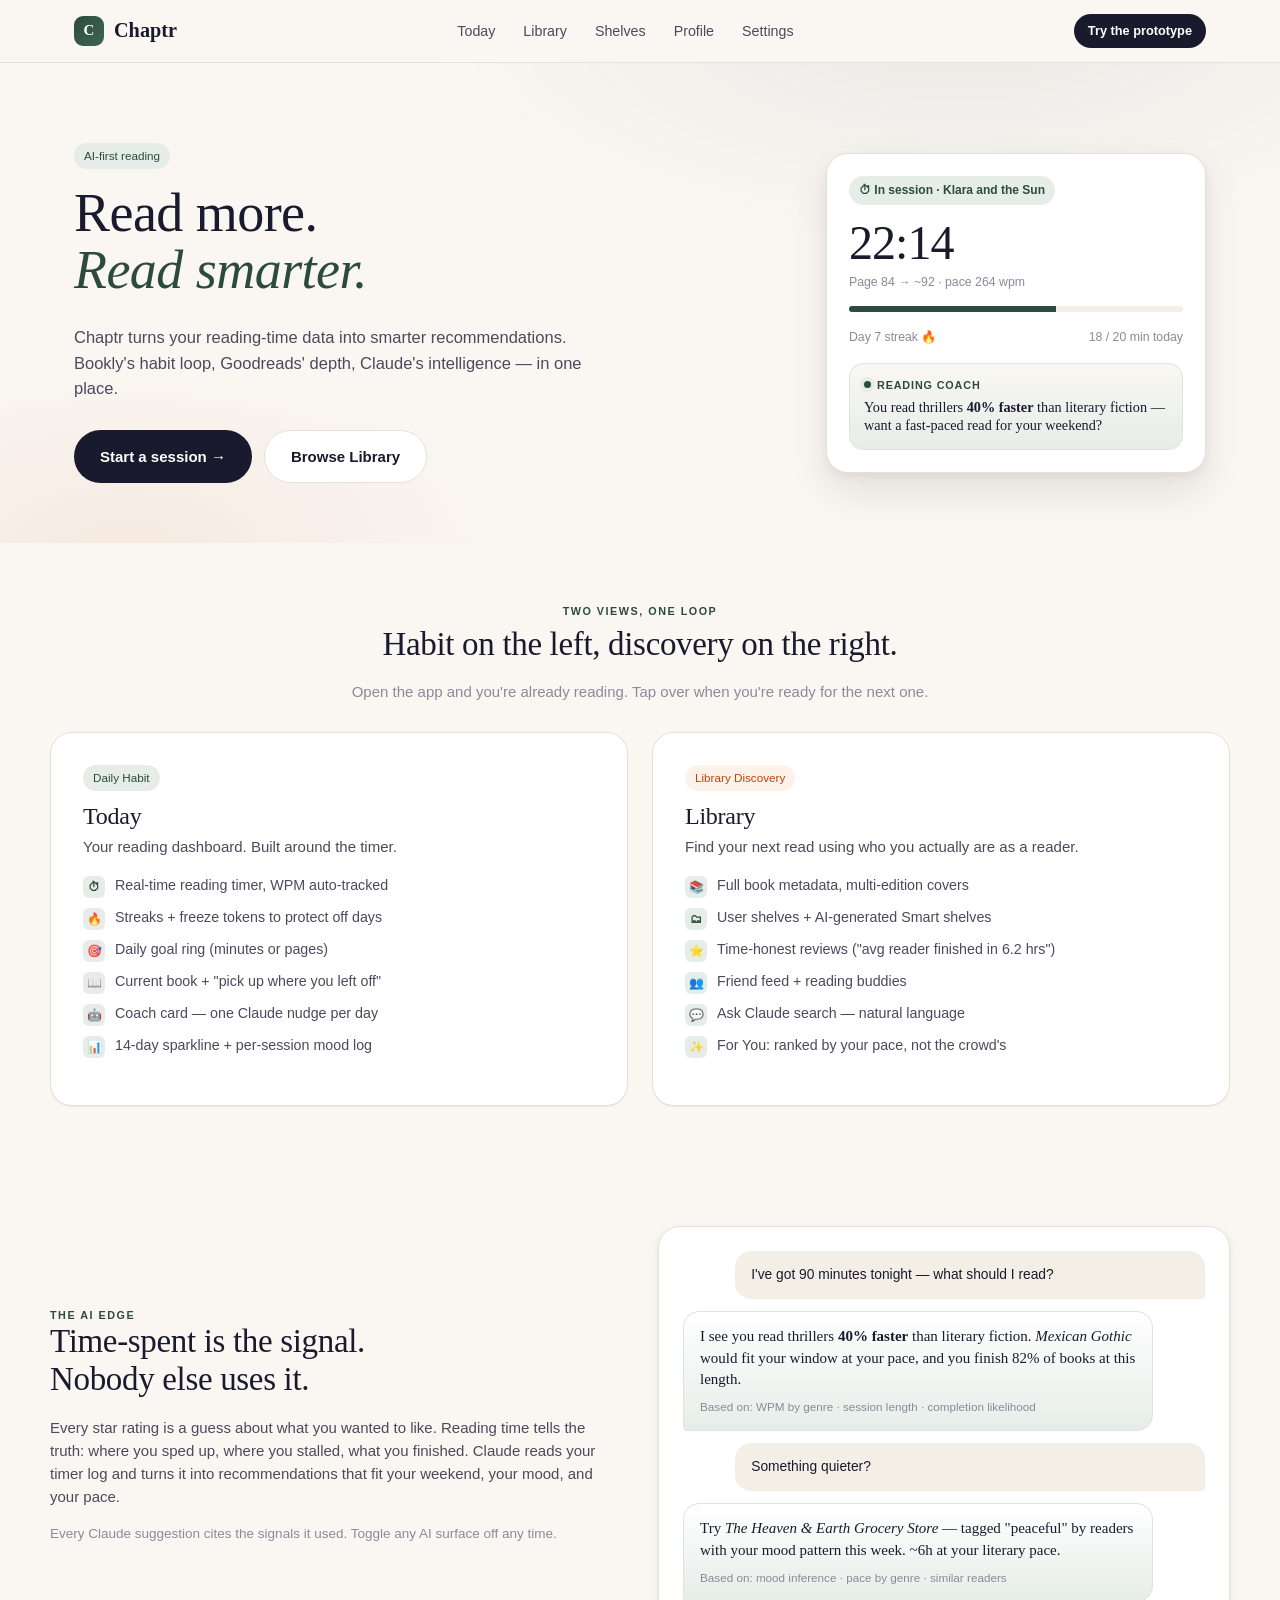
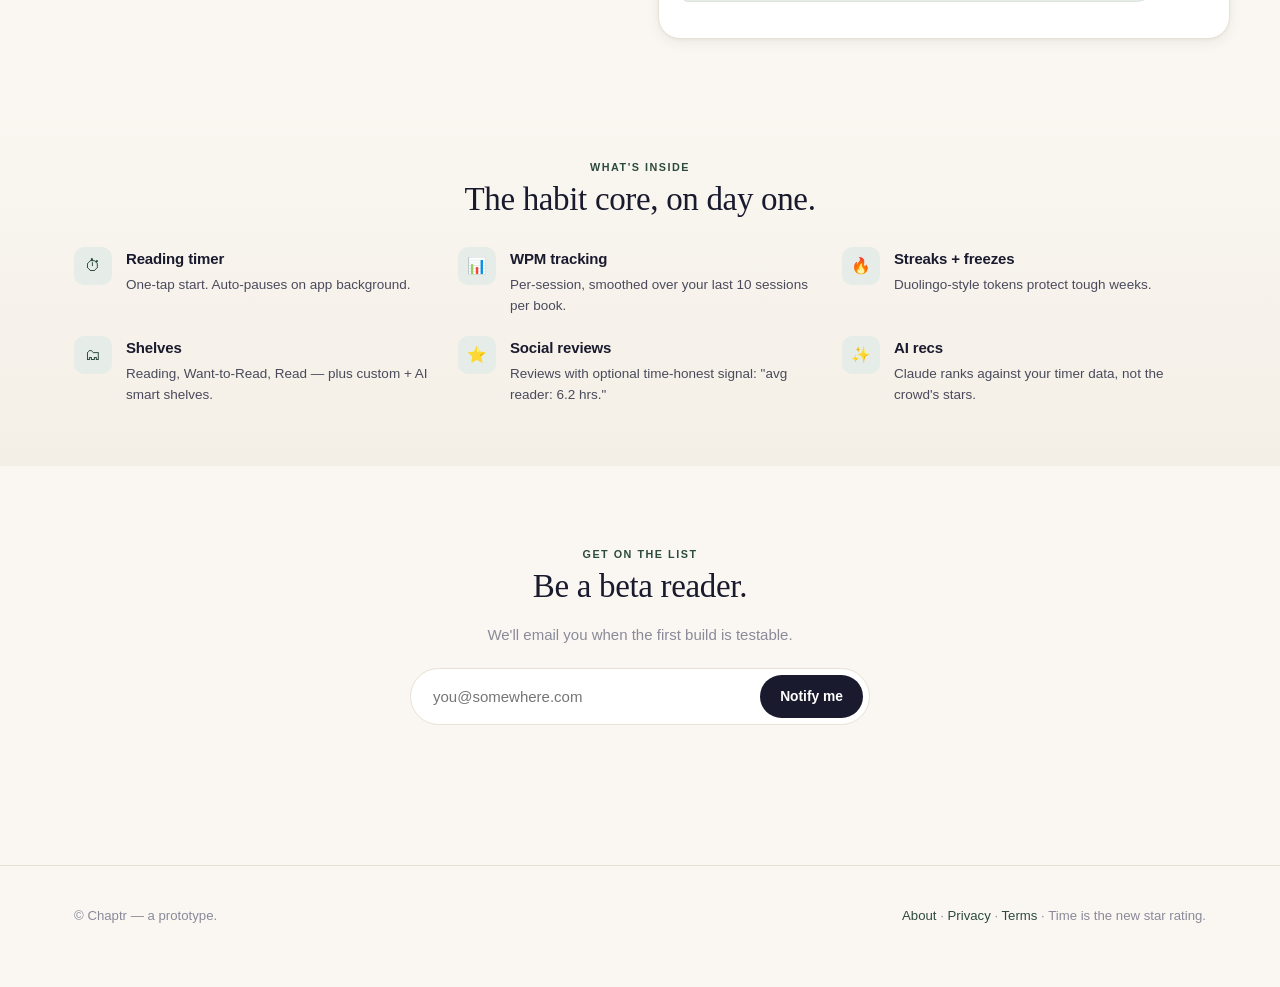
<file: index.html>
<!doctype html>
<html lang="en">
<head>
<meta charset="utf-8">
<meta name="viewport" content="width=device-width, initial-scale=1, viewport-fit=cover">
<meta name="theme-color" content="#FAF7F2">
<meta http-equiv="Content-Security-Policy" content="default-src 'self'; script-src 'self' 'unsafe-inline' https://*.clerk.accounts.dev https://clerk.accounts.dev https://static.cloudflareinsights.com; style-src 'self' 'unsafe-inline' https://fonts.googleapis.com; font-src 'self' https://fonts.gstatic.com; img-src 'self' data: blob: https://covers.openlibrary.org https://ia.openlibrary.org; connect-src 'self' https://chaptr-ask.isiah-williams.workers.dev https://*.clerk.accounts.dev https://clerk.accounts.dev https://openlibrary.org https://covers.openlibrary.org https://cloudflareinsights.com https://api.clerk.com; frame-src https://*.clerk.accounts.dev https://challenges.cloudflare.com https://appleid.apple.com https://accounts.google.com; object-src 'none'; base-uri 'self'; form-action 'self' https://*.clerk.accounts.dev https://appleid.apple.com https://accounts.google.com; upgrade-insecure-requests"><meta name="referrer" content="strict-origin-when-cross-origin"><meta http-equiv="X-Content-Type-Options" content="nosniff">
<link rel="manifest" href="manifest.json">
<link rel="icon" type="image/svg+xml" href="icon.svg">
<link rel="apple-touch-icon" href="icon.svg">
<meta name="apple-mobile-web-app-capable" content="yes">
<meta name="apple-mobile-web-app-status-bar-style" content="default">
<meta name="apple-mobile-web-app-title" content="Chaptr">
<meta name="mobile-web-app-capable" content="yes">
<title>Chaptr · Read more, read smarter.</title>
<meta name="description" content="An AI-first reading app — Goodreads' depth, Bookly's habit loop, Claude's intelligence.">
<link rel="preconnect" href="https://fonts.googleapis.com">
<link rel="preconnect" href="https://fonts.gstatic.com" crossorigin>
<link href="https://fonts.googleapis.com/css2?family=Fraunces:opsz,wght@9..144,400;9..144,500;9..144,600;9..144,700&family=Inter:wght@400;500;600;700&display=swap" rel="stylesheet">
<link rel="stylesheet" href="styles.css?v=8">
<style>
  .hero {
    padding: 80px 0 60px; position: relative;
    background:
      radial-gradient(900px 380px at 75% -10%, rgba(45,74,62,.08), transparent 60%),
      radial-gradient(700px 320px at 10% 100%, rgba(194,65,12,.07), transparent 60%);
  }
  .hero-grid { display: grid; grid-template-columns: 1.15fr 1fr; gap: 56px; align-items: center; }
  @media (max-width: 880px) { .hero-grid { grid-template-columns: 1fr; } }
  .hero h1 .accent { color: var(--primary); font-style: italic; }
  .hero .sub { font-size: 1.1rem; color: var(--ink-2); max-width: 540px; margin-bottom: 28px; }
  .hero .cta-row { display: flex; gap: 12px; flex-wrap: wrap; }

  .hero-mock {
    background: var(--surface); border-radius: var(--r-lg); padding: 22px;
    box-shadow: var(--shadow-lg); border: 1px solid var(--border);
    position: relative; max-width: 380px; margin-left: auto;
  }
  .hero-mock h3 { margin: 0 0 8px; font-size: 1.05rem; }
  .hero-mock .timer { font-family: var(--serif); font-size: 3.2rem; line-height: 1; letter-spacing: -.02em; }
  .hero-mock .meta { font-size: .82rem; color: var(--ink-3); margin: 6px 0 14px; }
  .hero-mock .bar { height: 6px; background: var(--surface-2); border-radius: var(--r-pill); margin-bottom: 16px; overflow: hidden; }
  .hero-mock .bar span { display: block; width: 62%; height: 100%; background: var(--primary); }
  .hero-mock .chip {
    display: inline-flex; align-items: center; gap: 6px;
    background: var(--primary-tint); color: var(--primary);
    padding: 5px 10px; border-radius: var(--r-pill); font-size: .8rem; font-weight: 600;
  }
  .hero-mock .coach-mini {
    margin-top: 16px; padding: 14px; background: linear-gradient(180deg, var(--bg), var(--primary-tint));
    border-radius: var(--r-md); border: 1px solid #DCE5DE;
    font-family: var(--serif); font-size: .95rem; line-height: 1.3;
  }
  .hero-mock .coach-mini .who { font-family: var(--sans); font-size: .72rem; color: var(--primary); font-weight: 600; letter-spacing: .08em; text-transform: uppercase; margin-bottom: 6px; display:flex; align-items:center; gap:6px; }
  .hero-mock .coach-mini .dot { width:7px; height:7px; border-radius:999px; background: var(--primary); box-shadow: 0 0 0 4px var(--primary-tint); }

  /* two-view */
  .two-view { padding: 60px 0; }
  .two-view-grid { display: grid; grid-template-columns: 1fr 1fr; gap: 24px; margin-top: 28px; }
  @media (max-width: 880px) { .two-view-grid { grid-template-columns: 1fr; } }
  .view-card { padding: 32px; border-radius: var(--r-lg); }
  .view-card h3 { font-size: 1.6rem; margin-bottom: 4px; }
  .view-card .lead { color: var(--ink-2); margin-bottom: 18px; }
  .view-card ul { padding: 0; list-style: none; display: grid; gap: 10px; }
  .view-card li {
    display: grid; grid-template-columns: 22px 1fr; gap: 10px;
    align-items: start; font-size: .95rem; color: var(--ink-2); line-height: 1.4;
  }
  .view-card .icon {
    width: 22px; height: 22px; border-radius: 6px;
    background: var(--primary-tint); color: var(--primary);
    display: grid; place-items: center; font-size: .8rem; font-weight: 700;
  }

  /* ai demo */
  .ai-demo { padding: 60px 0; }
  .demo-grid { display: grid; grid-template-columns: 1fr 1fr; gap: 36px; align-items: center; }
  @media (max-width: 880px) { .demo-grid { grid-template-columns: 1fr; } }
  .chat-mock {
    background: var(--surface); border: 1px solid var(--border); border-radius: var(--r-lg);
    padding: 24px; box-shadow: var(--shadow-md);
  }
  .chat-bubble {
    padding: 14px 16px; border-radius: 16px; margin-bottom: 12px;
    max-width: 90%; line-height: 1.45;
  }
  .chat-bubble.user { background: var(--surface-2); color: var(--ink); margin-left: auto; border-bottom-right-radius: 4px; font-size: .92rem; }
  .chat-bubble.claude { background: linear-gradient(180deg, #FFF, var(--primary-tint)); border: 1px solid #DCE5DE; border-bottom-left-radius: 4px; font-family: var(--serif); }
  .chat-bubble.claude .small { font-family: var(--sans); display: block; margin-top: 8px; font-size: .78rem; color: var(--ink-3); }

  /* features */
  .features { padding: 60px 0; background: linear-gradient(180deg, transparent, var(--surface-2)); }
  .feat-grid { display: grid; grid-template-columns: repeat(3, 1fr); gap: 20px; margin-top: 28px; }
  @media (max-width: 880px) { .feat-grid { grid-template-columns: 1fr 1fr; } }
  @media (max-width: 560px) { .feat-grid { grid-template-columns: 1fr; } }
  .feat { display: flex; gap: 14px; align-items: flex-start; }
  .feat .icon-circle {
    width: 38px; height: 38px; border-radius: 10px;
    background: var(--primary-tint); color: var(--primary);
    display: grid; place-items: center; font-size: 1.05rem; flex-shrink: 0;
  }
  .feat h4 { font-family: var(--sans); font-size: 1rem; font-weight: 600; margin: 0 0 4px; }
  .feat p { font-size: .9rem; color: var(--ink-2); margin: 0; }

  /* cta */
  .end-cta { padding: 80px 0 60px; text-align: center; }
  .signup {
    display: flex; gap: 8px; max-width: 460px; margin: 22px auto 0;
    background: var(--surface); border: 1px solid var(--border); border-radius: var(--r-pill);
    padding: 6px;
  }
  .signup input { flex: 1; padding: 10px 16px; border: 0; background: transparent; font: inherit; color: var(--ink); }
  .signup input:focus { outline: 0; }
</style>
</head>
<body>

<nav class="nav">
  <div class="container nav-inner">
    <a class="brand" href="index.html">
      <span class="brand-mark">C</span> Chaptr
    </a>
    <div class="nav-links">
      <a href="today.html">Today</a>
      <a href="library.html">Library</a>
      <a href="shelves.html">Shelves</a>
      <a href="profile.html">Profile</a>
      <a href="settings.html">Settings</a>
    </div>
    <div class="nav-cta">
      <a href="today.html" class="btn btn-primary btn-sm">Try the prototype</a>
    </div>
  </div>
</nav>

<header class="hero">
  <div class="container hero-grid">
    <div>
      <span class="pill pill-primary">AI-first reading</span>
      <h1 style="margin-top:16px;">Read more.<br><span class="accent">Read smarter.</span></h1>
      <p class="sub">Chaptr turns your reading-time data into smarter recommendations. Bookly's habit loop, Goodreads' depth, Claude's intelligence — in one place.</p>
      <div class="cta-row">
        <a href="today.html" class="btn btn-primary btn-lg">Start a session →</a>
        <a href="library.html" class="btn btn-outline btn-lg">Browse Library</a>
      </div>
    </div>
    <div class="hero-mock">
      <span class="chip">⏱ In session · Klara and the Sun</span>
      <div class="timer" style="margin-top:14px;">22:14</div>
      <div class="meta">Page 84 → ~92 · pace 264 wpm</div>
      <div class="bar"><span></span></div>
      <div class="row between" style="font-size:.82rem; color:var(--ink-3);">
        <span>Day 7 streak 🔥</span><span>18 / 20 min today</span>
      </div>
      <div class="coach-mini">
        <div class="who"><span class="dot"></span> Reading Coach</div>
        You read thrillers <strong>40% faster</strong> than literary fiction — want a fast-paced read for your weekend?
      </div>
    </div>
  </div>
</header>

<section class="two-view container">
  <div style="text-align:center; max-width:640px; margin:0 auto;">
    <div class="eyebrow">Two views, one loop</div>
    <h2 style="margin-top:6px;">Habit on the left, discovery on the right.</h2>
    <p class="muted">Open the app and you're already reading. Tap over when you're ready for the next one.</p>
  </div>
  <div class="two-view-grid">
    <div class="card view-card">
      <span class="pill pill-primary">Daily Habit</span>
      <h3 style="margin-top:10px;">Today</h3>
      <p class="lead">Your reading dashboard. Built around the timer.</p>
      <ul>
        <li><span class="icon">⏱</span> Real-time reading timer, WPM auto-tracked</li>
        <li><span class="icon">🔥</span> Streaks + freeze tokens to protect off days</li>
        <li><span class="icon">🎯</span> Daily goal ring (minutes or pages)</li>
        <li><span class="icon">📖</span> Current book + "pick up where you left off"</li>
        <li><span class="icon">🤖</span> Coach card — one Claude nudge per day</li>
        <li><span class="icon">📊</span> 14-day sparkline + per-session mood log</li>
      </ul>
    </div>
    <div class="card view-card">
      <span class="pill pill-accent">Library Discovery</span>
      <h3 style="margin-top:10px;">Library</h3>
      <p class="lead">Find your next read using who you actually are as a reader.</p>
      <ul>
        <li><span class="icon">📚</span> Full book metadata, multi-edition covers</li>
        <li><span class="icon">🗂</span> User shelves + AI-generated Smart shelves</li>
        <li><span class="icon">⭐</span> Time-honest reviews ("avg reader finished in 6.2 hrs")</li>
        <li><span class="icon">👥</span> Friend feed + reading buddies</li>
        <li><span class="icon">💬</span> Ask Claude search — natural language</li>
        <li><span class="icon">✨</span> For You: ranked by your pace, not the crowd's</li>
      </ul>
    </div>
  </div>
</section>

<section class="ai-demo container">
  <div class="demo-grid">
    <div>
      <div class="eyebrow">The AI edge</div>
      <h2>Time-spent is the signal.<br>Nobody else uses it.</h2>
      <p>Every star rating is a guess about what you wanted to like. Reading time tells the truth: where you sped up, where you stalled, what you finished. Claude reads your timer log and turns it into recommendations that fit your weekend, your mood, and your pace.</p>
      <p class="muted" style="font-size:.9rem;">Every Claude suggestion cites the signals it used. Toggle any AI surface off any time.</p>
    </div>
    <div class="chat-mock">
      <div class="chat-bubble user">I've got 90 minutes tonight — what should I read?</div>
      <div class="chat-bubble claude">
        I see you read thrillers <strong>40% faster</strong> than literary fiction. <em>Mexican Gothic</em> would fit your window at your pace, and you finish 82% of books at this length.
        <span class="small">Based on: WPM by genre · session length · completion likelihood</span>
      </div>
      <div class="chat-bubble user">Something quieter?</div>
      <div class="chat-bubble claude">
        Try <em>The Heaven & Earth Grocery Store</em> — tagged "peaceful" by readers with your mood pattern this week. ~6h at your literary pace.
        <span class="small">Based on: mood inference · pace by genre · similar readers</span>
      </div>
    </div>
  </div>
</section>

<section class="features" id="features">
  <div class="container">
    <div style="text-align:center; max-width:640px; margin:0 auto;">
      <div class="eyebrow">What's inside</div>
      <h2 style="margin-top:6px;">The habit core, on day one.</h2>
    </div>
    <div class="feat-grid">
      <div class="feat"><div class="icon-circle">⏱</div><div><h4>Reading timer</h4><p>One-tap start. Auto-pauses on app background.</p></div></div>
      <div class="feat"><div class="icon-circle">📊</div><div><h4>WPM tracking</h4><p>Per-session, smoothed over your last 10 sessions per book.</p></div></div>
      <div class="feat"><div class="icon-circle">🔥</div><div><h4>Streaks + freezes</h4><p>Duolingo-style tokens protect tough weeks.</p></div></div>
      <div class="feat"><div class="icon-circle">🗂</div><div><h4>Shelves</h4><p>Reading, Want-to-Read, Read — plus custom + AI smart shelves.</p></div></div>
      <div class="feat"><div class="icon-circle">⭐</div><div><h4>Social reviews</h4><p>Reviews with optional time-honest signal: "avg reader: 6.2 hrs."</p></div></div>
      <div class="feat"><div class="icon-circle">✨</div><div><h4>AI recs</h4><p>Claude ranks against your timer data, not the crowd's stars.</p></div></div>
    </div>
  </div>
</section>

<section class="end-cta container">
  <div class="eyebrow">Get on the list</div>
  <h2 style="margin-top:6px;">Be a beta reader.</h2>
  <p class="muted">We'll email you when the first build is testable.</p>
  <form class="signup" onsubmit="event.preventDefault(); this.querySelector('button').textContent='Thanks 🙌'; this.querySelector('input').value='';">
    <input type="email" placeholder="you@somewhere.com" required>
    <button class="btn btn-primary" type="submit">Notify me</button>
  </form>
</section>

<footer class="footer">
  <div class="container row">
    <span>© Chaptr — a prototype.</span>
    <span class="muted"><a href="about.html">About</a> · <a href="privacy.html">Privacy</a> · <a href="terms.html">Terms</a> · Time is the new star rating.</span>
  </div>
</footer>

<script src="app.js?v=51"></script>
<!-- Cloudflare Web Analytics (privacy-friendly, no cookies) -->
<script defer src="https://static.cloudflareinsights.com/beacon.min.js" data-cf-beacon='{"token": "a58f9965e72a49edbb8fab97534f1751"}'></script>
</body>
</html>
</file>
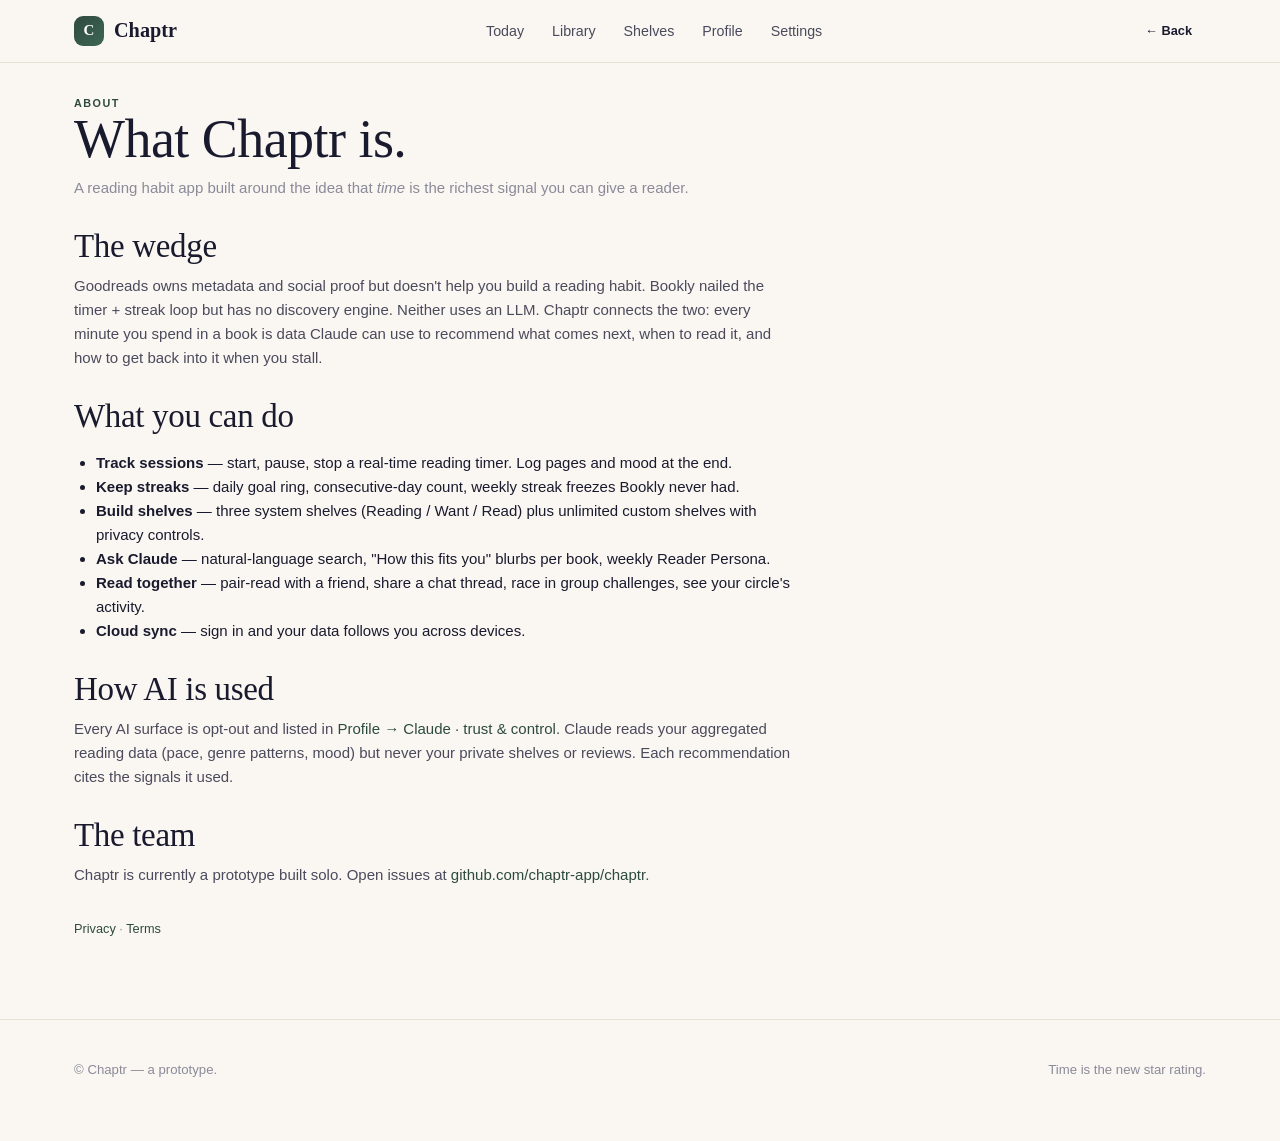
<file: about.html>
<!doctype html>
<html lang="en">
<head>
<meta charset="utf-8">
<meta name="viewport" content="width=device-width, initial-scale=1, viewport-fit=cover">
<meta name="theme-color" content="#FAF7F2">
<meta http-equiv="Content-Security-Policy" content="default-src 'self'; script-src 'self' 'unsafe-inline' https://*.clerk.accounts.dev https://clerk.accounts.dev https://static.cloudflareinsights.com; style-src 'self' 'unsafe-inline' https://fonts.googleapis.com; font-src 'self' https://fonts.gstatic.com; img-src 'self' data: blob: https://covers.openlibrary.org https://ia.openlibrary.org; connect-src 'self' https://chaptr-ask.isiah-williams.workers.dev https://*.clerk.accounts.dev https://clerk.accounts.dev https://openlibrary.org https://covers.openlibrary.org https://cloudflareinsights.com https://api.clerk.com; frame-src https://*.clerk.accounts.dev https://challenges.cloudflare.com https://appleid.apple.com https://accounts.google.com; object-src 'none'; base-uri 'self'; form-action 'self' https://*.clerk.accounts.dev https://appleid.apple.com https://accounts.google.com; upgrade-insecure-requests"><meta name="referrer" content="strict-origin-when-cross-origin"><meta http-equiv="X-Content-Type-Options" content="nosniff">
<link rel="manifest" href="manifest.json">
<link rel="icon" type="image/svg+xml" href="icon.svg">
<link rel="apple-touch-icon" href="icon.svg">
<meta name="apple-mobile-web-app-capable" content="yes">
<meta name="apple-mobile-web-app-status-bar-style" content="default">
<meta name="apple-mobile-web-app-title" content="Chaptr">
<title>About · Chaptr</title>
<link rel="preconnect" href="https://fonts.googleapis.com">
<link rel="preconnect" href="https://fonts.gstatic.com" crossorigin>
<link href="https://fonts.googleapis.com/css2?family=Fraunces:opsz,wght@9..144,400;9..144,500;9..144,600&family=Inter:wght@400;500;600;700&display=swap" rel="stylesheet">
<link rel="stylesheet" href="styles.css?v=8">
<style>
  .doc { max-width: 720px; margin: 32px 0 80px; }
  .doc h1 { margin: 0 0 8px; }
  .doc .lead { color: var(--ink-3); margin-bottom: 24px; }
  .doc h2 { margin: 28px 0 8px; }
  .doc p { line-height: 1.6; }
  .doc ul { line-height: 1.6; padding-left: 22px; }
</style>
</head>
<body>

<nav class="nav">
  <div class="container nav-inner">
    <a class="brand" href="index.html"><span class="brand-mark">C</span> Chaptr</a>
    <div class="nav-links">
      <a href="today.html">Today</a>
      <a href="library.html">Library</a>
      <a href="shelves.html">Shelves</a>
      <a href="profile.html">Profile</a>
      <a href="settings.html">Settings</a>
    </div>
    <div class="nav-cta"><a href="today.html" class="btn btn-ghost btn-sm hide-sm">← Back</a></div>
  </div>
</nav>

<main class="container">
  <section class="doc">
    <div class="eyebrow">About</div>
    <h1>What Chaptr is.</h1>
    <p class="lead">A reading habit app built around the idea that <em>time</em> is the richest signal you can give a reader.</p>

    <h2>The wedge</h2>
    <p>Goodreads owns metadata and social proof but doesn't help you build a reading habit. Bookly nailed the timer + streak loop but has no discovery engine. Neither uses an LLM. Chaptr connects the two: every minute you spend in a book is data Claude can use to recommend what comes next, when to read it, and how to get back into it when you stall.</p>

    <h2>What you can do</h2>
    <ul>
      <li><strong>Track sessions</strong> — start, pause, stop a real-time reading timer. Log pages and mood at the end.</li>
      <li><strong>Keep streaks</strong> — daily goal ring, consecutive-day count, weekly streak freezes Bookly never had.</li>
      <li><strong>Build shelves</strong> — three system shelves (Reading / Want / Read) plus unlimited custom shelves with privacy controls.</li>
      <li><strong>Ask Claude</strong> — natural-language search, "How this fits you" blurbs per book, weekly Reader Persona.</li>
      <li><strong>Read together</strong> — pair-read with a friend, share a chat thread, race in group challenges, see your circle's activity.</li>
      <li><strong>Cloud sync</strong> — sign in and your data follows you across devices.</li>
    </ul>

    <h2>How AI is used</h2>
    <p>Every AI surface is opt-out and listed in <a href="profile.html">Profile → Claude · trust & control</a>. Claude reads your aggregated reading data (pace, genre patterns, mood) but never your private shelves or reviews. Each recommendation cites the signals it used.</p>

    <h2>The team</h2>
    <p>Chaptr is currently a prototype built solo. Open issues at <a href="https://github.com/chaptr-app/chaptr">github.com/chaptr-app/chaptr</a>.</p>

    <p class="muted" style="margin-top:32px; font-size:.85rem;">
      <a href="privacy.html">Privacy</a> · <a href="terms.html">Terms</a>
    </p>
  </section>
</main>

<footer class="footer">
  <div class="container row">
    <span>© Chaptr — a prototype.</span>
    <span class="muted">Time is the new star rating.</span>
  </div>
</footer>

<script src="app.js?v=51"></script>
<!-- Cloudflare Web Analytics (privacy-friendly, no cookies) -->
<script defer src="https://static.cloudflareinsights.com/beacon.min.js" data-cf-beacon='{"token": "a58f9965e72a49edbb8fab97534f1751"}'></script>
</body>
</html>
</file>
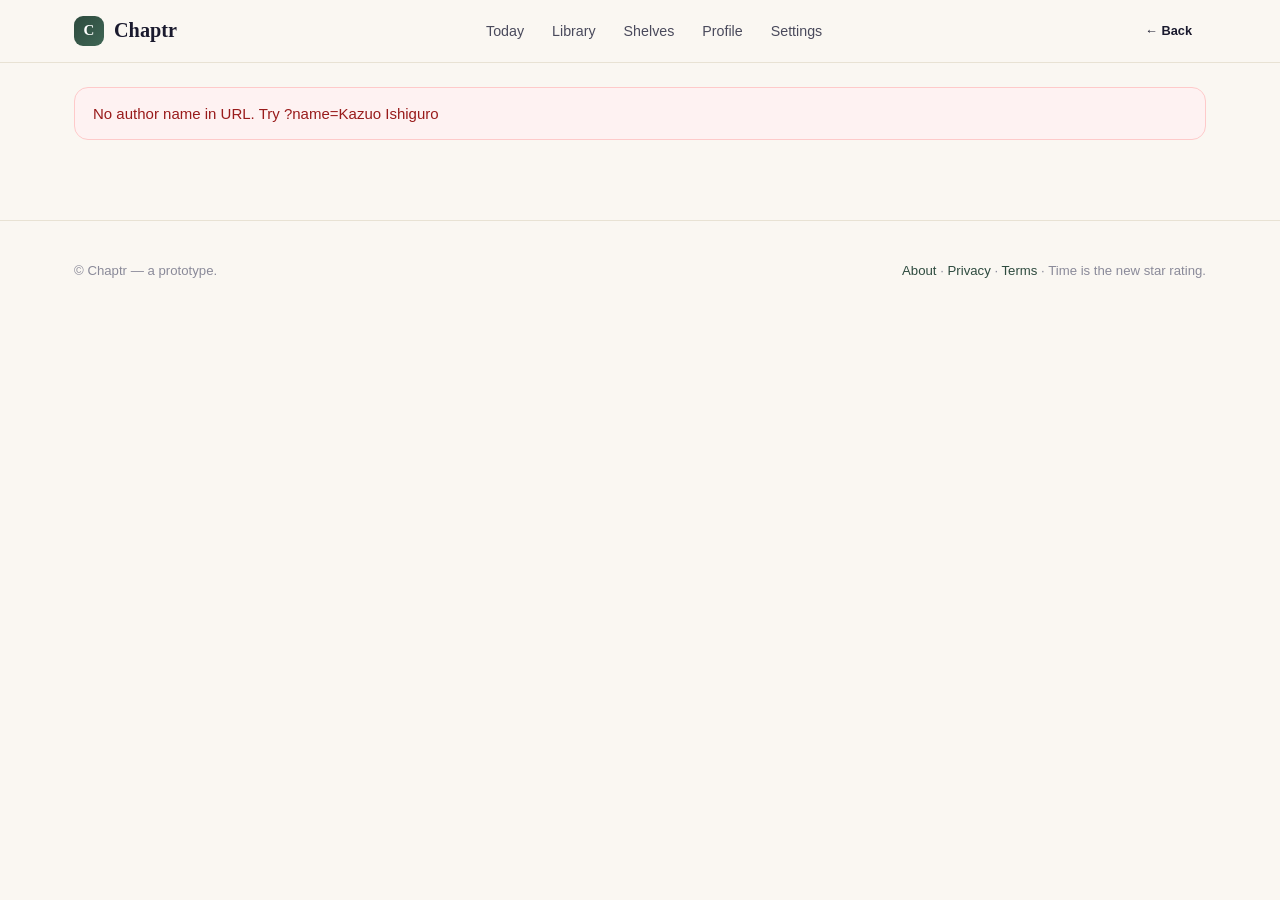
<file: author.html>
<!doctype html>
<html lang="en">
<head>
<meta charset="utf-8">
<meta name="viewport" content="width=device-width, initial-scale=1, viewport-fit=cover">
<meta name="theme-color" content="#FAF7F2">
<meta http-equiv="Content-Security-Policy" content="default-src 'self'; script-src 'self' 'unsafe-inline' https://*.clerk.accounts.dev https://clerk.accounts.dev https://static.cloudflareinsights.com; style-src 'self' 'unsafe-inline' https://fonts.googleapis.com; font-src 'self' https://fonts.gstatic.com; img-src 'self' data: blob: https://covers.openlibrary.org https://ia.openlibrary.org; connect-src 'self' https://chaptr-ask.isiah-williams.workers.dev https://*.clerk.accounts.dev https://clerk.accounts.dev https://openlibrary.org https://covers.openlibrary.org https://cloudflareinsights.com https://api.clerk.com; frame-src https://*.clerk.accounts.dev https://challenges.cloudflare.com https://appleid.apple.com https://accounts.google.com; object-src 'none'; base-uri 'self'; form-action 'self' https://*.clerk.accounts.dev https://appleid.apple.com https://accounts.google.com; upgrade-insecure-requests"><meta name="referrer" content="strict-origin-when-cross-origin"><meta http-equiv="X-Content-Type-Options" content="nosniff">
<link rel="manifest" href="manifest.json">
<link rel="icon" type="image/svg+xml" href="icon.svg">
<link rel="apple-touch-icon" href="icon.svg">
<meta name="apple-mobile-web-app-capable" content="yes">
<meta name="apple-mobile-web-app-status-bar-style" content="default">
<meta name="apple-mobile-web-app-title" content="Chaptr">
<meta name="mobile-web-app-capable" content="yes">
<title>Author · Chaptr</title>
<link rel="preconnect" href="https://fonts.googleapis.com">
<link rel="preconnect" href="https://fonts.gstatic.com" crossorigin>
<link href="https://fonts.googleapis.com/css2?family=Fraunces:opsz,wght@9..144,400;9..144,500;9..144,600&family=Inter:wght@400;500;600;700&display=swap" rel="stylesheet">
<link rel="stylesheet" href="styles.css?v=8">
<style>
  .a-head { display: grid; grid-template-columns: 140px 1fr; gap: 24px; align-items: start; margin-top: 32px; }
  @media (max-width: 720px) { .a-head { grid-template-columns: 96px 1fr; gap: 16px; } }
  .a-photo {
    width: 140px; height: 140px; border-radius: 999px;
    background-size: cover !important; background-position: center !important;
    box-shadow: var(--shadow-lg); flex-shrink: 0;
    display: grid; place-items: center;
    color: #FFF; font-family: var(--serif); font-size: 3rem; font-weight: 600;
  }
  @media (max-width: 720px) { .a-photo { width: 96px; height: 96px; font-size: 2rem; } }
  .a-name h1 { margin: 0 0 6px; font-size: clamp(1.8rem, 4vw, 2.6rem); }
  .a-name .meta { color: var(--ink-3); font-size: .92rem; }
  .a-bio { margin-top: 16px; color: var(--ink-2); font-size: .95rem; line-height: 1.5; max-width: 720px; }
  .a-bio.collapsed { max-height: 6em; overflow: hidden; mask-image: linear-gradient(180deg, #000 60%, transparent); -webkit-mask-image: linear-gradient(180deg, #000 60%, transparent); }
  .a-bio + .more-btn { background: none; border: 0; color: var(--primary); cursor: pointer; padding: 4px 0; font-size: .85rem; margin-top: 4px; }

  .a-section { margin-top: 32px; }
  .a-section h2 { margin: 0 0 12px; }

  .works-grid {
    display: grid; grid-template-columns: repeat(auto-fill, minmax(150px, 1fr)); gap: 16px; margin-top: 14px;
  }
  .work-card {
    background: var(--surface); border: 1px solid var(--border); border-radius: var(--r-md);
    padding: 12px; display: flex; flex-direction: column; gap: 8px; cursor: pointer;
    text-decoration: none; color: inherit;
    transition: transform .15s, box-shadow .15s;
  }
  .work-card:hover { transform: translateY(-2px); box-shadow: var(--shadow-md); color: inherit; }
  .work-card .cv {
    aspect-ratio: 2/3; border-radius: 4px; box-shadow: var(--shadow-sm);
    background-size: cover !important; background-position: center !important;
  }
  .work-card .t { font-family: var(--serif); font-size: .92rem; line-height: 1.2; }
  .work-card .y { font-size: .76rem; color: var(--ink-3); }

  .empty-state { padding: 30px 16px; text-align: center; color: var(--ink-3); border: 1px dashed var(--border); border-radius: var(--r-md); }
  .err-banner { background: #FEF2F2; color: #991B1B; border: 1px solid #FECACA; padding: 14px 18px; border-radius: var(--r-md); margin: 24px 0; }
</style>
</head>
<body>

<nav class="nav">
  <div class="container nav-inner">
    <a class="brand" href="index.html"><span class="brand-mark">C</span> Chaptr</a>
    <div class="nav-links">
      <a href="today.html">Today</a>
      <a href="library.html">Library</a>
      <a href="shelves.html">Shelves</a>
      <a href="profile.html">Profile</a>
      <a href="settings.html">Settings</a>
    </div>
    <div class="nav-cta">
      <a href="library.html" class="btn btn-ghost btn-sm hide-sm">← Back</a>
    </div>
  </div>
</nav>

<main class="container">
  <div id="authorMain" style="display:none;">
    <section class="a-head">
      <div class="a-photo" id="aPhoto">–</div>
      <div class="a-name">
        <h1 id="aName">Author</h1>
        <div class="meta" id="aMeta"></div>
        <div id="aBioWrap" style="display:none;">
          <div class="a-bio collapsed" id="aBio"></div>
          <button class="more-btn" id="aMoreBtn">Read more</button>
        </div>
      </div>
    </section>
    <section class="a-section">
      <div class="eyebrow">Works · OpenLibrary</div>
      <h2>By this author.</h2>
      <div id="aWorks"></div>
    </section>
  </div>
  <div id="authorError" class="err-banner" style="display:none;"></div>
</main>

<footer class="footer">
  <div class="container row">
    <span>© Chaptr — a prototype.</span>
    <span class="muted"><a href="about.html">About</a> · <a href="privacy.html">Privacy</a> · <a href="terms.html">Terms</a> · Time is the new star rating.</span>
  </div>
</footer>

<script src="app.js?v=51"></script>
<script>
  const { hashHue } = window.Chaptr;
  const params = new URLSearchParams(location.search);
  const name = (params.get('name') || '').trim();

  function showError(msg) {
    document.getElementById('authorError').style.display = '';
    document.getElementById('authorError').textContent = msg;
  }
  function escapeHtml(s) { return String(s || '').replace(/[&<>"']/g, c => ({'&':'&amp;','<':'&lt;','>':'&gt;','"':'&quot;',"'":'&#39;'}[c])); }
  function initialsOf(n) {
    const parts = (n || 'R').trim().split(/\s+/);
    if (parts.length >= 2) return (parts[0][0] + parts[parts.length - 1][0]).toUpperCase();
    return n.slice(0, 2).toUpperCase();
  }

  async function bootstrap() {
    if (!name) { showError('No author name in URL. Try ?name=Kazuo Ishiguro'); return; }
    document.title = name + ' · Chaptr';
    document.getElementById('authorMain').style.display = '';
    document.getElementById('aName').textContent = name;
    const photo = document.getElementById('aPhoto');
    const hue = hashHue(name);
    photo.style.background = `linear-gradient(135deg, hsl(${hue},45%,40%), hsl(${(hue+40)%360},55%,55%))`;
    photo.textContent = initialsOf(name);

    // 1. Search OpenLibrary for the author
    try {
      const resp = await fetch('https://openlibrary.org/search/authors.json?q=' + encodeURIComponent(name) + '&limit=5');
      const data = await resp.json();
      const matches = data.docs || [];
      const top = matches[0];
      if (!top) {
        document.getElementById('aMeta').textContent = 'No OpenLibrary match found.';
        renderEmptyWorks();
        return;
      }
      const olid = top.key; // e.g. OL12345A
      document.getElementById('aMeta').textContent =
        (top.birth_date ? `b. ${top.birth_date}` : '') +
        (top.death_date ? ` · d. ${top.death_date}` : '') +
        (top.work_count ? ` · ${top.work_count} works on OpenLibrary` : '');

      // 2. Fetch author detail (for bio + photo)
      try {
        const aResp = await fetch(`https://openlibrary.org/authors/${olid}.json`);
        const aData = await aResp.json();
        const bio = typeof aData.bio === 'string' ? aData.bio : aData.bio?.value;
        if (bio) {
          document.getElementById('aBioWrap').style.display = '';
          document.getElementById('aBio').textContent = bio;
        }
        if (aData.photos && aData.photos[0] && aData.photos[0] > 0) {
          photo.style.background = `center/cover no-repeat url("https://covers.openlibrary.org/a/id/${aData.photos[0]}-L.jpg")`;
          photo.textContent = '';
        }
      } catch {}

      // 3. Fetch their works
      const wResp = await fetch(`https://openlibrary.org/authors/${olid}/works.json?limit=24`);
      const wData = await wResp.json();
      const works = (wData.entries || []).filter(w => w.title);
      renderWorks(works);
    } catch (e) {
      showError('Could not reach OpenLibrary: ' + e.message);
    }
  }

  function renderEmptyWorks() {
    document.getElementById('aWorks').innerHTML = '<div class="empty-state">No works to show.</div>';
  }
  function renderWorks(works) {
    const wrap = document.getElementById('aWorks');
    if (!works.length) { renderEmptyWorks(); return; }
    wrap.innerHTML = `<div class="works-grid">${works.map((w, i) => {
      const coverId = w.covers && w.covers[0];
      const coverUrl = coverId ? `https://covers.openlibrary.org/b/id/${coverId}-M.jpg` : null;
      const yr = w.first_publish_date || '';
      const href = `book.html?title=${encodeURIComponent(w.title)}&author=${encodeURIComponent(name)}`;
      const bg = coverUrl
        ? `center/cover no-repeat url("${coverUrl}")`
        : `linear-gradient(135deg, hsl(${hashHue(w.title)},45%,35%), hsl(${(hashHue(w.title)+40)%360},55%,55%))`;
      return `<a class="work-card" href="${href}">
        <div class="cv" style="background:${bg};"></div>
        <div class="t">${escapeHtml(w.title)}</div>
        <div class="y">${escapeHtml(yr)}</div>
      </a>`;
    }).join('')}</div>`;
  }

  document.getElementById('aMoreBtn').addEventListener('click', () => {
    const bio = document.getElementById('aBio');
    const btn = document.getElementById('aMoreBtn');
    if (bio.classList.contains('collapsed')) { bio.classList.remove('collapsed'); btn.textContent = 'Show less'; }
    else { bio.classList.add('collapsed'); btn.textContent = 'Read more'; }
  });

  bootstrap();
</script>
<!-- Cloudflare Web Analytics (privacy-friendly, no cookies) -->
<script defer src="https://static.cloudflareinsights.com/beacon.min.js" data-cf-beacon='{"token": "a58f9965e72a49edbb8fab97534f1751"}'></script>
</body>
</html>
</file>
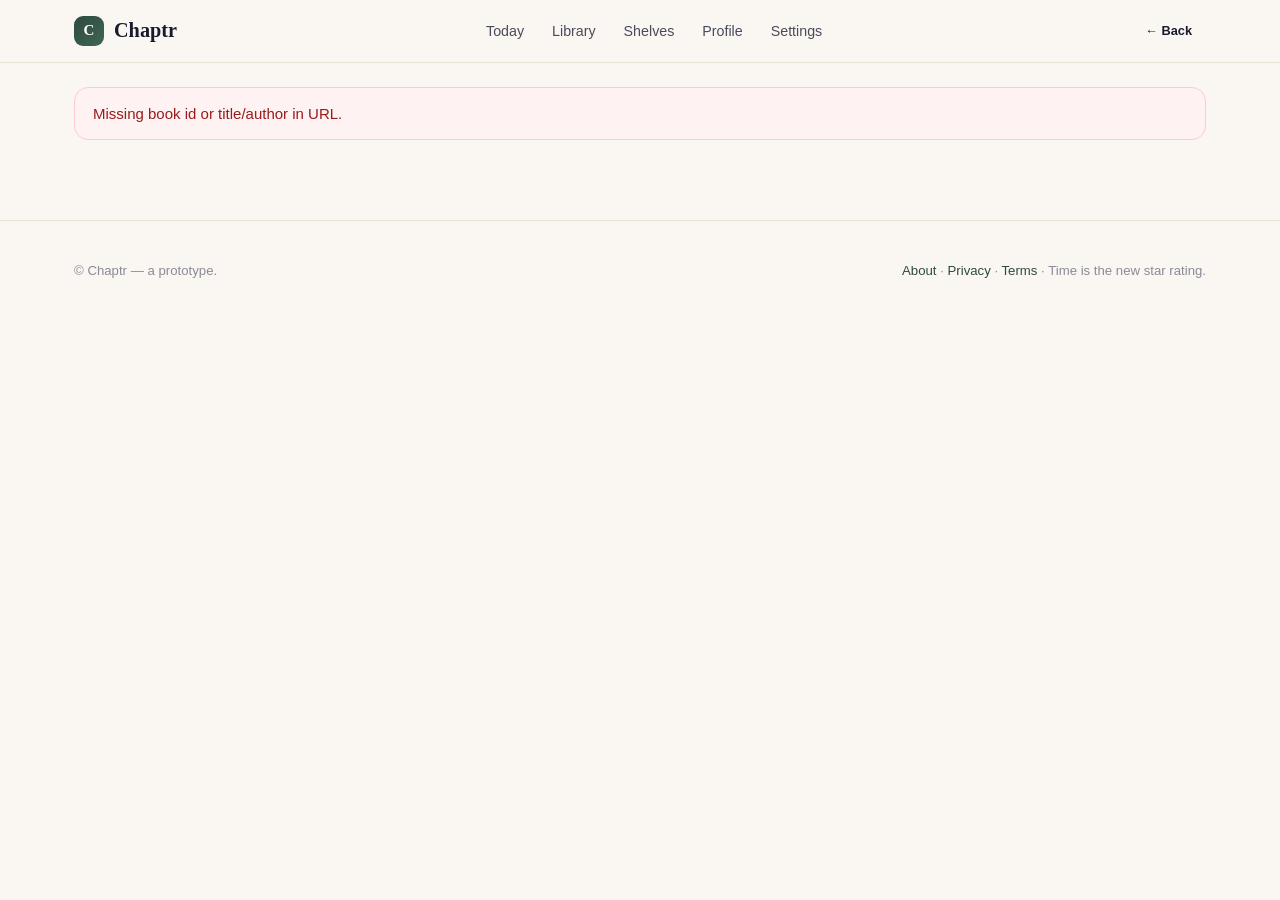
<file: book.html>
<!doctype html>
<html lang="en">
<head>
<meta charset="utf-8">
<meta name="viewport" content="width=device-width, initial-scale=1, viewport-fit=cover">
<meta name="theme-color" content="#FAF7F2">
<meta http-equiv="Content-Security-Policy" content="default-src 'self'; script-src 'self' 'unsafe-inline' https://*.clerk.accounts.dev https://clerk.accounts.dev https://static.cloudflareinsights.com; style-src 'self' 'unsafe-inline' https://fonts.googleapis.com; font-src 'self' https://fonts.gstatic.com; img-src 'self' data: blob: https://covers.openlibrary.org https://ia.openlibrary.org; connect-src 'self' https://chaptr-ask.isiah-williams.workers.dev https://*.clerk.accounts.dev https://clerk.accounts.dev https://openlibrary.org https://covers.openlibrary.org https://cloudflareinsights.com https://api.clerk.com; frame-src https://*.clerk.accounts.dev https://challenges.cloudflare.com https://appleid.apple.com https://accounts.google.com; object-src 'none'; base-uri 'self'; form-action 'self' https://*.clerk.accounts.dev https://appleid.apple.com https://accounts.google.com; upgrade-insecure-requests"><meta name="referrer" content="strict-origin-when-cross-origin"><meta http-equiv="X-Content-Type-Options" content="nosniff">
<link rel="manifest" href="manifest.json">
<link rel="icon" type="image/svg+xml" href="icon.svg">
<link rel="apple-touch-icon" href="icon.svg">
<meta name="apple-mobile-web-app-capable" content="yes">
<meta name="apple-mobile-web-app-status-bar-style" content="default">
<meta name="apple-mobile-web-app-title" content="Chaptr">
<meta name="mobile-web-app-capable" content="yes">
<title>Book · Chaptr</title>
<link rel="preconnect" href="https://fonts.googleapis.com">
<link rel="preconnect" href="https://fonts.gstatic.com" crossorigin>
<link href="https://fonts.googleapis.com/css2?family=Fraunces:opsz,wght@9..144,400;9..144,500;9..144,600&family=Inter:wght@400;500;600;700&display=swap" rel="stylesheet">
<link rel="stylesheet" href="styles.css?v=8">
<style>
  .b-hero { display: grid; grid-template-columns: 200px 1fr; gap: 28px; margin-top: 32px; align-items: start; }
  @media (max-width: 720px) { .b-hero { grid-template-columns: 130px 1fr; gap: 18px; } }
  .b-cover-lg { aspect-ratio: 2/3; border-radius: 8px; box-shadow: var(--shadow-lg); background-size: cover !important; background-position: center !important; }
  .b-meta h1 { margin: 0 0 6px; font-size: clamp(1.8rem, 4vw, 2.6rem); line-height: 1.1; }
  .b-meta .author { margin: 0; color: var(--ink-2); font-size: 1.05rem; }
  .b-meta .author a { color: var(--primary); text-decoration: none; }
  .b-meta .author a:hover { text-decoration: underline; }
  .b-meta .specs { margin-top: 8px; color: var(--ink-3); font-size: .9rem; }
  .b-actions { display: flex; gap: 8px; margin-top: 18px; flex-wrap: wrap; }
  .b-format-row { display: flex; align-items: center; flex-wrap: wrap; gap: 6px; }
  .b-format-picker { display: inline-flex; gap: 4px; flex-wrap: wrap; }
  .b-format-pill {
    padding: 5px 12px; border: 1px solid var(--border); border-radius: var(--r-pill);
    background: var(--surface); color: var(--ink-3); font: inherit; font-size: .82rem;
    cursor: pointer; -webkit-tap-highlight-color: transparent;
    transition: all .12s;
  }
  .b-format-pill:hover { border-color: var(--primary); color: var(--primary); }
  .b-format-pill.active { background: var(--primary); border-color: var(--primary); color: #FFF; }

  .b-stats { display: flex; gap: 14px; margin-top: 20px; flex-wrap: wrap; }
  .b-stat { padding: 10px 14px; background: var(--surface); border: 1px solid var(--border); border-radius: var(--r-md); }
  .b-stat .v { font-family: var(--serif); font-size: 1.3rem; }
  .b-stat .l { font-size: .72rem; letter-spacing: .08em; text-transform: uppercase; color: var(--ink-3); }

  .b-fit { margin-top: 24px; padding: 16px 20px; background: var(--primary-tint); border-radius: var(--r-md); border: 1px solid #DCE5DE; }
  .b-fit .label { font-size: .72rem; letter-spacing: .08em; text-transform: uppercase; color: var(--primary); font-weight: 600; }
  .b-fit p { margin: 4px 0 0; font-family: var(--serif); font-size: 1rem; line-height: 1.4; color: var(--ink); }

  .b-section { margin-top: 32px; }
  .b-section h2 { margin: 0 0 12px; }

  .recap-out {
    margin-top: 12px; padding: 14px 18px;
    background: var(--surface-2); border-radius: var(--r-md);
    font-family: var(--serif); font-size: 1rem; line-height: 1.45;
    white-space: pre-line; min-height: 80px;
  }

  .reviews-list { display: flex; flex-direction: column; gap: 10px; margin-top: 12px; }
  .rv-item {
    display: grid; grid-template-columns: 32px 1fr; gap: 12px;
    padding: 12px 14px; background: var(--surface); border: 1px solid var(--border); border-radius: var(--r-md);
  }
  .rv-item .av { width: 32px; height: 32px; border-radius: 999px; display: grid; place-items: center; color: #FFF; font-family: var(--serif); font-size: .8rem; font-weight: 600; }
  .rv-item .who { font-weight: 500; font-size: .9rem; }
  .rv-item .stars { color: var(--accent); margin-top: 2px; font-size: .9rem; }
  .rv-item .qt { color: var(--ink-2); font-style: italic; font-size: .9rem; margin-top: 4px; }
  .rv-item .when { color: var(--ink-3); font-size: .75rem; margin-top: 4px; }

  .empty-state { padding: 24px; text-align: center; color: var(--ink-3); border: 1px dashed var(--border); border-radius: var(--r-md); }
  .err-banner { background: #FEF2F2; color: #991B1B; border: 1px solid #FECACA; padding: 14px 18px; border-radius: var(--r-md); margin: 24px 0; }
</style>
</head>
<body>

<nav class="nav">
  <div class="container nav-inner">
    <a class="brand" href="index.html"><span class="brand-mark">C</span> Chaptr</a>
    <div class="nav-links">
      <a href="today.html">Today</a>
      <a href="library.html">Library</a>
      <a href="shelves.html">Shelves</a>
      <a href="profile.html">Profile</a>
      <a href="settings.html">Settings</a>
    </div>
    <div class="nav-cta">
      <a href="library.html" class="btn btn-ghost btn-sm hide-sm">← Back</a>
    </div>
  </div>
</nav>

<main class="container">
  <div id="bookMain" style="display:none;">
    <section class="b-hero">
      <div class="b-cover-lg" id="bCover"></div>
      <div class="b-meta">
        <h1 id="bTitle">Book</h1>
        <p class="author">by <a id="bAuthorLink" href="#">Author</a></p>
        <div class="specs" id="bSpecs">Genre · 320p</div>
        <div class="b-actions">
          <button class="btn btn-primary btn-sm" id="bBtnReading">📖 Reading</button>
          <button class="btn btn-outline btn-sm" id="bBtnWant">+ Want to read</button>
          <button class="btn btn-outline btn-sm" id="bBtnRead">✓ Read</button>
        </div>
        <div class="b-format-row" style="margin-top:14px; flex-direction:column; align-items:flex-start; gap:6px;">
          <span class="b-format-label" style="font-size:.72rem; letter-spacing:.08em; text-transform:uppercase; color:var(--ink-3); font-weight:600;">Ways I own this — tap any that apply</span>
          <span class="b-format-picker" id="bFormatPicker"></span>
        </div>
        <div class="b-stats" id="bStats"></div>
      </div>
    </section>

    <div class="b-fit" id="bFit" style="display:none;">
      <span class="label">How this fits you</span>
      <p id="bFitText"></p>
    </div>

    <section class="b-section" id="bRecapSection" style="display:none;">
      <h2>What just happened?</h2>
      <p class="muted" id="bRecapHint">You're at p.<span id="bRecapPage">0</span>. Tap below for a quick refresh on what you most likely just read.</p>
      <button class="btn btn-outline btn-sm" id="bRecapBtn" style="margin-top:8px;">✨ Refresh my memory</button>
      <div class="recap-out" id="bRecapOut" style="display:none;"></div>
    </section>

    <section class="b-section" id="bBuySection" style="display:none;">
      <h2>Buy this book</h2>
      <div id="bBuyButtons" style="display:flex; gap:8px; flex-wrap:wrap; margin-top:8px;"></div>
    </section>

    <section class="b-section">
      <h2>Reviews</h2>
      <div id="bReviews"></div>
    </section>
  </div>

  <div id="bookError" class="err-banner" style="display:none;"></div>
</main>

<footer class="footer">
  <div class="container row">
    <span>© Chaptr — a prototype.</span>
    <span class="muted"><a href="about.html">About</a> · <a href="privacy.html">Privacy</a> · <a href="terms.html">Terms</a> · Time is the new star rating.</span>
  </div>
</footer>

<script src="app.js?v=51"></script>
<script>
  const { findBook, OL, Auth, Sync, Coach, ReviewsBackend, hashHue,
          getShelves, moveToShelf, getBookProgress, Affiliate,
          BOOK_FORMATS, getBookFormats, toggleBookFormat, bookFormatMeta } = window.Chaptr;

  const params = new URLSearchParams(location.search);
  // Accept ?id=b1, or ?title=...&author=... for ad-hoc books from search results
  const bookId = params.get('id');
  const titleParam = params.get('title');
  const authorParam = params.get('author');

  function showError(msg) {
    document.getElementById('bookError').style.display = '';
    document.getElementById('bookError').textContent = msg;
  }
  function escapeHtml(s) { return String(s || '').replace(/[&<>"']/g, c => ({'&':'&amp;','<':'&lt;','>':'&gt;','"':'&quot;',"'":'&#39;'}[c])); }
  function starString(rating) {
    if (!rating) return '';
    const full = Math.floor(rating);
    const half = (rating - full) >= 0.5;
    return '★'.repeat(full) + (half ? '½' : '') + '☆'.repeat(5 - full - (half ? 1 : 0));
  }
  function fmtAgo(iso) {
    if (!iso) return '';
    const ms = Date.now() - new Date(iso).getTime();
    if (ms < 3600000) return `${Math.round(ms / 60000)}m ago`;
    if (ms < 86400000) return `${Math.round(ms / 3600000)}h ago`;
    return `${Math.round(ms / 86400000)}d ago`;
  }

  function renderShelfButtons(currentBook) {
    const id = currentBook.id;
    const s = getShelves();
    const onShelf = ['reading', 'wantToRead', 'read'].find(k => s[k].includes(id));
    const setActive = (which) => {
      ['bBtnReading', 'bBtnWant', 'bBtnRead'].forEach(b => {
        const el = document.getElementById(b);
        el.classList.remove('btn-primary'); el.classList.add('btn-outline');
      });
      if (which === 'reading') document.getElementById('bBtnReading').classList.add('btn-primary');
      if (which === 'wantToRead') document.getElementById('bBtnWant').classList.add('btn-primary');
      if (which === 'read') document.getElementById('bBtnRead').classList.add('btn-primary');
    };
    setActive(onShelf);
    document.getElementById('bBtnReading').addEventListener('click', () => { moveToShelf(id, 'reading'); setActive('reading'); });
    document.getElementById('bBtnWant').addEventListener('click',    () => { moveToShelf(id, 'wantToRead'); setActive('wantToRead'); });
    document.getElementById('bBtnRead').addEventListener('click',    () => { moveToShelf(id, 'read'); setActive('read'); });
  }

  async function bootstrap() {
    let book;
    if (bookId) {
      book = findBook(bookId);
    } else if (titleParam && authorParam) {
      book = {
        id: 'adhoc_' + btoa(titleParam + '|' + authorParam).replace(/[^A-Za-z0-9]/g, '').slice(0, 24),
        title: titleParam, author: authorParam,
        genre: params.get('genre') || 'Literary',
        pages: parseInt(params.get('pages'), 10) || 320,
        hue: hashHue(titleParam + authorParam),
      };
    } else {
      showError('Missing book id or title/author in URL.');
      return;
    }
    if (!book) { showError('Book not found.'); return; }
    document.getElementById('bookMain').style.display = '';
    document.title = book.title + ' · Chaptr';

    document.getElementById('bTitle').textContent = book.title;
    const link = document.getElementById('bAuthorLink');
    link.textContent = book.author;
    link.href = 'author.html?name=' + encodeURIComponent(book.author);
    document.getElementById('bSpecs').textContent = `${book.genre} · ${book.pages}p`;
    OL.applyCover(document.getElementById('bCover'), book, 'L');

    renderShelfButtons(book);

    // Lazy stats + fit + reviews
    loadStats(book);
    loadFit(book);
    loadReviews(book);
    setupRecap(book);
    renderBuy(book);
    renderFormatPicker(book);
  }

  function renderFormatPicker(book) {
    const wrap = document.getElementById('bFormatPicker');
    const owned = new Set(getBookFormats(book.id));
    wrap.innerHTML = BOOK_FORMATS.map(f =>
      `<button class="b-format-pill ${owned.has(f.id) ? 'active' : ''}" data-fmt="${f.id}" aria-pressed="${owned.has(f.id)}">${f.emoji} ${f.short}</button>`
    ).join('');
    wrap.querySelectorAll('[data-fmt]').forEach(btn => {
      btn.addEventListener('click', () => {
        toggleBookFormat(book.id, btn.dataset.fmt);
        renderFormatPicker(book); // repaint active state
      });
    });
  }

  function renderBuy(book) {
    const urls = Affiliate.urls(book);
    if (!urls.length) return; // section stays hidden when no vendors configured
    document.getElementById('bBuySection').style.display = '';
    document.getElementById('bBuyButtons').innerHTML = urls.map(u =>
      `<a href="${u.href}" target="_blank" rel="noopener noreferrer" class="btn btn-outline">
         ${u.emoji} ${u.label}
       </a>`
    ).join('');
  }

  async function loadStats(book) {
    const wrap = document.getElementById('bStats');
    const stats = await ReviewsBackend.stats(book.id);
    const timing = await ReviewsBackend.timing(book.id);
    const parts = [];
    if (stats?.count) {
      parts.push(`<div class="b-stat"><div class="v"><span style="color:var(--accent);">${'★'.repeat(Math.round(stats.avgRating || 0))}</span> ${stats.avgRating}</div><div class="l">${stats.count} reader${stats.count === 1 ? '' : 's'}</div></div>`);
    }
    if (timing?.count) {
      parts.push(`<div class="b-stat"><div class="v">${timing.avgHours}h</div><div class="l">avg finish (${timing.count})</div></div>`);
    }
    if (book.pages) {
      const wpm = (window.Chaptr.Store.get('chaptr.wpm', 250) || 250);
      const myHours = Math.round(book.pages * 275 / wpm / 60 * 10) / 10;
      parts.push(`<div class="b-stat"><div class="v">~${myHours}h</div><div class="l">at your pace</div></div>`);
    }
    wrap.innerHTML = parts.join('');
  }

  async function loadFit(book) {
    if (!Auth.configured()) return;
    try { await Auth.load(); } catch {}
    if (!Auth.signedIn()) return;
    const r = await Coach.bookFit(book);
    if (r?.text) {
      document.getElementById('bFit').style.display = '';
      document.getElementById('bFitText').textContent = r.text;
    }
  }

  async function loadReviews(book) {
    const wrap = document.getElementById('bReviews');
    const reviews = await ReviewsBackend.publicReviews(book.id, 10);
    if (!reviews.length) {
      wrap.innerHTML = '<div class="empty-state">No public reviews yet. Yours could be the first.</div>';
      return;
    }
    wrap.innerHTML = `<div class="reviews-list">${reviews.map(r => {
      const hue = hashHue(r.user_id || 'r');
      const init = (r.user_id || 'R').slice(-2).toUpperCase();
      const bg = `linear-gradient(135deg, hsl(${hue},45%,40%), hsl(${(hue+40)%360},55%,55%))`;
      return `<div class="rv-item">
        <div class="av" style="background:${bg};">${init}</div>
        <div>
          <div class="who">Reader</div>
          ${r.rating ? `<div class="stars">${starString(r.rating)}</div>` : ''}
          ${r.text ? `<div class="qt">"${escapeHtml(r.text)}"</div>` : ''}
          <div class="when">${fmtAgo(r.updated_at)}</div>
        </div>
      </div>`;
    }).join('')}</div>`;
  }

  function setupRecap(book) {
    // Only show recap if the user has progress on this book
    const currentPage = getBookProgress(book.id);
    if (!currentPage || currentPage <= 0) return;
    document.getElementById('bRecapSection').style.display = '';
    document.getElementById('bRecapPage').textContent = currentPage;
    document.getElementById('bRecapBtn').addEventListener('click', async () => {
      const btn = document.getElementById('bRecapBtn');
      const out = document.getElementById('bRecapOut');
      btn.disabled = true; btn.textContent = 'Claude is thinking…';
      out.style.display = '';
      out.textContent = '';
      const r = await Coach.chapterRecap({
        title: book.title, author: book.author, currentPage, totalPages: book.pages,
      });
      btn.disabled = false; btn.textContent = '✨ Refresh my memory';
      if (r?.text) { out.textContent = r.text; }
      else { out.textContent = 'Could not get a recap: ' + (r?.error || 'unknown'); }
    });
  }

  bootstrap().catch(e => showError('Failed: ' + e.message));
</script>
<!-- Cloudflare Web Analytics (privacy-friendly, no cookies) -->
<script defer src="https://static.cloudflareinsights.com/beacon.min.js" data-cf-beacon='{"token": "a58f9965e72a49edbb8fab97534f1751"}'></script>
</body>
</html>
</file>
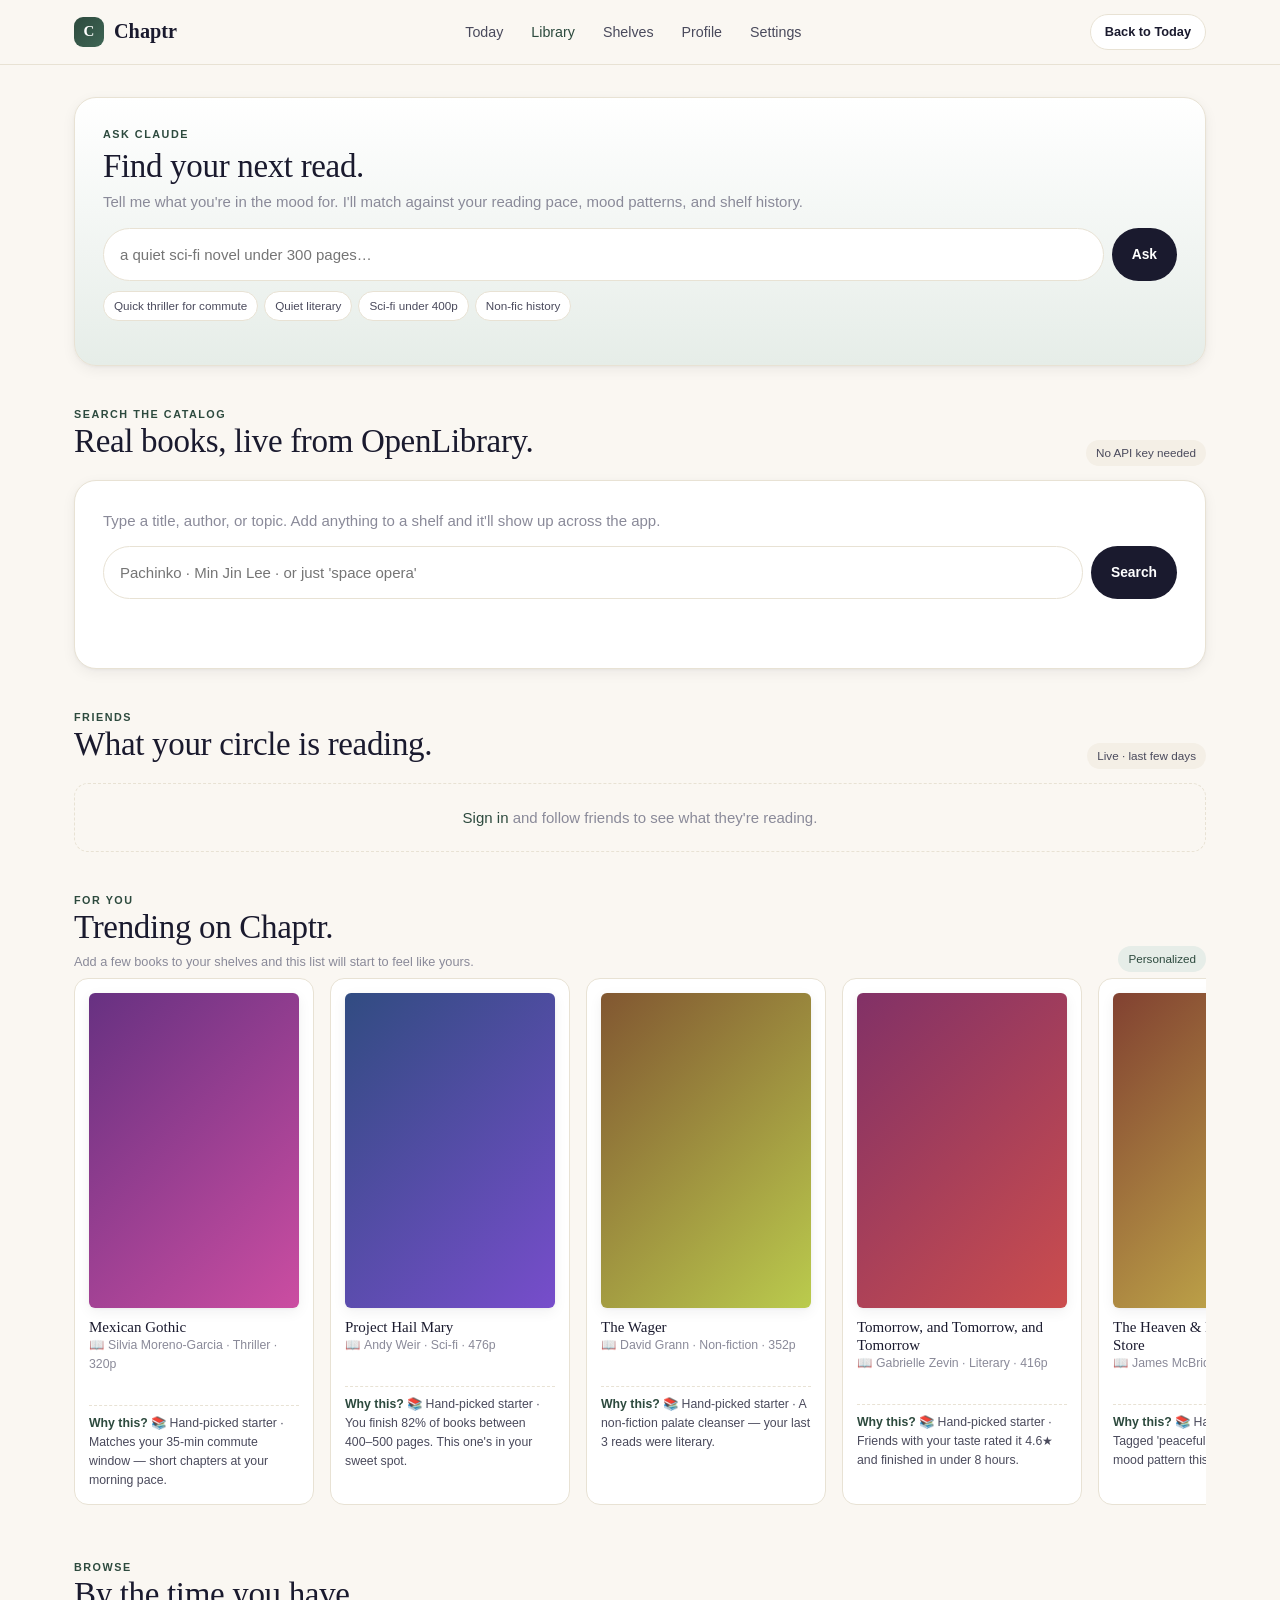
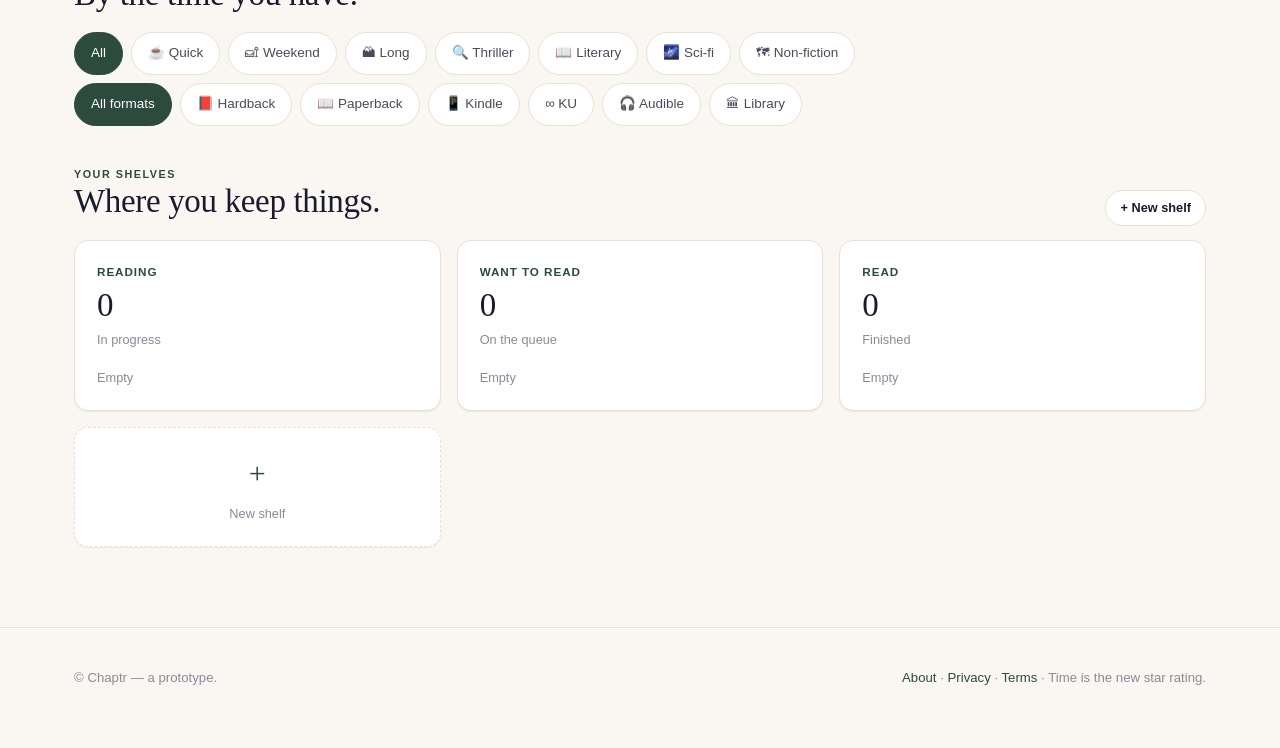
<file: library.html>
<!doctype html>
<html lang="en">
<head>
<meta charset="utf-8">
<meta name="viewport" content="width=device-width, initial-scale=1, viewport-fit=cover">
<meta name="theme-color" content="#FAF7F2">
<meta http-equiv="Content-Security-Policy" content="default-src 'self'; script-src 'self' 'unsafe-inline' https://*.clerk.accounts.dev https://clerk.accounts.dev https://static.cloudflareinsights.com; style-src 'self' 'unsafe-inline' https://fonts.googleapis.com; font-src 'self' https://fonts.gstatic.com; img-src 'self' data: blob: https://covers.openlibrary.org https://ia.openlibrary.org; connect-src 'self' https://chaptr-ask.isiah-williams.workers.dev https://*.clerk.accounts.dev https://clerk.accounts.dev https://openlibrary.org https://covers.openlibrary.org https://cloudflareinsights.com https://api.clerk.com; frame-src https://*.clerk.accounts.dev https://challenges.cloudflare.com https://appleid.apple.com https://accounts.google.com; object-src 'none'; base-uri 'self'; form-action 'self' https://*.clerk.accounts.dev https://appleid.apple.com https://accounts.google.com; upgrade-insecure-requests"><meta name="referrer" content="strict-origin-when-cross-origin"><meta http-equiv="X-Content-Type-Options" content="nosniff">
<link rel="manifest" href="manifest.json">
<link rel="icon" type="image/svg+xml" href="icon.svg">
<link rel="apple-touch-icon" href="icon.svg">
<meta name="apple-mobile-web-app-capable" content="yes">
<meta name="apple-mobile-web-app-status-bar-style" content="default">
<meta name="apple-mobile-web-app-title" content="Chaptr">
<meta name="mobile-web-app-capable" content="yes">
<title>Library · Chaptr</title>
<link rel="preconnect" href="https://fonts.googleapis.com">
<link rel="preconnect" href="https://fonts.gstatic.com" crossorigin>
<link href="https://fonts.googleapis.com/css2?family=Fraunces:opsz,wght@9..144,400;9..144,500;9..144,600&family=Inter:wght@400;500;600;700&display=swap" rel="stylesheet">
<link rel="stylesheet" href="styles.css?v=8">
<style>
  .lib-hero { margin-top: 32px; }

  .ask-card { background: linear-gradient(180deg, #FFF, var(--primary-tint)); }
  .ask-input-row { display: flex; gap: 8px; margin-top: 14px; }
  .ask-input { flex: 1; padding: 14px 16px; border-radius: var(--r-pill); border: 1px solid var(--border); background: var(--surface); font: inherit; color: var(--ink); }
  .ask-input:focus { outline: 0; border-color: var(--primary); box-shadow: 0 0 0 4px var(--primary-tint); }
  .ask-chips { display: flex; flex-wrap: wrap; gap: 6px; margin-top: 10px; }
  .ask-chip { font-size: .78rem; padding: 5px 10px; background: var(--surface); border: 1px solid var(--border); border-radius: var(--r-pill); color: var(--ink-2); cursor: pointer; }
  .ask-chip:hover { border-color: var(--primary); color: var(--primary); }

  .stat-card .num { font-family: var(--serif); font-size: 2.2rem; line-height: 1; color: var(--ink); }
  .stat-card .lbl { font-size: .8rem; color: var(--ink-3); letter-spacing: .04em; }
  .stat-grid { display: grid; grid-template-columns: repeat(3, 1fr); gap: 12px; margin-top: 14px; }

  .section-head { margin-top: 40px; display: flex; justify-content: space-between; align-items: end; gap: 16px; flex-wrap: wrap; }
  .section-head h2 { margin-bottom: .15em; }

  /* for you carousel */
  .foryou {
    display: flex; gap: 16px; overflow-x: auto; padding: 6px 2px 14px;
    scroll-snap-type: x mandatory; scrollbar-width: thin;
  }
  .foryou::-webkit-scrollbar { height: 8px; }
  .rec-card {
    flex: 0 0 240px; scroll-snap-align: start;
    background: var(--surface); border: 1px solid var(--border); border-radius: var(--r-md);
    padding: 14px; display: flex; flex-direction: column; gap: 10px;
    transition: transform .15s ease, box-shadow .15s ease;
  }
  .rec-card:hover { transform: translateY(-2px); box-shadow: var(--shadow-md); }
  .rec-card .cover-lg { aspect-ratio: 2/3; border-radius: 6px; box-shadow: var(--shadow-md); }
  .rec-card .title { font-family: var(--serif); font-size: 1rem; line-height: 1.2; }
  .rec-card .author { font-size: .82rem; color: var(--ink-3); }
  .rec-card .why { font-size: .82rem; color: var(--ink-2); border-top: 1px dashed var(--border); padding-top: 8px; margin-top: 4px; }
  .rec-card .why .label { color: var(--primary); font-weight: 600; }

  /* browse chips */
  .chips { display: flex; flex-wrap: wrap; gap: 8px; margin-top: 14px; }
  .browse-chip {
    padding: 10px 16px; border-radius: var(--r-pill);
    background: var(--surface); border: 1px solid var(--border);
    cursor: pointer; font-size: .9rem; color: var(--ink-2);
    transition: all .15s ease;
  }
  .browse-chip:hover { border-color: var(--primary); color: var(--primary); background: var(--primary-tint); }
  .browse-chip.active { border-color: var(--primary); color: #FFF; background: var(--primary); }

  /* shelves */
  .shelf-grid { display: grid; grid-template-columns: repeat(3, 1fr); gap: 16px; margin-top: 14px; }
  @media (max-width: 720px) { .shelf-grid { grid-template-columns: 1fr; } }
  .shelf-card { padding: 22px; display: flex; flex-direction: column; gap: 8px; cursor: pointer; transition: border-color .15s; }
  .shelf-card:hover { border-color: var(--primary); }
  .shelf-card .label { font-size: .78rem; letter-spacing: .08em; text-transform: uppercase; color: var(--primary); font-weight: 600; }
  .shelf-card .count { font-family: var(--serif); font-size: 2.2rem; line-height: 1; }
  .shelf-card .preview { display: flex; margin-top: 10px; }
  .shelf-card .preview .mini {
    width: 28px; height: 40px; border-radius: 3px; box-shadow: var(--shadow-sm);
    margin-left: -6px; border: 2px solid var(--surface);
  }
  .shelf-card .preview .mini:first-child { margin-left: 0; }

  /* results panel */
  .ask-results { margin-top: 16px; }
  .ask-results .pill { margin-bottom: 10px; }
  .results-list { display: grid; gap: 10px; }
  .result-row {
    display: grid; grid-template-columns: 40px 1fr auto; gap: 14px; align-items: center;
    padding: 12px; background: var(--surface); border: 1px solid var(--border); border-radius: var(--r-md);
  }
  .result-row .cover-tiny { width: 40px; height: 58px; border-radius: 4px; }
  .result-row .t { font-family: var(--serif); }
  .result-row .a { font-size: .82rem; color: var(--ink-3); }

  /* OpenLibrary search */
  .search-card { background: var(--surface); }
  .search-card .ask-input-row { margin-top: 14px; }
  .search-status { margin-top: 12px; font-size: .85rem; color: var(--ink-3); min-height: 1.2em; display: flex; justify-content: space-between; align-items: center; gap: 8px; }
  .search-view-toggle { display: inline-flex; gap: 0; border: 1px solid var(--border); border-radius: var(--r-pill); overflow: hidden; }
  .search-view-toggle button {
    padding: 6px 12px; background: transparent; color: var(--ink-3); font: inherit;
    font-size: .78rem; cursor: pointer; border: 0; -webkit-tap-highlight-color: transparent;
  }
  .search-view-toggle button.active { background: var(--primary-tint); color: var(--primary); }
  /* Grid view: smaller, denser cards (was minmax(200px) → now 150px) */
  .search-results { margin-top: 14px; display: grid; grid-template-columns: repeat(auto-fill, minmax(150px, 1fr)); gap: 12px; }
  .search-results .rec-card { padding: 10px; gap: 8px; background: var(--surface); }
  .search-results .rec-card .cover-lg { aspect-ratio: 2/3; }
  .search-results .rec-card .title { font-size: .9rem; line-height: 1.15; }
  .search-results .rec-card .author { font-size: .75rem; }
  /* List view: full-width rows, tiny cover on the left */
  .search-results.list-view { grid-template-columns: 1fr; gap: 6px; }
  .search-results.list-view .rec-card {
    flex-direction: row; align-items: center; padding: 10px;
  }
  .search-results.list-view .rec-card .cover-lg {
    width: 40px; height: 60px; aspect-ratio: auto; flex-shrink: 0;
  }
  .search-results.list-view .rec-card > div:nth-child(2) { flex: 1; min-width: 0; }
  .search-results.list-view .rec-card .why { padding-top: 0; border: 0; margin: 0; flex-shrink: 0; }
  .search-card .added { color: var(--success); font-weight: 600; font-size: .82rem; }

  /* image-backed covers should fill the box, gradient still appears as bg fallback */
  .rec-card .cover-lg, .shelf-card .mini, .cover-sm, .cover, .cover-tiny {
    background-size: cover !important; background-position: center !important;
  }

  /* friend feed */
  .feed { display: grid; gap: 12px; margin-top: 14px; }
  .feed-item {
    display: grid; grid-template-columns: 40px 48px 1fr auto; gap: 14px; align-items: start;
    padding: 14px; background: var(--surface); border: 1px solid var(--border); border-radius: var(--r-md);
  }
  @media (max-width: 560px) { .feed-item { grid-template-columns: 36px 44px 1fr; row-gap: 6px; }
    .feed-item .when { grid-column: 1 / -1; padding-left: 94px; } }
  .avatar-sm {
    width: 40px; height: 40px; border-radius: 999px;
    display: grid; place-items: center; color: #FFF; font-family: var(--serif);
    font-size: .95rem; font-weight: 600; letter-spacing: .02em;
  }
  .feed-item .feed-cover { width: 48px; height: 70px; border-radius: 4px; box-shadow: var(--shadow-sm); }
  .feed-item .who { font-weight: 600; color: var(--ink); }
  .feed-item .verb { color: var(--ink-3); }
  .feed-item .what { font-family: var(--serif); color: var(--ink); margin-left: 2px; }
  .feed-item .stars { color: var(--accent); font-size: .92rem; margin-left: 6px; }
  .feed-item .note { color: var(--ink-2); font-style: italic; font-size: .88rem; margin-top: 4px; }
  .feed-item .when { color: var(--ink-3); font-size: .78rem; white-space: nowrap; }
  .feed-item.you { background: linear-gradient(180deg, var(--primary-tint), var(--surface)); border-color: #DCE5DE; }
</style>
</head>
<body>

<nav class="nav">
  <div class="container nav-inner">
    <a class="brand" href="index.html">
      <span class="brand-mark">C</span> Chaptr
    </a>
    <div class="nav-links">
      <a href="today.html">Today</a>
      <a href="library.html" class="active">Library</a>
      <a href="shelves.html">Shelves</a>
      <a href="profile.html">Profile</a>
      <a href="settings.html">Settings</a>
    </div>
    <div class="nav-cta">
      <a href="today.html" class="btn btn-outline btn-sm hide-sm">Back to Today</a>
    </div>
  </div>
</nav>

<main class="container">

  <section class="lib-hero">
    <div class="card card-lg ask-card">
      <div class="eyebrow">Ask Claude</div>
      <h2 style="margin:6px 0 4px;">Find your next read.</h2>
      <p class="muted" style="margin:0;">Tell me what you're in the mood for. I'll match against your reading pace, mood patterns, and shelf history.</p>
      <div class="ask-input-row">
        <input class="ask-input" id="askInput" placeholder="a quiet sci-fi novel under 300 pages…">
        <button class="btn btn-primary" id="askBtn">Ask</button>
      </div>
      <div class="ask-chips">
        <button class="ask-chip" data-q="a quick thriller for my commute">Quick thriller for commute</button>
        <button class="ask-chip" data-q="a quiet literary novel">Quiet literary</button>
        <button class="ask-chip" data-q="sci-fi under 400 pages">Sci-fi under 400p</button>
        <button class="ask-chip" data-q="non-fiction history">Non-fic history</button>
      </div>
      <div class="ask-results" id="askResults"></div>
    </div>
  </section>

  <section class="section-head">
    <div>
      <div class="eyebrow">Search the catalog</div>
      <h2>Real books, live from OpenLibrary.</h2>
    </div>
    <span class="pill">No API key needed</span>
  </section>
  <div class="card card-lg search-card" style="margin-top:14px;">
    <p class="muted" style="margin:0 0 0;">Type a title, author, or topic. Add anything to a shelf and it'll show up across the app.</p>
    <div class="ask-input-row">
      <input class="ask-input" id="searchInput" placeholder="Pachinko · Min Jin Lee · or just 'space opera'">
      <button class="btn btn-primary" id="searchBtn">Search</button>
    </div>
    <div class="search-status">
      <span id="searchStatus"></span>
      <div class="search-view-toggle" id="searchViewToggle" style="display:none;">
        <button data-view="grid" class="active" aria-label="Grid view">▦ Grid</button>
        <button data-view="list" aria-label="List view">≡ List</button>
      </div>
    </div>
    <div class="search-results" id="searchResults"></div>
  </div>

  <section class="section-head">
    <div>
      <div class="eyebrow">Trending</div>
      <h2>What everyone's rating right now.</h2>
    </div>
    <span class="pill">Past 30 days · public reviews</span>
  </section>
  <div class="foryou" id="trendingFeed" style="min-height: 0;"></div>

  <section class="section-head">
    <div>
      <div class="eyebrow">Friends</div>
      <h2>What your circle is reading.</h2>
    </div>
    <span class="pill">Live · last few days</span>
  </section>
  <div class="feed" id="friendFeed"></div>

  <section class="section-head">
    <div>
      <div class="eyebrow">For you</div>
      <h2 id="forYouHeading">Picked from your reading history.</h2>
      <p class="muted" id="forYouSubtitle" style="font-size:.85rem; margin:4px 0 0;"></p>
    </div>
    <span class="pill pill-primary">Personalized</span>
  </section>
  <div class="foryou" id="forYouFeed"></div>

  <section class="section-head">
    <div>
      <div class="eyebrow">Browse</div>
      <h2>By the time you have.</h2>
    </div>
  </section>
  <div class="chips" id="browseChips">
    <button class="browse-chip" data-filter="all">All</button>
    <button class="browse-chip" data-filter="commute">☕ Quick</button>
    <button class="browse-chip" data-filter="weekend">🛋 Weekend</button>
    <button class="browse-chip" data-filter="marathon">🏔 Long</button>
    <button class="browse-chip" data-filter="thriller">🔍 Thriller</button>
    <button class="browse-chip" data-filter="literary">📖 Literary</button>
    <button class="browse-chip" data-filter="scifi">🌌 Sci-fi</button>
    <button class="browse-chip" data-filter="nonfic">🗺 Non-fiction</button>
  </div>
  <div class="chips" id="formatChips" style="margin-top:8px;">
    <button class="browse-chip" data-fmt-filter="all">All formats</button>
    <button class="browse-chip" data-fmt-filter="hardback">📕 Hardback</button>
    <button class="browse-chip" data-fmt-filter="paperback">📖 Paperback</button>
    <button class="browse-chip" data-fmt-filter="kindle">📱 Kindle</button>
    <button class="browse-chip" data-fmt-filter="ku">∞ KU</button>
    <button class="browse-chip" data-fmt-filter="audible">🎧 Audible</button>
    <button class="browse-chip" data-fmt-filter="library">🏛 Library</button>
  </div>

  <section class="section-head">
    <div>
      <div class="eyebrow">Your shelves</div>
      <h2>Where you keep things.</h2>
    </div>
    <button class="btn btn-outline btn-sm">+ New shelf</button>
  </section>
  <div class="shelf-grid" id="shelfGrid"></div>

</main>

<footer class="footer">
  <div class="container row">
    <span>© Chaptr — a prototype.</span>
    <span class="muted"><a href="about.html">About</a> · <a href="privacy.html">Privacy</a> · <a href="terms.html">Terms</a> · Time is the new star rating.</span>
  </div>
</footer>

<script src="app.js?v=51"></script>
<script>
  const { CATALOG, COVER_GRADIENTS, hashHue, findBook, FOR_YOU, askClaude,
          getShelves, setShelves, moveToShelf, addCustomBook, getCustomBooks,
          getReviews, FRIENDS, FRIEND_ACTIVITY, friendByName, relativeTime,
          listCustomShelves, getAISettings, ReviewsBackend,
          Social, Auth, Stats, Coach, Affiliate, renderSpoilers,
          BOOK_FORMATS, getBookFormat, getBookFormats, hasBookFormat, bookFormatMeta,
          Store, K, OL } = window.Chaptr;

  // Personal WPM with a fallback. Used for "length in hours for you" math.
  function myWpm() { return Store.get('chaptr.wpm', 250) || 250; }
  function bookHoursForMe(b) { return (b.pages * 275) / myWpm() / 60; }

  // Quietly hide AI surfaces the user has switched off in Profile.
  function applyAIGates() {
    const s = getAISettings();
    const askCard = document.querySelector('.ask-card');
    if (askCard) askCard.style.display = s.askClaude ? '' : 'none';

    const findSectionHead = (eyebrowText) => {
      return Array.from(document.querySelectorAll('.section-head .eyebrow'))
        .find(el => el.textContent.trim().toLowerCase() === eyebrowText)?.closest('.section-head');
    };
    const forYouHead = findSectionHead('for you');
    if (forYouHead) {
      forYouHead.style.display = s.forYou ? '' : 'none';
      document.getElementById('forYouFeed').style.display = s.forYou ? '' : 'none';
    }
    const friendsHead = findSectionHead('friends');
    if (friendsHead) {
      friendsHead.style.display = s.friendFeed ? '' : 'none';
      document.getElementById('friendFeed').style.display = s.friendFeed ? '' : 'none';
    }
  }

  function starString(rating) {
    if (!rating) return '';
    const full = Math.floor(rating);
    const half = (rating - full) >= 0.5;
    return '★'.repeat(full) + (half ? '½' : '') + '☆'.repeat(5 - full - (half ? 1 : 0));
  }

  // Worker URL stored in localStorage so you can set it from Profile without editing code.
  // Format: https://chaptr-ask.<your-subdomain>.workers.dev
  function getWorkerUrl() { return Store.get('chaptr.workerUrl', '') || ''; }

  // ---------- For You — personalized per user ----------
  // Read the user's history, shelves, and reviews to compute a personal
  // signal set, then re-rank the catalog with a tailored "why" string
  // for the top reason each book matches.
  function buildReaderProfile() {
    const hist = Store.get(K.history, []);
    const shelves = getShelves();
    const reviews = (typeof getReviews === 'function') ? getReviews() : {};
    const readIds = new Set([...(shelves.read || [])]);
    const onShelfIds = new Set([...(shelves.read || []), ...(shelves.reading || []), ...(shelves.wantToRead || [])]);

    // genre weights from session minutes (recent sessions weigh more)
    const genreMins = {};
    const authorMins = {};
    const now = Date.now();
    hist.forEach(e => {
      const b = findBook(e.bookId);
      if (!b) return;
      const ageDays = Math.max(1, (now - new Date(e.date + 'T00:00:00').getTime()) / 86400000);
      const weight = (e.minutes || 0) * Math.exp(-ageDays / 60); // half-life ≈ 6 weeks
      genreMins[b.genre] = (genreMins[b.genre] || 0) + weight;
      authorMins[b.author] = (authorMins[b.author] || 0) + weight;
    });
    const topGenres = Object.entries(genreMins).sort((a, b) => b[1] - a[1]).map(([g]) => g);
    const topAuthors = Object.entries(authorMins).sort((a, b) => b[1] - a[1]).map(([a]) => a);

    // loved authors: rated >= 4 on any book by them
    const lovedAuthors = new Set();
    Object.entries(reviews).forEach(([bookId, r]) => {
      if (r && r.rating >= 4) {
        const b = findBook(bookId);
        if (b) lovedAuthors.add(b.author);
      }
    });

    // average finished length
    const finishedBooks = [...readIds].map(findBook).filter(Boolean);
    const avgPages = finishedBooks.length
      ? Math.round(finishedBooks.reduce((a, b) => a + b.pages, 0) / finishedBooks.length)
      : null;

    // average session length (minutes)
    const sessionMins = hist.map(e => e.minutes || 0).filter(n => n > 0);
    const avgSession = sessionMins.length
      ? Math.round(sessionMins.reduce((a, n) => a + n, 0) / sessionMins.length)
      : null;

    const totalSessions = hist.length;

    return { topGenres, topAuthors, lovedAuthors, avgPages, avgSession, onShelfIds, readIds, totalSessions, reviews };
  }

  function scoreAndExplain(book, prof) {
    if (prof.onShelfIds.has(book.id)) return null; // hide books already on a shelf
    const hoursForMe = bookHoursForMe(book);
    let score = 0;
    let why = '';

    // Favorite author (highest priority)
    if (prof.lovedAuthors.has(book.author)) {
      score += 70;
      const r = Object.entries(prof.reviews).find(([id, rv]) => {
        const b = findBook(id); return b && b.author === book.author && rv && rv.rating >= 4;
      });
      const stars = r ? '★'.repeat(r[1].rating) : '★★★★';
      why = why || `More from ${book.author}, who you rated ${stars}`;
    } else if (prof.topAuthors.includes(book.author)) {
      score += 35;
      why = why || `You've spent time with ${book.author} before`;
    }

    // Genre match
    const gIdx = prof.topGenres.indexOf(book.genre);
    if (gIdx === 0) { score += 50; why = why || `Your top genre lately — ${book.genre.toLowerCase()}`; }
    else if (gIdx === 1) { score += 30; why = why || `Pairs with your recent ${book.genre.toLowerCase()} reads`; }
    else if (gIdx >= 2)  { score += 12; why = why || `${book.genre} — you've sampled this lately`; }

    // Length fit
    if (prof.avgPages) {
      const diff = Math.abs(book.pages - prof.avgPages) / prof.avgPages;
      if (diff < 0.25) { score += 20; why = why || `About your usual finish length (${book.pages}p)`; }
      else if (book.pages < prof.avgPages * 0.7) { score += 8; why = why || `Shorter than your usual — ${book.pages}p`; }
    }

    // Session-fit (quick reads)
    if (prof.avgSession && hoursForMe * 60 / 8 < prof.avgSession * 1.2) {
      score += 6;
      why = why || `About 8 sessions at your usual ${prof.avgSession}-min pace`;
    }

    // Cold-start fallback
    if (!why) {
      if (prof.totalSessions === 0) {
        why = `A popular pick to get you started — ${book.genre.toLowerCase()}, ~${Math.round(hoursForMe)}h at avg pace`;
      } else {
        why = `~${Math.round(hoursForMe)}h at your pace · ${book.genre.toLowerCase()}`;
      }
    }

    return { score, why };
  }

  function buildPersonalizedRecs() {
    const prof = buildReaderProfile();
    const recs = [];
    for (const b of CATALOG) {
      const res = scoreAndExplain(b, prof);
      if (!res) continue;
      recs.push({ bookId: b.id, why: res.why, _score: res.score });
    }
    recs.sort((a, b) => b._score - a._score);
    return recs;
  }

  // Cold-start (brand-new user with no sessions and no shelved books): show
  // trending books from the Worker, falling back to the curated FOR_YOU list
  // when sync isn't reachable. Returns the same { bookId, why } shape that
  // renderForYou expects so the rest of the pipeline doesn't have to care.
  async function buildColdStartRecs() {
    let trending = [];
    try { trending = await Stats.trending(12); } catch { trending = []; }

    const out = [];
    const seen = new Set();
    for (const t of trending) {
      if (!t || !t.bookId || seen.has(t.bookId)) continue;
      const b = findBook(t.bookId);
      if (!b) continue;
      seen.add(t.bookId);
      const stars = t.avgRating ? `${'★'.repeat(Math.round(t.avgRating))} ${t.avgRating}` : '';
      out.push({
        bookId: t.bookId,
        why: stars ? `🔥 Trending on Chaptr · ${stars}` : `🔥 Trending on Chaptr right now`,
      });
    }
    // Fallback / fill: curated FOR_YOU picks
    for (const r of FOR_YOU) {
      if (seen.has(r.bookId)) continue;
      seen.add(r.bookId);
      out.push({ bookId: r.bookId, why: `📚 Hand-picked starter · ${r.why}` });
    }
    return out;
  }

  let ALL_RECS = buildPersonalizedRecs();
  let coldStartRecs = null;  // lazy-filled on first render when needed
  let activeFilter = 'all';
  let activeFormat = 'all';

  function matchesFilter(book, filter) {
    const hoursForMe = bookHoursForMe(book);
    switch (filter) {
      case 'all':       return true;
      case 'commute':   return hoursForMe < 4;
      case 'weekend':   return hoursForMe >= 4 && hoursForMe <= 12;
      case 'marathon':  return hoursForMe > 20;
      case 'short':     return book.pages < 380;
      case 'long':      return book.pages > 500;
      case 'thriller':  return book.genre === 'Thriller';
      case 'literary':  return book.genre === 'Literary';
      case 'scifi':     return book.genre === 'Sci-fi';
      case 'nonfic':    return book.genre === 'Non-fiction';
      default:          return true;
    }
  }

  function isColdStart(prof) {
    return prof.totalSessions === 0 && prof.onShelfIds.size === 0;
  }

  async function renderForYou() {
    // Recompute personalization on each render — cheap, and keeps recs fresh
    // after a new session lands or a book moves shelves.
    const prof = buildReaderProfile();
    const cold = isColdStart(prof);

    if (cold) {
      // Cold-start: replace recs with trending picks; lazy-load once.
      if (!coldStartRecs) coldStartRecs = await buildColdStartRecs();
      ALL_RECS = coldStartRecs;
    } else {
      ALL_RECS = buildPersonalizedRecs();
    }

    // Heading + subtitle reflect mode
    const heading = document.getElementById('forYouHeading');
    const subtitle = document.getElementById('forYouSubtitle');
    if (cold) {
      if (heading) heading.textContent = 'Trending on Chaptr.';
      if (subtitle) subtitle.textContent = `Add a few books to your shelves and this list will start to feel like yours.`;
    } else {
      if (heading) heading.textContent = 'Picked from your reading history.';
      if (subtitle) {
        const g = prof.topGenres[0];
        const tail = prof.avgPages ? ` · avg finish ~${prof.avgPages}p` : '';
        subtitle.textContent = `Based on ${prof.totalSessions} session${prof.totalSessions === 1 ? '' : 's'}${g ? ' · top genre ' + g.toLowerCase() : ''}${tail}.`;
      }
    }

    const el = document.getElementById('forYouFeed');
    const recs = ALL_RECS.filter(rec => {
      const b = findBook(rec.bookId);
      if (!matchesFilter(b, activeFilter)) return false;
      if (activeFormat !== 'all' && !hasBookFormat(b.id, activeFormat)) return false;
      return true;
    });
    if (!recs.length) {
      el.innerHTML = `<div class="muted" style="padding:20px 6px;">No books match that filter yet. Try a different chip.</div>`;
      return;
    }
    el.innerHTML = recs.map((rec, i) => {
      const b = findBook(rec.bookId);
      const href = 'book.html?id=' + encodeURIComponent(b.id);
      const buyUrls = Affiliate.urls(b);
      const buyLink = buyUrls.length ? `<a href="${buyUrls[0].href}" target="_blank" rel="noopener noreferrer" style="color:var(--accent); font-size:.78rem; text-decoration:none; margin-left:6px;">🛒 Buy</a>` : '';
      const fmt = bookFormatMeta(getBookFormat(b.id));
      const fmtChip = `<span title="${fmt.label}" style="margin-right:4px;">${fmt.emoji}</span>`;
      return `<div class="rec-card">
        <a href="${href}" style="line-height:0; text-decoration:none;"><div class="cover-lg" data-cover-idx="${i}"></div></a>
        <div>
          <div class="title"><a href="${href}" style="color:inherit; text-decoration:none;">${b.title}</a></div>
          <div class="author">${fmtChip}${b.author} · ${b.genre} · ${b.pages}p ${buyLink}</div>
          <div class="community" data-com-idx="${i}" style="font-size:.78rem; color:var(--ink-3); margin-top:4px; min-height:1.1em;"></div>
          <div class="public-snippet" data-snippet-idx="${i}" style="display:none; font-size:.8rem; color:var(--ink-2); font-style:italic; margin-top:6px; padding-top:6px; border-top:1px dashed var(--border);"></div>
        </div>
        <div class="why"><span class="label">Why this?</span> ${rec.why}</div>
        <div class="why" data-fit-idx="${i}" style="display:none; background:var(--primary-tint); border-color:#DCE5DE;"><span class="label">How this fits you</span> <span class="fit-text"></span></div>
      </div>`;
    }).join('');
    recs.forEach((rec, i) => {
      const node = el.querySelector(`[data-cover-idx="${i}"]`);
      OL.applyCover(node, findBook(rec.bookId), 'M');
    });
    // Community ratings + timing + public review snippet + Claude "How this fits you"
    // — all lazy loaded. Silent on failure.
    recs.forEach(async (rec, i) => {
      const node = el.querySelector(`[data-com-idx="${i}"]`);
      const parts = [];
      try {
        const stats = await ReviewsBackend.stats(rec.bookId);
        if (stats && stats.count) {
          const stars = '★'.repeat(Math.round(stats.avgRating || 0));
          parts.push(`<span style="color:var(--accent);">${stars}</span> ${stats.avgRating} · ${stats.count} reader${stats.count === 1 ? '' : 's'}`);
        }
        const timing = await ReviewsBackend.timing(rec.bookId);
        if (timing && timing.count) {
          parts.push(`⏱ avg finish ${timing.avgHours}h (${timing.count})`);
        }
        if (node && parts.length) node.innerHTML = parts.join(' · ');
        if (stats && stats.count) {
          const snippets = await ReviewsBackend.publicReviews(rec.bookId, 1);
          if (snippets.length && snippets[0].text) {
            const snipNode = el.querySelector(`[data-snippet-idx="${i}"]`);
            if (snipNode) {
              snipNode.style.display = '';
              snipNode.innerHTML = `"${renderSpoilers(snippets[0].text.slice(0, 160))}"`;
            }
          }
        }
      } catch {}
    });
    // V3 "How this fits you" — only when signed in. Stagger to avoid hammering the worker.
    if (Auth.signedIn() && getAISettings().forYou) {
      recs.forEach((rec, i) => {
        setTimeout(async () => {
          const b = findBook(rec.bookId);
          const r = await Coach.bookFit(b);
          if (r?.text) {
            const node = el.querySelector(`[data-fit-idx="${i}"]`);
            if (node) {
              node.style.display = '';
              node.querySelector('.fit-text').textContent = r.text;
            }
          }
        }, i * 250); // 250ms stagger between requests
      });
    }
  }

  function wireBrowseChips() {
    const chips = document.querySelectorAll('#browseChips .browse-chip');
    chips.forEach(c => {
      if (c.dataset.filter === activeFilter) c.classList.add('active');
      c.addEventListener('click', () => {
        activeFilter = c.dataset.filter;
        chips.forEach(x => x.classList.toggle('active', x.dataset.filter === activeFilter));
        renderForYou();
        document.getElementById('forYouFeed').scrollIntoView({ behavior: 'smooth', block: 'center' });
      });
    });
    // Format chips (Phase 2): independent axis from the genre/length filters.
    const fmtChips = document.querySelectorAll('#formatChips .browse-chip');
    fmtChips.forEach(c => {
      if (c.dataset.fmtFilter === activeFormat) c.classList.add('active');
      c.addEventListener('click', () => {
        activeFormat = c.dataset.fmtFilter;
        fmtChips.forEach(x => x.classList.toggle('active', x.dataset.fmtFilter === activeFormat));
        renderForYou();
      });
    });
  }

  // ---------- shelves (system + custom) ----------
  function renderShelves() {
    const s = getShelves();
    const sys = [
      { key: 'reading',    name: 'Reading',     desc: 'In progress', books: s.reading },
      { key: 'wantToRead', name: 'Want to read', desc: 'On the queue', books: s.wantToRead },
      { key: 'read',       name: 'Read',        desc: 'Finished',     books: s.read },
    ];
    const customs = listCustomShelves().map(c => ({
      key: c.id, name: c.name, desc: 'Custom shelf', books: c.books,
    }));
    const all = [...sys, ...customs];
    const el = document.getElementById('shelfGrid');
    const cards = all.map((l, li) => {
      const ids = l.books.slice(0, 4);
      const previews = ids.map((id, ix) => `<div class="mini" data-shelf="${li}" data-ix="${ix}"></div>`).join('');
      return `<div class="shelf-card card" onclick="location.href='shelves.html'">
        <div class="label">${l.name}</div>
        <div class="count">${l.books.length}</div>
        <div class="muted" style="font-size:.85rem;">${l.desc}</div>
        <div class="preview">${previews || '<span class="muted" style="font-size:.85rem;">Empty</span>'}</div>
      </div>`;
    }).join('');
    const newCard = `<div class="shelf-card card" style="cursor:pointer; border-style:dashed; align-items:center; justify-content:center; text-align:center;" onclick="location.href='shelves.html'">
      <div style="font-family:var(--serif); font-size:2rem; color:var(--primary);">+</div>
      <div class="muted" style="font-size:.85rem;">New shelf</div>
    </div>`;
    el.innerHTML = cards + newCard;
    all.forEach((l, li) => {
      const ids = l.books.slice(0, 4);
      ids.forEach((id, ix) => {
        const node = el.querySelector(`[data-shelf="${li}"][data-ix="${ix}"]`);
        if (node) OL.applyCover(node, findBook(id), 'S');
      });
    });
  }

  // ---------- Ask Claude ----------
  function buildReaderDna() {
    const hist = Store.get(K.history, []);
    const wpm = Store.get(K.wpm, 258);
    const total = hist.reduce((a, e) => a + (e.minutes || 0), 0);
    const avgSession = hist.length ? Math.round(total / hist.length) : 0;
    const genres = {};
    for (const e of hist) {
      const b = findBook(e.bookId);
      genres[b.genre] = (genres[b.genre] || 0) + (e.minutes || 0);
    }
    const topGenre = Object.entries(genres).sort((a, b) => b[1] - a[1])[0]?.[0] || 'unknown';
    const moods = hist.map(e => e.mood).filter(Boolean);
    const mood = moods.length
      ? moods.sort((a, b) => moods.filter(m => m === a).length - moods.filter(m => m === b).length).pop()
      : 'unknown';
    const shelves = getShelves();
    const shelfCount = shelves.reading.length + shelves.wantToRead.length + shelves.read.length;
    return { wpm, avgSession, topGenre, mood, shelfCount };
  }

  function renderAskResults(books, label) {
    const resEl = document.getElementById('askResults');
    resEl.innerHTML = `
      <div class="pill pill-primary">${escapeHtml(label)}</div>
      <div class="results-list">
        ${books.map((b, i) => `
          <div class="result-row">
            <div class="cover-tiny" data-ask-cover="${i}"></div>
            <div>
              <div class="t">${escapeHtml(b.title)}</div>
              <div class="a">${escapeHtml(b.author)} · ${b.genre} · ${b.pages}p</div>
              ${b.why ? `<div class="a" style="margin-top:3px;font-style:italic;">${escapeHtml(b.why)}</div>` : ''}
            </div>
            <button class="btn btn-outline btn-sm" data-add-ask="${i}">+ Shelf</button>
          </div>`).join('')}
      </div>`;
    books.forEach((b, i) => {
      const node = resEl.querySelector(`[data-ask-cover="${i}"]`);
      OL.applyCover(node, { ...b, hue: hashHue(b.title + b.author) }, 'S');
    });
    resEl.querySelectorAll('[data-add-ask]').forEach(btn => {
      btn.addEventListener('click', () => {
        const idx = parseInt(btn.dataset.addAsk, 10);
        const b = books[idx];
        const id = 'claude_' + Date.now() + '_' + idx;
        addCustomBook({ ...b, id, hue: hashHue(b.title + b.author) });
        moveToShelf(id, 'wantToRead');
        btn.textContent = '✓ On shelf';
        btn.disabled = true;
        renderShelves();
      });
    });
  }

  async function runAsk(q) {
    if (!q || !q.trim()) return;
    const resEl = document.getElementById('askResults');
    const workerUrl = getWorkerUrl();

    if (workerUrl) {
      resEl.innerHTML = `<div class="pill">Claude is thinking…</div>`;
      try {
        const dna = buildReaderDna();
        const resp = await fetch(workerUrl, {
          method: 'POST',
          headers: { 'Content-Type': 'application/json' },
          body: JSON.stringify({ query: q, readerDna: dna }),
        });
        const data = await resp.json();
        if (!resp.ok || !data.books) throw new Error(data.error || 'Bad response');
        renderAskResults(data.books, 'Recommended by Claude · live · based on your reader DNA');
        return;
      } catch (e) {
        console.warn('[Chaptr] Worker call failed, using preview mode:', e);
        // silent fallback — preview mode renders below
      }
    }

    // mock fallback
    const { picks, rationale } = askClaude(q);
    const mockBooks = picks.map(b => ({ ...b, why: null }));
    renderAskResults(mockBooks, `Preview mode · Based on: ${rationale}`);
  }

  document.getElementById('askBtn').addEventListener('click', () => {
    runAsk(document.getElementById('askInput').value);
  });
  document.getElementById('askInput').addEventListener('keydown', (e) => {
    if (e.key === 'Enter') runAsk(e.target.value);
  });
  document.querySelectorAll('.ask-chip').forEach(c => {
    c.addEventListener('click', () => {
      document.getElementById('askInput').value = c.dataset.q;
      runAsk(c.dataset.q);
    });
  });

  // ---------- DNA from history ----------
  // ---------- OpenLibrary search ----------
  let searchInFlight = null;
  async function runSearch(query) {
    const q = (query || '').trim();
    const statusEl = document.getElementById('searchStatus');
    const resEl = document.getElementById('searchResults');
    const toggle = document.getElementById('searchViewToggle');
    if (!q) { statusEl.textContent = ''; resEl.innerHTML = ''; toggle.style.display = 'none'; return; }
    statusEl.textContent = 'Searching OpenLibrary…';
    resEl.innerHTML = '';
    toggle.style.display = 'none';
    const token = (searchInFlight = Symbol());
    try {
      const results = await OL.search(q);
      if (token !== searchInFlight) return;
      toggle.style.display = results.length ? '' : 'none';
      if (!results.length) { statusEl.textContent = 'No matches. Try a different query.'; return; }
      statusEl.textContent = `Showing ${results.length} results.`;
      const onShelf = (id) => {
        const s = getShelves();
        return ['reading','wantToRead','read'].some(k => s[k].includes(id));
      };
      resEl.innerHTML = results.map((b, i) => `
        <div class="rec-card">
          <div class="cover-lg" data-sr-cover="${i}"></div>
          <div>
            <div class="title">${escapeHtml(b.title)}</div>
            <div class="author">${escapeHtml(b.author)} · ${b.genre} · ${b.pages}p${b.year ? ' · ' + b.year : ''}</div>
          </div>
          <div class="why">
            ${onShelf(b.id)
              ? `<span class="added">✓ Already on a shelf</span>`
              : `<button class="btn btn-outline btn-sm" data-add="${i}">+ Want to read</button>`}
          </div>
        </div>`).join('');
      results.forEach((b, i) => {
        const node = resEl.querySelector(`[data-sr-cover="${i}"]`);
        OL.applyCover(node, b, 'M');
      });
      resEl.querySelectorAll('[data-add]').forEach(btn => {
        btn.addEventListener('click', () => {
          const idx = parseInt(btn.dataset.add, 10);
          const b = results[idx];
          addCustomBook(b);
          moveToShelf(b.id, 'wantToRead');
          btn.outerHTML = `<span class="added">✓ Added</span>`;
          renderShelves();
        });
      });
    } catch (e) {
      if (token !== searchInFlight) return;
      statusEl.innerHTML = escapeHtml(e.message) + ' <button class="btn btn-outline btn-sm" id="retryBtn">Retry</button>';
      document.getElementById('retryBtn')?.addEventListener('click', () => runSearch(query));
    }
  }
  function escapeHtml(s) {
    return String(s).replace(/[&<>"']/g, c => ({'&':'&amp;','<':'&lt;','>':'&gt;','"':'&quot;',"'":'&#39;'}[c]));
  }
  document.getElementById('searchBtn').addEventListener('click', () => {
    runSearch(document.getElementById('searchInput').value);
  });
  document.getElementById('searchInput').addEventListener('keydown', (e) => {
    if (e.key === 'Enter') runSearch(e.target.value);
  });

  // ---------- trending (Phase 3D) ----------
  async function renderTrending() {
    const el = document.getElementById('trendingFeed');
    const books = await Stats.trending(8);
    const headSection = el.previousElementSibling; // the section-head
    if (!books.length) {
      // Hide section entirely when there's no public-review activity.
      el.style.display = 'none';
      if (headSection) headSection.style.display = 'none';
      return;
    }
    el.style.display = '';
    if (headSection) headSection.style.display = '';
    el.innerHTML = books.map((t, i) => {
      const b = findBook(t.bookId);
      const stars = t.avgRating ? '★'.repeat(Math.round(t.avgRating)) : '';
      return `<div class="rec-card">
        <div class="cover-lg" data-trending-cover="${i}"></div>
        <div>
          <div class="title">${b.title}</div>
          <div class="author">${b.author} · ${b.genre} · ${b.pages}p</div>
        </div>
        <div class="why">
          <span style="color:var(--accent);">${stars}</span>
          ${t.avgRating ? t.avgRating + ' · ' : ''}${t.activity} review${t.activity === 1 ? '' : 's'} this month
        </div>
      </div>`;
    }).join('');
    books.forEach((t, i) => {
      const node = el.querySelector(`[data-trending-cover="${i}"]`);
      OL.applyCover(node, findBook(t.bookId), 'M');
    });
  }

  // ---------- friend feed ----------
  async function renderFeed() {
    const el = document.getElementById('friendFeed');
    // Build the "Your reviews" rows first — works regardless of auth state.
    const myReviews = Object.entries(getReviews())
      .filter(([, r]) => r && (r.rating || r.text))
      .map(([bookId, r]) => {
        const hoursAgo = Math.max(0, (Date.now() - new Date(r.date).getTime()) / 3600000);
        return { friend: 'You', verb: 'reviewed', bookId, rating: r.rating, note: r.text, hoursAgo, isYou: true };
      });

    // Try the real /feed when signed in. Anything from there outranks the mock activity.
    let realActivity = [];
    if (Auth.signedIn() && Sync.enabled()) {
      try {
        const data = await Social.getFeed();
        realActivity = (data.items || []).map(it => ({
          friend: it.user?.displayName || it.user?.username || 'Reader',
          username: it.user?.username,
          verb: it.verb,
          bookId: it.bookId,
          rating: it.rating,
          note: it.text,
          hoursAgo: Math.max(0, (Date.now() - new Date(it.updatedAt).getTime()) / 3600000),
          hue: it.user?.avatarHue ?? 160,
          isReal: true,
        }));
      } catch {}
    }

    // Only fall back to the mock FRIEND_ACTIVITY when the user already has
    // their own reviews to anchor the feed. A brand-new user gets a clean
    // empty state instead of a wall of fake friends reading fake books.
    let items;
    if (realActivity.length > 0) {
      items = [...myReviews, ...realActivity].sort((a, b) => a.hoursAgo - b.hoursAgo).slice(0, 12);
    } else if (myReviews.length > 0) {
      items = [...myReviews, ...FRIEND_ACTIVITY].sort((a, b) => a.hoursAgo - b.hoursAgo).slice(0, 8);
    } else {
      items = [];
    }

    if (!items.length) {
      el.innerHTML = `<div class="muted" style="padding:22px 14px; text-align:center; border:1px dashed var(--border); border-radius:var(--r-md);">
        ${Auth.signedIn()
          ? `Follow a few readers from <a href="profile.html">Profile</a> and their reviews land here.`
          : `<a href="profile.html">Sign in</a> and follow friends to see what they're reading.`}
      </div>`;
      return;
    }

    el.innerHTML = items.map((it, i) => {
      const b = findBook(it.bookId);
      let f, link = null;
      if (it.isYou) f = { name: 'You', initials: 'Y', hue: 160 };
      else if (it.isReal) {
        f = { name: it.friend, initials: (it.friend[0] || 'R').toUpperCase(), hue: it.hue ?? 160 };
        if (it.username) link = `user.html?u=${encodeURIComponent(it.username)}`;
      } else f = friendByName(it.friend);
      const avatarBg = `linear-gradient(135deg, hsl(${f.hue},45%,40%), hsl(${(f.hue+40)%360},55%,55%))`;
      const noteHtml = it.note ? `<div class="note">"${renderSpoilers(it.note)}"</div>` : '';
      // Escape every server-supplied string. displayName, verb, and initials all
      // originate in untrusted user input and could carry markup otherwise.
      const safeName = escapeHtml(f.name);
      const safeInit = escapeHtml(f.initials);
      const safeVerb = escapeHtml(it.verb);
      const safeLink = link ? escapeHtml(link) : null;
      const whoHtml = safeLink
        ? `<a class="who" href="${safeLink}" style="color:var(--ink); text-decoration:none;">${safeName}</a>`
        : `<span class="who">${safeName}</span>`;
      return `<div class="feed-item ${it.isYou ? 'you' : ''}">
        ${safeLink ? `<a href="${safeLink}" style="line-height:0;"><div class="avatar-sm" style="background:${avatarBg};">${safeInit}</div></a>`
               : `<div class="avatar-sm" style="background:${avatarBg};">${safeInit}</div>`}
        <div class="feed-cover" data-feed-cover="${i}"></div>
        <div>
          ${whoHtml}
          <span class="verb">${safeVerb}</span>
          <span class="what">${bookFormatMeta(getBookFormat(it.bookId)).emoji} ${escapeHtml(b.title)}</span>
          ${it.rating ? `<span class="stars">${starString(it.rating)}</span>` : ''}
          ${noteHtml}
        </div>
        <div class="when">${relativeTime(it.hoursAgo)}</div>
      </div>`;
    }).join('');
    items.forEach((it, i) => {
      const node = el.querySelector(`[data-feed-cover="${i}"]`);
      OL.applyCover(node, findBook(it.bookId), 'S');
    });
  }

  // Search view toggle (grid vs list)
  document.querySelectorAll('#searchViewToggle button').forEach(b => {
    b.addEventListener('click', () => {
      const view = b.dataset.view;
      document.querySelectorAll('#searchViewToggle button').forEach(x =>
        x.classList.toggle('active', x.dataset.view === view));
      document.getElementById('searchResults').classList.toggle('list-view', view === 'list');
    });
  });

  // init
  renderTrending();
  renderFeed();
  renderForYou();
  wireBrowseChips();
  renderShelves();
  applyAIGates();
</script>
<!-- Cloudflare Web Analytics (privacy-friendly, no cookies) -->
<script defer src="https://static.cloudflareinsights.com/beacon.min.js" data-cf-beacon='{"token": "a58f9965e72a49edbb8fab97534f1751"}'></script>
</body>
</html>
</file>
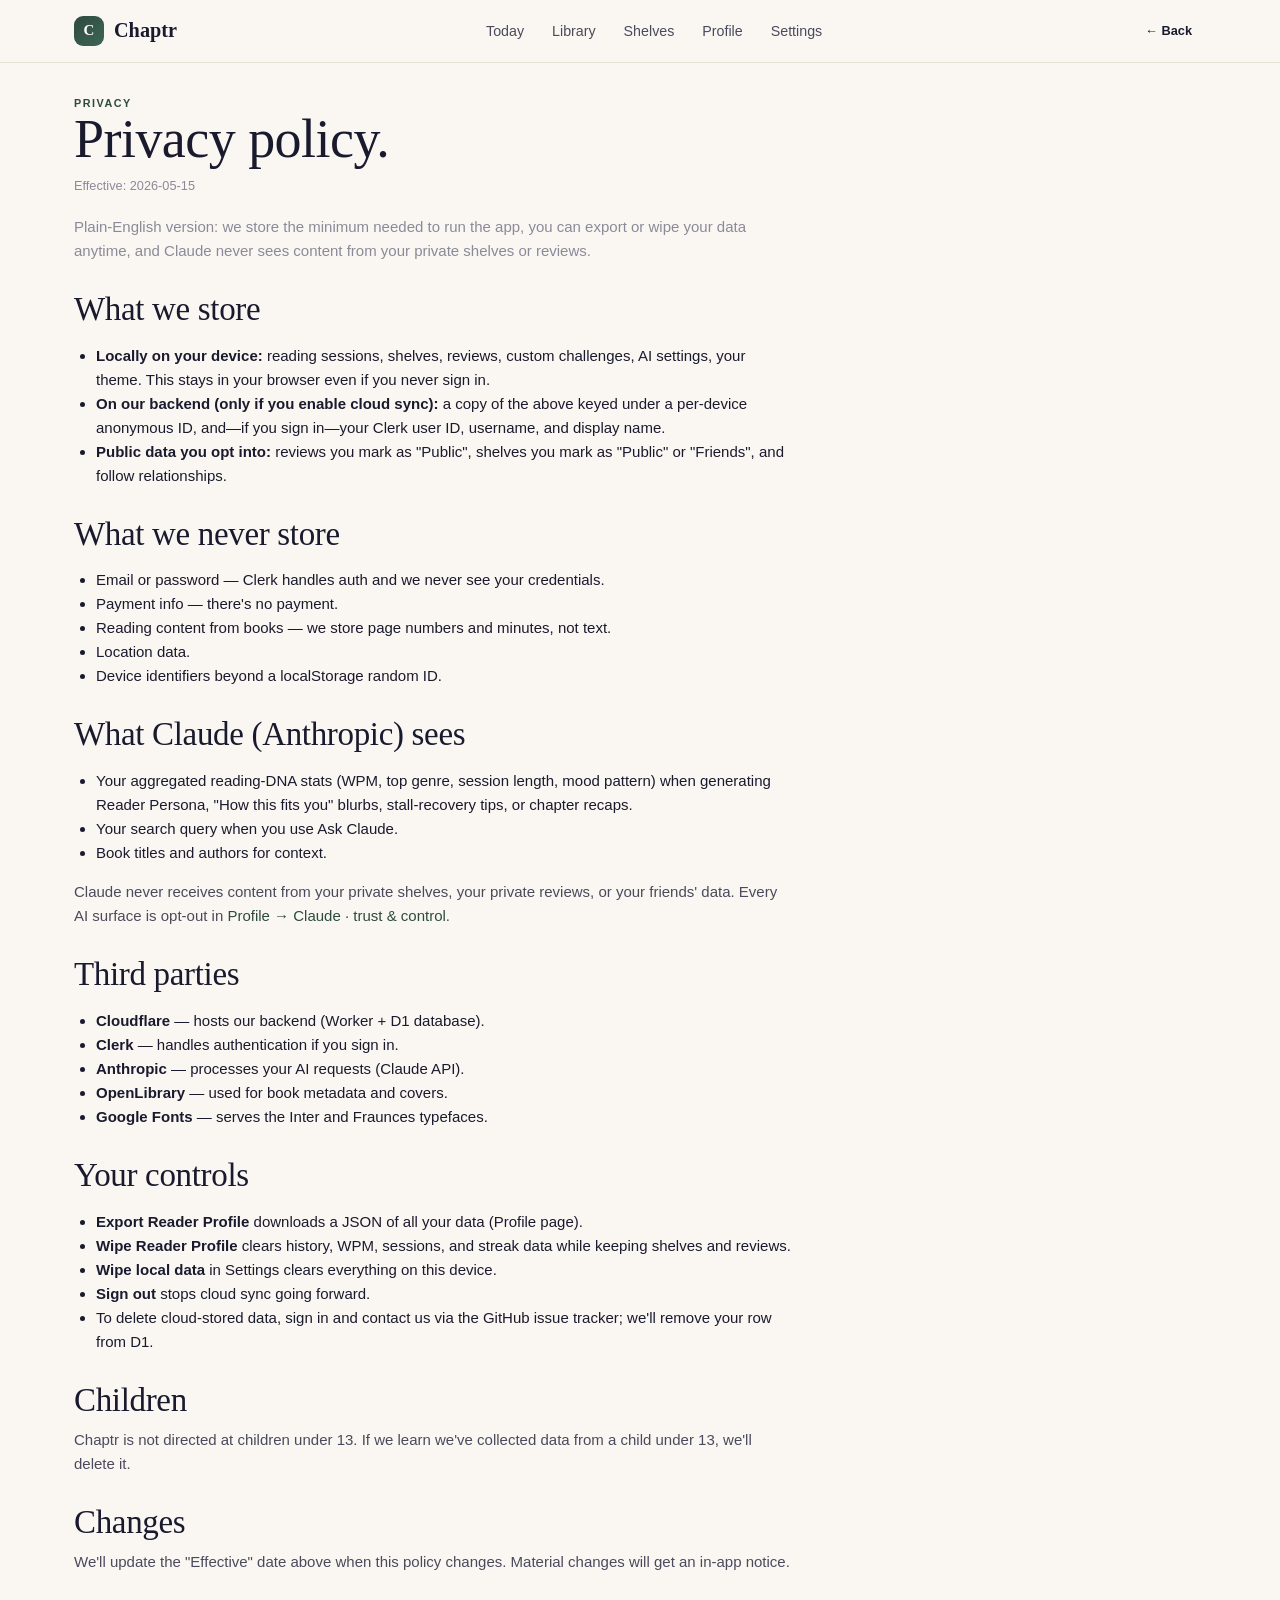
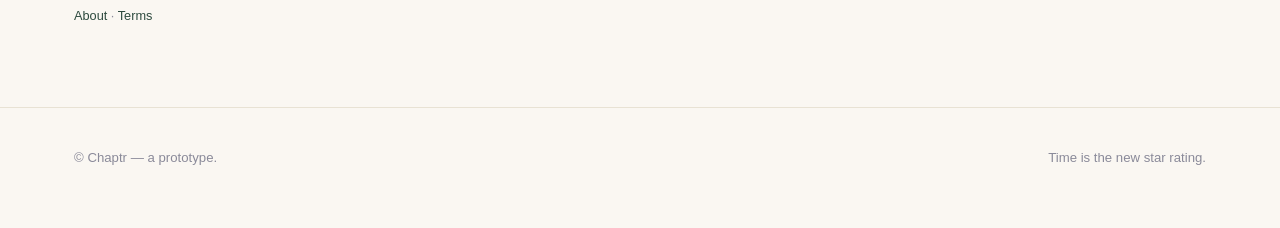
<file: privacy.html>
<!doctype html>
<html lang="en">
<head>
<meta charset="utf-8">
<meta name="viewport" content="width=device-width, initial-scale=1, viewport-fit=cover">
<meta name="theme-color" content="#FAF7F2">
<meta http-equiv="Content-Security-Policy" content="default-src 'self'; script-src 'self' 'unsafe-inline' https://*.clerk.accounts.dev https://clerk.accounts.dev https://static.cloudflareinsights.com; style-src 'self' 'unsafe-inline' https://fonts.googleapis.com; font-src 'self' https://fonts.gstatic.com; img-src 'self' data: blob: https://covers.openlibrary.org https://ia.openlibrary.org; connect-src 'self' https://chaptr-ask.isiah-williams.workers.dev https://*.clerk.accounts.dev https://clerk.accounts.dev https://openlibrary.org https://covers.openlibrary.org https://cloudflareinsights.com https://api.clerk.com; frame-src https://*.clerk.accounts.dev https://challenges.cloudflare.com https://appleid.apple.com https://accounts.google.com; object-src 'none'; base-uri 'self'; form-action 'self' https://*.clerk.accounts.dev https://appleid.apple.com https://accounts.google.com; upgrade-insecure-requests"><meta name="referrer" content="strict-origin-when-cross-origin"><meta http-equiv="X-Content-Type-Options" content="nosniff">
<link rel="manifest" href="manifest.json">
<link rel="icon" type="image/svg+xml" href="icon.svg">
<link rel="apple-touch-icon" href="icon.svg">
<meta name="apple-mobile-web-app-capable" content="yes">
<meta name="apple-mobile-web-app-status-bar-style" content="default">
<meta name="apple-mobile-web-app-title" content="Chaptr">
<title>Privacy · Chaptr</title>
<link rel="preconnect" href="https://fonts.googleapis.com">
<link rel="preconnect" href="https://fonts.gstatic.com" crossorigin>
<link href="https://fonts.googleapis.com/css2?family=Fraunces:opsz,wght@9..144,400;9..144,500;9..144,600&family=Inter:wght@400;500;600;700&display=swap" rel="stylesheet">
<link rel="stylesheet" href="styles.css?v=8">
<style>
  .doc { max-width: 720px; margin: 32px 0 80px; }
  .doc h1 { margin: 0 0 8px; }
  .doc .lead { color: var(--ink-3); margin-bottom: 24px; }
  .doc h2 { margin: 28px 0 8px; }
  .doc p { line-height: 1.6; }
  .doc ul { line-height: 1.6; padding-left: 22px; }
  .doc .effective { color: var(--ink-3); font-size: .85rem; margin-bottom: 18px; }
</style>
</head>
<body>

<nav class="nav">
  <div class="container nav-inner">
    <a class="brand" href="index.html"><span class="brand-mark">C</span> Chaptr</a>
    <div class="nav-links">
      <a href="today.html">Today</a>
      <a href="library.html">Library</a>
      <a href="shelves.html">Shelves</a>
      <a href="profile.html">Profile</a>
      <a href="settings.html">Settings</a>
    </div>
    <div class="nav-cta"><a href="today.html" class="btn btn-ghost btn-sm hide-sm">← Back</a></div>
  </div>
</nav>

<main class="container">
  <section class="doc">
    <div class="eyebrow">Privacy</div>
    <h1>Privacy policy.</h1>
    <p class="effective">Effective: 2026-05-15</p>
    <p class="lead">Plain-English version: we store the minimum needed to run the app, you can export or wipe your data anytime, and Claude never sees content from your private shelves or reviews.</p>

    <h2>What we store</h2>
    <ul>
      <li><strong>Locally on your device:</strong> reading sessions, shelves, reviews, custom challenges, AI settings, your theme. This stays in your browser even if you never sign in.</li>
      <li><strong>On our backend (only if you enable cloud sync):</strong> a copy of the above keyed under a per-device anonymous ID, and—if you sign in—your Clerk user ID, username, and display name.</li>
      <li><strong>Public data you opt into:</strong> reviews you mark as "Public", shelves you mark as "Public" or "Friends", and follow relationships.</li>
    </ul>

    <h2>What we never store</h2>
    <ul>
      <li>Email or password — Clerk handles auth and we never see your credentials.</li>
      <li>Payment info — there's no payment.</li>
      <li>Reading content from books — we store page numbers and minutes, not text.</li>
      <li>Location data.</li>
      <li>Device identifiers beyond a localStorage random ID.</li>
    </ul>

    <h2>What Claude (Anthropic) sees</h2>
    <ul>
      <li>Your aggregated reading-DNA stats (WPM, top genre, session length, mood pattern) when generating Reader Persona, "How this fits you" blurbs, stall-recovery tips, or chapter recaps.</li>
      <li>Your search query when you use Ask Claude.</li>
      <li>Book titles and authors for context.</li>
    </ul>
    <p>Claude never receives content from your private shelves, your private reviews, or your friends' data. Every AI surface is opt-out in <a href="profile.html">Profile → Claude · trust & control</a>.</p>

    <h2>Third parties</h2>
    <ul>
      <li><strong>Cloudflare</strong> — hosts our backend (Worker + D1 database).</li>
      <li><strong>Clerk</strong> — handles authentication if you sign in.</li>
      <li><strong>Anthropic</strong> — processes your AI requests (Claude API).</li>
      <li><strong>OpenLibrary</strong> — used for book metadata and covers.</li>
      <li><strong>Google Fonts</strong> — serves the Inter and Fraunces typefaces.</li>
    </ul>

    <h2>Your controls</h2>
    <ul>
      <li><strong>Export Reader Profile</strong> downloads a JSON of all your data (Profile page).</li>
      <li><strong>Wipe Reader Profile</strong> clears history, WPM, sessions, and streak data while keeping shelves and reviews.</li>
      <li><strong>Wipe local data</strong> in Settings clears everything on this device.</li>
      <li><strong>Sign out</strong> stops cloud sync going forward.</li>
      <li>To delete cloud-stored data, sign in and contact us via the GitHub issue tracker; we'll remove your row from D1.</li>
    </ul>

    <h2>Children</h2>
    <p>Chaptr is not directed at children under 13. If we learn we've collected data from a child under 13, we'll delete it.</p>

    <h2>Changes</h2>
    <p>We'll update the "Effective" date above when this policy changes. Material changes will get an in-app notice.</p>

    <p class="muted" style="margin-top:32px; font-size:.85rem;">
      <a href="about.html">About</a> · <a href="terms.html">Terms</a>
    </p>
  </section>
</main>

<footer class="footer">
  <div class="container row">
    <span>© Chaptr — a prototype.</span>
    <span class="muted">Time is the new star rating.</span>
  </div>
</footer>

<script src="app.js?v=51"></script>
<!-- Cloudflare Web Analytics (privacy-friendly, no cookies) -->
<script defer src="https://static.cloudflareinsights.com/beacon.min.js" data-cf-beacon='{"token": "a58f9965e72a49edbb8fab97534f1751"}'></script>
</body>
</html>
</file>
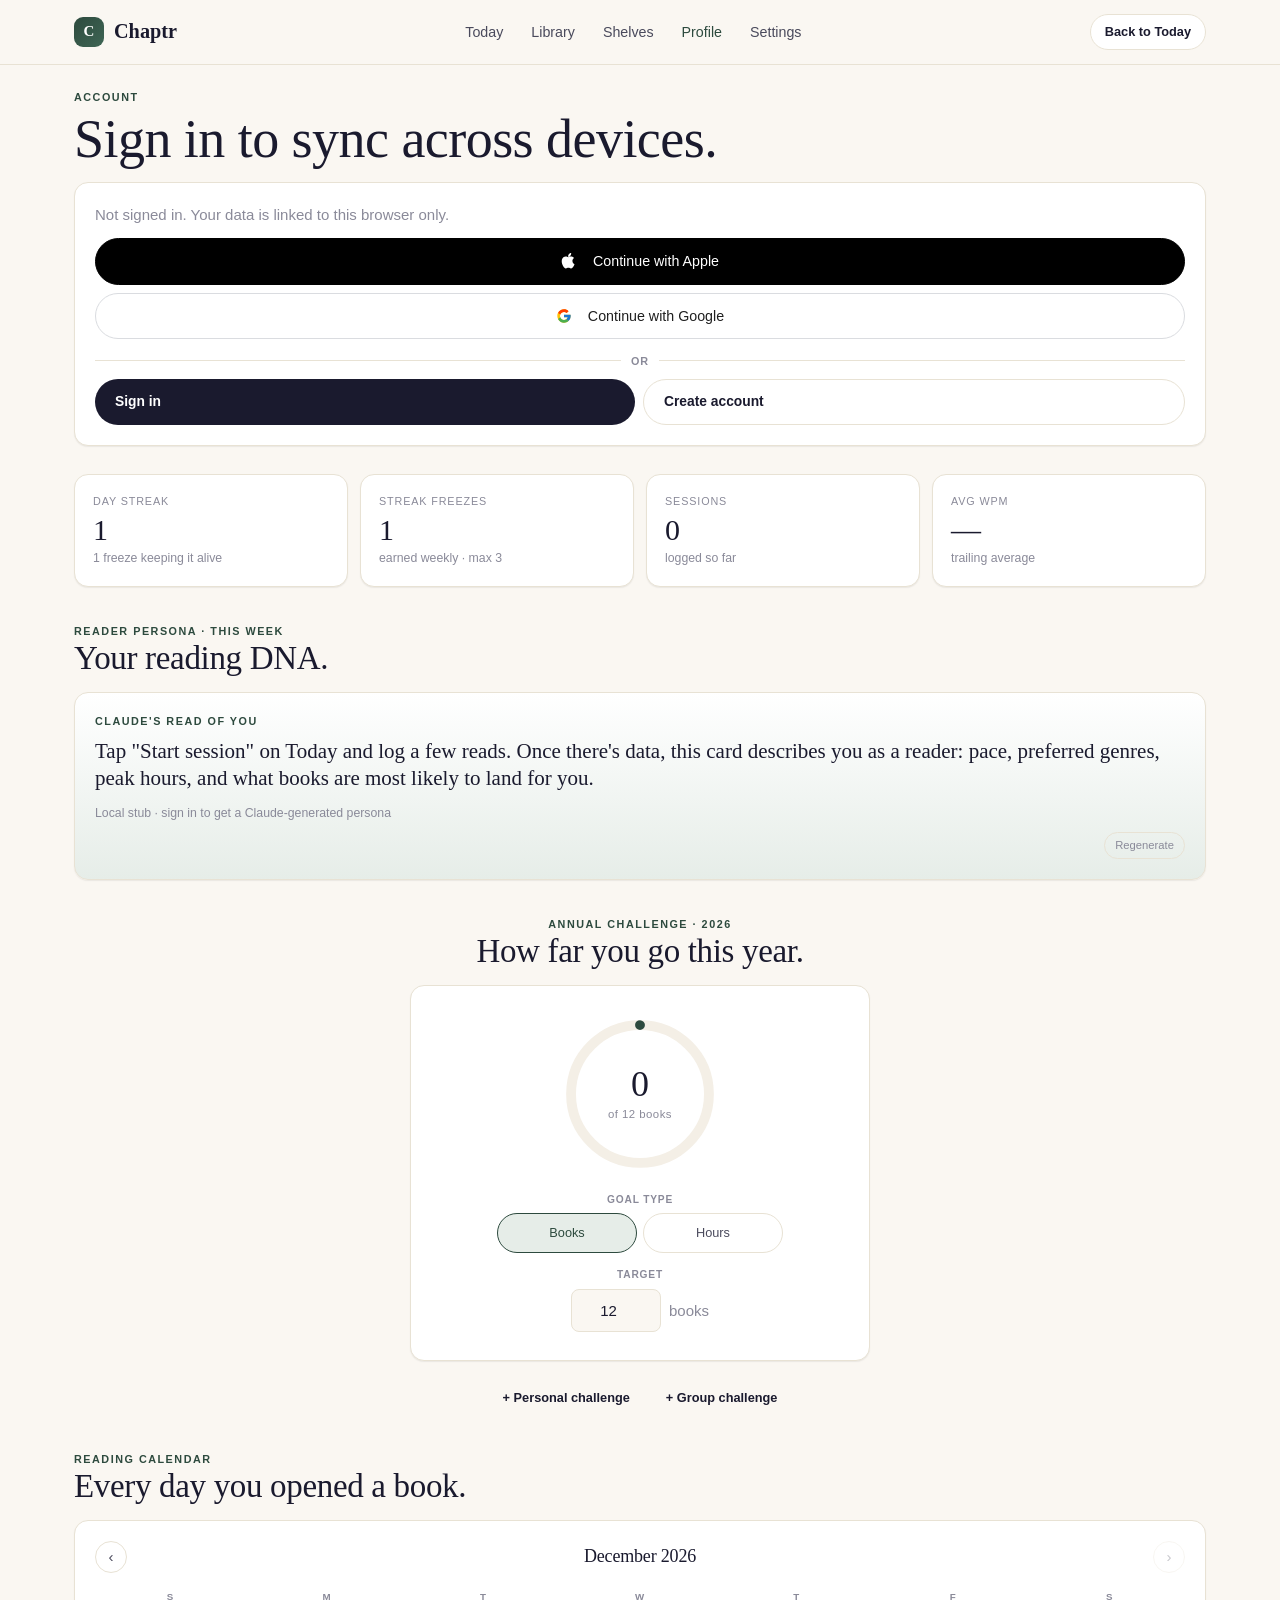
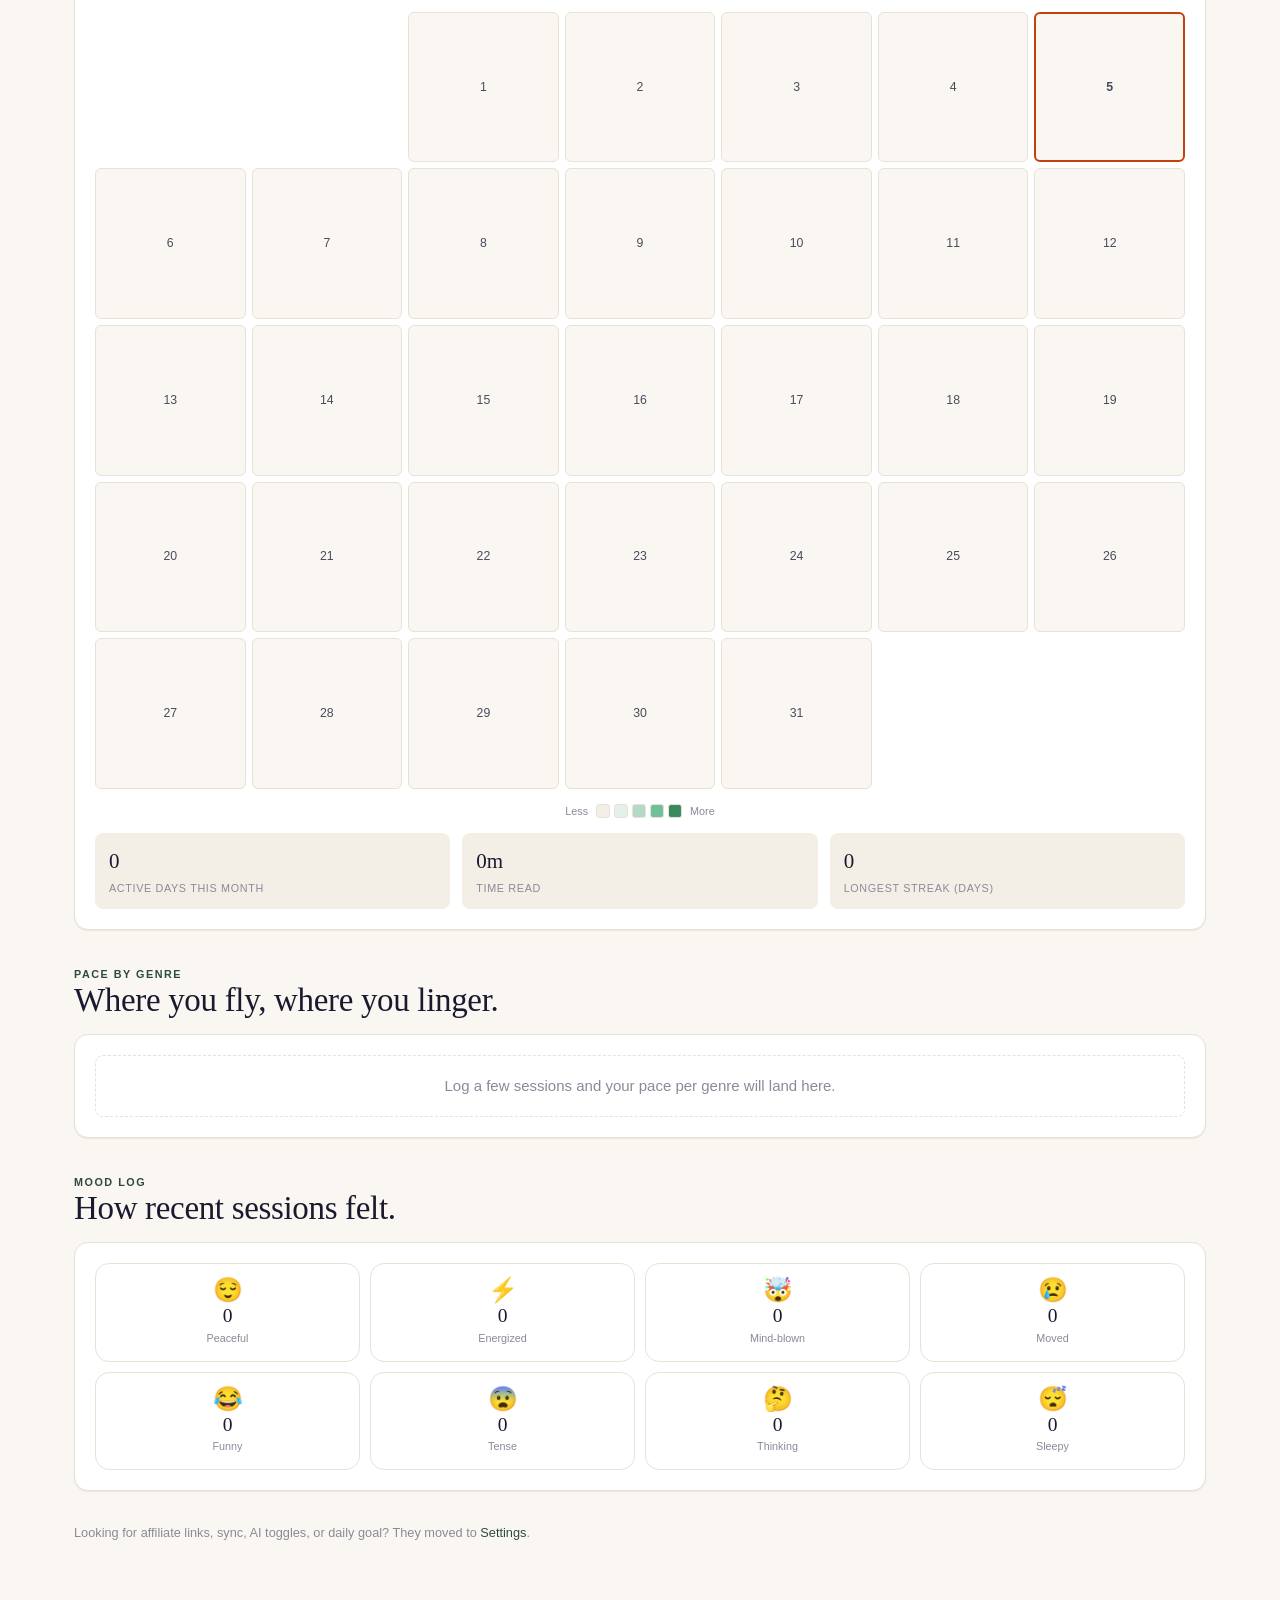
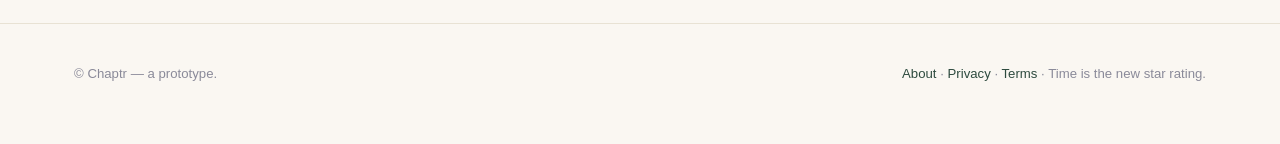
<file: profile.html>
<!doctype html>
<html lang="en">
<head>
<meta charset="utf-8">
<meta name="viewport" content="width=device-width, initial-scale=1, viewport-fit=cover">
<meta name="theme-color" content="#FAF7F2">
<meta http-equiv="Content-Security-Policy" content="default-src 'self'; script-src 'self' 'unsafe-inline' https://*.clerk.accounts.dev https://clerk.accounts.dev https://static.cloudflareinsights.com; style-src 'self' 'unsafe-inline' https://fonts.googleapis.com; font-src 'self' https://fonts.gstatic.com; img-src 'self' data: blob: https://covers.openlibrary.org https://ia.openlibrary.org; connect-src 'self' https://chaptr-ask.isiah-williams.workers.dev https://*.clerk.accounts.dev https://clerk.accounts.dev https://openlibrary.org https://covers.openlibrary.org https://cloudflareinsights.com https://api.clerk.com; frame-src https://*.clerk.accounts.dev https://challenges.cloudflare.com https://appleid.apple.com https://accounts.google.com; object-src 'none'; base-uri 'self'; form-action 'self' https://*.clerk.accounts.dev https://appleid.apple.com https://accounts.google.com; upgrade-insecure-requests"><meta name="referrer" content="strict-origin-when-cross-origin"><meta http-equiv="X-Content-Type-Options" content="nosniff">
<link rel="manifest" href="manifest.json">
<link rel="icon" type="image/svg+xml" href="icon.svg">
<link rel="apple-touch-icon" href="icon.svg">
<meta name="apple-mobile-web-app-capable" content="yes">
<meta name="apple-mobile-web-app-status-bar-style" content="default">
<meta name="apple-mobile-web-app-title" content="Chaptr">
<meta name="mobile-web-app-capable" content="yes">
<title>Profile · Chaptr</title>
<link rel="preconnect" href="https://fonts.googleapis.com">
<link rel="preconnect" href="https://fonts.gstatic.com" crossorigin>
<link href="https://fonts.googleapis.com/css2?family=Fraunces:opsz,wght@9..144,400;9..144,500;9..144,600&family=Inter:wght@400;500;600;700&display=swap" rel="stylesheet">
<link rel="stylesheet" href="styles.css?v=8">
<style>
  .profile-head { display: grid; grid-template-columns: 96px 1fr auto; gap: 20px; align-items: center; margin-top: 32px; }
  @media (max-width: 720px) { .profile-head { grid-template-columns: 64px 1fr; } .profile-head .actions { grid-column: 1 / -1; } }
  .avatar {
    width: 96px; height: 96px; border-radius: 999px;
    background: linear-gradient(135deg, var(--primary), var(--primary-2));
    color: #FFF; font-family: var(--serif); font-size: 2.4rem;
    display: grid; place-items: center;
  }
  @media (max-width: 720px) { .avatar { width: 64px; height: 64px; font-size: 1.6rem; } }
  .profile-name h1 { margin: 0 0 4px; }
  .profile-name .muted { font-size: .9rem; }

  .stats-row { display: grid; grid-template-columns: repeat(4, 1fr); gap: 12px; margin-top: 28px; }
  @media (max-width: 720px) { .stats-row { grid-template-columns: repeat(2, 1fr); } }
  .stat-tile { padding: 18px; text-align: left; }
  .stat-tile .label { font-size: .72rem; letter-spacing: .08em; text-transform: uppercase; color: var(--ink-3); }
  .stat-tile .value { font-family: var(--serif); font-size: 2rem; line-height: 1; margin-top: 6px; color: var(--ink); }
  .stat-tile .sub { font-size: .82rem; color: var(--ink-3); margin-top: 4px; }

  .section { margin-top: 36px; }
  .section h2 { margin-bottom: 4px; }

  /* clean monthly reading calendar with prev/next navigation */
  .cal-nav {
    display: flex; justify-content: space-between; align-items: center;
    margin-bottom: 14px; gap: 12px;
  }
  .cal-nav h3 {
    margin: 0; font-family: var(--serif); font-size: 1.2rem; color: var(--ink);
    text-align: center; flex: 1;
  }
  .cal-nav-btn {
    width: 32px; height: 32px; border-radius: 999px; border: 1px solid var(--border);
    background: var(--surface); color: var(--ink-2); cursor: pointer; font-size: 1rem;
    display: grid; place-items: center; transition: all .12s;
  }
  .cal-nav-btn:hover { border-color: var(--primary); color: var(--primary); }
  .cal-nav-btn:disabled { opacity: .3; cursor: not-allowed; }
  .cal-dow-row {
    display: grid; grid-template-columns: repeat(7, 1fr); gap: 6px; margin-bottom: 6px;
  }
  .cal-dow-row .dow {
    font-size: .65rem; letter-spacing: .08em; text-transform: uppercase;
    color: var(--ink-3); font-weight: 600; text-align: center; padding: 2px 0;
  }
  .cal-grid {
    display: grid; grid-template-columns: repeat(7, 1fr); gap: 6px;
  }
  .cal-day-cell {
    aspect-ratio: 1; border-radius: 6px; position: relative;
    border: 1px solid var(--border); background: var(--bg);
    display: flex; align-items: center; justify-content: center;
    font-size: .82rem; color: var(--ink-2);
    font-variant-numeric: tabular-nums;
  }
  .cal-day-cell.outside { background: transparent; border-color: transparent; color: var(--surface-2); }
  .cal-day-cell.today { border-color: var(--accent); border-width: 2px; font-weight: 600; }
  .cal-day-cell.lvl-1 { background: hsl(150, 30%, 92%); }
  .cal-day-cell.lvl-2 { background: hsl(150, 32%, 78%); }
  .cal-day-cell.lvl-3 { background: hsl(150, 38%, 60%); color: #FFF; }
  .cal-day-cell.lvl-4 { background: hsl(150, 42%, 38%); color: #FFF; }
  .cal-day-cell.lvl-3.today, .cal-day-cell.lvl-4.today { border-color: var(--accent); }
  .cal-legend {
    display: flex; align-items: center; gap: 8px; justify-content: center;
    margin-top: 14px; color: var(--ink-3); font-size: .72rem;
  }
  .cal-legend .swatches { display: flex; gap: 4px; }
  .cal-legend .sw { width: 14px; height: 14px; border-radius: 3px; border: 1px solid var(--border); }
  .cal-stats {
    display: grid; grid-template-columns: repeat(3, 1fr); gap: 12px; margin-top: 14px;
  }
  @media (max-width: 720px) { .cal-stats { grid-template-columns: 1fr; } }
  .cal-stats .cs {
    padding: 12px 14px; background: var(--surface-2); border-radius: var(--r-sm);
    display: flex; flex-direction: column; gap: 2px;
  }
  .cal-stats .cs .v { font-family: var(--serif); font-size: 1.4rem; color: var(--ink); }
  .cal-stats .cs .l { font-size: .72rem; color: var(--ink-3); letter-spacing: .06em; text-transform: uppercase; }

  .genre-bar { display: grid; grid-template-columns: 110px 1fr 60px; gap: 12px; align-items: center; padding: 10px 0; border-top: 1px solid var(--border); font-size: .92rem; }
  .genre-bar:first-of-type { border-top: 0; }
  .genre-bar .name { color: var(--ink); }
  .genre-bar .track { height: 8px; background: var(--surface-2); border-radius: var(--r-pill); overflow: hidden; }
  .genre-bar .fill { height: 100%; background: var(--primary); }
  .genre-bar .num { text-align: right; color: var(--ink-3); font-variant-numeric: tabular-nums; }

  .mood-grid { display: grid; grid-template-columns: repeat(4, 1fr); gap: 10px; }
  @media (max-width: 540px) { .mood-grid { grid-template-columns: repeat(2, 1fr); } }
  .mood-cell {
    padding: 14px 8px; text-align: center;
    background: var(--surface); border: 1px solid var(--border); border-radius: var(--r-md);
  }
  .mood-cell .em { font-size: 1.6rem; line-height: 1; }
  .mood-cell .ct { font-family: var(--serif); font-size: 1.3rem; margin-top: 4px; line-height: 1; }
  .mood-cell .lb { font-size: .72rem; color: var(--ink-3); margin-top: 4px; }

  .persona-card { background: linear-gradient(180deg, #FFF, var(--primary-tint)); }
  .persona-card .quote { font-family: var(--serif); font-size: 1.4rem; line-height: 1.3; color: var(--ink); margin: 8px 0 12px; }
  .persona-card .signals { font-size: .82rem; color: var(--ink-3); }

  /* annual challenge — centered, restrained, professional */
  .yc-card { max-width: 460px; margin: 14px auto 0; padding: 28px 24px; text-align: center; }
  .yc-row {
    display: flex; flex-direction: column; align-items: center; gap: 18px;
  }
  .yc-ring { position: relative; width: 160px; height: 160px; }
  @media (max-width: 720px) { .yc-ring { width: 140px; height: 140px; } }
  .yc-ring svg { transform: rotate(-90deg); width: 100%; height: 100%; }
  .yc-bg { fill: none; stroke: var(--surface-2); stroke-width: 8; }
  .yc-fg { fill: none; stroke: var(--primary); stroke-width: 8; stroke-linecap: round; transition: stroke-dashoffset .6s ease; }
  .yc-center {
    position: absolute; inset: 0;
    display: flex; flex-direction: column;
    align-items: center; justify-content: center;
    text-align: center; line-height: 1;
  }
  .yc-cur {
    font-family: var(--serif); font-size: 2.4rem; line-height: 1;
    color: var(--ink); font-variant-numeric: tabular-nums; display: block;
  }
  .yc-target {
    font-size: .76rem; letter-spacing: .04em; color: var(--ink-3);
    margin-top: 6px; line-height: 1.1; display: block;
  }
  .yc-controls {
    display: flex; flex-direction: column; gap: 14px; align-items: center;
    width: 100%; max-width: 340px;
  }
  .yc-controls .field-block { width: 100%; }
  .yc-controls label {
    display: block; font-size: .68rem; color: var(--ink-3); font-weight: 600;
    letter-spacing: .08em; text-transform: uppercase; margin-bottom: 6px; text-align: center;
  }
  .yc-type-toggle { display: flex; gap: 6px; justify-content: center; }
  .yc-type-toggle button {
    flex: 1; max-width: 140px;
    padding: 9px 14px; border: 1px solid var(--border); border-radius: var(--r-pill);
    background: var(--surface); color: var(--ink-2); font: inherit; font-size: .85rem; cursor: pointer;
  }
  .yc-type-toggle button.active { border-color: var(--primary); background: var(--primary-tint); color: var(--primary); }
  .yc-target-input { display: flex; align-items: center; gap: 8px; justify-content: center; }
  .yc-target-input input {
    width: 90px; padding: 9px 12px; border: 1px solid var(--border); border-radius: var(--r-sm);
    font: inherit; text-align: center; background: var(--bg); color: var(--ink);
    font-variant-numeric: tabular-nums;
  }

  /* custom challenges */
  .cc-grid { display: grid; grid-template-columns: repeat(auto-fill, minmax(240px, 1fr)); gap: 14px; margin-top: 14px; }
  .cc-card { padding: 16px; display: flex; flex-direction: column; gap: 6px; }
  .cc-card .nm { font-family: var(--serif); font-size: 1.05rem; }
  .cc-card .stats { display: flex; justify-content: space-between; align-items: baseline; }
  .cc-card .num { font-family: var(--serif); font-size: 1.6rem; }
  .cc-card .target { font-size: .82rem; color: var(--ink-3); }
  .cc-card .bar { height: 6px; background: var(--surface-2); border-radius: var(--r-pill); overflow: hidden; margin-top: 4px; }
  .cc-card .fill { height: 100%; background: var(--primary); transition: width .4s ease; }
  .cc-card .meta { font-size: .78rem; color: var(--ink-3); display: flex; justify-content: space-between; }
  .cc-card .del { background: none; border: 0; color: var(--ink-3); font-size: .78rem; cursor: pointer; padding: 2px 0; align-self: flex-start; }
  .cc-card .del:hover { color: var(--danger); }
  .cc-empty { padding: 24px; border: 1px dashed var(--border); border-radius: var(--r-md); text-align: center; color: var(--ink-3); margin-top: 14px; }

  /* persona Claude blurb */
  .persona-meta { display: flex; justify-content: space-between; align-items: center; margin-top: 8px; font-size: .75rem; color: var(--ink-3); }
  .persona-meta .refresh-btn { background: none; border: 1px solid var(--border); color: var(--ink-3); padding: 4px 10px; border-radius: var(--r-pill); cursor: pointer; font-size: .75rem; }
  .persona-meta .refresh-btn:hover { color: var(--primary); border-color: var(--primary); }

  /* group challenges */
  .fc-card { padding: 16px; margin-top: 12px; }
  .fc-card .fc-head { display: flex; justify-content: space-between; align-items: baseline; gap: 12px; flex-wrap: wrap; }
  .fc-card .fc-name { font-family: var(--serif); font-size: 1.1rem; }
  .fc-card .fc-meta { color: var(--ink-3); font-size: .82rem; }
  .fc-card .fc-board { margin-top: 12px; display: flex; flex-direction: column; gap: 6px; }
  .fc-row { display: grid; grid-template-columns: 24px 32px 1fr auto; gap: 10px; align-items: center; padding: 6px 4px; }
  .fc-row .rk { font-family: var(--serif); color: var(--ink-3); font-size: .85rem; text-align: center; }
  .fc-row .av { width: 32px; height: 32px; border-radius: 999px; display: grid; place-items: center; color:#FFF; font-family: var(--serif); font-size: .8rem; font-weight: 600; }
  .fc-row .who { font-weight: 500; }
  .fc-row .who .invited { color: var(--ink-3); font-weight: 400; font-size: .78rem; margin-left: 4px; }
  .fc-row .who.me { color: var(--primary); }
  .fc-row .pg { font-family: var(--serif); font-variant-numeric: tabular-nums; }
  .fc-card .fc-actions { display: flex; gap: 6px; margin-top: 10px; flex-wrap: wrap; }
  .fc-empty { padding: 18px; border: 1px dashed var(--border); border-radius: var(--r-md); text-align: center; color: var(--ink-3); margin-top: 12px; }

  /* generic dialog reuse */
  .v3-dlg { position: fixed; inset: 0; background: rgba(20,20,30,.45); display: none; align-items: center; justify-content: center; z-index: 200; padding: 16px; }
  .v3-dlg.open { display: flex; }
  .v3-dlg-card { background: var(--surface); border-radius: var(--r-lg); padding: 24px; max-width: 460px; width: 100%; box-shadow: var(--shadow-lg); max-height: 80vh; overflow-y: auto; }
  .v3-field { display: flex; flex-direction: column; gap: 6px; margin: 12px 0; }
  .v3-field label { font-size: .72rem; letter-spacing: .08em; text-transform: uppercase; color: var(--ink-3); font-weight: 600; }
  .v3-field input { padding: 10px 12px; border: 1px solid var(--border); border-radius: var(--r-sm); font: inherit; background: var(--bg); color: var(--ink); }
  .v3-field input:focus { outline: 0; border-color: var(--primary); background: var(--surface); }

  /* AI settings toggle row */
  .ai-row {
    display: flex; justify-content: space-between; align-items: center; gap: 16px;
    padding: 14px 0; border-top: 1px solid var(--border);
  }
  .ai-row:first-of-type { border-top: 0; }
  .ai-row .ai-meta .name { font-weight: 500; color: var(--ink); }
  .ai-row .ai-meta .desc { color: var(--ink-3); font-size: .82rem; }
  .switch {
    width: 44px; height: 26px; border-radius: 999px; background: var(--border);
    position: relative; cursor: pointer; flex-shrink: 0; transition: background .15s;
  }
  .switch::after {
    content: ''; position: absolute; top: 3px; left: 3px;
    width: 20px; height: 20px; border-radius: 999px; background: #FFF;
    box-shadow: 0 1px 3px rgba(0,0,0,.2); transition: transform .15s;
  }
  .switch.on { background: var(--primary); }
  .switch.on::after { transform: translateX(18px); }

  .settings-row { display: flex; justify-content: space-between; align-items: center; padding: 14px 0; border-top: 1px solid var(--border); }
  .settings-row:first-of-type { border-top: 0; }
  .settings-row .label { font-weight: 500; }
  .settings-row .desc { color: var(--ink-3); font-size: .85rem; }
  .settings-row input[type="number"] {
    width: 80px; padding: 8px 12px; border: 1px solid var(--border);
    border-radius: var(--r-sm); font: inherit; text-align: right;
  }
  .danger { color: var(--danger); }

  /* Apple-branded sign-in button — official guidance is black bg, white text */
  .btn-apple {
    display: inline-flex; align-items: center; justify-content: center;
    padding: 11px 18px; border-radius: var(--r-pill);
    background: #000; color: #FFF !important; border: 1px solid #000;
    font: inherit; font-weight: 500; font-size: .95rem;
    cursor: pointer; -webkit-tap-highlight-color: transparent;
    transition: opacity .12s;
  }
  .btn-apple:hover { opacity: .85; }
  .btn-apple:disabled { opacity: .5; cursor: not-allowed; }

  /* Google-branded sign-in button — official guidance is white bg, dark text,
     1px neutral border, and the four-color G mark. */
  .btn-google {
    display: inline-flex; align-items: center; justify-content: center;
    padding: 11px 18px; border-radius: var(--r-pill);
    background: #FFF; color: #1F1F1F !important; border: 1px solid #DADCE0;
    font: inherit; font-weight: 500; font-size: .95rem;
    cursor: pointer; -webkit-tap-highlight-color: transparent;
    transition: background .12s, border-color .12s, box-shadow .12s;
  }
  .btn-google:hover { background: #F8F9FA; box-shadow: 0 1px 3px rgba(60,64,67,.15); }
  .btn-google:disabled { opacity: .5; cursor: not-allowed; }

  .auth-divider {
    display: flex; align-items: center; gap: 10px;
    margin: 4px 0; color: var(--ink-3); font-size: .72rem;
    letter-spacing: .08em; text-transform: uppercase; font-weight: 600;
  }
  .auth-divider::before, .auth-divider::after {
    content: ''; flex: 1; height: 1px; background: var(--border);
  }
</style>
</head>
<body>

<nav class="nav">
  <div class="container nav-inner">
    <a class="brand" href="index.html">
      <span class="brand-mark">C</span> Chaptr
    </a>
    <div class="nav-links">
      <a href="today.html">Today</a>
      <a href="library.html">Library</a>
      <a href="shelves.html">Shelves</a>
      <a href="profile.html" class="active">Profile</a>
      <a href="settings.html">Settings</a>
    </div>
    <div class="nav-cta">
      <a href="today.html" class="btn btn-outline btn-sm hide-sm">Back to Today</a>
    </div>
  </div>
</nav>

<main class="container">

  <section class="section" style="margin-top:24px;">
    <div class="eyebrow">Account</div>
    <h1 id="accountHeading" style="margin:6px 0 0;">Sign in to sync across devices.</h1>
    <div class="card" style="margin-top:14px;" id="accountCard">
      <div id="accountSignedOut" style="display:none;">
        <p class="muted" style="margin:0 0 12px;">Not signed in. Your data is linked to this browser only.</p>
        <button class="btn btn-apple" id="authAppleBtn" style="width:100%; margin-bottom:8px;" aria-label="Continue with Apple">
          <svg xmlns="http://www.w3.org/2000/svg" width="16" height="16" viewBox="0 0 24 24" fill="currentColor" aria-hidden="true" style="vertical-align:-3px; margin-right:8px;">
            <path d="M17.05 12.04c-.03-2.95 2.41-4.37 2.52-4.43-1.37-2-3.51-2.27-4.27-2.3-1.82-.18-3.55 1.07-4.47 1.07-.94 0-2.36-1.05-3.88-1.02-2 .03-3.85 1.16-4.88 2.95-2.08 3.61-.53 8.95 1.5 11.87.99 1.43 2.17 3.03 3.71 2.97 1.49-.06 2.05-.96 3.86-.96 1.8 0 2.31.96 3.88.93 1.6-.03 2.62-1.45 3.6-2.89 1.13-1.66 1.6-3.27 1.62-3.36-.04-.02-3.11-1.19-3.14-4.72zM14.03 3.94c.82-1 1.37-2.39 1.22-3.78-1.18.05-2.62.79-3.46 1.78-.76.88-1.42 2.29-1.24 3.65 1.32.1 2.66-.67 3.48-1.65z"/>
          </svg>
          Continue with Apple
        </button>
        <button class="btn btn-google" id="authGoogleBtn" style="width:100%; margin-bottom:10px;" aria-label="Continue with Google">
          <svg xmlns="http://www.w3.org/2000/svg" width="16" height="16" viewBox="0 0 48 48" aria-hidden="true" style="vertical-align:-3px; margin-right:8px;">
            <path fill="#FFC107" d="M43.611 20.083H42V20H24v8h11.303c-1.649 4.657-6.08 8-11.303 8-6.627 0-12-5.373-12-12s5.373-12 12-12c3.059 0 5.842 1.154 7.961 3.039l5.657-5.657C34.046 6.053 29.268 4 24 4 12.955 4 4 12.955 4 24s8.955 20 20 20 20-8.955 20-20c0-1.341-.138-2.65-.389-3.917z"/>
            <path fill="#FF3D00" d="M6.306 14.691l6.571 4.819C14.655 15.108 18.961 12 24 12c3.059 0 5.842 1.154 7.961 3.039l5.657-5.657C34.046 6.053 29.268 4 24 4 16.318 4 9.656 8.337 6.306 14.691z"/>
            <path fill="#4CAF50" d="M24 44c5.166 0 9.86-1.977 13.409-5.192l-6.19-5.238C29.211 35.091 26.715 36 24 36c-5.202 0-9.619-3.317-11.283-7.946l-6.522 5.025C9.505 39.556 16.227 44 24 44z"/>
            <path fill="#1976D2" d="M43.611 20.083H42V20H24v8h11.303c-.792 2.237-2.231 4.166-4.087 5.571.001-.001.002-.001.003-.002l6.19 5.238C36.971 39.205 44 34 44 24c0-1.341-.138-2.65-.389-3.917z"/>
          </svg>
          Continue with Google
        </button>
        <div class="auth-divider" aria-hidden="true"><span>or</span></div>
        <div style="display:flex; gap:8px; flex-wrap:wrap; margin-top:10px;">
          <button class="btn btn-primary" id="authSignInBtn" style="flex:1;">Sign in</button>
          <button class="btn btn-outline" id="authSignUpBtn" style="flex:1;">Create account</button>
        </div>
      </div>
      <div id="accountSignedIn" style="display:none;">
        <div style="display:flex; align-items:center; gap:14px; flex-wrap:wrap;">
          <div class="avatar" id="authAvatar" style="width:48px; height:48px; font-size:1.2rem;">–</div>
          <div style="flex:1; min-width:200px;">
            <div style="font-weight:600;" id="authUserName">Reader</div>
            <div class="muted" style="font-size:.85rem;" id="authUserEmail"></div>
          </div>
          <button class="btn btn-outline btn-sm" id="authSignOutBtn">Sign out</button>
        </div>
        <div style="margin-top:16px; padding-top:14px; border-top:1px dashed var(--border);">
          <div id="usernameEditor" style="display:flex; gap:14px; align-items:center; flex-wrap:wrap;">
            <div style="flex:1; min-width:220px;">
              <label style="font-size:.72rem; letter-spacing:.08em; text-transform:uppercase; color:var(--ink-3); font-weight:600;">Username</label>
              <div style="display:flex; gap:6px; margin-top:6px;">
                <span style="display:inline-flex; align-items:center; color:var(--ink-3); font-family:monospace;">@</span>
                <input type="text" id="usernameInput" placeholder="your_handle"
                  style="flex:1; padding:8px 12px; border:1px solid var(--border); border-radius:var(--r-sm); font:inherit; font-family:monospace; background:var(--bg); color:var(--ink);">
                <button class="btn btn-primary btn-sm" id="saveUsernameBtn">Save</button>
              </div>
              <div class="muted" id="usernameHint" style="font-size:.78rem; margin-top:6px;">3–24 chars, letters/numbers/_- only. Friends find you with this.</div>
            </div>
          </div>
          <div style="display:flex; gap:18px; align-items:center; margin-top:14px;">
            <div><span style="font-family:var(--serif); font-size:1.4rem;" id="followerCount">0</span> <span class="muted" style="font-size:.85rem;">followers</span></div>
            <div><span style="font-family:var(--serif); font-size:1.4rem;" id="followingCount">0</span> <span class="muted" style="font-size:.85rem;">following</span></div>
            <button class="btn btn-outline btn-sm" id="findFriendsBtn" style="margin-left:auto;">Find friends</button>
          </div>
        </div>
      </div>
      <div id="authError" style="display:none; margin-top:12px; padding:10px 12px; background:#FEF2F2; color:var(--danger); border-radius:var(--r-sm); font-size:.85rem;"></div>
    </div>
  </section>

  <div class="stats-row">
    <div class="card stat-tile"><div class="label">Day streak</div><div class="value" id="psStreak">0</div><div class="sub" id="psStreakSub">consecutive days ≥10 min</div></div>
    <div class="card stat-tile"><div class="label">Streak freezes</div><div class="value" id="psFreezes">0</div><div class="sub">earned weekly · max 3</div></div>
    <div class="card stat-tile"><div class="label">Sessions</div><div class="value" id="psSessions">0</div><div class="sub">logged so far</div></div>
    <div class="card stat-tile"><div class="label">Avg WPM</div><div class="value" id="psWpm">—</div><div class="sub">trailing average</div></div>
  </div>

  <section class="section">
    <div class="eyebrow">Reader Persona · this week</div>
    <h2>Your reading DNA.</h2>
    <div class="card persona-card" style="margin-top:14px;">
      <div class="eyebrow">Claude's read of you</div>
      <p class="quote" id="personaText">Tap "Start session" on Today and log a few reads. Once there's data, this card describes you as a reader: pace, preferred genres, peak hours, and what books are most likely to land for you.</p>
      <div class="signals" id="personaSignals">Based on: WPM by genre · session-time distribution · mood tags</div>
    </div>
  </section>

  <section class="section" style="text-align:center;">
    <div class="eyebrow">Annual challenge · <span id="ycYear"></span></div>
    <h2>How far you go this year.</h2>
    <div class="card yc-card">
      <div class="yc-row">
        <div class="yc-ring">
          <svg viewBox="0 0 130 130">
            <circle class="yc-bg" cx="65" cy="65" r="56"></circle>
            <circle class="yc-fg" cx="65" cy="65" r="56" stroke-dasharray="351.86" stroke-dashoffset="351.86" id="ycFg"></circle>
          </svg>
          <div class="yc-center">
            <div class="yc-cur" id="ycCur">0</div>
            <div class="yc-target" id="ycTargetLabel">of 12 books</div>
          </div>
        </div>
        <div class="yc-controls">
          <div class="field-block">
            <label>Goal type</label>
            <div class="yc-type-toggle" id="ycTypeToggle">
              <button data-yc-type="books">Books</button>
              <button data-yc-type="hours">Hours</button>
            </div>
          </div>
          <div class="field-block">
            <label>Target</label>
            <div class="yc-target-input">
              <input type="number" id="ycTarget" min="1" value="12">
              <span class="muted" id="ycTargetUnit">books</span>
            </div>
          </div>
        </div>
      </div>
    </div>
  </section>

  <section class="section" id="customChallengesSection" style="display:none;">
    <div class="eyebrow">Custom challenges</div>
    <h2>Set your own targets.</h2>
    <div id="ccGrid"></div>
    <div style="margin-top:12px;">
      <button class="btn btn-outline btn-sm" id="newChallengeBtn">+ New challenge</button>
    </div>
  </section>

  <section class="section" id="groupChallengesSection" style="display:none;">
    <div class="eyebrow">Group challenges</div>
    <h2>Race a friend, run a book club.</h2>
    <div id="fcList"></div>
    <div style="margin-top:12px;">
      <button class="btn btn-outline btn-sm" id="newFcBtn">+ New group challenge</button>
    </div>
  </section>

  <div id="addChallengesRow" style="margin-top:20px; display:flex; gap:8px; flex-wrap:wrap; justify-content:center;">
    <button class="btn btn-ghost btn-sm" id="addCustomChallengeBtn">+ Personal challenge</button>
    <button class="btn btn-ghost btn-sm" id="addGroupChallengeBtn">+ Group challenge</button>
  </div>

  <section class="section">
    <div class="eyebrow">Reading calendar</div>
    <h2>Every day you opened a book.</h2>
    <div class="card" style="margin-top:14px;">
      <div class="cal-nav">
        <button class="cal-nav-btn" id="calPrevBtn" aria-label="Previous month">‹</button>
        <h3 id="calMonthTitle">Month</h3>
        <button class="cal-nav-btn" id="calNextBtn" aria-label="Next month">›</button>
      </div>
      <div class="cal-dow-row" id="calDowRow"></div>
      <div class="cal-grid" id="calGrid"></div>
      <div class="cal-legend">
        <span>Less</span>
        <div class="swatches" id="calSwatches"></div>
        <span>More</span>
      </div>
      <div class="cal-stats">
        <div class="cs"><div class="v" id="calActiveDays">0</div><div class="l">Active days this month</div></div>
        <div class="cs"><div class="v" id="calTotalHours">0h</div><div class="l">Time read</div></div>
        <div class="cs"><div class="v" id="calLongestRun">0</div><div class="l">Longest streak (days)</div></div>
      </div>
    </div>
  </section>

  <section class="section">
    <div class="eyebrow">Pace by genre</div>
    <h2>Where you fly, where you linger.</h2>
    <div class="card" style="margin-top:14px;">
      <div id="genreBars"></div>
    </div>
  </section>

  <section class="section">
    <div class="eyebrow">Mood log</div>
    <h2>How recent sessions felt.</h2>
    <div class="card" style="margin-top:14px;">
      <div class="mood-grid" id="moodGrid"></div>
    </div>
  </section>

  <p class="muted" style="margin-top:32px; font-size:.85rem;">Looking for affiliate links, sync, AI toggles, or daily goal? They moved to <a href="settings.html">Settings</a>.</p>

</main>

<div class="v3-dlg" id="newFcDlg">
  <div class="v3-dlg-card" role="dialog" aria-modal="true">
    <div class="eyebrow">New group challenge</div>
    <h3 style="margin:4px 0 12px;">Get a few friends in.</h3>
    <div class="v3-field">
      <label>Name</label>
      <input type="text" id="fcName" placeholder='e.g. "Q1 book club"'>
    </div>
    <div class="v3-field">
      <label>Type</label>
      <div class="yc-type-toggle" id="fcTypeToggle">
        <button data-fc-type="books">Books finished</button>
        <button data-fc-type="hours">Hours read</button>
      </div>
    </div>
    <div class="v3-field">
      <label>Target</label>
      <input type="number" id="fcTarget" min="1" value="5">
    </div>
    <div class="v3-field">
      <label>Deadline (optional)</label>
      <input type="date" id="fcDeadline">
    </div>
    <div class="v3-field">
      <label>Invite (search by username)</label>
      <input type="text" id="fcInviteSearch" placeholder="@friend">
      <div id="fcInviteResults" style="display:flex; flex-direction:column; gap:6px; margin-top:8px;"></div>
      <div id="fcInvitedChips" style="display:flex; flex-wrap:wrap; gap:6px; margin-top:6px;"></div>
    </div>
    <div id="fcError" style="display:none; padding:10px 12px; background:#FEF2F2; color:var(--danger); border-radius:var(--r-sm); font-size:.85rem;"></div>
    <div style="display:flex; justify-content:flex-end; gap:8px; margin-top:14px;">
      <button class="btn btn-ghost btn-sm" id="fcCancel">Cancel</button>
      <button class="btn btn-primary btn-sm" id="fcSave">Create + invite</button>
    </div>
  </div>
</div>

<div class="v3-dlg" id="newChallengeDlg">
  <div class="v3-dlg-card" role="dialog" aria-modal="true">
    <div class="eyebrow">New challenge</div>
    <h3 style="margin:4px 0 12px;">What are you going for?</h3>
    <div class="v3-field">
      <label>Name</label>
      <input type="text" id="ccName" placeholder='e.g. "5 books in translation"'>
    </div>
    <div class="v3-field">
      <label>Type</label>
      <div class="yc-type-toggle" id="ccTypeToggle">
        <button data-cc-type="books">Books finished</button>
        <button data-cc-type="hours">Hours read</button>
      </div>
    </div>
    <div class="v3-field">
      <label>Target</label>
      <input type="number" id="ccTarget" min="1" value="5">
    </div>
    <div class="v3-field">
      <label>Deadline (optional)</label>
      <input type="date" id="ccDeadline">
    </div>
    <div id="ccError" style="display:none; padding:10px 12px; background:#FEF2F2; color:var(--danger); border-radius:var(--r-sm); font-size:.85rem;"></div>
    <div style="display:flex; justify-content:flex-end; gap:8px; margin-top:14px;">
      <button class="btn btn-ghost btn-sm" id="ccCancel">Cancel</button>
      <button class="btn btn-primary btn-sm" id="ccSave">Create</button>
    </div>
  </div>
</div>

<div id="friendsDlg" style="display:none; position:fixed; inset:0; background:rgba(20,20,30,.45); z-index:200; align-items:center; justify-content:center; padding:16px;">
  <div style="background:var(--surface); border-radius:var(--r-lg); padding:24px; max-width:480px; width:100%; box-shadow:var(--shadow-lg); max-height:80vh; overflow-y:auto;">
    <div class="eyebrow">Find friends</div>
    <h3 style="margin:4px 0 12px;">Search by username or name</h3>
    <input type="text" id="friendsSearchInput" placeholder="bob, sarah, etc."
      style="width:100%; padding:10px 14px; border:1px solid var(--border); border-radius:var(--r-sm); font:inherit; background:var(--bg); color:var(--ink);">
    <div id="friendsResults" style="margin-top:14px; display:flex; flex-direction:column; gap:8px; min-height:60px;"></div>
    <div style="display:flex; justify-content:flex-end; margin-top:14px;">
      <button class="btn btn-ghost btn-sm" id="closeFriendsDlg">Close</button>
    </div>
  </div>
</div>

<footer class="footer">
  <div class="container row">
    <span>© Chaptr — a prototype.</span>
    <span class="muted"><a href="about.html">About</a> · <a href="privacy.html">Privacy</a> · <a href="terms.html">Terms</a> · Time is the new star rating.</span>
  </div>
</footer>

<script src="app.js?v=51"></script>
<script>
  const { CATALOG, findBook, getStreak, getLast14Days, getYearActivity, activityLevel,
          getStreakWithFreezes, getStreakFreezeCount, buildReaderPersona,
          getYearChallenge, setYearChallenge, getYearChallengeProgress,
          getAISettings,
          Sync, Auth, Social, Coach, FriendChallenges,
          getCustomChallenges, createCustomChallenge, deleteCustomChallenge, computeChallengeProgress,
          Store, K } = window.Chaptr;

  const LEVEL_COLORS = ['#F4EFE6', 'hsl(150,30%,92%)', 'hsl(150,32%,78%)', 'hsl(150,38%,60%)', 'hsl(150,42%,38%)'];
  const DOW_INITIALS = ['S', 'M', 'T', 'W', 'T', 'F', 'S'];
  // Calendar view state — which month the user is browsing.
  let calCursor = (() => { const d = new Date(); return { year: d.getFullYear(), month: d.getMonth() }; })();

  // --- top stats ---
  function renderStats() {
    const hist = Store.get(K.history, []);
    const { streak, freezesUsed, freezesAvailable } = getStreakWithFreezes(10);
    document.getElementById('psStreak').textContent = streak;
    document.getElementById('psStreakSub').textContent =
      freezesUsed > 0 ? `${freezesUsed} freeze${freezesUsed === 1 ? '' : 's'} keeping it alive` : 'consecutive days ≥10 min';
    document.getElementById('psFreezes').textContent = freezesAvailable;
    document.getElementById('psSessions').textContent = hist.length;
    const wpms = hist.map(e => e.wpm).filter(Boolean);
    if (wpms.length) {
      const avg = Math.round(wpms.reduce((a, n) => a + n, 0) / wpms.length);
      document.getElementById('psWpm').textContent = avg;
    }
  }

  // --- persona blurb ---
  function renderPersona() {
    const p = buildReaderPersona();
    if (!p) return;
    const peakLabel = p.peakHour
      ? { morning: 'morning', afternoon: 'afternoon', evening: 'evening', late: 'late-night' }[p.peakHour]
      : null;
    const parts = [];
    parts.push(peakLabel
      ? `A ${peakLabel} ${p.topGenre ? p.topGenre.toLowerCase() : 'mixed-genre'} reader`
      : `A ${p.topGenre ? p.topGenre.toLowerCase() : 'mixed-genre'} reader`);
    parts.push(`${p.lenWord} sessions averaging ${p.avgSession}m`);
    if (p.wpm) parts.push(`pace ${p.wpm} WPM`);
    if (p.moodLabel) parts.push(`mostly ${p.moodLabel}`);
    const sentence1 = parts.join(' · ') + '.';
    const sentence2 = `${p.sessions} session${p.sessions === 1 ? '' : 's'} logged so far.`;
    document.getElementById('personaText').textContent = sentence1 + ' ' + sentence2;

    const sigs = [];
    if (p.topGenre) sigs.push('genre × WPM');
    if (p.peakHour) sigs.push('time-of-day');
    if (p.moodLabel) sigs.push('mood tags');
    sigs.push('session length distribution');
    document.getElementById('personaSignals').textContent = 'Based on: ' + sigs.join(' · ');
  }

  // --- pace by genre ---
  function renderGenreBars() {
    const hist = Store.get(K.history, []);
    const byGenre = {};
    for (const e of hist) {
      if (!e.wpm) continue;
      const b = findBook(e.bookId);
      if (!b) continue;
      const g = b.genre;
      if (!byGenre[g]) byGenre[g] = { sum: 0, n: 0 };
      byGenre[g].sum += e.wpm; byGenre[g].n += 1;
    }
    const el = document.getElementById('genreBars');
    const entries = Object.entries(byGenre).map(([g, v]) => [g, Math.round(v.sum / v.n)]);
    if (!entries.length) {
      el.innerHTML = `<div class="muted" style="padding:18px 8px; text-align:center; border:1px dashed var(--border); border-radius:var(--r-sm);">Log a few sessions and your pace per genre will land here.</div>`;
      return;
    }
    entries.sort((a, b) => b[1] - a[1]);
    const max = Math.max(...entries.map(e => e[1]));
    el.innerHTML = entries.map(([g, wpm]) => `
      <div class="genre-bar">
        <div class="name">${g}</div>
        <div class="track"><div class="fill" style="width:${(wpm/max)*100}%"></div></div>
        <div class="num">${wpm} wpm</div>
      </div>`).join('');
  }

  // --- mood counts ---
  const MOOD_OPTIONS = [
    { em: '😌', lb: 'Peaceful' },
    { em: '⚡', lb: 'Energized' },
    { em: '🤯', lb: 'Mind-blown' },
    { em: '😢', lb: 'Moved' },
    { em: '😂', lb: 'Funny' },
    { em: '😨', lb: 'Tense' },
    { em: '🤔', lb: 'Thinking' },
    { em: '😴', lb: 'Sleepy' },
  ];
  function renderMoods() {
    const hist = Store.get(K.history, []);
    const counts = Object.fromEntries(MOOD_OPTIONS.map(m => [m.em, 0]));
    for (const e of hist) if (e.mood && counts[e.mood] !== undefined) counts[e.mood] += 1;
    document.getElementById('moodGrid').innerHTML = MOOD_OPTIONS.map(m =>
      `<div class="mood-cell"><div class="em">${m.em}</div><div class="ct">${counts[m.em]}</div><div class="lb">${m.lb}</div></div>`
    ).join('');
  }

  // --- reading calendar — single-month grid with prev/next navigation ---
  function renderCalendar() {
    const { year, month } = calCursor;
    const monthName = new Date(year, month, 1).toLocaleDateString(undefined, { month: 'long', year: 'numeric' });
    document.getElementById('calMonthTitle').textContent = monthName;

    // Build minute map from history for fast lookup
    const hist = Store.get(K.history, []);
    const minsByDate = {};
    for (const e of hist) minsByDate[e.date] = (minsByDate[e.date] || 0) + (e.minutes || 0);

    // Day-of-week header row
    document.getElementById('calDowRow').innerHTML =
      DOW_INITIALS.map(d => `<div class="dow">${d}</div>`).join('');

    // Build the month grid (Sun-start, padded with outside cells before day 1)
    const firstDow = new Date(year, month, 1).getDay();
    const lastDay = new Date(year, month + 1, 0).getDate();
    const todayKey = new Date().toISOString().slice(0, 10);

    const cells = [];
    for (let i = 0; i < firstDow; i++) cells.push(`<div class="cal-day-cell outside"></div>`);
    for (let d = 1; d <= lastDay; d++) {
      const dateKey = `${year}-${String(month + 1).padStart(2, '0')}-${String(d).padStart(2, '0')}`;
      const mins = minsByDate[dateKey] || 0;
      const level = activityLevel(mins);
      const cls = ['cal-day-cell', `lvl-${level}`, dateKey === todayKey ? 'today' : ''].filter(Boolean).join(' ');
      const tip = mins > 0 ? `${monthName.split(' ')[0]} ${d} · ${mins}m read` : `${monthName.split(' ')[0]} ${d} · no reading`;
      cells.push(`<div class="${cls}" title="${tip}">${d}</div>`);
    }
    document.getElementById('calGrid').innerHTML = cells.join('');

    // Legend swatches
    document.getElementById('calSwatches').innerHTML =
      LEVEL_COLORS.map(c => `<span class="sw" style="background:${c};"></span>`).join('');

    // Next button disabled if we're on the current month or beyond
    const now = new Date();
    const onCurrent = (year === now.getFullYear() && month === now.getMonth());
    document.getElementById('calNextBtn').disabled = onCurrent;

    // Stats for the visible month
    let activeDays = 0, totalMs = 0;
    for (let d = 1; d <= lastDay; d++) {
      const dateKey = `${year}-${String(month + 1).padStart(2, '0')}-${String(d).padStart(2, '0')}`;
      const mins = minsByDate[dateKey] || 0;
      if (mins > 0) activeDays++;
      totalMs += mins * 60000;
    }
    const totalH = Math.floor(totalMs / 3600000);
    const totalM = Math.round((totalMs % 3600000) / 60000);
    document.getElementById('calActiveDays').textContent = activeDays;
    document.getElementById('calTotalHours').textContent = totalH > 0 ? `${totalH}h ${totalM}m` : `${totalM}m`;

    // Longest reading streak across the user's full history (not just this month).
    const days = getYearActivity();
    let longest = 0, run = 0;
    for (const dayEntry of days) {
      if (dayEntry.minutes > 0) { run++; if (run > longest) longest = run; }
      else run = 0;
    }
    document.getElementById('calLongestRun').textContent = longest;
  }

  function wireCalendarNav() {
    document.getElementById('calPrevBtn').addEventListener('click', () => {
      calCursor.month -= 1;
      if (calCursor.month < 0) { calCursor.month = 11; calCursor.year -= 1; }
      renderCalendar();
    });
    document.getElementById('calNextBtn').addEventListener('click', () => {
      const now = new Date();
      if (calCursor.year === now.getFullYear() && calCursor.month === now.getMonth()) return;
      calCursor.month += 1;
      if (calCursor.month > 11) { calCursor.month = 0; calCursor.year += 1; }
      renderCalendar();
    });
  }

  // --- account (V2 Phase 1B — Clerk) ---
  function initials(name, email) {
    const src = (name || email || 'R').trim();
    const parts = src.split(/\s+/);
    if (parts.length >= 2) return (parts[0][0] + parts[parts.length - 1][0]).toUpperCase();
    return src.slice(0, 2).toUpperCase();
  }
  function renderAuth() {
    const signedIn = Auth.signedIn();
    const u = Auth.user();
    document.getElementById('accountSignedOut').style.display = signedIn ? 'none' : '';
    document.getElementById('accountSignedIn').style.display  = signedIn ? '' : 'none';
    if (signedIn && u) {
      const name = u.fullName || u.firstName || u.username || '';
      const email = u.primaryEmailAddress?.emailAddress || u.emailAddresses?.[0]?.emailAddress || '';
      document.getElementById('authUserName').textContent = name || email || 'Reader';
      document.getElementById('authUserEmail').textContent = email;
      document.getElementById('authAvatar').textContent = initials(name, email);
      // Refresh the navbar avatar letter / persona section if present
      const avatarEl = document.querySelector('.avatar');
      if (avatarEl && avatarEl.id !== 'authAvatar') avatarEl.textContent = initials(name, email).slice(0, 1);
      const readerName = document.getElementById('readerName');
      if (readerName) readerName.textContent = name || email.split('@')[0] || 'Reader';
      // Phase 2B: hydrate the social fields once we know we're signed in.
      renderSocial();
    }
  }

  async function renderSocial() {
    if (!Auth.signedIn() || !Sync.enabled()) return;
    const profile = await Social.getMyProfile();
    const username = profile?.username || '';
    document.getElementById('usernameInput').value = username;

    const heading = document.getElementById('accountHeading');
    const editor = document.getElementById('usernameEditor');
    const u = Auth.user();
    const name = u?.fullName || u?.firstName || u?.username
      || u?.primaryEmailAddress?.emailAddress?.split('@')[0] || 'Reader';

    if (username) {
      // Username locked in — collapse the editor + put 'Name | @handle' in the heading.
      // The @handle is clickable, which re-shows the editor for changes.
      heading.innerHTML = `${escapeHtmlPlain(name)} <span style="color:var(--ink-3); font-weight:400;"> | </span><a href="#" id="changeUsernameLink" style="color:var(--primary); text-decoration:none;">@${escapeHtmlPlain(username)}</a>`;
      editor.style.display = 'none';
      document.getElementById('changeUsernameLink').addEventListener('click', (e) => {
        e.preventDefault();
        editor.style.display = '';
        document.getElementById('usernameInput').focus();
      });
    } else {
      heading.textContent = name + ' — pick a username';
      editor.style.display = '';
    }

    const follows = await Social.getMyFollows();
    document.getElementById('followerCount').textContent = follows.followers?.length || 0;
    document.getElementById('followingCount').textContent = follows.following?.length || 0;
  }
  function wireAuth() {
    document.getElementById('authAppleBtn').addEventListener('click', async () => {
      const btn = document.getElementById('authAppleBtn');
      btn.disabled = true;
      try { await Auth.signInWithOAuth('oauth_apple'); }
      catch (e) {
        const err = document.getElementById('authError');
        err.style.display = '';
        err.textContent = 'Apple sign-in failed: ' + (e.message || 'unknown') +
          ' (make sure Sign in with Apple is enabled in the Clerk dashboard).';
        btn.disabled = false;
      }
    });
    document.getElementById('authGoogleBtn').addEventListener('click', async () => {
      const btn = document.getElementById('authGoogleBtn');
      btn.disabled = true;
      try { await Auth.signInWithOAuth('oauth_google'); }
      catch (e) {
        const err = document.getElementById('authError');
        err.style.display = '';
        err.textContent = 'Google sign-in failed: ' + (e.message || 'unknown') +
          ' (make sure Sign in with Google is enabled in the Clerk dashboard).';
        btn.disabled = false;
      }
    });
    document.getElementById('authSignInBtn').addEventListener('click', async () => {
      try { await Auth.openSignIn(); }
      catch (e) {
        const err = document.getElementById('authError');
        err.style.display = ''; err.textContent = 'Sign-in failed: ' + e.message;
      }
    });
    document.getElementById('authSignUpBtn').addEventListener('click', async () => {
      try { await Auth.openSignUp(); }
      catch (e) {
        const err = document.getElementById('authError');
        err.style.display = ''; err.textContent = 'Sign-up failed: ' + e.message;
      }
    });
    document.getElementById('authSignOutBtn').addEventListener('click', async () => {
      await Auth.signOut();
      // Reset the heading to the not-signed-in default.
      document.getElementById('accountHeading').textContent = 'Sign in to sync across devices.';
      renderAuth();
    });
    Auth.on(() => {
      renderAuth();
      if (getAISettings().readerPersona) renderPersonaClaude();
      renderFriendChallenges();
    });

    // Phase 2B — username save
    document.getElementById('saveUsernameBtn').addEventListener('click', async () => {
      const input = document.getElementById('usernameInput');
      const hint = document.getElementById('usernameHint');
      const v = input.value.trim().toLowerCase();
      hint.style.color = '';
      if (!/^[A-Za-z0-9_-]{3,24}$/.test(v)) {
        hint.style.color = 'var(--danger)';
        hint.textContent = '3–24 chars, letters / numbers / _ -';
        return;
      }
      try {
        await Social.updateMyProfile({ username: v });
        hint.style.color = 'var(--success)';
        hint.textContent = `✓ Saved. Friends can find you as @${v}.`;
        // Refresh the heading + collapse the editor.
        Social.invalidateProfile();
        await renderSocial();
      } catch (e) {
        hint.style.color = 'var(--danger)';
        hint.textContent = e.message;
      }
    });

    // Phase 2B — Find friends modal
    const dlg = document.getElementById('friendsDlg');
    function openFriendsDlg() {
      dlg.style.display = 'flex';
      document.getElementById('friendsSearchInput').value = '';
      document.getElementById('friendsResults').innerHTML =
        '<div class="muted" style="font-size:.88rem; text-align:center;">Type a username or name to search.</div>';
      setTimeout(() => document.getElementById('friendsSearchInput').focus(), 50);
    }
    function closeFriendsDlg() { dlg.style.display = 'none'; renderSocial(); }
    document.getElementById('findFriendsBtn').addEventListener('click', openFriendsDlg);
    document.getElementById('closeFriendsDlg').addEventListener('click', closeFriendsDlg);
    dlg.addEventListener('click', (e) => { if (e.target === dlg) closeFriendsDlg(); });

    let searchTimer = null;
    document.getElementById('friendsSearchInput').addEventListener('input', (e) => {
      clearTimeout(searchTimer);
      const q = e.target.value;
      searchTimer = setTimeout(async () => {
        const results = await Social.search(q);
        const out = document.getElementById('friendsResults');
        if (!results.length) {
          out.innerHTML = '<div class="muted" style="font-size:.88rem; text-align:center;">No matches.</div>';
          return;
        }
        out.innerHTML = results.map((u, i) => {
          const name = u.displayName || u.username || 'Reader';
          const hue = u.avatarHue ?? 160;
          const init = (name[0] || 'R').toUpperCase();
          return `<div style="display:flex; align-items:center; gap:12px; padding:10px; border:1px solid var(--border); border-radius:var(--r-sm);">
            <div class="avatar" style="width:36px; height:36px; font-size:.9rem; background:linear-gradient(135deg, hsl(${hue},45%,40%), hsl(${(hue+40)%360},55%,55%));">${init}</div>
            <div style="flex:1; min-width:0;">
              <div style="font-weight:600;">${name}</div>
              <div class="muted" style="font-size:.78rem;">@${u.username || '—'}</div>
            </div>
            <button class="btn btn-${u.youFollow ? 'outline' : 'primary'} btn-sm" data-follow="${u.username}" data-following="${u.youFollow ? '1' : '0'}">${u.youFollow ? 'Following' : 'Follow'}</button>
          </div>`;
        }).join('');
        out.querySelectorAll('[data-follow]').forEach(btn => {
          btn.addEventListener('click', async () => {
            const username = btn.dataset.follow;
            const isFollowing = btn.dataset.following === '1';
            btn.disabled = true;
            try {
              if (isFollowing) { await Social.unfollow(username); btn.dataset.following = '0'; btn.className = 'btn btn-primary btn-sm'; btn.textContent = 'Follow'; }
              else { await Social.follow(username); btn.dataset.following = '1'; btn.className = 'btn btn-outline btn-sm'; btn.textContent = 'Following'; }
              Social.invalidateFeed();
            } catch (e) { btn.textContent = 'Error: ' + e.message; }
            finally { btn.disabled = false; }
          });
        });
      }, 250);
    });
  }

  // --- challenge add-row visibility ---
  // The bottom "+ Personal / + Group" row only appears when at least one
  // of the two challenge sections is hidden. Once a user has both kinds going,
  // creation lives inside each section's own "+ New" button.
  function updateAddRow() {
    const row = document.getElementById('addChallengesRow');
    const personalBtn = document.getElementById('addCustomChallengeBtn');
    const groupBtn = document.getElementById('addGroupChallengeBtn');
    if (!row) return;
    const ccHidden = document.getElementById('customChallengesSection').style.display === 'none';
    const fcHidden = document.getElementById('groupChallengesSection').style.display === 'none';
    personalBtn.style.display = ccHidden ? '' : 'none';
    groupBtn.style.display = fcHidden ? '' : 'none';
    row.style.display = (ccHidden || fcHidden) ? 'flex' : 'none';
  }

  // --- custom challenges (V3) ---
  function fmtChallengeProgress(ch, p) {
    if (ch.type === 'hours') return `${p.current}h of ${ch.target}h`;
    return `${p.current} of ${ch.target} books`;
  }
  function renderChallenges() {
    const grid = document.getElementById('ccGrid');
    const list = getCustomChallenges();
    const section = document.getElementById('customChallengesSection');
    // Hide the entire section when there's nothing yet — the inline +Personal
    // challenge button at the bottom of Profile handles creation. Section
    // re-appears once the first challenge exists.
    if (!list.length) { section.style.display = 'none'; updateAddRow(); return; }
    section.style.display = '';
    updateAddRow();
    grid.innerHTML = `<div class="cc-grid">` + list.map(ch => {
      const p = computeChallengeProgress(ch);
      const pct = Math.round(p.pct * 100);
      const dl = ch.deadline ? `Due ${new Date(ch.deadline).toLocaleDateString(undefined, { month:'short', day:'numeric', year:'numeric' })}` : 'No deadline';
      return `<div class="card cc-card">
        <div class="nm">${escapeHtmlPlain(ch.name)}</div>
        <div class="stats">
          <span class="num">${pct}%</span>
          <span class="target">${fmtChallengeProgress(ch, p)}</span>
        </div>
        <div class="bar"><div class="fill" style="width:${pct}%"></div></div>
        <div class="meta"><span>${dl}</span><span>${ch.type === 'hours' ? '⏱' : '📚'}</span></div>
        <button class="del" data-del-cc="${ch.id}">Delete</button>
      </div>`;
    }).join('') + `</div>`;
    grid.querySelectorAll('[data-del-cc]').forEach(btn => btn.addEventListener('click', () => {
      if (!confirm('Delete this challenge?')) return;
      deleteCustomChallenge(btn.dataset.delCc);
      renderChallenges();
    }));
  }
  function escapeHtmlPlain(s) {
    return String(s || '').replace(/[&<>"']/g, c => ({'&':'&amp;','<':'&lt;','>':'&gt;','"':'&quot;',"'":'&#39;'}[c]));
  }

  function wireNewChallenge() {
    const dlg = document.getElementById('newChallengeDlg');
    let ccType = 'books';
    function paint() {
      document.querySelectorAll('#ccTypeToggle button').forEach(b => b.classList.toggle('active', b.dataset.ccType === ccType));
    }
    document.querySelectorAll('#ccTypeToggle button').forEach(btn => btn.addEventListener('click', () => { ccType = btn.dataset.ccType; paint(); }));
    function open() {
      document.getElementById('ccName').value = '';
      document.getElementById('ccTarget').value = ccType === 'hours' ? '20' : '5';
      document.getElementById('ccDeadline').value = '';
      document.getElementById('ccError').style.display = 'none';
      ccType = 'books'; paint();
      dlg.classList.add('open');
      setTimeout(() => document.getElementById('ccName').focus(), 50);
    }
    function close() { dlg.classList.remove('open'); }
    document.getElementById('newChallengeBtn').addEventListener('click', open);
    document.getElementById('ccCancel').addEventListener('click', close);
    dlg.addEventListener('click', (e) => { if (e.target === dlg) close(); });
    document.getElementById('ccSave').addEventListener('click', () => {
      const err = document.getElementById('ccError');
      err.style.display = 'none';
      const name = document.getElementById('ccName').value.trim();
      const target = parseInt(document.getElementById('ccTarget').value, 10);
      const deadline = document.getElementById('ccDeadline').value || null;
      if (!name) { err.style.display = ''; err.textContent = 'Give it a name.'; return; }
      if (!target || target < 1) { err.style.display = ''; err.textContent = 'Target must be at least 1.'; return; }
      const created = createCustomChallenge({ name, type: ccType, target, deadline });
      if (!created) { err.style.display = ''; err.textContent = 'Could not create.'; return; }
      close();
      renderChallenges();
    });
  }

  // --- Reader Persona (Claude-generated, V3) ---
  async function renderPersonaClaude() {
    const textEl = document.getElementById('personaText');
    const sigEl = document.getElementById('personaSignals');
    const wrap = textEl?.parentElement;
    if (!wrap) return;
    // Inject a meta footer with the refresh button if not already present.
    let meta = wrap.querySelector('.persona-meta');
    if (!meta) {
      meta = document.createElement('div');
      meta.className = 'persona-meta';
      meta.innerHTML = `<span id="personaTs"></span><button class="refresh-btn" id="personaRefreshBtn">Regenerate</button>`;
      wrap.appendChild(meta);
      document.getElementById('personaRefreshBtn').addEventListener('click', () => loadPersona({ force: true }));
    }
    await loadPersona({ force: false });
  }

  async function loadPersona({ force }) {
    const textEl = document.getElementById('personaText');
    const sigEl = document.getElementById('personaSignals');
    const tsEl = document.getElementById('personaTs');

    // Race fix: if Clerk is configured but hasn't loaded yet, wait. Otherwise the
    // first render after page load sees signed-in=false and shows the local stub.
    if (Auth.configured() && !Auth.signedIn()) {
      try { await Auth.load(); } catch {}
    }

    if (!Auth.signedIn() || !Sync.enabled()) {
      // Not signed in / no worker — fall back to the existing local renderPersona stub
      try { renderPersona(); } catch {}
      if (sigEl) sigEl.textContent = 'Local stub · sign in to get a Claude-generated persona';
      if (tsEl) tsEl.textContent = '';
      return;
    }
    if (sigEl) sigEl.textContent = 'Generated by Claude · refreshes weekly';
    if (force && textEl) textEl.textContent = 'Claude is reading your DNA…';
    const result = await Coach.fetchPersona({ force });
    if (!result) { if (textEl) textEl.textContent = 'No persona available yet.'; return; }
    if (result.error) {
      if (textEl) textEl.textContent = result.error;
      return;
    }
    if (textEl) textEl.textContent = result.text;
    if (tsEl && result.generatedAt) {
      const d = new Date(result.generatedAt);
      tsEl.textContent = 'Generated ' + d.toLocaleString();
    }
  }

  // --- group challenges (V3) ---
  function fcInitials(p) {
    const n = (p.displayName || p.username || 'R').trim();
    return n.slice(0, 2).toUpperCase();
  }
  function fcAvatarBg(p) {
    const hue = p.avatarHue ?? (typeof Chaptr !== 'undefined' ? Chaptr : window.Chaptr).hashHue(p.username || 'r');
    return `linear-gradient(135deg, hsl(${hue},45%,40%), hsl(${(hue+40)%360},55%,55%))`;
  }
  function fmtFcVal(type, v) { return type === 'hours' ? `${v}h` : v; }

  async function renderFriendChallenges() {
    const wrap = document.getElementById('fcList');
    const section = document.getElementById('groupChallengesSection');
    if (!Auth.signedIn() || !Sync.enabled()) {
      section.style.display = 'none';
      updateAddRow();
      return;
    }
    const data = await FriendChallenges.list();
    const items = data.items || [];
    if (!items.length) {
      section.style.display = 'none';
      updateAddRow();
      return;
    }
    section.style.display = '';
    updateAddRow();
    wrap.innerHTML = items.map((it, i) => `
      <div class="card fc-card" id="fc-card-${it.id}">
        <div class="fc-head">
          <div>
            <div class="fc-name">${escapeHtmlPlain(it.name)}</div>
            <div class="fc-meta">${it.type === 'hours' ? 'Hours' : 'Books'} · target ${it.target}${it.deadline ? ' · due ' + new Date(it.deadline).toLocaleDateString(undefined, { month:'short', day:'numeric' }) : ''}${it.youAreOwner ? ' · you started this' : ' · started by ' + (it.owner.displayName || '@' + it.owner.username)}</div>
          </div>
          ${it.myStatus === 'invited' ? `
            <div class="fc-actions">
              <button class="btn btn-primary btn-sm" data-fc-join="${it.id}">Join</button>
              <button class="btn btn-ghost btn-sm" data-fc-decline="${it.id}">Decline</button>
            </div>` : `
            <button class="btn btn-ghost btn-sm" data-fc-expand="${it.id}">View leaderboard</button>`}
        </div>
        <div class="fc-board" data-fc-board="${it.id}" style="display:${it.myStatus === 'joined' ? 'flex' : 'none'};"></div>
      </div>
    `).join('');
    // Wire actions
    wrap.querySelectorAll('[data-fc-join]').forEach(btn => btn.addEventListener('click', async () => {
      btn.disabled = true;
      try { await FriendChallenges.join(btn.dataset.fcJoin); await renderFriendChallenges(); }
      catch (e) { alert(e.message); btn.disabled = false; }
    }));
    wrap.querySelectorAll('[data-fc-decline]').forEach(btn => btn.addEventListener('click', async () => {
      btn.disabled = true;
      try { await FriendChallenges.decline(btn.dataset.fcDecline); await renderFriendChallenges(); }
      catch (e) { alert(e.message); btn.disabled = false; }
    }));
    wrap.querySelectorAll('[data-fc-expand]').forEach(btn => btn.addEventListener('click', async () => {
      const id = btn.dataset.fcExpand;
      const board = wrap.querySelector(`[data-fc-board="${id}"]`);
      if (!board) return;
      board.style.display = board.style.display === 'none' ? 'flex' : 'none';
      if (board.style.display !== 'none') await loadLeaderboard(id, board);
    }));
    // Auto-load leaderboards for joined items
    for (const it of items) {
      if (it.myStatus === 'joined') {
        const board = wrap.querySelector(`[data-fc-board="${it.id}"]`);
        if (board) loadLeaderboard(it.id, board);
      }
    }
  }

  async function loadLeaderboard(id, boardEl) {
    boardEl.innerHTML = '<div class="muted" style="padding:6px; font-size:.85rem;">Loading…</div>';
    try {
      const data = await FriendChallenges.get(id);
      const myUid = Sync.status().effectiveUserId;
      // Sort: joined members first (by progress desc), then invited.
      const joined = data.members.filter(m => m.status === 'joined');
      const invited = data.members.filter(m => m.status === 'invited');
      const rows = [...joined, ...invited];
      boardEl.innerHTML = rows.map((m, i) => {
        const pct = m.progress.target > 0 ? Math.min(100, Math.round((m.progress.current / m.progress.target) * 100)) : 0;
        const isMe = m.profile.id === myUid;
        const name = m.profile.displayName || m.profile.username || 'Reader';
        const rank = m.status === 'joined' ? `${i + 1}` : '–';
        return `<div class="fc-row">
          <div class="rk">${rank}</div>
          <div class="av" style="background:${fcAvatarBg(m.profile)};">${fcInitials(m.profile)}</div>
          <div class="who ${isMe ? 'me' : ''}">${escapeHtmlPlain(name)}${m.status === 'invited' ? '<span class="invited">(invited)</span>' : ''}</div>
          <div class="pg">${m.status === 'joined' ? `${fmtFcVal(data.challenge.type, m.progress.current)} <span class="muted" style="font-size:.78rem;">/ ${data.challenge.target} · ${pct}%</span>` : ''}</div>
        </div>`;
      }).join('');
    } catch (e) {
      boardEl.innerHTML = `<div class="muted" style="padding:6px; font-size:.85rem;">${e.message}</div>`;
    }
  }

  function wireNewFc() {
    const dlg = document.getElementById('newFcDlg');
    let fcType = 'books';
    let invitedSet = new Set();
    function paint() {
      document.querySelectorAll('#fcTypeToggle button').forEach(b => b.classList.toggle('active', b.dataset.fcType === fcType));
    }
    function paintChips() {
      const wrap = document.getElementById('fcInvitedChips');
      wrap.innerHTML = [...invitedSet].map(u => `<span style="padding:4px 10px; background:var(--primary-tint); color:var(--primary); border-radius:var(--r-pill); font-size:.78rem;">@${escapeHtmlPlain(u)} <button data-uninvite="${u}" style="background:none; border:0; color:inherit; cursor:pointer;">×</button></span>`).join('');
      wrap.querySelectorAll('[data-uninvite]').forEach(btn => btn.addEventListener('click', () => {
        invitedSet.delete(btn.dataset.uninvite); paintChips();
      }));
    }
    document.querySelectorAll('#fcTypeToggle button').forEach(btn => btn.addEventListener('click', () => { fcType = btn.dataset.fcType; paint(); }));
    function open() {
      document.getElementById('fcName').value = '';
      document.getElementById('fcTarget').value = '5';
      document.getElementById('fcDeadline').value = '';
      document.getElementById('fcInviteSearch').value = '';
      document.getElementById('fcInviteResults').innerHTML = '';
      invitedSet = new Set();
      paintChips();
      document.getElementById('fcError').style.display = 'none';
      fcType = 'books'; paint();
      dlg.classList.add('open');
      setTimeout(() => document.getElementById('fcName').focus(), 50);
    }
    function close() { dlg.classList.remove('open'); }
    document.getElementById('newFcBtn').addEventListener('click', open);
    document.getElementById('fcCancel').addEventListener('click', close);
    dlg.addEventListener('click', (e) => { if (e.target === dlg) close(); });

    let searchTimer = null;
    document.getElementById('fcInviteSearch').addEventListener('input', (e) => {
      clearTimeout(searchTimer);
      const q = e.target.value;
      searchTimer = setTimeout(async () => {
        const out = document.getElementById('fcInviteResults');
        if (q.trim().length < 2) { out.innerHTML = ''; return; }
        const results = await Social.search(q);
        if (!results.length) { out.innerHTML = '<div class="muted" style="font-size:.82rem;">No matches.</div>'; return; }
        out.innerHTML = results.slice(0, 6).map(u => `<div style="display:flex; align-items:center; gap:10px; padding:6px; border:1px solid var(--border); border-radius:var(--r-sm);">
          <div style="flex:1;"><strong>${escapeHtmlPlain(u.displayName || u.username)}</strong> <span class="muted">@${escapeHtmlPlain(u.username)}</span></div>
          <button class="btn btn-outline btn-sm" data-fc-add="${u.username}">+ Invite</button>
        </div>`).join('');
        out.querySelectorAll('[data-fc-add]').forEach(btn => btn.addEventListener('click', () => {
          invitedSet.add(btn.dataset.fcAdd); paintChips();
        }));
      }, 250);
    });

    document.getElementById('fcSave').addEventListener('click', async () => {
      const err = document.getElementById('fcError');
      err.style.display = 'none';
      const name = document.getElementById('fcName').value.trim();
      const target = parseInt(document.getElementById('fcTarget').value, 10);
      const deadline = document.getElementById('fcDeadline').value || null;
      if (!name) { err.style.display = ''; err.textContent = 'Give it a name.'; return; }
      if (!target || target < 1) { err.style.display = ''; err.textContent = 'Target must be at least 1.'; return; }
      try {
        await FriendChallenges.create({ name, type: fcType, target, deadline, invitees: [...invitedSet] });
        close();
        renderFriendChallenges();
      } catch (e) {
        err.style.display = ''; err.textContent = e.message;
      }
    });
  }

  // --- annual challenge ---
  const YC_CIRC = 2 * Math.PI * 56;
  function renderChallenge() {
    const p = getYearChallengeProgress();
    document.getElementById('ycYear').textContent = p.year;
    document.getElementById('ycCur').textContent = p.type === 'hours' ? `${p.current}h` : p.current;
    document.getElementById('ycTargetLabel').textContent = `of ${p.target} ${p.type === 'hours' ? 'hours' : 'books'}`;
    document.getElementById('ycFg').setAttribute('stroke-dashoffset', YC_CIRC * (1 - p.pct));
    document.getElementById('ycTarget').value = p.target;
    document.getElementById('ycTargetUnit').textContent = p.type === 'hours' ? 'hours' : 'books';
    document.querySelectorAll('#ycTypeToggle button').forEach(b =>
      b.classList.toggle('active', b.dataset.ycType === p.type));
  }
  function wireChallenge() {
    document.querySelectorAll('#ycTypeToggle button').forEach(btn => {
      btn.addEventListener('click', () => {
        setYearChallenge({ type: btn.dataset.ycType });
        renderChallenge();
      });
    });
    const targetInput = document.getElementById('ycTarget');
    targetInput.addEventListener('change', () => {
      setYearChallenge({ target: parseInt(targetInput.value, 10) || 1 });
      renderChallenge();
    });
  }

  renderStats();
  renderAuth();
  wireAuth();
  renderChallenge();
  wireChallenge();
  // Add-row proxy buttons for empty-state challenge creation.
  document.getElementById('addCustomChallengeBtn')?.addEventListener('click', () => {
    document.getElementById('customChallengesSection').style.display = '';
    updateAddRow();
    document.getElementById('newChallengeBtn').click();
  });
  document.getElementById('addGroupChallengeBtn')?.addEventListener('click', () => {
    if (!Auth.signedIn()) { alert('Sign in (above) to start a group challenge.'); return; }
    document.getElementById('groupChallengesSection').style.display = '';
    updateAddRow();
    document.getElementById('newFcBtn').click();
  });
  renderChallenges();
  wireNewChallenge();
  renderFriendChallenges();
  wireNewFc();
  if (getAISettings().readerPersona) renderPersonaClaude();
  else { document.getElementById('personaText').textContent = 'Reader Persona is off.'; document.getElementById('personaSignals').textContent = ''; }
  renderCalendar();
  wireCalendarNav();
  renderGenreBars();
  renderMoods();
  renderAISettings();
  wireExportWipe();
  wireSettings();
</script>
<!-- Cloudflare Web Analytics (privacy-friendly, no cookies) -->
<script defer src="https://static.cloudflareinsights.com/beacon.min.js" data-cf-beacon='{"token": "a58f9965e72a49edbb8fab97534f1751"}'></script>
</body>
</html>
</file>
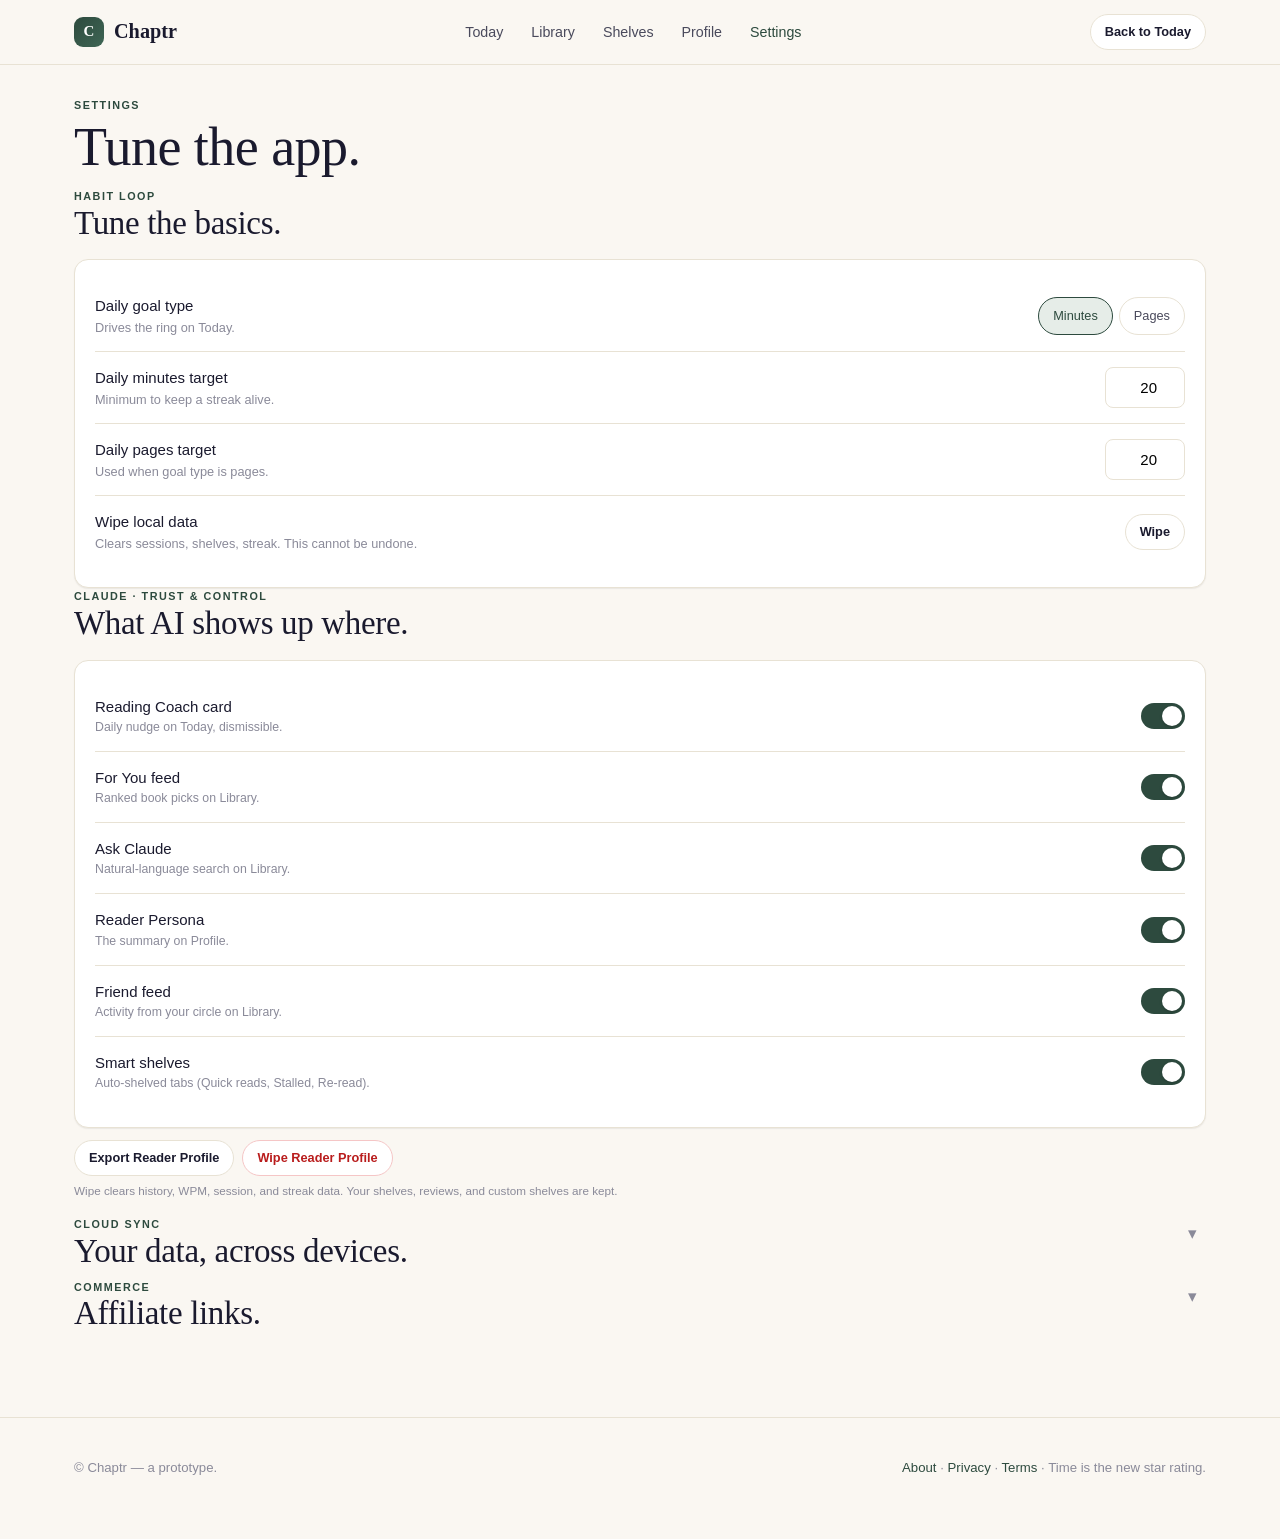
<file: settings.html>
<!doctype html>
<html lang="en">
<head>
<meta charset="utf-8">
<meta name="viewport" content="width=device-width, initial-scale=1, viewport-fit=cover">
<meta name="theme-color" content="#FAF7F2">
<meta http-equiv="Content-Security-Policy" content="default-src 'self'; script-src 'self' 'unsafe-inline' https://*.clerk.accounts.dev https://clerk.accounts.dev https://static.cloudflareinsights.com; style-src 'self' 'unsafe-inline' https://fonts.googleapis.com; font-src 'self' https://fonts.gstatic.com; img-src 'self' data: blob: https://covers.openlibrary.org https://ia.openlibrary.org; connect-src 'self' https://chaptr-ask.isiah-williams.workers.dev https://*.clerk.accounts.dev https://clerk.accounts.dev https://openlibrary.org https://covers.openlibrary.org https://cloudflareinsights.com https://api.clerk.com; frame-src https://*.clerk.accounts.dev https://challenges.cloudflare.com https://appleid.apple.com https://accounts.google.com; object-src 'none'; base-uri 'self'; form-action 'self' https://*.clerk.accounts.dev https://appleid.apple.com https://accounts.google.com; upgrade-insecure-requests"><meta name="referrer" content="strict-origin-when-cross-origin"><meta http-equiv="X-Content-Type-Options" content="nosniff">
<link rel="manifest" href="manifest.json">
<link rel="icon" type="image/svg+xml" href="icon.svg">
<link rel="apple-touch-icon" href="icon.svg">
<meta name="apple-mobile-web-app-capable" content="yes">
<meta name="apple-mobile-web-app-status-bar-style" content="default">
<meta name="apple-mobile-web-app-title" content="Chaptr">
<meta name="mobile-web-app-capable" content="yes">
<title>Settings · Chaptr</title>
<link rel="preconnect" href="https://fonts.googleapis.com">
<link rel="preconnect" href="https://fonts.gstatic.com" crossorigin>
<link href="https://fonts.googleapis.com/css2?family=Fraunces:opsz,wght@9..144,400;9..144,500;9..144,600&family=Inter:wght@400;500;600;700&display=swap" rel="stylesheet">
<link rel="stylesheet" href="styles.css?v=8">
<style>
  .settings-head { margin-top: 32px; margin-bottom: 12px; }
  .settings-head h1 { margin: 6px 0 0; }
  .settings-row { display: flex; justify-content: space-between; align-items: center; padding: 14px 0; border-top: 1px solid var(--border); gap: 16px; }
  .settings-row:first-of-type { border-top: 0; }
  .settings-row .label { font-weight: 500; }
  .settings-row .desc { color: var(--ink-3); font-size: .85rem; }
  .settings-row input[type="number"] {
    width: 80px; padding: 8px 12px; border: 1px solid var(--border);
    border-radius: var(--r-sm); font: inherit; text-align: right;
  }
  .danger { color: var(--danger); }

  /* AI toggle row */
  .ai-row {
    display: flex; justify-content: space-between; align-items: center; gap: 16px;
    padding: 14px 0; border-top: 1px solid var(--border);
  }
  .ai-row:first-of-type { border-top: 0; }
  .ai-row .ai-meta .name { font-weight: 500; color: var(--ink); }
  .ai-row .ai-meta .desc { color: var(--ink-3); font-size: .82rem; }
  .switch {
    width: 44px; height: 26px; border-radius: 999px; background: var(--border);
    position: relative; cursor: pointer; flex-shrink: 0; transition: background .15s;
  }
  .switch::after {
    content: ''; position: absolute; top: 3px; left: 3px;
    width: 20px; height: 20px; border-radius: 999px; background: #FFF;
    box-shadow: 0 1px 3px rgba(0,0,0,.2); transition: transform .15s;
  }
  .switch.on { background: var(--primary); }
  .switch.on::after { transform: translateX(18px); }

  .yc-type-toggle { display: flex; gap: 6px; }
  .yc-type-toggle button {
    flex: 1; padding: 8px 14px; border: 1px solid var(--border); border-radius: var(--r-pill);
    background: var(--surface); color: var(--ink-2); font: inherit; font-size: .85rem; cursor: pointer;
  }
  .yc-type-toggle button.active { border-color: var(--primary); background: var(--primary-tint); color: var(--primary); }
</style>
</head>
<body>

<nav class="nav">
  <div class="container nav-inner">
    <a class="brand" href="index.html"><span class="brand-mark">C</span> Chaptr</a>
    <div class="nav-links">
      <a href="today.html">Today</a>
      <a href="library.html">Library</a>
      <a href="shelves.html">Shelves</a>
      <a href="profile.html">Profile</a>
      <a href="settings.html" class="active">Settings</a>
    </div>
    <div class="nav-cta"><a href="today.html" class="btn btn-outline btn-sm hide-sm">Back to Today</a></div>
  </div>
</nav>

<main class="container">

  <section class="settings-head">
    <div class="eyebrow">Settings</div>
    <h1>Tune the app.</h1>
  </section>

  <section class="section">
    <div class="eyebrow">Habit loop</div>
    <h2>Tune the basics.</h2>
    <div class="card" style="margin-top:14px;">
      <div class="settings-row">
        <div>
          <div class="label">Daily goal type</div>
          <div class="desc">Drives the ring on Today.</div>
        </div>
        <div class="yc-type-toggle" id="goalTypeToggle" style="max-width:220px;">
          <button data-goal-type="minutes">Minutes</button>
          <button data-goal-type="pages">Pages</button>
        </div>
      </div>
      <div class="settings-row">
        <div>
          <div class="label">Daily minutes target</div>
          <div class="desc">Minimum to keep a streak alive.</div>
        </div>
        <input type="number" id="goalInput" min="5" max="240" step="5" value="20">
      </div>
      <div class="settings-row">
        <div>
          <div class="label">Daily pages target</div>
          <div class="desc">Used when goal type is pages.</div>
        </div>
        <input type="number" id="pagesGoalInput" min="1" max="500" step="1" value="20">
      </div>
      <div class="settings-row">
        <div>
          <div class="label">Wipe local data</div>
          <div class="desc danger">Clears sessions, shelves, streak. This cannot be undone.</div>
        </div>
        <button class="btn btn-outline btn-sm" id="wipeBtn">Wipe</button>
      </div>
    </div>
  </section>

  <section class="section">
    <div class="eyebrow">Claude · trust & control</div>
    <h2>What AI shows up where.</h2>
    <div class="card" style="margin-top:14px;" id="aiSettingsCard"></div>
    <div style="display:flex; gap:8px; margin-top:12px; flex-wrap:wrap;">
      <button class="btn btn-outline btn-sm" id="exportProfileBtn">Export Reader Profile</button>
      <button class="btn btn-outline btn-sm" id="wipeProfileBtn" style="color:var(--danger); border-color:#F5C6C6;">Wipe Reader Profile</button>
    </div>
    <p class="muted" style="font-size:.78rem; margin-top:6px;">Wipe clears history, WPM, session, and streak data. Your shelves, reviews, and custom shelves are kept.</p>
  </section>

  <section class="section collapsible">
    <details>
      <summary>
        <div>
          <div class="eyebrow">Cloud sync</div>
          <h2>Your data, across devices.</h2>
        </div>
        <span class="chev">▾</span>
      </summary>
      <div class="card" style="margin-top:14px;">
        <div class="settings-row" style="border-top:0;">
          <div>
            <div class="label">Status</div>
            <div class="desc" id="syncStatus">Checking…</div>
          </div>
          <span class="pill" id="syncBadge">—</span>
        </div>
        <div class="settings-row">
          <div>
            <div class="label">Device ID</div>
            <div class="desc"><code id="syncDeviceId" style="font-size:.75rem;">—</code></div>
          </div>
          <button class="btn btn-outline btn-sm" id="syncCopyId">Copy</button>
        </div>
        <div class="settings-row">
          <div>
            <div class="label">Last sync</div>
            <div class="desc" id="syncWhen">—</div>
          </div>
          <div style="display:flex; gap:6px;">
            <button class="btn btn-outline btn-sm" id="syncPullBtn">Pull</button>
            <button class="btn btn-primary btn-sm" id="syncPushBtn">Push now</button>
          </div>
        </div>
      </div>
    </details>
  </section>

  <section class="section collapsible">
    <details>
      <summary>
        <div>
          <div class="eyebrow">Commerce</div>
          <h2>Affiliate links.</h2>
        </div>
        <span class="chev">▾</span>
      </summary>
      <div class="card" id="affCard" style="margin-top:14px;"></div>
    </details>
  </section>

</main>

<footer class="footer">
  <div class="container row">
    <span>© Chaptr — a prototype.</span>
    <span class="muted"><a href="about.html">About</a> · <a href="privacy.html">Privacy</a> · <a href="terms.html">Terms</a> · Time is the new star rating.</span>
  </div>
</footer>

<script src="app.js?v=51"></script>
<script>
  const { Sync, Auth, Affiliate, getAISettings, setAISetting,
          exportReaderProfile, wipeReaderProfile,
          getGoalType, setGoalType, getDailyGoalPages, setDailyGoalPages,
          getDeviceId, Store, K } = window.Chaptr;

  // --- affiliate ---
  function renderAffiliate() {
    const ids = Affiliate.ids();
    const wrap = document.getElementById('affCard');
    wrap.innerHTML = Affiliate.VENDORS.map(v => `
      <div class="settings-row">
        <div style="flex:1; margin-right:14px;">
          <div class="label">${v.emoji} ${v.name} <span class="muted" style="font-weight:400; font-size:.78rem;">· ${v.cut}</span></div>
          <div class="desc">${v.desc}</div>
          <input type="text" data-aff-input="${v.id}" placeholder="affiliate id/tag"
            value="${(ids[v.id] || '').replace(/"/g, '&quot;')}"
            style="margin-top:8px; width:100%; padding:8px 12px; border:1px solid var(--border); border-radius:var(--r-sm); font:inherit; font-family:monospace; background:var(--bg); color:var(--ink); font-size:.85rem;">
        </div>
        <button class="btn btn-outline btn-sm" data-aff-save="${v.id}">Save</button>
      </div>
    `).join('');
    wrap.querySelectorAll('[data-aff-save]').forEach(btn => {
      btn.addEventListener('click', () => {
        const vendor = btn.dataset.affSave;
        const input = wrap.querySelector(`[data-aff-input="${vendor}"]`);
        Affiliate.setId(vendor, input.value);
        btn.textContent = '✓ Saved';
        setTimeout(() => { btn.textContent = 'Save'; }, 1500);
      });
    });
  }

  // --- cloud sync ---
  function fmtAgo(iso) {
    if (!iso) return 'never';
    const ms = Date.now() - new Date(iso).getTime();
    if (ms < 60000) return 'just now';
    if (ms < 3600000) return `${Math.round(ms/60000)}m ago`;
    if (ms < 86400000) return `${Math.round(ms/3600000)}h ago`;
    return `${Math.round(ms/86400000)}d ago`;
  }
  function renderSyncStatus() {
    const s = Sync.status();
    document.getElementById('syncDeviceId').textContent = s.signedIn
      ? `${s.effectiveUserId}  (signed in)`
      : `${s.deviceId}  (anonymous)`;
    document.getElementById('syncWhen').textContent =
      (s.lastSyncAt ? fmtAgo(s.lastSyncAt) : 'never') + (s.lastSyncResult && s.lastSyncResult !== 'ok' ? ' · ' + s.lastSyncResult : '');
    const badge = document.getElementById('syncBadge');
    const statusEl = document.getElementById('syncStatus');
    if (!s.enabled) {
      badge.textContent = 'Off';
      statusEl.textContent = 'Cloud sync is unavailable right now.';
    } else if (s.lastSyncResult && s.lastSyncResult.startsWith('error')) {
      badge.textContent = 'Error';
      statusEl.textContent = 'Last sync attempt failed — we\'ll keep retrying.';
    } else {
      badge.textContent = s.signedIn ? 'On · signed in' : 'On · anonymous';
      statusEl.textContent = 'Auto-syncs after every change. Pull on app boot.';
    }
  }
  function wireSync() {
    Sync.on(renderSyncStatus);
    document.getElementById('syncCopyId').addEventListener('click', () => {
      navigator.clipboard?.writeText(getDeviceId());
    });
    document.getElementById('syncPushBtn').addEventListener('click', async () => {
      const btn = document.getElementById('syncPushBtn');
      btn.disabled = true; btn.textContent = 'Pushing…';
      await Sync.pushNow();
      btn.disabled = false; btn.textContent = 'Push now';
      renderSyncStatus();
    });
    document.getElementById('syncPullBtn').addEventListener('click', async () => {
      const btn = document.getElementById('syncPullBtn');
      btn.disabled = true; btn.textContent = 'Pulling…';
      const res = await Sync.pull();
      btn.disabled = false; btn.textContent = 'Pull';
      renderSyncStatus();
      if (res.ok && res.hydrated) location.reload();
    });
  }

  // --- AI settings ---
  const AI_LABELS = [
    { key: 'coachCard',    name: 'Reading Coach card',    desc: 'Daily nudge on Today, dismissible.' },
    { key: 'forYou',       name: 'For You feed',          desc: 'Ranked book picks on Library.' },
    { key: 'askClaude',    name: 'Ask Claude',            desc: 'Natural-language search on Library.' },
    { key: 'readerPersona',name: 'Reader Persona',        desc: 'The summary on Profile.' },
    { key: 'friendFeed',   name: 'Friend feed',           desc: 'Activity from your circle on Library.' },
    { key: 'smartShelves', name: 'Smart shelves',         desc: 'Auto-shelved tabs (Quick reads, Stalled, Re-read).' },
  ];
  function renderAISettings() {
    const s = getAISettings();
    const wrap = document.getElementById('aiSettingsCard');
    wrap.innerHTML = AI_LABELS.map(l => `
      <div class="ai-row">
        <div class="ai-meta">
          <div class="name">${l.name}</div>
          <div class="desc">${l.desc}</div>
        </div>
        <div class="switch ${s[l.key] ? 'on' : ''}" role="switch" aria-checked="${s[l.key]}" data-ai="${l.key}"></div>
      </div>
    `).join('');
    wrap.querySelectorAll('[data-ai]').forEach(sw => {
      sw.addEventListener('click', () => {
        const k = sw.dataset.ai;
        const cur = getAISettings()[k];
        setAISetting(k, !cur);
        sw.classList.toggle('on', !cur);
        sw.setAttribute('aria-checked', String(!cur));
      });
    });
  }
  function wireExportWipe() {
    document.getElementById('exportProfileBtn').addEventListener('click', () => {
      const data = exportReaderProfile();
      const blob = new Blob([JSON.stringify(data, null, 2)], { type: 'application/json' });
      const a = document.createElement('a');
      a.href = URL.createObjectURL(blob);
      a.download = `chaptr-reader-profile-${new Date().toISOString().slice(0,10)}.json`;
      a.click();
      setTimeout(() => URL.revokeObjectURL(a.href), 1000);
    });
    document.getElementById('wipeProfileBtn').addEventListener('click', () => {
      if (!confirm('Wipe history, WPM, session and streak data? Shelves and reviews are kept.')) return;
      wipeReaderProfile();
      location.reload();
    });
  }

  // --- habit loop ---
  function wireHabitSettings() {
    const goalInput = document.getElementById('goalInput');
    goalInput.value = Store.get(K.dailyGoalMin, 20);
    goalInput.addEventListener('change', () => {
      const v = Math.max(5, Math.min(240, parseInt(goalInput.value, 10) || 20));
      goalInput.value = v;
      Store.set(K.dailyGoalMin, v);
    });
    const pagesInput = document.getElementById('pagesGoalInput');
    pagesInput.value = getDailyGoalPages();
    pagesInput.addEventListener('change', () => {
      setDailyGoalPages(parseInt(pagesInput.value, 10) || 20);
      pagesInput.value = getDailyGoalPages();
    });
    function refreshGoalType() {
      const t = getGoalType();
      document.querySelectorAll('#goalTypeToggle button').forEach(b =>
        b.classList.toggle('active', b.dataset.goalType === t));
    }
    document.querySelectorAll('#goalTypeToggle button').forEach(btn => {
      btn.addEventListener('click', () => { setGoalType(btn.dataset.goalType); refreshGoalType(); });
    });
    refreshGoalType();
    document.getElementById('wipeBtn').addEventListener('click', () => {
      if (!confirm('Wipe all local Chaptr data? Sessions, shelves, streak — all gone.')) return;
      [K.session, K.history, K.shelves, K.currentBook, K.dailyGoalMin, K.wpm].forEach(k => Store.remove(k));
      location.reload();
    });
  }

  // init
  renderAffiliate();
  renderSyncStatus();
  wireSync();
  renderAISettings();
  wireExportWipe();
  wireHabitSettings();
</script>
<!-- Cloudflare Web Analytics (privacy-friendly, no cookies) -->
<script defer src="https://static.cloudflareinsights.com/beacon.min.js" data-cf-beacon='{"token": "a58f9965e72a49edbb8fab97534f1751"}'></script>
</body>
</html>
</file>
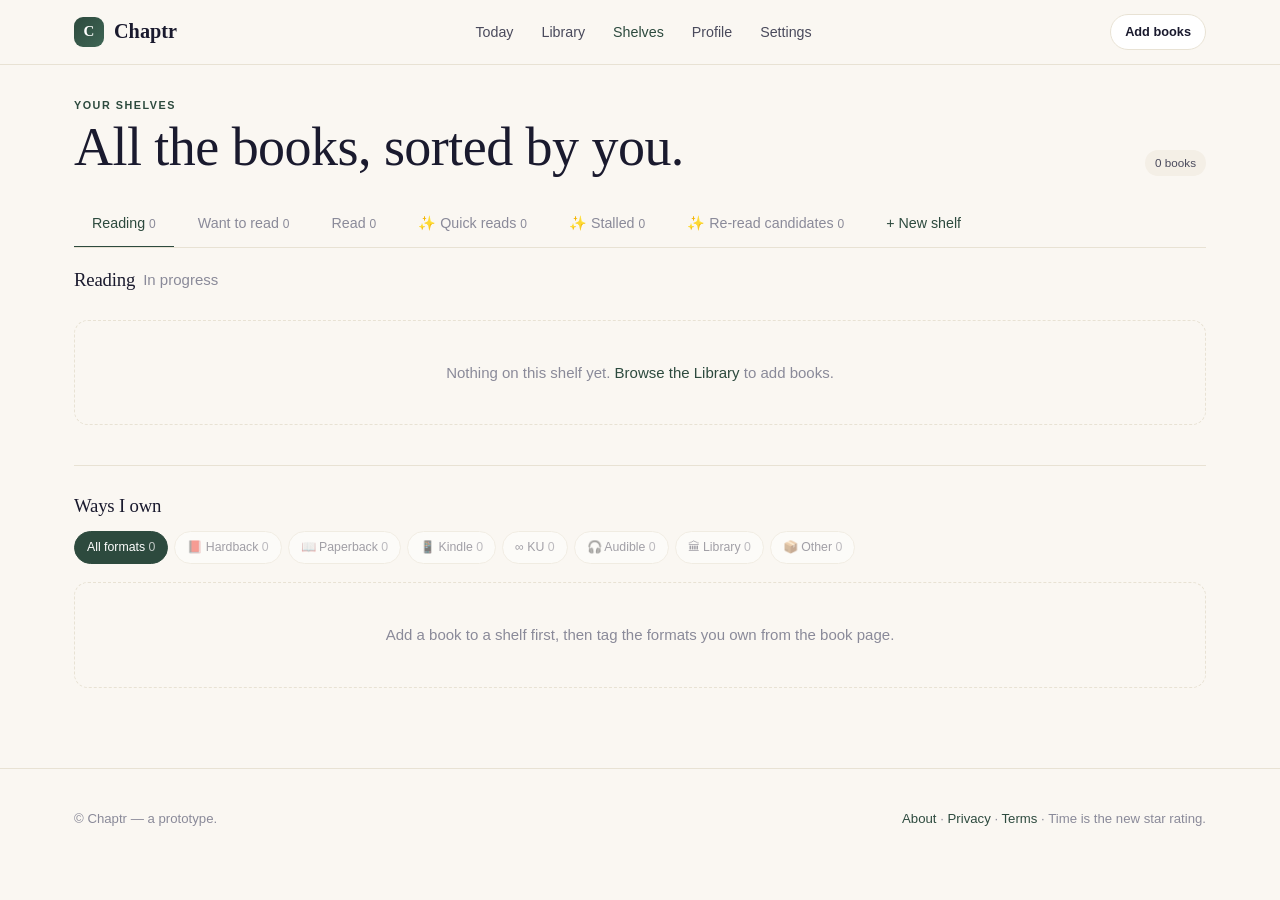
<file: shelves.html>
<!doctype html>
<html lang="en">
<head>
<meta charset="utf-8">
<meta name="viewport" content="width=device-width, initial-scale=1, viewport-fit=cover">
<meta name="theme-color" content="#FAF7F2">
<meta http-equiv="Content-Security-Policy" content="default-src 'self'; script-src 'self' 'unsafe-inline' https://*.clerk.accounts.dev https://clerk.accounts.dev https://static.cloudflareinsights.com; style-src 'self' 'unsafe-inline' https://fonts.googleapis.com; font-src 'self' https://fonts.gstatic.com; img-src 'self' data: blob: https://covers.openlibrary.org https://ia.openlibrary.org; connect-src 'self' https://chaptr-ask.isiah-williams.workers.dev https://*.clerk.accounts.dev https://clerk.accounts.dev https://openlibrary.org https://covers.openlibrary.org https://cloudflareinsights.com https://api.clerk.com; frame-src https://*.clerk.accounts.dev https://challenges.cloudflare.com https://appleid.apple.com https://accounts.google.com; object-src 'none'; base-uri 'self'; form-action 'self' https://*.clerk.accounts.dev https://appleid.apple.com https://accounts.google.com; upgrade-insecure-requests"><meta name="referrer" content="strict-origin-when-cross-origin"><meta http-equiv="X-Content-Type-Options" content="nosniff">
<link rel="manifest" href="manifest.json">
<link rel="icon" type="image/svg+xml" href="icon.svg">
<link rel="apple-touch-icon" href="icon.svg">
<meta name="apple-mobile-web-app-capable" content="yes">
<meta name="apple-mobile-web-app-status-bar-style" content="default">
<meta name="apple-mobile-web-app-title" content="Chaptr">
<meta name="mobile-web-app-capable" content="yes">
<title>Shelves · Chaptr</title>
<link rel="preconnect" href="https://fonts.googleapis.com">
<link rel="preconnect" href="https://fonts.gstatic.com" crossorigin>
<link href="https://fonts.googleapis.com/css2?family=Fraunces:opsz,wght@9..144,400;9..144,500;9..144,600&family=Inter:wght@400;500;600;700&display=swap" rel="stylesheet">
<link rel="stylesheet" href="styles.css?v=8">
<style>
  .shelves-head { margin-top: 32px; display: flex; justify-content: space-between; align-items: end; gap: 16px; flex-wrap: wrap; }

  .tabs {
    display: flex; gap: 6px; margin-top: 24px; border-bottom: 1px solid var(--border);
    overflow-x: auto; scrollbar-width: thin;
    -webkit-overflow-scrolling: touch;
  }
  .tabs::-webkit-scrollbar { height: 4px; }
  .tab {
    padding: 12px 18px; background: transparent; border: 0;
    color: var(--ink-3); font-weight: 500; font-size: .95rem;
    cursor: pointer; border-bottom: 2px solid transparent; margin-bottom: -1px;
    white-space: nowrap; flex-shrink: 0;
  }
  .tab:hover { color: var(--ink); }
  .tab.active { color: var(--primary); border-bottom-color: var(--primary); }
  .tab .ct { color: var(--ink-3); font-size: .8rem; margin-left: 4px; }
  .tab-new { color: var(--primary); }
  .tab-new:hover { color: var(--primary-2); }

  .shelf-header {
    display: flex; justify-content: space-between; align-items: center;
    margin-top: 20px; gap: 12px; flex-wrap: wrap;
  }
  .shelf-header .name-row { display: flex; align-items: center; gap: 8px; }
  .shelf-header h3 { margin: 0; }
  .shelf-header .icon-btn {
    padding: 6px 10px; font-size: .85rem; border: 1px solid var(--border);
    border-radius: var(--r-pill); background: var(--surface); color: var(--ink-2); cursor: pointer;
  }
  .shelf-header .icon-btn:hover { border-color: var(--primary); color: var(--primary); }
  .shelf-header .icon-btn.danger:hover { border-color: var(--danger); color: var(--danger); }

  .tag-btn { padding: 6px 10px; font-size: .78rem; border: 1px solid var(--border);
    border-radius: var(--r-pill); background: var(--surface); color: var(--ink-2); cursor: pointer; }
  .tag-btn:hover { border-color: var(--primary); color: var(--primary); }
  .tag-btn.has-tags { border-color: var(--primary); color: var(--primary); background: var(--primary-tint); }

  .shelf-checks { display: flex; flex-direction: column; gap: 4px; margin: 14px 0 6px; max-height: 240px; overflow-y: auto; }
  .shelf-check {
    display: flex; align-items: center; gap: 10px; padding: 10px 12px;
    border: 1px solid var(--border); border-radius: var(--r-sm); cursor: pointer;
    user-select: none;
  }
  .shelf-check:hover { border-color: var(--primary); }
  .shelf-check.on { background: var(--primary-tint); border-color: var(--primary); }
  .shelf-check input { accent-color: var(--primary); }
  .shelf-check .name { flex: 1; }
  .shelf-check .meta { font-size: .78rem; color: var(--ink-3); }
  .new-shelf-row { display: flex; gap: 6px; margin-top: 8px; }
  .new-shelf-input {
    flex: 1; padding: 10px 12px; border: 1px solid var(--border);
    border-radius: var(--r-sm); font: inherit; background: var(--bg); color: var(--ink);
  }
  .new-shelf-input:focus { outline: 0; border-color: var(--primary); background: var(--surface); }
  .empty-tag { padding: 14px; text-align: center; color: var(--ink-3); font-size: .9rem;
    border: 1px dashed var(--border); border-radius: var(--r-sm); }

  /* shared compact toggle (used by the review-visibility picker) */
  .yc-type-toggle { display: flex; gap: 6px; }
  .yc-type-toggle button {
    flex: 1; padding: 9px 12px; border: 1px solid var(--border); border-radius: var(--r-pill);
    background: var(--surface); color: var(--ink-2); font: inherit; font-size: .82rem; cursor: pointer;
  }
  .yc-type-toggle button.active { border-color: var(--primary); background: var(--primary-tint); color: var(--primary); }

  .shelf-section { margin-top: 28px; }
  .book-grid {
    display: grid; grid-template-columns: repeat(auto-fill, minmax(220px, 1fr)); gap: 16px;
  }
  .shelf-row {
    display: grid; grid-template-columns: 56px 1fr auto; gap: 14px; align-items: center;
    padding: 14px; background: var(--surface); border: 1px solid var(--border);
    border-radius: var(--r-md);
  }
  .shelf-row .cover-md { width: 56px; height: 80px; border-radius: 5px; box-shadow: var(--shadow-sm); }
  .shelf-row .title { font-family: var(--serif); font-size: 1.05rem; }
  .shelf-row .meta  { color: var(--ink-3); font-size: .85rem; margin-top: 2px; }
  .shelf-row .row-actions { display: flex; gap: 6px; flex-wrap: wrap; }
  .move-btn {
    padding: 6px 10px; font-size: .78rem; border: 1px solid var(--border);
    border-radius: var(--r-pill); background: var(--surface); color: var(--ink-2); cursor: pointer;
  }
  .move-btn:hover { border-color: var(--primary); color: var(--primary); }
  .move-btn.current { background: var(--primary-tint); color: var(--primary); border-color: var(--primary); cursor: default; }

  .empty {
    padding: 40px 16px; text-align: center; color: var(--ink-3);
    border: 1px dashed var(--border); border-radius: var(--r-md);
  }

  /* inline review under each row */
  .review-strip {
    grid-column: 2 / 4;
    margin-top: 6px;
    padding: 10px 12px;
    background: var(--primary-tint);
    border-radius: var(--r-sm);
    font-size: .88rem;
    display: flex; gap: 10px; align-items: flex-start; flex-wrap: wrap;
  }
  .review-strip .stars { color: var(--accent); font-size: 1rem; line-height: 1; }
  .review-strip .qt { color: var(--ink-2); font-style: italic; flex: 1; min-width: 200px; }
  .review-strip .when { color: var(--ink-3); font-size: .75rem; }
  .review-btn { padding: 6px 10px; font-size: .78rem; border: 1px solid var(--border);
    border-radius: var(--r-pill); background: var(--surface); color: var(--ink-2); cursor: pointer; }
  .review-btn:hover { border-color: var(--accent); color: var(--accent); }

  /* review modal — reuse today.html's dialog vibe */
  .dlg-back { position: fixed; inset: 0; background: rgba(20,20,30,.45); display: none; align-items: center; justify-content: center; z-index: 100; padding: 16px; }
  .dlg-back.open { display: flex; }
  .dlg-card { background: var(--surface); border-radius: var(--r-lg); padding: 28px; max-width: 480px; width: 100%; box-shadow: var(--shadow-lg); }
  .dlg-card h3 { margin: 0 0 4px; }
  /* Half-star picker. Each star is two stacked layers (gray base + gold fill
     clipped by width). Two absolutely-positioned half-width click zones make
     left/right tappable for .5 / full ratings, like Letterboxd. */
  .star-row {
    display: flex; gap: 6px; font-size: 2rem;
    user-select: none; margin: 14px 0 2px;
    line-height: 1;
  }
  .star {
    position: relative; display: inline-block; width: 1em; height: 1em;
    cursor: pointer;
  }
  .star .base, .star .fill {
    position: absolute; top: 0; left: 0; line-height: 1;
    pointer-events: none;
  }
  .star .base { color: var(--surface-2); }
  .star .fill {
    color: var(--accent);
    overflow: hidden; white-space: nowrap; width: 0%;
    transition: width .12s;
  }
  .star .half-left,
  .star .half-right {
    position: absolute; top: -4px; bottom: -4px; width: 50%;
    cursor: pointer; z-index: 2;
    -webkit-tap-highlight-color: transparent;
  }
  .star .half-left  { left: 0; }
  .star .half-right { right: 0; }
  /* Hover preview using :has — paint the current star left/full on hover */
  .star:has(.half-left:hover)  .fill { width: 50%  !important; opacity: .55; }
  .star:has(.half-right:hover) .fill { width: 100% !important; opacity: .55; }
  .star-hint {
    font-size: .72rem; color: var(--ink-3); margin-top: 4px;
  }
  .review-text { width: 100%; min-height: 90px; padding: 12px 14px; border: 1px solid var(--border);
    border-radius: var(--r-sm); font: inherit; background: var(--bg); color: var(--ink); resize: vertical; }
  .review-text:focus { outline: 0; border-color: var(--primary); background: var(--surface); }
  .dlg-actions { display: flex; justify-content: space-between; align-items: center; margin-top: 16px; gap: 8px; }
  .dlg-actions .right { display: flex; gap: 8px; }
  .row-actions { align-self: start; }

  /* Ways I own — dedicated section that groups your collection by format. */
  .ways-section {
    margin-top: 40px; padding-top: 28px; border-top: 1px solid var(--border);
  }
  .ways-row { display: flex; align-items: center; gap: 10px; flex-wrap: nowrap; overflow: hidden; }
  .ways-chips {
    display: flex; gap: 6px; overflow-x: auto; -webkit-overflow-scrolling: touch;
    scrollbar-width: thin; padding-bottom: 4px; flex: 1;
  }
  .ways-chips::-webkit-scrollbar { height: 4px; }
  .ways-chip {
    padding: 6px 12px; border: 1px solid var(--border); border-radius: var(--r-pill);
    background: var(--surface); color: var(--ink-2); font: inherit; font-size: .82rem;
    cursor: pointer; white-space: nowrap; flex-shrink: 0;
  }
  .ways-chip:hover { border-color: var(--primary); color: var(--primary); }
  .ways-chip.active { background: var(--primary); border-color: var(--primary); color: #FFF; }
  .ways-chip[data-empty="1"] { opacity: .5; }

  .shelf-chip {
    display: inline-block; padding: 4px 10px; font-size: .72rem;
    background: var(--surface-2); color: var(--ink-3); border-radius: var(--r-pill);
    align-self: center;
  }

  /* multi-format icons in row meta */
  .fmt-icons { letter-spacing: 1px; }

  /* tag dialog — format pills (the new default) */
  .tag-format-row { display: flex; flex-wrap: wrap; gap: 6px; }
  .tag-format-pill {
    padding: 8px 14px; border: 1px solid var(--border); border-radius: var(--r-pill);
    background: var(--surface); color: var(--ink-3); font: inherit; font-size: .85rem;
    cursor: pointer; -webkit-tap-highlight-color: transparent; transition: all .12s;
  }
  .tag-format-pill:hover { border-color: var(--primary); color: var(--primary); }
  .tag-format-pill.active { background: var(--primary); border-color: var(--primary); color: #FFF; }
  .tag-shelves-details summary::-webkit-details-marker { display: none; }
  .tag-shelves-details summary { list-style: none; }
  .tag-shelves-details summary::before { content: '▸ '; color: var(--ink-3); }
  .tag-shelves-details[open] summary::before { content: '▾ '; }
</style>
</head>
<body>

<nav class="nav">
  <div class="container nav-inner">
    <a class="brand" href="index.html">
      <span class="brand-mark">C</span> Chaptr
    </a>
    <div class="nav-links">
      <a href="today.html">Today</a>
      <a href="library.html">Library</a>
      <a href="shelves.html" class="active">Shelves</a>
      <a href="profile.html">Profile</a>
      <a href="settings.html">Settings</a>
    </div>
    <div class="nav-cta">
      <a href="library.html" class="btn btn-outline btn-sm hide-sm">Add books</a>
    </div>
  </div>
</nav>

<main class="container">

  <section class="shelves-head">
    <div>
      <div class="eyebrow">Your shelves</div>
      <h1 style="margin:6px 0 0;">All the books, sorted by you.</h1>
    </div>
    <span class="pill" id="totalCount">0 books</span>
  </section>

  <div class="tabs" id="tabs"></div>

  <div class="shelf-header" id="shelfHeader">
    <div class="name-row">
      <h3 id="shelfName">Reading</h3>
      <span class="muted" id="shelfDesc"></span>
    </div>
    <div id="shelfActions"></div>
  </div>

  <section class="shelf-section">
    <div id="shelfList"></div>
  </section>

  <!-- Ways I own — independent section that cuts across every shelf
       and groups your collection by physical/digital format. -->
  <section class="shelf-section ways-section" id="waysSection">
    <div class="shelf-header" style="margin-top:0;">
      <div class="name-row">
        <h3 style="margin:0;">Ways I own</h3>
        <span class="muted" id="waysSubtitle"></span>
      </div>
    </div>
    <div class="ways-row" style="margin-top:14px;">
      <div class="ways-chips" id="waysChips"></div>
    </div>
    <div id="waysList" style="margin-top:14px;"></div>
  </section>

</main>

<div class="dlg-back" id="tagDlg">
  <div class="dlg-card" role="dialog" aria-modal="true">
    <div class="eyebrow">Tag this book</div>
    <h3 id="tagBookTitle" style="margin:0 0 4px;">Book</h3>
    <div class="muted" id="tagBookAuthor" style="font-size:.9rem;"></div>

    <div style="margin-top:18px;">
      <label style="font-size:.72rem; letter-spacing:.08em; text-transform:uppercase; color:var(--ink-3); font-weight:600;">Ways I own this</label>
      <div class="tag-format-row" id="tagFormatRow" style="margin-top:8px;"></div>
    </div>

    <details class="tag-shelves-details" style="margin-top:18px;">
      <summary style="cursor:pointer; font-size:.72rem; letter-spacing:.08em; text-transform:uppercase; color:var(--ink-3); font-weight:600; padding:4px 0;">
        Custom shelves <span class="muted" style="text-transform:none; letter-spacing:0; font-weight:400;">— optional</span>
      </summary>
      <div class="shelf-checks" id="shelfChecks" style="margin-top:10px;"></div>
      <div class="new-shelf-row">
        <input class="new-shelf-input" id="newShelfInput" placeholder="+ Create new shelf (e.g. 'Fall 2026')">
        <button class="btn btn-outline btn-sm" id="newShelfBtn">Add</button>
      </div>
    </details>

    <div class="dlg-actions">
      <div></div>
      <div class="right">
        <button class="btn btn-primary" id="tagDone">Done</button>
      </div>
    </div>
  </div>
</div>

<div class="dlg-back" id="editShelfDlg">
  <div class="dlg-card" role="dialog" aria-modal="true">
    <div class="eyebrow">Edit shelf</div>
    <h3 style="margin:0 0 12px;" id="editShelfTitle">Shelf</h3>
    <input class="new-shelf-input" id="editShelfName" placeholder="Shelf name">
    <div style="margin-top:14px;">
      <label style="font-size:.72rem; letter-spacing:.08em; text-transform:uppercase; color:var(--ink-3); font-weight:600;">Visibility</label>
      <div class="yc-type-toggle" id="editShelfVisibility" style="margin-top:6px;">
        <button data-vis="private">🔒 Private</button>
        <button data-vis="friends">👥 Friends</button>
        <button data-vis="public">🌍 Public</button>
      </div>
      <div class="muted" id="editShelfVisHint" style="font-size:.78rem; margin-top:6px;">Private shelves never leave this device.</div>
    </div>
    <div id="editShelfMembers" style="margin-top:18px; display:none;">
      <label style="font-size:.72rem; letter-spacing:.08em; text-transform:uppercase; color:var(--ink-3); font-weight:600;">Editors</label>
      <div id="editShelfMembersList" style="display:flex; flex-direction:column; gap:6px; margin-top:8px;"></div>
      <div style="display:flex; gap:6px; margin-top:8px;">
        <input type="text" id="editShelfInviteInput" placeholder="@username"
          style="flex:1; padding:8px 12px; border:1px solid var(--border); border-radius:var(--r-sm); font:inherit; background:var(--bg); color:var(--ink); font-family:monospace; font-size:.85rem;">
        <button class="btn btn-outline btn-sm" id="editShelfInviteBtn">Invite</button>
      </div>
      <div class="muted" id="editShelfMembersHint" style="font-size:.75rem; margin-top:6px;">Editors can add or remove books on this shelf.</div>
    </div>
    <div class="dlg-actions">
      <button class="btn btn-ghost btn-sm danger" id="deleteShelfBtn" style="color:var(--danger);">Delete shelf</button>
      <div class="right">
        <button class="btn btn-ghost" id="editShelfCancel">Cancel</button>
        <button class="btn btn-primary" id="editShelfSave">Save</button>
      </div>
    </div>
  </div>
</div>

<div class="dlg-back" id="stallDlg">
  <div class="dlg-card" role="dialog" aria-modal="true">
    <div class="eyebrow">✨ Re-entry tips</div>
    <h3 id="stallBookTitle" style="margin:4px 0 4px;">Book</h3>
    <div class="muted" id="stallBookAuthor" style="font-size:.9rem;"></div>
    <div id="stallBody" style="margin-top:14px; font-family:var(--serif); font-size:1rem; line-height:1.5; color:var(--ink); white-space:pre-line; min-height:120px;">
      Claude is reading your shelf…
    </div>
    <div class="dlg-actions">
      <div></div>
      <div class="right">
        <button class="btn btn-primary" id="stallClose">Close</button>
      </div>
    </div>
  </div>
</div>

<div class="dlg-back" id="reviewDlg">
  <div class="dlg-card" role="dialog" aria-modal="true">
    <div class="eyebrow">Your review</div>
    <h3 id="reviewBookTitle">Book</h3>
    <div class="muted" id="reviewBookAuthor" style="font-size:.9rem;"></div>
    <div class="star-row" id="starRow">
      <span class="star" data-star="1">
        <span class="base">★</span><span class="fill">★</span>
        <span class="half-left" data-rating="0.5" aria-label="Half star"></span>
        <span class="half-right" data-rating="1" aria-label="1 star"></span>
      </span>
      <span class="star" data-star="2">
        <span class="base">★</span><span class="fill">★</span>
        <span class="half-left" data-rating="1.5" aria-label="1.5 stars"></span>
        <span class="half-right" data-rating="2" aria-label="2 stars"></span>
      </span>
      <span class="star" data-star="3">
        <span class="base">★</span><span class="fill">★</span>
        <span class="half-left" data-rating="2.5" aria-label="2.5 stars"></span>
        <span class="half-right" data-rating="3" aria-label="3 stars"></span>
      </span>
      <span class="star" data-star="4">
        <span class="base">★</span><span class="fill">★</span>
        <span class="half-left" data-rating="3.5" aria-label="3.5 stars"></span>
        <span class="half-right" data-rating="4" aria-label="4 stars"></span>
      </span>
      <span class="star" data-star="5">
        <span class="base">★</span><span class="fill">★</span>
        <span class="half-left" data-rating="4.5" aria-label="4.5 stars"></span>
        <span class="half-right" data-rating="5" aria-label="5 stars"></span>
      </span>
    </div>
    <div class="star-hint">Tip: tap the <strong>left half</strong> of a star for a ½ rating.</div>
    <div class="muted" id="ratingLabel" style="font-size:.82rem; margin:6px 0 10px;">Tap a star to rate</div>
    <textarea class="review-text" id="reviewText" placeholder="A line or two — what hit, what didn't?"></textarea>
    <div class="muted" style="font-size:.75rem; margin-top:4px;">Wrap reveals in <code>||double pipes||</code> to mark them as spoilers.</div>
    <div style="margin-top:12px;">
      <label style="font-size:.72rem; letter-spacing:.08em; text-transform:uppercase; color:var(--ink-3); font-weight:600;">Who can see this</label>
      <div class="yc-type-toggle" id="reviewVisibility" style="margin-top:6px;">
        <button data-vis="private">🔒 Private</button>
        <button data-vis="friends">👥 Friends</button>
        <button data-vis="public">🌍 Public</button>
      </div>
      <div class="muted" style="font-size:.78rem; margin-top:6px;" id="reviewVisHint">Only you. Default.</div>
    </div>
    <div class="dlg-actions">
      <button class="btn btn-ghost btn-sm" id="reviewDelete" style="visibility:hidden;">Delete</button>
      <div class="right">
        <button class="btn btn-ghost" id="reviewCancel">Cancel</button>
        <button class="btn btn-primary" id="reviewSave">Save review</button>
      </div>
    </div>
  </div>
</div>

<footer class="footer">
  <div class="container row">
    <span>© Chaptr — a prototype.</span>
    <span class="muted"><a href="about.html">About</a> · <a href="privacy.html">Privacy</a> · <a href="terms.html">Terms</a> · Time is the new star rating.</span>
  </div>
</footer>

<script src="app.js?v=51"></script>
<script>
  const { CATALOG, COVER_GRADIENTS, findBook, getShelves, moveToShelf,
          getReview, setReview, fmtDay, attachSwipe, OL,
          listCustomShelves, getCustomShelf, createCustomShelf, renameCustomShelf,
          deleteCustomShelf, setCustomShelfVisibility,
          addToCustomShelf, removeFromCustomShelf,
          customShelvesContaining,
          getSmartShelves, getSmartShelfById, isSmartShelfId,
          getBookProgress, Coach, ShelvesBackend, syncSharedShelves, Auth, Sync,
          renderSpoilers,
          getBookFormat, getBookFormats, hasBookFormat, toggleBookFormat, bookFormatMeta, BOOK_FORMATS } = window.Chaptr;

  function starString(rating) {
    if (!rating) return '';
    const full = Math.floor(rating);
    const half = (rating - full) >= 0.5;
    return '★'.repeat(full) + (half ? '½' : '') + '☆'.repeat(5 - full - (half ? 1 : 0));
  }
  function escapeHtml(s) {
    return String(s || '').replace(/[&<>"']/g, c => ({'&':'&amp;','<':'&lt;','>':'&gt;','"':'&quot;',"'":'&#39;'}[c]));
  }

  /* image-backed covers should fill the box */
  document.head.insertAdjacentHTML('beforeend',
    `<style>.shelf-row .cover-md { background-size: cover !important; background-position: center !important; }</style>`);

  // activeShelf is either a system key ('reading'|'wantToRead'|'read') or a custom shelf id ('s_...')
  let activeShelf = 'reading';
  // activeFormat filters the shelf list by "Ways I Own" — 'all' or a format id.
  let activeFormat = 'all';
  const SYSTEM_SHELVES = [
    { key: 'reading',    name: 'Reading',     desc: 'In progress' },
    { key: 'wantToRead', name: 'Want to read', desc: 'On the queue' },
    { key: 'read',       name: 'Read',        desc: 'Finished' },
  ];
  const systemKeys = SYSTEM_SHELVES.map(s => s.key);
  const shelfLabels = Object.fromEntries(SYSTEM_SHELVES.map(s => [s.key, s.name]));

  function isSystemShelf(key) { return systemKeys.includes(key); }
  function getActiveShelfMeta() {
    if (isSystemShelf(activeShelf)) return SYSTEM_SHELVES.find(s => s.key === activeShelf);
    if (isSmartShelfId(activeShelf)) {
      const sm = getSmartShelfById(activeShelf);
      return sm ? { key: activeShelf, name: sm.name, desc: sm.desc, smart: true } : SYSTEM_SHELVES[0];
    }
    const cs = getCustomShelf(activeShelf);
    return cs ? { key: activeShelf, name: cs.name, desc: 'Custom shelf', custom: true } : SYSTEM_SHELVES[0];
  }
  function getActiveShelfIds() {
    if (isSystemShelf(activeShelf)) return getShelves()[activeShelf] || [];
    if (isSmartShelfId(activeShelf)) {
      const sm = getSmartShelfById(activeShelf);
      return sm ? sm.books : [];
    }
    const cs = getCustomShelf(activeShelf);
    return cs ? cs.books : [];
  }

  function renderTabs() {
    const s = getShelves();
    const tabs = document.getElementById('tabs');
    const customs = listCustomShelves();
    const totalSystem = s.reading.length + s.wantToRead.length + s.read.length;
    const totalCustomBooks = new Set();
    customs.forEach(c => c.books.forEach(b => totalCustomBooks.add(b)));
    document.getElementById('totalCount').textContent =
      `${totalSystem} book${totalSystem === 1 ? '' : 's'}${customs.length ? ` · ${customs.length} custom shelf${customs.length === 1 ? '' : 'es'}` : ''}`;

    const sysHtml = SYSTEM_SHELVES.map(meta => {
      const ct = s[meta.key].length;
      const active = activeShelf === meta.key ? 'active' : '';
      return `<button class="tab ${active}" data-shelf="${meta.key}">${meta.name}<span class="ct">${ct}</span></button>`;
    }).join('');
    const customHtml = customs.map(c => {
      const active = activeShelf === c.id ? 'active' : '';
      return `<button class="tab ${active}" data-shelf="${c.id}">${escapeHtml(c.name)}<span class="ct">${c.books.length}</span></button>`;
    }).join('');
    const aiOn = (window.Chaptr.getAISettings ? window.Chaptr.getAISettings().smartShelves : true);
    const smartHtml = aiOn ? getSmartShelves().map(sm => {
      const active = activeShelf === sm.id ? 'active' : '';
      return `<button class="tab ${active}" data-shelf="${sm.id}" title="${escapeHtml(sm.desc)}">✨ ${escapeHtml(sm.name)}<span class="ct">${sm.books.length}</span></button>`;
    }).join('') : '';
    const newHtml = `<button class="tab tab-new" data-shelf="__new__" aria-label="New shelf">+ New shelf</button>`;
    tabs.innerHTML = sysHtml + customHtml + smartHtml + newHtml;
    tabs.querySelectorAll('.tab').forEach(t => {
      t.addEventListener('click', () => {
        const target = t.dataset.shelf;
        if (target === '__new__') { promptNewShelf(); return; }
        activeShelf = target;
        renderAll();
      });
    });
  }

  function renderHeader() {
    const meta = getActiveShelfMeta();
    document.getElementById('shelfName').textContent = meta.name;
    let desc = meta.desc;
    if (meta.custom) {
      const sh = getCustomShelf(activeShelf);
      const vis = sh?.visibility || 'private';
      const visIcon = vis === 'public' ? '🌍 Public' : vis === 'friends' ? '👥 Friends' : '🔒 Private';
      const sharedBit = sh?.shared ? ` · 👥 Shared (${sh.myRole})` : '';
      desc = meta.desc + ' · ' + visIcon + sharedBit;
    }
    document.getElementById('shelfDesc').textContent = desc;
    const actions = document.getElementById('shelfActions');
    if (meta.custom) {
      actions.innerHTML = `<button class="icon-btn" id="editShelfOpen">Edit shelf</button>`;
      document.getElementById('editShelfOpen').addEventListener('click', () => openEditShelf(activeShelf));
    } else {
      actions.innerHTML = '';
    }
  }

  function renderShelf() {
    const ids = getActiveShelfIds();
    const meta = getActiveShelfMeta();
    const el = document.getElementById('shelfList');
    if (!ids.length) {
      const emptyText = meta.smart
        ? `No matches yet — this shelf auto-fills as you read.`
        : `Nothing on this shelf yet. <a href="library.html">Browse the Library</a> to add books.`;
      el.innerHTML = `<div class="empty">${emptyText}</div>`;
      return;
    }
    el.innerHTML = ids.map((id, i) => {
      const b = findBook(id);
      let actionButtons;
      if (meta.smart) {
        // smart shelf: read-only, no destructive actions on this view
        actionButtons = '';
      } else if (meta.custom) {
        // custom shelf: just a "Remove from this shelf" action
        actionButtons = `<button class="move-btn" data-remove-custom="${id}">Remove</button>`;
      } else {
        // system shelf: move between the 3 system shelves
        actionButtons = ['reading', 'wantToRead', 'read'].map(target => {
          const cls = target === activeShelf ? 'move-btn current' : 'move-btn';
          const dis = target === activeShelf ? 'disabled' : '';
          return `<button class="${cls}" data-book="${id}" data-target="${target}" ${dis}>${shelfLabels[target]}</button>`;
        }).join('') + `<button class="move-btn" data-remove-system="${id}" title="Remove from your shelves">Remove</button>`;
      }
      const tagged = customShelvesContaining(id);
      const tagBtn = `<button class="tag-btn ${tagged.length ? 'has-tags' : ''}" data-tag="${id}">${tagged.length ? `Tags · ${tagged.length}` : '+ Tag'}</button>`;
      const reviewBtn = `<button class="review-btn" data-review="${id}">${getReview(id) ? 'Edit review' : '+ Review'}</button>`;
      // Phase V3 — Stall recovery: only on the Stalled smart shelf
      const stallBtn = (meta.smart && activeShelf === '__smart_stalled')
        ? `<button class="review-btn" data-stall="${id}" style="border-color:var(--accent); color:var(--accent);">✨ Get re-entry tips</button>`
        : '';

      const rv = getReview(id);
      const reviewStrip = rv ? `<div class="review-strip">
        ${rv.rating ? `<span class="stars">${starString(rv.rating)}</span>` : ''}
        ${rv.text ? `<span class="qt">"${renderSpoilers(rv.text)}"</span>` : ''}
        <span class="when">${fmtDay(rv.date.slice(0,10))}</span>
      </div>` : '';

      const ownedFmts = getBookFormats(id);
      const fmtIcons = ownedFmts.length
        ? `<span class="fmt-icons" title="${ownedFmts.map(f => bookFormatMeta(f).label).join(' · ')}">${ownedFmts.map(f => bookFormatMeta(f).emoji).join('')}</span> `
        : '';
      return `<div class="shelf-row">
        <div class="cover-md" data-shelf-cover="${i}"></div>
        <div>
          <div class="title">${escapeHtml(b.title)}</div>
          <div class="meta">${fmtIcons}${escapeHtml(b.author)} · ${b.genre} · ${b.pages}p</div>
        </div>
        <div class="row-actions">${actionButtons}${tagBtn}${reviewBtn}${stallBtn}</div>
        ${reviewStrip}
      </div>`;
    }).join('');
    ids.forEach((id, i) => {
      const node = el.querySelector(`[data-shelf-cover="${i}"]`);
      OL.applyCover(node, findBook(id), 'M');
    });
    // wire system move buttons
    el.querySelectorAll('.move-btn[data-book]').forEach(btn => {
      if (btn.classList.contains('current')) return;
      btn.addEventListener('click', () => {
        moveToShelf(btn.dataset.book, btn.dataset.target);
        renderAll();
      });
    });
    // wire remove-from-custom buttons
    el.querySelectorAll('[data-remove-custom]').forEach(btn => {
      btn.addEventListener('click', () => {
        removeFromCustomShelf(activeShelf, btn.dataset.removeCustom);
        renderAll();
      });
    });
    // Remove from system shelf (or kick the book out entirely with confirmation)
    el.querySelectorAll('[data-remove-system]').forEach(btn => {
      btn.addEventListener('click', () => {
        const id = btn.dataset.removeSystem;
        const b = findBook(id);
        if (!confirm(`Remove "${b.title}" from your shelves?`)) return;
        moveToShelf(id, null);
        renderAll();
      });
    });
    // wire tag buttons
    el.querySelectorAll('[data-tag]').forEach(btn => {
      btn.addEventListener('click', () => openTagDlg(btn.dataset.tag));
    });
    // wire review buttons
    el.querySelectorAll('[data-review]').forEach(btn => {
      btn.addEventListener('click', () => openReviewDlg(btn.dataset.review));
    });
    // wire stall-recovery buttons (V3)
    el.querySelectorAll('[data-stall]').forEach(btn => {
      btn.addEventListener('click', () => openStallDlg(btn.dataset.stall));
    });
  }

  // ---------- stall recovery (V3) ----------
  const stallDlg = document.getElementById('stallDlg');
  document.getElementById('stallClose').addEventListener('click', () => stallDlg.classList.remove('open'));
  stallDlg.addEventListener('click', (e) => { if (e.target === stallDlg) stallDlg.classList.remove('open'); });

  async function openStallDlg(bookId) {
    const b = findBook(bookId);
    document.getElementById('stallBookTitle').textContent = b.title;
    document.getElementById('stallBookAuthor').textContent = b.author;
    const body = document.getElementById('stallBody');
    body.textContent = 'Claude is reading your shelf…';
    stallDlg.classList.add('open');
    // Compute days away from history
    const hist = (typeof Chaptr !== 'undefined' ? Chaptr : window.Chaptr).Store.get('chaptr.history', []);
    const sessionsForBook = hist.filter(e => e.bookId === bookId);
    let daysAway = 'unknown';
    if (sessionsForBook.length) {
      const lastDate = sessionsForBook.map(e => e.date).sort().pop();
      daysAway = Math.floor((Date.now() - new Date(lastDate + 'T00:00:00').getTime()) / 86400000);
    }
    const result = await Coach.stallRecovery({
      title: b.title, author: b.author,
      currentPage: getBookProgress(bookId),
      totalPages: b.pages,
      daysAway,
    });
    if (result.error) {
      body.style.fontFamily = 'var(--sans)';
      body.style.color = 'var(--ink-3)';
      body.textContent = 'Could not get tips: ' + result.error + '\n\nMake sure you\'re signed in and the Worker URL is set in Profile.';
    } else {
      body.style.fontFamily = 'var(--serif)';
      body.style.color = 'var(--ink)';
      body.textContent = result.text;
    }
  }

  // Build the universe of books in the user's collection: every system shelf
  // + every custom shelf. This is the data the "Ways I own" section cuts across.
  function allCollectionIds() {
    const s = getShelves();
    const ids = new Set([...(s.reading || []), ...(s.wantToRead || []), ...(s.read || [])]);
    listCustomShelves().forEach(c => c.books.forEach(b => ids.add(b)));
    return [...ids];
  }

  function renderWaysChips() {
    const wrap = document.getElementById('waysChips');
    const ids = allCollectionIds();
    const counts = Object.fromEntries(BOOK_FORMATS.map(f => [f.id, 0]));
    ids.forEach(id => getBookFormats(id).forEach(f => { counts[f] = (counts[f] || 0) + 1; }));
    const taggedCount = ids.filter(id => getBookFormats(id).length > 0).length;
    const chips = [{ id: 'all', label: 'All formats', emoji: '', count: taggedCount }]
      .concat(BOOK_FORMATS.map(f => ({ id: f.id, label: f.short, emoji: f.emoji, count: counts[f.id] })));
    wrap.innerHTML = chips.map(c =>
      `<button class="ways-chip ${c.id === activeFormat ? 'active' : ''}" data-fmt="${c.id}" ${c.id !== 'all' && c.count === 0 ? 'data-empty="1"' : ''}>${c.emoji ? c.emoji + ' ' : ''}${c.label} <span style="opacity:.7;">${c.count}</span></button>`
    ).join('');
    wrap.querySelectorAll('[data-fmt]').forEach(btn => {
      btn.addEventListener('click', () => {
        activeFormat = btn.dataset.fmt;
        renderWaysChips();
        renderWaysList();
      });
    });
  }

  function renderWaysList() {
    const ids = allCollectionIds();
    const matching = (activeFormat === 'all')
      ? ids.filter(id => getBookFormats(id).length > 0)
      : ids.filter(id => hasBookFormat(id, activeFormat));
    const wrap = document.getElementById('waysList');
    const subtitle = document.getElementById('waysSubtitle');

    if (!ids.length) {
      subtitle.textContent = '';
      wrap.innerHTML = `<div class="empty">Add a book to a shelf first, then tag the formats you own from the book page.</div>`;
      return;
    }

    if (!matching.length) {
      subtitle.textContent = activeFormat === 'all'
        ? `0 of ${ids.length} books tagged with a format yet`
        : `0 ${bookFormatMeta(activeFormat).label} copies`;
      wrap.innerHTML = `<div class="empty">${
        activeFormat === 'all'
          ? `Tap a book on a shelf, then tag the formats you own — Hardback, Kindle, Audible, etc.`
          : `You haven't tagged any books as ${bookFormatMeta(activeFormat).label} yet.`
      }</div>`;
      return;
    }

    subtitle.textContent = activeFormat === 'all'
      ? `${matching.length} book${matching.length === 1 ? '' : 's'} tagged`
      : `${matching.length} ${bookFormatMeta(activeFormat).label} cop${matching.length === 1 ? 'y' : 'ies'}`;

    wrap.innerHTML = matching.map((id, i) => {
      const b = findBook(id);
      const ownedFmts = getBookFormats(id);
      const fmtIcons = `<span class="fmt-icons" title="${ownedFmts.map(f => bookFormatMeta(f).label).join(' · ')}">${ownedFmts.map(f => bookFormatMeta(f).emoji).join('')}</span>`;
      const onShelf = ['reading', 'wantToRead', 'read'].find(k => getShelves()[k].includes(id));
      const shelfChip = onShelf ? `<span class="shelf-chip">${shelfLabels[onShelf]}</span>` : '';
      return `<div class="shelf-row">
        <div class="cover-md" data-ways-cover="${i}"></div>
        <div>
          <div class="title">${escapeHtml(b.title)}</div>
          <div class="meta">${fmtIcons} ${escapeHtml(b.author)} · ${b.genre} · ${b.pages}p</div>
        </div>
        <div class="row-actions">${shelfChip}<a href="book.html?id=${id}" class="move-btn">Edit formats</a></div>
      </div>`;
    }).join('');
    matching.forEach((id, i) => {
      const node = wrap.querySelector(`[data-ways-cover="${i}"]`);
      if (node) OL.applyCover(node, findBook(id), 'M');
    });
  }

  function renderAll() {
    renderTabs(); renderHeader(); renderShelf();
    renderWaysChips(); renderWaysList();
  }

  // ---------- review modal ----------
  const reviewDlg = document.getElementById('reviewDlg');
  let reviewBookId = null;
  let reviewRating = 0;
  let reviewVisibility = 'private';
  const VIS_HINTS = {
    private: 'Only you. Default.',
    friends: 'You and your friends. (Friends graph arrives in Phase 2B.)',
    public:  'Everyone. Counts toward the book\'s community rating.',
  };
  function paintVisibility() {
    document.querySelectorAll('#reviewVisibility button').forEach(b =>
      b.classList.toggle('active', b.dataset.vis === reviewVisibility));
    document.getElementById('reviewVisHint').textContent = VIS_HINTS[reviewVisibility];
  }
  document.querySelectorAll('#reviewVisibility button').forEach(btn => {
    btn.addEventListener('click', () => { reviewVisibility = btn.dataset.vis; paintVisibility(); });
  });
  const ratingLabels = {
    0:   'Tap a star to rate',
    0.5: '½ ★ — Barely there',
    1:   '★ — Hated it',
    1.5: '★½ — Eh',
    2:   '★★ — Meh',
    2.5: '★★½ — Mixed',
    3:   '★★★ — It was OK',
    3.5: '★★★½ — Pretty good',
    4:   '★★★★ — Really liked it',
    4.5: '★★★★½ — Loved it',
    5:   '★★★★★ — A new favorite',
  };

  function paintStars() {
    // Each star's .fill is clipped by width: 100% (full), 50% (half), or 0% (off)
    document.querySelectorAll('#starRow .star').forEach(s => {
      const n = parseInt(s.dataset.star, 10);
      const fillAmount = Math.max(0, Math.min(1, reviewRating - (n - 1))); // 0..1
      const fillEl = s.querySelector('.fill');
      if (fillEl) {
        fillEl.style.width = (fillAmount * 100) + '%';
        fillEl.style.opacity = '1';
      }
    });
    document.getElementById('ratingLabel').textContent =
      ratingLabels[reviewRating] || 'Tap a star to rate';
  }

  function openReviewDlg(bookId) {
    reviewBookId = bookId;
    const b = findBook(bookId);
    const existing = getReview(bookId);
    reviewRating = existing?.rating || 0;
    reviewVisibility = existing?.visibility || 'private';
    document.getElementById('reviewBookTitle').textContent = b.title;
    document.getElementById('reviewBookAuthor').textContent = b.author;
    document.getElementById('reviewText').value = existing?.text || '';
    document.getElementById('reviewDelete').style.visibility = existing ? 'visible' : 'hidden';
    paintStars();
    paintVisibility();
    reviewDlg.classList.add('open');
    setTimeout(() => document.getElementById('reviewText').focus(), 50);
  }
  function closeReviewDlg() { reviewDlg.classList.remove('open'); reviewBookId = null; }

  // Wire the half-zones. Tap left half = N - 0.5, right half = N.
  // Tapping the same zone again clears the rating back to 0.
  document.querySelectorAll('#starRow .half-left, #starRow .half-right').forEach(zone => {
    zone.addEventListener('click', (e) => {
      e.stopPropagation();
      const r = parseFloat(zone.dataset.rating);
      reviewRating = (reviewRating === r) ? 0 : r;
      paintStars();
    });
  });
  document.getElementById('reviewCancel').addEventListener('click', closeReviewDlg);
  reviewDlg.addEventListener('click', (e) => { if (e.target === reviewDlg) closeReviewDlg(); });
  document.getElementById('reviewSave').addEventListener('click', () => {
    if (!reviewBookId) return;
    const text = document.getElementById('reviewText').value.trim();
    setReview(reviewBookId, {
      rating: reviewRating || null,
      text: text || null,
      visibility: reviewVisibility,
    });
    closeReviewDlg();
    renderShelf();
  });
  document.getElementById('reviewDelete').addEventListener('click', () => {
    if (!reviewBookId) return;
    setReview(reviewBookId, null);
    closeReviewDlg();
    renderShelf();
  });

  // ---------- tag dialog (add/remove book from custom shelves + create new) ----------
  const tagDlg = document.getElementById('tagDlg');
  let tagBookId = null;
  function openTagDlg(bookId) {
    tagBookId = bookId;
    const b = findBook(bookId);
    document.getElementById('tagBookTitle').textContent = b.title;
    document.getElementById('tagBookAuthor').textContent = b.author;
    document.getElementById('newShelfInput').value = '';
    paintTagFormats();
    paintTagChecks();
    tagDlg.classList.add('open');
  }
  function paintTagFormats() {
    const wrap = document.getElementById('tagFormatRow');
    const owned = new Set(getBookFormats(tagBookId));
    wrap.innerHTML = BOOK_FORMATS.map(f =>
      `<button type="button" class="tag-format-pill ${owned.has(f.id) ? 'active' : ''}" data-fmt="${f.id}" aria-pressed="${owned.has(f.id)}">${f.emoji} ${f.short}</button>`
    ).join('');
    wrap.querySelectorAll('[data-fmt]').forEach(btn => {
      btn.addEventListener('click', () => {
        toggleBookFormat(tagBookId, btn.dataset.fmt);
        paintTagFormats();
      });
    });
  }
  function paintTagChecks() {
    const wrap = document.getElementById('shelfChecks');
    const shelves = listCustomShelves();
    if (!shelves.length) {
      wrap.innerHTML = `<div class="empty-tag">No custom shelves yet — create one below.</div>`;
      return;
    }
    wrap.innerHTML = shelves.map(s => {
      const on = s.books.includes(tagBookId);
      return `<label class="shelf-check ${on ? 'on' : ''}" data-id="${s.id}">
        <input type="checkbox" ${on ? 'checked' : ''}>
        <span class="name">${escapeHtml(s.name)}</span>
        <span class="meta">${s.books.length} book${s.books.length === 1 ? '' : 's'}</span>
      </label>`;
    }).join('');
    wrap.querySelectorAll('.shelf-check').forEach(label => {
      label.addEventListener('click', (e) => {
        // Let the native click toggle, then sync state. Stop double-fire from the inner input.
        if (e.target.tagName !== 'INPUT') e.preventDefault();
        const id = label.dataset.id;
        const input = label.querySelector('input');
        const turningOn = !input.checked;
        if (e.target.tagName !== 'INPUT') input.checked = turningOn;
        if (input.checked) addToCustomShelf(id, tagBookId);
        else removeFromCustomShelf(id, tagBookId);
        label.classList.toggle('on', input.checked);
        // refresh count in the meta column
        const updated = getCustomShelf(id);
        label.querySelector('.meta').textContent = `${updated.books.length} book${updated.books.length === 1 ? '' : 's'}`;
      });
    });
  }
  document.getElementById('newShelfBtn').addEventListener('click', () => {
    const input = document.getElementById('newShelfInput');
    const created = createCustomShelf(input.value);
    if (created && tagBookId) addToCustomShelf(created.id, tagBookId);
    input.value = '';
    paintTagChecks();
  });
  document.getElementById('newShelfInput').addEventListener('keydown', (e) => {
    if (e.key === 'Enter') { e.preventDefault(); document.getElementById('newShelfBtn').click(); }
  });
  document.getElementById('tagDone').addEventListener('click', () => {
    tagDlg.classList.remove('open');
    tagBookId = null;
    renderAll();
  });
  tagDlg.addEventListener('click', (e) => {
    if (e.target === tagDlg) { tagDlg.classList.remove('open'); tagBookId = null; renderAll(); }
  });

  // ---------- new shelf prompt (from the + New tab) ----------
  function promptNewShelf() {
    const name = prompt('Name your new shelf (e.g. "Fall 2026" or "Therapy Books"):');
    const created = createCustomShelf(name);
    if (created) { activeShelf = created.id; renderAll(); }
  }

  // ---------- edit shelf dialog (rename + delete) ----------
  const editDlg = document.getElementById('editShelfDlg');
  let editShelfId = null;
  const SHELF_VIS_HINTS = {
    private: "Only you. Never uploaded.",
    friends: "You and people you follow (or who follow you).",
    public:  "Anyone with the link — appears on your profile.",
  };
  let editShelfVis = 'private';
  function paintEditShelfVis() {
    document.querySelectorAll('#editShelfVisibility button').forEach(b =>
      b.classList.toggle('active', b.dataset.vis === editShelfVis));
    document.getElementById('editShelfVisHint').textContent = SHELF_VIS_HINTS[editShelfVis];
  }
  document.querySelectorAll('#editShelfVisibility button').forEach(btn => {
    btn.addEventListener('click', () => { editShelfVis = btn.dataset.vis; paintEditShelfVis(); });
  });

  async function openEditShelf(id) {
    editShelfId = id;
    const sh = getCustomShelf(id);
    if (!sh) return;
    editShelfVis = sh.visibility || 'private';
    document.getElementById('editShelfTitle').textContent = sh.name;
    document.getElementById('editShelfName').value = sh.name;
    paintEditShelfVis();
    editDlg.classList.add('open');
    setTimeout(() => document.getElementById('editShelfName').focus(), 50);

    // Members section: only fetch when shelf is non-private + signed in
    const memberWrap = document.getElementById('editShelfMembers');
    if (sh.shared && sh.myRole !== 'owner') {
      // I'm an editor on someone else's shelf — show owner + a Leave button
      memberWrap.style.display = '';
      const ownerName = sh.owner?.displayName || sh.owner?.username || 'someone';
      document.getElementById('editShelfMembersList').innerHTML = `<div style="padding:8px; background:var(--surface-2); border-radius:var(--r-sm); font-size:.85rem;">Shared by <strong>${escapeHtml(ownerName)}</strong>. You can edit but can't manage editors.</div>`;
      document.getElementById('editShelfInviteInput').style.display = 'none';
      document.getElementById('editShelfInviteBtn').style.display = 'none';
      return;
    }
    if (!Auth.signedIn() || !Sync.enabled() || editShelfVis === 'private') {
      memberWrap.style.display = 'none';
      return;
    }
    memberWrap.style.display = '';
    document.getElementById('editShelfInviteInput').style.display = '';
    document.getElementById('editShelfInviteBtn').style.display = '';
    await refreshMembersList(id);
  }

  async function refreshMembersList(shelfId) {
    const list = document.getElementById('editShelfMembersList');
    list.innerHTML = '<div class="muted" style="font-size:.85rem;">Loading editors…</div>';
    const data = await ShelvesBackend.members(shelfId);
    if (!data) { list.innerHTML = '<div class="muted" style="font-size:.85rem;">Could not load editors.</div>'; return; }
    if (!data.editors?.length) { list.innerHTML = '<div class="muted" style="font-size:.85rem;">No editors yet. Invite by username below.</div>'; return; }
    list.innerHTML = data.editors.map(e => {
      const name = e.displayName || e.username || 'Reader';
      return `<div style="display:flex; align-items:center; justify-content:space-between; padding:6px 10px; background:var(--surface-2); border-radius:var(--r-sm); font-size:.85rem;">
        <span><strong>${escapeHtml(name)}</strong> <span class="muted">@${escapeHtml(e.username || '—')}</span></span>
        <button class="btn btn-ghost btn-sm" data-rm-editor="${e.username}" style="color:var(--danger);">Remove</button>
      </div>`;
    }).join('');
    list.querySelectorAll('[data-rm-editor]').forEach(btn => btn.addEventListener('click', async () => {
      btn.disabled = true;
      try { await ShelvesBackend.removeMember(shelfId, btn.dataset.rmEditor); await refreshMembersList(shelfId); }
      catch (e) { alert(e.message); btn.disabled = false; }
    }));
  }

  document.getElementById('editShelfInviteBtn').addEventListener('click', async () => {
    if (!editShelfId) return;
    const input = document.getElementById('editShelfInviteInput');
    const u = input.value.trim().replace(/^@/, '').toLowerCase();
    if (!u) return;
    const btn = document.getElementById('editShelfInviteBtn');
    btn.disabled = true; btn.textContent = 'Inviting…';
    try {
      await ShelvesBackend.addMember(editShelfId, u);
      input.value = '';
      await refreshMembersList(editShelfId);
    } catch (e) { alert(e.message); }
    finally { btn.disabled = false; btn.textContent = 'Invite'; }
  });
  document.getElementById('editShelfCancel').addEventListener('click', () => editDlg.classList.remove('open'));
  editDlg.addEventListener('click', (e) => { if (e.target === editDlg) editDlg.classList.remove('open'); });
  document.getElementById('editShelfSave').addEventListener('click', () => {
    if (!editShelfId) return;
    const newName = document.getElementById('editShelfName').value.trim();
    // Visibility change goes FIRST so a public→private switch can DELETE the
    // backend row before any later rename triggers a stale upsert that would
    // race in and re-create it (private shelves never dual-write).
    setCustomShelfVisibility(editShelfId, editShelfVis);
    if (newName) renameCustomShelf(editShelfId, newName);
    editDlg.classList.remove('open');
    renderAll();
  });
  document.getElementById('deleteShelfBtn').addEventListener('click', () => {
    if (!editShelfId) return;
    const sh = getCustomShelf(editShelfId);
    if (!confirm(`Delete "${sh?.name || 'this shelf'}"? Books on it won't be deleted — they just lose this tag.`)) return;
    deleteCustomShelf(editShelfId);
    activeShelf = 'reading';
    editDlg.classList.remove('open');
    renderAll();
  });

  // ---------- swipe between tabs (mobile) ----------
  function shelfOrder() {
    return [
      ...systemKeys,
      ...listCustomShelves().map(c => c.id),
      ...getSmartShelves().map(s => s.id),
    ];
  }
  function switchShelf(direction) {
    const order = shelfOrder();
    const idx = order.indexOf(activeShelf);
    if (idx < 0) return;
    const next = idx + direction;
    if (next < 0 || next >= order.length) return;
    activeShelf = order[next];
    renderAll();
  }
  attachSwipe(document.querySelector('main'), {
    onLeft:  () => switchShelf(+1),
    onRight: () => switchShelf(-1),
  });

  renderAll();

  // V3 — pull in any shelves I've been invited to edit, then re-render.
  (async () => {
    if (Auth?.configured?.()) { try { await Auth.load(); } catch {} }
    if (Auth?.signedIn?.() && Sync?.enabled?.()) {
      try { await syncSharedShelves(); renderAll(); } catch {}
    }
  })();
</script>
<!-- Cloudflare Web Analytics (privacy-friendly, no cookies) -->
<script defer src="https://static.cloudflareinsights.com/beacon.min.js" data-cf-beacon='{"token": "a58f9965e72a49edbb8fab97534f1751"}'></script>
</body>
</html>
</file>
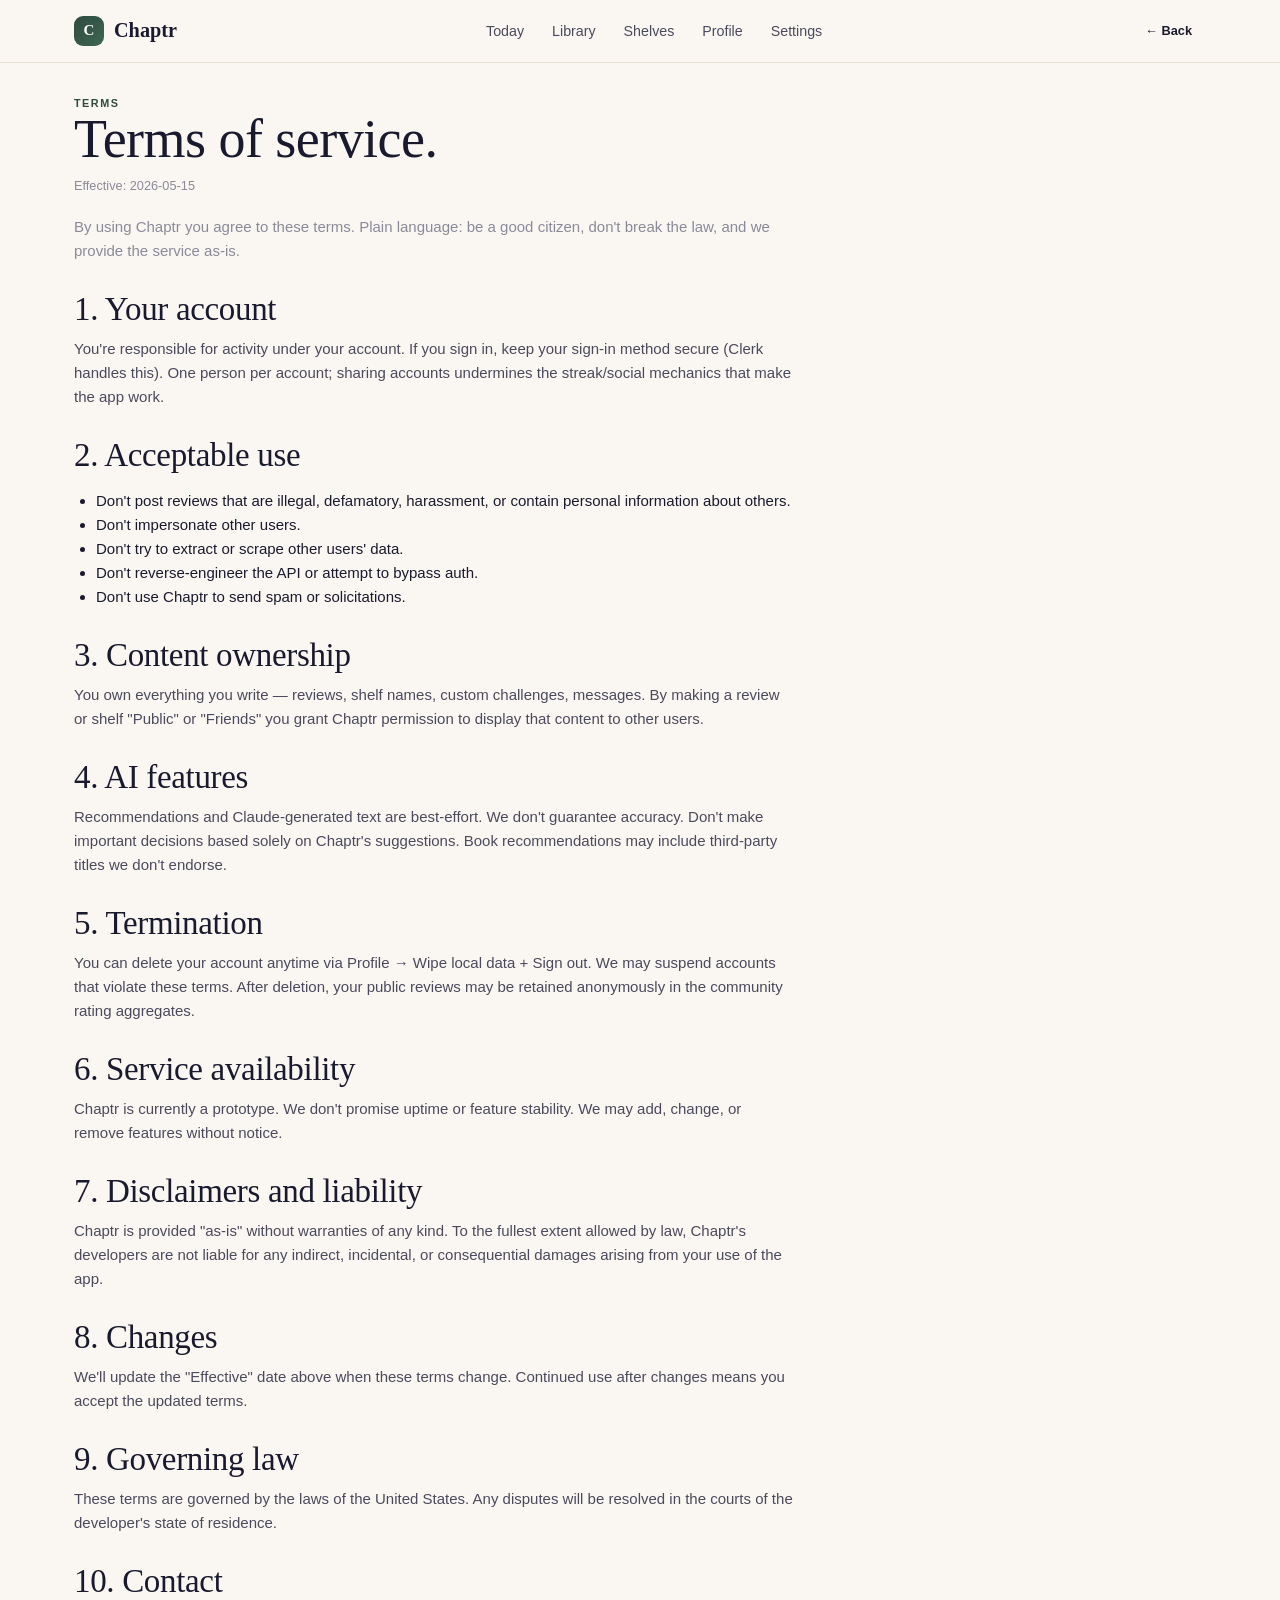
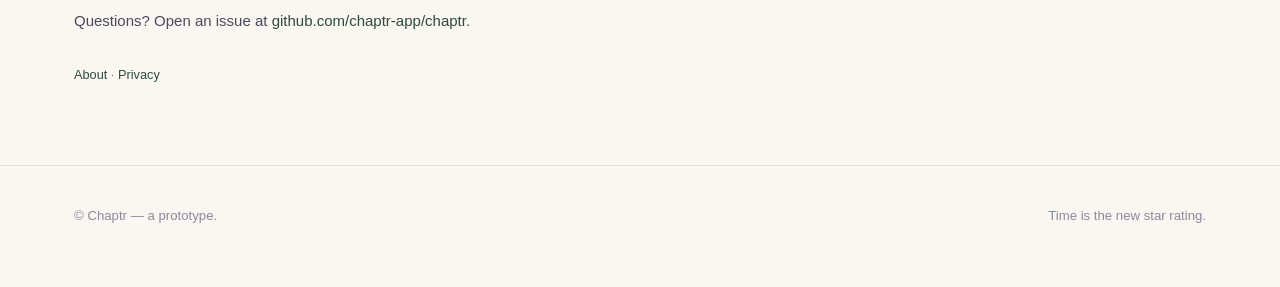
<file: terms.html>
<!doctype html>
<html lang="en">
<head>
<meta charset="utf-8">
<meta name="viewport" content="width=device-width, initial-scale=1, viewport-fit=cover">
<meta name="theme-color" content="#FAF7F2">
<meta http-equiv="Content-Security-Policy" content="default-src 'self'; script-src 'self' 'unsafe-inline' https://*.clerk.accounts.dev https://clerk.accounts.dev https://static.cloudflareinsights.com; style-src 'self' 'unsafe-inline' https://fonts.googleapis.com; font-src 'self' https://fonts.gstatic.com; img-src 'self' data: blob: https://covers.openlibrary.org https://ia.openlibrary.org; connect-src 'self' https://chaptr-ask.isiah-williams.workers.dev https://*.clerk.accounts.dev https://clerk.accounts.dev https://openlibrary.org https://covers.openlibrary.org https://cloudflareinsights.com https://api.clerk.com; frame-src https://*.clerk.accounts.dev https://challenges.cloudflare.com https://appleid.apple.com https://accounts.google.com; object-src 'none'; base-uri 'self'; form-action 'self' https://*.clerk.accounts.dev https://appleid.apple.com https://accounts.google.com; upgrade-insecure-requests"><meta name="referrer" content="strict-origin-when-cross-origin"><meta http-equiv="X-Content-Type-Options" content="nosniff">
<link rel="manifest" href="manifest.json">
<link rel="icon" type="image/svg+xml" href="icon.svg">
<link rel="apple-touch-icon" href="icon.svg">
<meta name="apple-mobile-web-app-capable" content="yes">
<meta name="apple-mobile-web-app-status-bar-style" content="default">
<meta name="apple-mobile-web-app-title" content="Chaptr">
<title>Terms · Chaptr</title>
<link rel="preconnect" href="https://fonts.googleapis.com">
<link rel="preconnect" href="https://fonts.gstatic.com" crossorigin>
<link href="https://fonts.googleapis.com/css2?family=Fraunces:opsz,wght@9..144,400;9..144,500;9..144,600&family=Inter:wght@400;500;600;700&display=swap" rel="stylesheet">
<link rel="stylesheet" href="styles.css?v=8">
<style>
  .doc { max-width: 720px; margin: 32px 0 80px; }
  .doc h1 { margin: 0 0 8px; }
  .doc .lead { color: var(--ink-3); margin-bottom: 24px; }
  .doc h2 { margin: 28px 0 8px; }
  .doc p { line-height: 1.6; }
  .doc ul { line-height: 1.6; padding-left: 22px; }
  .doc .effective { color: var(--ink-3); font-size: .85rem; margin-bottom: 18px; }
</style>
</head>
<body>

<nav class="nav">
  <div class="container nav-inner">
    <a class="brand" href="index.html"><span class="brand-mark">C</span> Chaptr</a>
    <div class="nav-links">
      <a href="today.html">Today</a>
      <a href="library.html">Library</a>
      <a href="shelves.html">Shelves</a>
      <a href="profile.html">Profile</a>
      <a href="settings.html">Settings</a>
    </div>
    <div class="nav-cta"><a href="today.html" class="btn btn-ghost btn-sm hide-sm">← Back</a></div>
  </div>
</nav>

<main class="container">
  <section class="doc">
    <div class="eyebrow">Terms</div>
    <h1>Terms of service.</h1>
    <p class="effective">Effective: 2026-05-15</p>
    <p class="lead">By using Chaptr you agree to these terms. Plain language: be a good citizen, don't break the law, and we provide the service as-is.</p>

    <h2>1. Your account</h2>
    <p>You're responsible for activity under your account. If you sign in, keep your sign-in method secure (Clerk handles this). One person per account; sharing accounts undermines the streak/social mechanics that make the app work.</p>

    <h2>2. Acceptable use</h2>
    <ul>
      <li>Don't post reviews that are illegal, defamatory, harassment, or contain personal information about others.</li>
      <li>Don't impersonate other users.</li>
      <li>Don't try to extract or scrape other users' data.</li>
      <li>Don't reverse-engineer the API or attempt to bypass auth.</li>
      <li>Don't use Chaptr to send spam or solicitations.</li>
    </ul>

    <h2>3. Content ownership</h2>
    <p>You own everything you write — reviews, shelf names, custom challenges, messages. By making a review or shelf "Public" or "Friends" you grant Chaptr permission to display that content to other users.</p>

    <h2>4. AI features</h2>
    <p>Recommendations and Claude-generated text are best-effort. We don't guarantee accuracy. Don't make important decisions based solely on Chaptr's suggestions. Book recommendations may include third-party titles we don't endorse.</p>

    <h2>5. Termination</h2>
    <p>You can delete your account anytime via Profile → Wipe local data + Sign out. We may suspend accounts that violate these terms. After deletion, your public reviews may be retained anonymously in the community rating aggregates.</p>

    <h2>6. Service availability</h2>
    <p>Chaptr is currently a prototype. We don't promise uptime or feature stability. We may add, change, or remove features without notice.</p>

    <h2>7. Disclaimers and liability</h2>
    <p>Chaptr is provided "as-is" without warranties of any kind. To the fullest extent allowed by law, Chaptr's developers are not liable for any indirect, incidental, or consequential damages arising from your use of the app.</p>

    <h2>8. Changes</h2>
    <p>We'll update the "Effective" date above when these terms change. Continued use after changes means you accept the updated terms.</p>

    <h2>9. Governing law</h2>
    <p>These terms are governed by the laws of the United States. Any disputes will be resolved in the courts of the developer's state of residence.</p>

    <h2>10. Contact</h2>
    <p>Questions? Open an issue at <a href="https://github.com/chaptr-app/chaptr">github.com/chaptr-app/chaptr</a>.</p>

    <p class="muted" style="margin-top:32px; font-size:.85rem;">
      <a href="about.html">About</a> · <a href="privacy.html">Privacy</a>
    </p>
  </section>
</main>

<footer class="footer">
  <div class="container row">
    <span>© Chaptr — a prototype.</span>
    <span class="muted">Time is the new star rating.</span>
  </div>
</footer>

<script src="app.js?v=51"></script>
<!-- Cloudflare Web Analytics (privacy-friendly, no cookies) -->
<script defer src="https://static.cloudflareinsights.com/beacon.min.js" data-cf-beacon='{"token": "a58f9965e72a49edbb8fab97534f1751"}'></script>
</body>
</html>
</file>
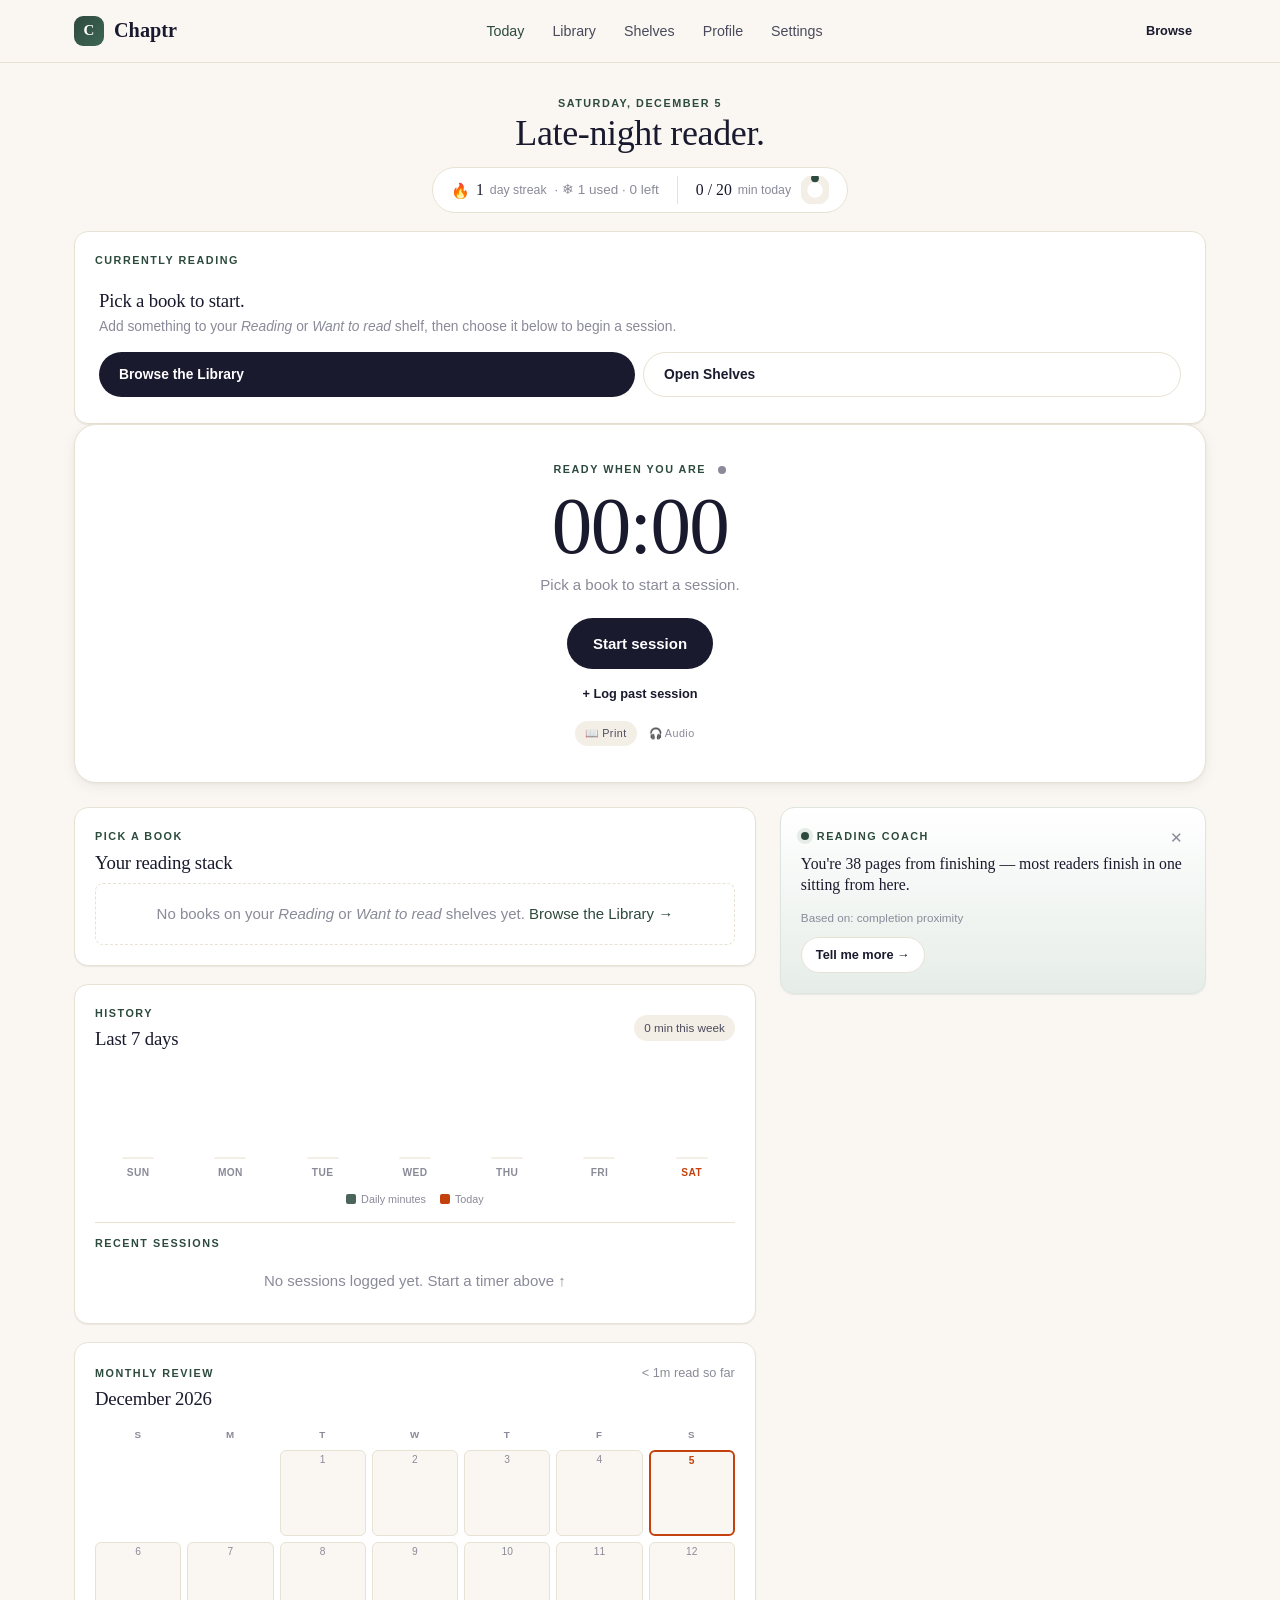
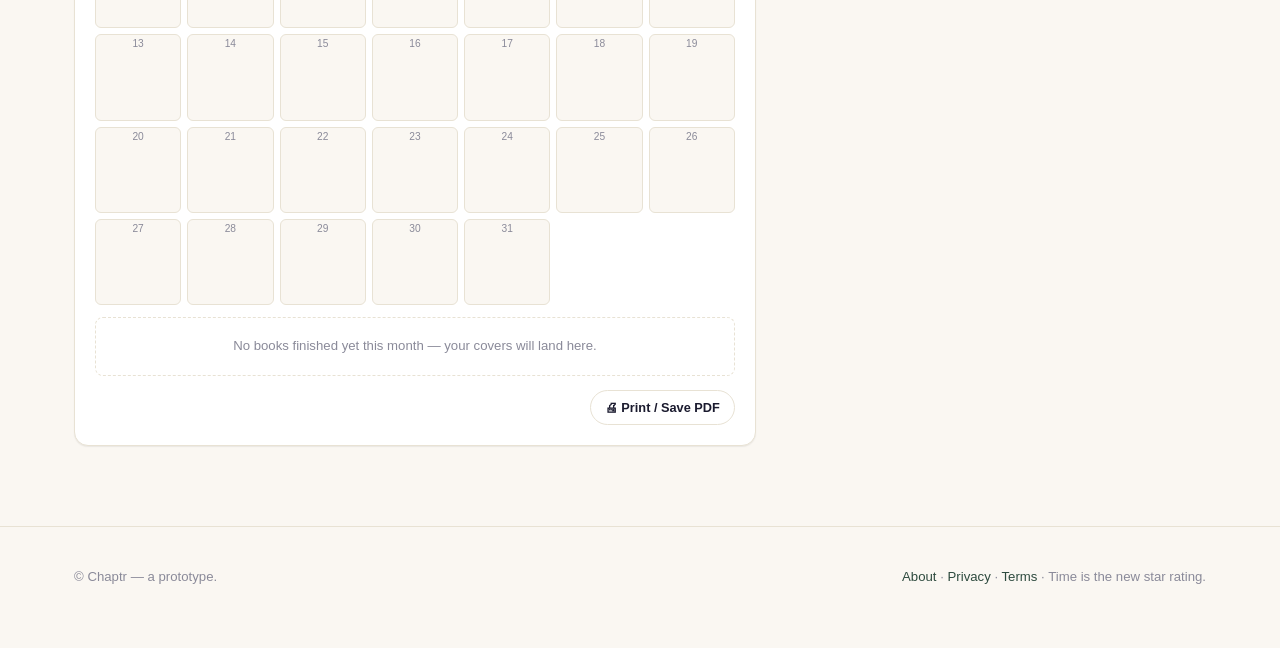
<file: today.html>
<!doctype html>
<html lang="en">
<head>
<meta charset="utf-8">
<meta name="viewport" content="width=device-width, initial-scale=1, viewport-fit=cover">
<meta name="theme-color" content="#FAF7F2">
<meta http-equiv="Content-Security-Policy" content="default-src 'self'; script-src 'self' 'unsafe-inline' https://*.clerk.accounts.dev https://clerk.accounts.dev https://static.cloudflareinsights.com; style-src 'self' 'unsafe-inline' https://fonts.googleapis.com; font-src 'self' https://fonts.gstatic.com; img-src 'self' data: blob: https://covers.openlibrary.org https://ia.openlibrary.org; connect-src 'self' https://chaptr-ask.isiah-williams.workers.dev https://*.clerk.accounts.dev https://clerk.accounts.dev https://openlibrary.org https://covers.openlibrary.org https://cloudflareinsights.com https://api.clerk.com; frame-src https://*.clerk.accounts.dev https://challenges.cloudflare.com https://appleid.apple.com https://accounts.google.com; object-src 'none'; base-uri 'self'; form-action 'self' https://*.clerk.accounts.dev https://appleid.apple.com https://accounts.google.com; upgrade-insecure-requests"><meta name="referrer" content="strict-origin-when-cross-origin"><meta http-equiv="X-Content-Type-Options" content="nosniff">
<link rel="manifest" href="manifest.json">
<link rel="icon" type="image/svg+xml" href="icon.svg">
<link rel="apple-touch-icon" href="icon.svg">
<meta name="apple-mobile-web-app-capable" content="yes">
<meta name="apple-mobile-web-app-status-bar-style" content="default">
<meta name="apple-mobile-web-app-title" content="Chaptr">
<meta name="mobile-web-app-capable" content="yes">
<title>Today · Chaptr</title>
<link rel="preconnect" href="https://fonts.googleapis.com">
<link rel="preconnect" href="https://fonts.gstatic.com" crossorigin>
<link href="https://fonts.googleapis.com/css2?family=Fraunces:opsz,wght@9..144,400;9..144,500;9..144,600&family=Inter:wght@400;500;600;700&display=swap" rel="stylesheet">
<link rel="stylesheet" href="styles.css?v=8">
<style>
  .today-grid { display: grid; grid-template-columns: 1.6fr 1fr; gap: 24px; align-items: start; margin-top: 24px; }
  @media (max-width: 880px) { .today-grid { grid-template-columns: 1fr; } }

  /* compact greeting — centered, lightweight */
  .greeting-compact { text-align: center; margin: 32px 0 18px; }
  .greeting-compact h1 { margin: 4px 0 14px; font-size: clamp(1.8rem, 5vw, 2.4rem); }
  .quick-stats {
    display: inline-flex; align-items: center; gap: 18px;
    padding: 8px 18px; background: var(--surface);
    border: 1px solid var(--border); border-radius: var(--r-pill);
    font-size: .9rem; flex-wrap: nowrap; max-width: 100%;
  }
  .qs-streak, .qs-goal {
    display: inline-flex; align-items: center; gap: 6px;
    white-space: nowrap; flex-shrink: 0;
  }
  .qs-streak { color: var(--ink); }
  .qs-icon { font-size: 1rem; }
  .qs-num { font-family: var(--serif); font-size: 1.05rem; color: var(--ink); font-variant-numeric: tabular-nums; }
  .qs-lbl { color: var(--ink-3); font-size: .82rem; white-space: nowrap; }
  .qs-freeze { color: var(--ink-3); margin-left: 2px; white-space: nowrap; }
  .qs-goal { padding-left: 18px; border-left: 1px solid var(--border); }
  .qs-ring { width: 28px; height: 28px; margin-left: 4px; flex-shrink: 0; }
  @media (max-width: 480px) {
    .quick-stats { gap: 10px; padding: 7px 12px; font-size: .78rem; }
    .qs-goal { padding-left: 10px; }
    .qs-num { font-size: .95rem; }
    .qs-lbl { font-size: .72rem; }
    .qs-ring { width: 22px; height: 22px; margin-left: 2px; }
  }
  @media (max-width: 360px) {
    .quick-stats { gap: 8px; padding: 6px 10px; font-size: .72rem; }
    .qs-streak .qs-lbl, .qs-goal .qs-lbl { display: none; } /* drop labels on tiny phones */
  }

  /* Currently reading hero (full-width, prominent) */
  .cc-hero { margin-top: 4px; }
  /* legacy class kept for now */
  .stat-row { display: flex; gap: 12px; flex-wrap: wrap; }
  .stat {
    display: flex; flex-direction: column; align-items: center; gap: 4px;
    padding: 12px 18px; background: var(--surface); border: 1px solid var(--border);
    border-radius: var(--r-md); min-width: 92px;
  }
  .stat-value { font-family: var(--serif); font-size: 1.6rem; line-height: 1; color: var(--ink); }
  .stat-label { font-size: .72rem; letter-spacing: .08em; text-transform: uppercase; color: var(--ink-3); }

  /* timer card */
  .timer-card { padding: 36px 28px; }
  .timer-display {
    font-family: var(--serif); font-weight: 500;
    font-size: clamp(3.6rem, 9vw, 5.4rem); line-height: 1;
    text-align: center; letter-spacing: -.02em;
    color: var(--ink); font-variant-numeric: tabular-nums;
    margin: 8px 0 6px;
  }
  .timer-sub { text-align: center; color: var(--ink-3); margin-bottom: 22px; }
  .timer-controls { display: flex; justify-content: center; gap: 10px; flex-wrap: wrap; }
  .format-row { display: flex; justify-content: center; align-items: center; gap: 10px; margin-top: 10px; flex-wrap: wrap; }
  .format-toggle { display: flex; gap: 2px; }
  .format-toggle button {
    padding: 4px 10px; border: 0; border-radius: var(--r-pill);
    background: transparent; color: var(--ink-3); font: inherit; font-size: .72rem; cursor: pointer;
    letter-spacing: .04em;
  }
  .format-toggle button.active { background: var(--surface-2); color: var(--ink-2); }
  .speed-label { color: var(--ink-3); font-size: .72rem; display: flex; align-items: center; gap: 4px; }
  .speed-label input { width: 44px; padding: 2px 6px; border: 1px solid var(--border); border-radius: var(--r-sm); font: inherit; font-size: .72rem; text-align: right; background: var(--bg); color: var(--ink); }

  /* daily goal ring */
  .ring-wrap { position: relative; width: 110px; height: 110px; }
  .ring-wrap svg { transform: rotate(-90deg); width: 110px; height: 110px; }
  .ring-bg { fill: none; stroke: var(--surface-2); stroke-width: 10; }
  .ring-fg { fill: none; stroke: var(--primary); stroke-width: 10; stroke-linecap: round; transition: stroke-dashoffset .6s ease; }
  .ring-center { position: absolute; inset: 0; display: grid; place-items: center; text-align: center; }
  .ring-pct { font-family: var(--serif); font-size: 1.4rem; line-height: 1; color: var(--ink); }
  .ring-cap { font-size: .68rem; letter-spacing: .08em; text-transform: uppercase; color: var(--ink-3); }

  /* current book */
  .book-card { display: flex; gap: 16px; align-items: flex-start; }
  .cover { width: 76px; height: 110px; border-radius: 6px; box-shadow: var(--shadow-md); flex-shrink: 0; position: relative; overflow: hidden; }
  .cover::after { content:''; position:absolute; inset:0; background: linear-gradient(180deg, rgba(255,255,255,.18), rgba(0,0,0,.18)); }
  .book-meta .title { font-family: var(--serif); font-size: 1.1rem; line-height: 1.2; margin: 0 0 4px; }
  .book-meta .author { color: var(--ink-3); font-size: .9rem; margin-bottom: 10px; }
  .progress { height: 6px; background: var(--surface-2); border-radius: var(--r-pill); overflow: hidden; }
  .progress > span { display: block; height: 100%; background: var(--primary); }

  /* coach card */
  .coach { background: linear-gradient(180deg, #FFF, var(--primary-tint)); border-color: #DCE5DE; position: relative; }
  .coach .eyebrow { display: flex; align-items: center; gap: 8px; }
  .coach-dot { width: 8px; height: 8px; border-radius: 999px; background: var(--primary); box-shadow: 0 0 0 4px var(--primary-tint); }
  .coach p { font-family: var(--serif); font-size: 1.05rem; color: var(--ink); margin: 8px 0 14px; line-height: 1.35; }
  .coach .signals { font-size: .78rem; color: var(--ink-3); }
  .coach .dismiss { position: absolute; top: 14px; right: 14px; padding: 4px 8px; border-radius: var(--r-pill); color: var(--ink-3); }
  .coach .dismiss:hover { background: rgba(0,0,0,.04); color: var(--ink); }

  /* history */
  .history { margin-top: 28px; }
  .hist-chart {
    display: grid; grid-template-columns: repeat(7, 1fr); gap: 6px;
    align-items: end; height: 120px; padding: 4px 0 0;
  }
  .hist-day { display: flex; flex-direction: column; align-items: center; gap: 6px; height: 100%; }
  .hist-bar-wrap {
    flex: 1; width: 100%; display: flex; align-items: flex-end; justify-content: center;
    min-height: 0;
  }
  .hist-bar {
    width: 70%; min-width: 14px; max-width: 32px;
    background: var(--primary); border-radius: 4px 4px 0 0;
    opacity: .85; transition: opacity .15s;
    position: relative; min-height: 2px;
  }
  .hist-bar.today { background: var(--accent); opacity: 1; }
  .hist-bar.zero { background: var(--surface-2); opacity: 1; height: 2px; }
  .hist-bar .v {
    position: absolute; top: -16px; left: 50%; transform: translateX(-50%);
    font-size: .68rem; color: var(--ink-3); font-variant-numeric: tabular-nums;
    white-space: nowrap;
  }
  .hist-day-lbl {
    font-size: .68rem; color: var(--ink-3); letter-spacing: .04em;
    text-transform: uppercase; font-weight: 600;
  }
  .hist-day.today .hist-day-lbl { color: var(--accent); }
  .hist-legend {
    display: flex; gap: 14px; justify-content: center; margin-top: 10px;
    font-size: .72rem; color: var(--ink-3);
  }
  .hist-legend-item { display: inline-flex; align-items: center; gap: 5px; }
  .hist-legend .sw { width: 10px; height: 10px; border-radius: 2px; display: inline-block; }
  .hist-legend .sw-day { background: var(--primary); opacity: .85; }
  .hist-legend .sw-today { background: var(--accent); }
  .hist-divider { height: 1px; background: var(--border); margin: 14px 0 12px; }
  .recent-rows { display: flex; flex-direction: column; gap: 8px; }
  .recent-row {
    display: grid; grid-template-columns: 1fr auto; gap: 4px 12px; align-items: center;
    padding: 10px 12px; background: var(--bg); border: 1px solid var(--border);
    border-radius: var(--r-sm);
  }
  .recent-row .rr-title { font-family: var(--serif); color: var(--ink); font-size: .95rem; line-height: 1.2; }
  .recent-row .rr-meta {
    grid-column: 1 / -1; display: flex; gap: 8px; flex-wrap: wrap;
    font-size: .78rem; color: var(--ink-3); margin-top: 2px;
  }
  .recent-row .rr-meta .chip {
    padding: 2px 8px; background: var(--surface-2); border-radius: var(--r-pill);
    color: var(--ink-2); font-variant-numeric: tabular-nums;
  }
  .recent-row .rr-meta .chip.dur { background: var(--primary-tint); color: var(--primary); font-weight: 600; }
  .recent-row .rr-mood { font-size: 1.1rem; line-height: 1; }

  /* Monthly review — calendar with covers on completion days */
  .month-review { margin-top: 18px; }
  .month-rev-head { margin-bottom: 12px; }
  .mr-cal-grid-head, .mr-cal-grid {
    display: grid; grid-template-columns: repeat(7, 1fr); gap: 6px;
  }
  .mr-cal-grid-head {
    margin-bottom: 4px;
  }
  .mr-cal-grid-head .dow {
    font-size: .65rem; letter-spacing: .08em; text-transform: uppercase;
    color: var(--ink-3); font-weight: 600; text-align: center; padding: 4px 0;
  }
  .mr-cal-cell {
    aspect-ratio: 1; background: var(--bg); border: 1px solid var(--border);
    border-radius: 6px; position: relative; overflow: hidden;
    padding: 16px 4px 4px;  /* room for day number on top + breathing room around cover */
    display: flex; align-items: stretch; justify-content: center;
  }
  .mr-cal-cell .day-num {
    position: absolute; top: 4px; left: 0; right: 0;
    text-align: center;
    font-size: .68rem; color: var(--ink-3); font-variant-numeric: tabular-nums;
    z-index: 2; line-height: 1;
  }
  .mr-cal-cell.today { border-color: var(--accent); border-width: 2px; padding-top: 15px; padding-left: 3px; padding-right: 3px; padding-bottom: 3px; }
  .mr-cal-cell.today .day-num { color: var(--accent); font-weight: 600; }
  .mr-cal-cell.outside { background: transparent; border-color: transparent; }
  .mr-cal-cell.outside .day-num { color: var(--surface-2); }
  .mr-cell-cover {
    flex: 1;
    /* Show the entire cover (not cropped) — overrides the global
       .cover { background-size: cover !important } rule. */
    background-size: contain !important;
    background-repeat: no-repeat !important;
    background-position: center !important;
    border-radius: 3px;
    position: relative; cursor: pointer; min-height: 0;
  }
  .mr-cell-cover.extra::after {
    content: '+' attr(data-extra);
    position: absolute; bottom: 2px; right: 2px;
    background: rgba(0,0,0,.65); color: #FFF; font-size: .58rem;
    font-weight: 600; padding: 1px 4px; border-radius: 6px;
    line-height: 1.2;
  }
  .mr-empty {
    text-align: center; padding: 18px 8px; margin-top: 12px;
    color: var(--ink-3); font-size: .88rem; border: 1px dashed var(--border);
    border-radius: var(--r-sm);
  }
  .mr-footer { display: flex; gap: 8px; justify-content: flex-end; margin-top: 14px; flex-wrap: wrap; }
  @media print {
    nav.nav, .footer, .mr-footer { display: none !important; }
    .month-review { box-shadow: none; border: 0; }
  }

  /* book picker */
  .book-picker { display: grid; grid-template-columns: repeat(auto-fill, minmax(180px, 1fr)); gap: 12px; }
  .book-pick {
    text-align: left; padding: 14px; background: var(--surface); border: 1px solid var(--border);
    border-radius: var(--r-md); cursor: pointer; transition: border-color .15s, transform .15s;
    display: flex; gap: 12px; align-items: center;
  }
  .book-pick:hover { border-color: var(--ink-3); }
  .book-pick.selected { border-color: var(--primary); box-shadow: 0 0 0 2px var(--primary-tint); }
  .book-pick .cover-sm { width: 36px; height: 52px; border-radius: 4px; flex-shrink: 0; }
  .book-pick .t { font-family: var(--serif); font-size: .95rem; line-height: 1.15; }
  .book-pick .a { font-size: .78rem; color: var(--ink-3); margin-top: 2px; }

  /* ---------- weekly recap ---------- */
  .week-card {
    margin-top: 24px;
    padding: 24px 28px;
    background: linear-gradient(135deg, #FFF 0%, var(--primary-tint) 100%);
    border: 1px solid #DCE5DE;
  }
  .week-card.sunday {
    background: linear-gradient(135deg, var(--primary-tint) 0%, var(--accent-tint) 100%);
    border-color: #F5D4B8;
  }
  .week-head { display: flex; justify-content: space-between; align-items: baseline; flex-wrap: wrap; gap: 8px; }
  .week-head .eyebrow { display: flex; align-items: center; gap: 8px; }
  .week-head .range { color: var(--ink-3); font-size: .85rem; }
  .week-title { font-family: var(--serif); font-size: 1.5rem; line-height: 1.15; margin: 4px 0 16px; }
  .week-stats { display: grid; grid-template-columns: repeat(4, 1fr); gap: 14px; }
  @media (max-width: 720px) { .week-stats { grid-template-columns: repeat(2, 1fr); gap: 12px; } }
  .week-stat { padding: 10px 0; }
  .week-stat .num {
    font-family: var(--serif); font-size: 2rem; line-height: 1; color: var(--ink);
    font-variant-numeric: tabular-nums;
  }
  .week-stat .num.dim { color: var(--ink-3); }
  .week-stat .lbl {
    font-size: .72rem; letter-spacing: .08em; text-transform: uppercase;
    color: var(--ink-3); margin-top: 6px;
  }
  .week-stat .delta {
    font-size: .8rem; margin-top: 4px; font-weight: 600;
  }
  .week-stat .delta.up { color: var(--success); }
  .week-stat .delta.down { color: var(--danger); }
  .week-books {
    margin-top: 18px;
    padding-top: 16px;
    border-top: 1px dashed var(--border);
    display: flex; align-items: center; gap: 10px; flex-wrap: wrap;
  }
  .week-books .lbl {
    font-size: .72rem; letter-spacing: .08em; text-transform: uppercase;
    color: var(--ink-3); margin-right: 4px;
  }
  .week-books .b-cover {
    width: 32px; height: 46px; border-radius: 3px; box-shadow: var(--shadow-sm);
    background-size: cover !important; background-position: center !important;
  }
  .week-insight {
    margin-top: 14px; padding-top: 14px;
    border-top: 1px dashed var(--border);
    font-family: var(--serif); color: var(--ink); font-size: 1rem; line-height: 1.4;
  }
  .week-insight .sparkle { color: var(--accent); margin-right: 4px; }

  /* up next queue */
  .upnext-card { margin-top: 18px; }
  .upnext-row {
    display: grid; grid-template-columns: 36px 1fr auto; gap: 12px; align-items: center;
    padding: 10px 0; border-top: 1px solid var(--border);
  }
  .upnext-row:first-of-type { border-top: 0; }
  .upnext-row .cover-mini { width: 36px; height: 52px; border-radius: 3px;
    background-size: cover !important; background-position: center !important; box-shadow: var(--shadow-sm); }
  .upnext-row .t { font-family: var(--serif); font-size: .95rem; line-height: 1.2; }
  .upnext-row .a { font-size: .78rem; color: var(--ink-3); }
  .upnext-actions { display: flex; gap: 4px; }
  .upnext-actions button {
    width: 30px; height: 30px; border-radius: 999px; border: 1px solid var(--border);
    background: var(--surface); color: var(--ink-2); display: grid; place-items: center;
    font-size: .9rem;
  }
  .upnext-actions button:hover:not(:disabled) { border-color: var(--primary); color: var(--primary); }
  .upnext-actions button:disabled { opacity: .35; cursor: default; }
  .upnext-actions .promote { background: var(--primary); color: #FFF; border-color: var(--primary); padding: 0 12px; width: auto; font-size: .78rem; }
  .upnext-empty { padding: 14px 0; color: var(--ink-3); font-size: .9rem; }
  .upnext-picker {
    margin-top: 12px; display: flex; gap: 6px; flex-wrap: wrap;
  }
  .upnext-pick-chip {
    padding: 8px 12px; border-radius: var(--r-pill); background: var(--surface-2);
    border: 1px solid var(--border); font-size: .82rem; cursor: pointer; color: var(--ink-2);
  }
  .upnext-pick-chip:hover { border-color: var(--primary); color: var(--primary); }

  /* current book — resume + last-read */
  .cc-last { font-size: .78rem; color: var(--ink-3); margin-top: 6px; }
  .resume-row { margin-top: 12px; }

  /* streak: small freeze pill next to streak number */
  .streak-pill {
    display: inline-flex; align-items: center; gap: 4px;
    font-size: .68rem; padding: 2px 7px; background: var(--accent-tint);
    color: var(--accent); border-radius: 999px; font-weight: 600; margin-top: 4px;
  }

  /* ---------- reading buddies (Phase 4) ---------- */
  .pr-card { padding: 18px 20px; }
  .pr-card h3 { margin: 0 0 12px; }
  .pr-row {
    display: grid; grid-template-columns: 40px 36px 1fr auto; gap: 12px; align-items: center;
    padding: 12px; border: 1px solid var(--border); border-radius: var(--r-md);
    margin-bottom: 8px;
    background: var(--surface);
  }
  .pr-row .pr-avatar {
    width: 40px; height: 40px; border-radius: 999px;
    display: grid; place-items: center; color: #FFF; font-family: var(--serif); font-weight: 600;
  }
  .pr-row .pr-cover {
    width: 36px; height: 52px; border-radius: 4px; box-shadow: var(--shadow-sm);
    background-size: cover !important; background-position: center !important;
  }
  .pr-row .pr-meta .who { font-weight: 600; }
  .pr-row .pr-meta .ctx { color: var(--ink-3); font-size: .82rem; }
  .pr-row .pr-actions { display: flex; gap: 6px; }
  .pr-chat {
    display: none;
    grid-column: 1 / -1;
    margin-top: 10px; padding: 12px;
    background: var(--bg);
    border-radius: var(--r-sm);
    border: 1px solid var(--border);
  }
  .pr-row.expanded .pr-chat { display: block; }
  .pr-messages {
    max-height: 240px; overflow-y: auto; display: flex; flex-direction: column; gap: 6px;
    margin-bottom: 10px;
  }
  .pr-message {
    padding: 8px 10px; border-radius: 10px; max-width: 80%; font-size: .9rem; line-height: 1.35;
    background: var(--surface-2); align-self: flex-start;
  }
  .pr-message.mine { background: var(--primary); color: #FFF; align-self: flex-end; }
  .pr-message .ts { font-size: .68rem; color: var(--ink-3); margin-top: 2px; display: block; }
  .pr-message.mine .ts { color: rgba(255,255,255,.7); }
  .pr-compose { display: flex; gap: 6px; }
  .pr-compose input {
    flex: 1; padding: 9px 12px; border: 1px solid var(--border); border-radius: var(--r-sm);
    font: inherit; background: var(--surface); color: var(--ink);
  }
  .pr-empty { color: var(--ink-3); font-size: .85rem; padding: 14px; text-align: center;
    border: 1px dashed var(--border); border-radius: var(--r-sm); }
  .pr-badge {
    font-size: .68rem; letter-spacing: .04em; text-transform: uppercase; color: var(--ink-3);
    padding: 2px 8px; border-radius: 999px; background: var(--surface-2);
  }
  .pr-badge.pending { background: var(--accent-tint); color: var(--accent); }
  .pr-badge.active { background: var(--primary-tint); color: var(--primary); }

  /* invite modal */
  .invite-dlg-back { position: fixed; inset: 0; background: rgba(20,20,30,.45); display: none; align-items: center; justify-content: center; z-index: 200; padding: 16px; }
  .invite-dlg-back.open { display: flex; }
  .invite-dlg-card { background: var(--surface); border-radius: var(--r-lg); padding: 24px; max-width: 480px; width: 100%; box-shadow: var(--shadow-lg); max-height: 80vh; overflow-y: auto; }

  /* heartbeat dot — proves the timer interval is alive */
  .heartbeat {
    display: inline-block; width: 8px; height: 8px; border-radius: 999px;
    background: var(--ink-3); margin-left: 8px; vertical-align: middle;
    transition: background .15s, transform .15s;
  }
  .heartbeat.live { background: var(--accent); animation: pulse 1s ease-out infinite; }
  @keyframes pulse {
    0%, 100% { transform: scale(1);   opacity: 1; }
    50%      { transform: scale(1.5); opacity: .5; }
  }
  .err-banner {
    background: #FEF2F2; color: #991B1B; border: 1px solid #FECACA;
    padding: 12px 16px; border-radius: var(--r-md); margin: 16px 0;
    font-size: .88rem; font-family: monospace; white-space: pre-wrap;
    display: none;
  }
  .err-banner.show { display: block; }

  /* stop dialog */
  .dialog-backdrop { position: fixed; inset: 0; background: rgba(20,20,30,.45); display: none; align-items: center; justify-content: center; z-index: 100; padding: 16px; }
  .dialog-backdrop.open { display: flex; }
  .dialog { background: var(--surface); border-radius: var(--r-lg); padding: 28px; max-width: 460px; width: 100%; box-shadow: var(--shadow-lg); }
  .field { display: flex; flex-direction: column; gap: 6px; margin: 16px 0; }
  .field label { font-size: .8rem; color: var(--ink-3); font-weight: 600; letter-spacing: .04em; text-transform: uppercase; }
  .field input { padding: 12px 14px; border: 1px solid var(--border); border-radius: var(--r-sm); font: inherit; background: var(--bg); color: var(--ink); }
  .field input:focus { outline: 0; border-color: var(--primary); background: var(--surface); }
  .mood-row { display: flex; gap: 8px; }
  .mood-row {
    display: grid; grid-template-columns: repeat(4, 1fr); gap: 8px;
  }
  @media (max-width: 480px) { .mood-row { grid-template-columns: repeat(3, 1fr); } }
  .mood-btn {
    display: flex; flex-direction: column; align-items: center; justify-content: center;
    gap: 4px; min-height: 64px; padding: 8px 4px;
    border-radius: var(--r-md); border: 1px solid var(--border);
    background: var(--surface); cursor: pointer;
    -webkit-tap-highlight-color: transparent; transition: all .12s;
  }
  .mood-btn:hover { border-color: var(--primary); }
  .mood-btn .em { font-size: 1.5rem; line-height: 1; }
  .mood-btn .lb { font-size: .68rem; color: var(--ink-3); font-weight: 500; }
  .mood-btn.selected { border-color: var(--primary); background: var(--primary-tint); }
  .mood-btn.selected .lb { color: var(--primary); }
  .dialog .actions { display: flex; justify-content: flex-end; gap: 8px; margin-top: 8px; }
</style>
</head>
<body>

<nav class="nav">
  <div class="container nav-inner">
    <a class="brand" href="index.html">
      <span class="brand-mark">C</span> Chaptr
    </a>
    <div class="nav-links">
      <a href="today.html" class="active">Today</a>
      <a href="library.html">Library</a>
      <a href="shelves.html">Shelves</a>
      <a href="profile.html">Profile</a>
      <a href="settings.html">Settings</a>
    </div>
    <div class="nav-cta">
      <a href="library.html" class="btn btn-ghost btn-sm hide-sm">Browse</a>
    </div>
  </div>
</nav>

<main class="container">

  <section class="greeting-compact">
    <div class="eyebrow" id="dateLabel">Today</div>
    <h1 id="greetingMsg">Good evening.</h1>
    <div class="quick-stats">
      <div class="qs-streak">
        <span class="qs-icon">🔥</span>
        <span class="qs-num" id="streakValue">0</span>
        <span class="qs-lbl">day streak</span>
        <span class="qs-freeze" id="streakFreezes" style="display:none;">· ❄ <span id="streakFreezeCount">0</span></span>
      </div>
      <div class="qs-goal">
        <span class="qs-num"><span id="ringMinutes">0</span> / <span id="ringGoal">20</span></span>
        <span class="qs-lbl" id="ringUnitLabel">min today</span>
        <svg class="qs-ring" viewBox="0 0 36 36">
          <circle class="ring-bg" cx="18" cy="18" r="15" fill="none" stroke="var(--surface-2)" stroke-width="3"></circle>
          <circle class="ring-fg" cx="18" cy="18" r="15" fill="none" stroke="var(--primary)" stroke-width="3"
                  stroke-linecap="round" stroke-dasharray="94.25" stroke-dashoffset="94.25"
                  transform="rotate(-90 18 18)" id="ringFg"></circle>
        </svg>
      </div>
    </div>
  </section>

  <div class="card cc-hero" id="currentBookCard">
    <div class="eyebrow">Currently reading</div>
    <!-- Filled state — shown once the user has a current book picked -->
    <div id="ccFilled" style="display:none;">
      <div class="book-card" style="margin-top:10px;">
        <div class="cover" id="ccCover"></div>
        <div class="book-meta">
          <div class="title"><a id="ccTitle" href="#" style="color:inherit; text-decoration:none;"></a></div>
          <div class="author" id="ccAuthor"></div>
          <div class="progress"><span id="ccProgress" style="width:38%;"></span></div>
          <div style="display:flex; justify-content:space-between; margin-top:8px; font-size:.78rem; color:var(--ink-3);">
            <span><span id="ccPct">38</span>% · p.<span id="ccPage">120</span></span>
            <span id="ccTimeLeft">~3h 20m left</span>
          </div>
          <div class="cc-last" id="ccLast" style="display:none;"></div>
        </div>
      </div>
      <div class="resume-row">
        <button class="btn btn-primary" id="btnResumeReading" style="width:100%;">Resume reading</button>
      </div>
      <button class="btn btn-outline btn-sm" id="readWithFriendBtn" style="margin-top:10px; width:100%; display:none;">+ Read with a friend</button>
    </div>
    <!-- Empty state — new users land here, prompted to pick a book first -->
    <div id="ccEmpty" style="display:none; padding:14px 4px 6px;">
      <h3 style="margin:6px 0 4px; font-family:var(--serif);">Pick a book to start.</h3>
      <p class="muted" style="margin:0 0 14px; font-size:.92rem;">Add something to your <em>Reading</em> or <em>Want to read</em> shelf, then choose it below to begin a session.</p>
      <div style="display:flex; gap:8px; flex-wrap:wrap;">
        <a href="library.html" class="btn btn-primary" style="flex:1; text-align:center;">Browse the Library</a>
        <a href="shelves.html" class="btn btn-outline" style="flex:1; text-align:center;">Open Shelves</a>
      </div>
    </div>
  </div>

  <!-- Timer / Start session — lives right under Currently reading so the
       primary action is always one tap from the book you're working on. -->
  <div class="card card-lg timer-card" id="timerCardTop">
    <div class="eyebrow" style="text-align:center;">
      <span id="sessionLabel">Ready when you are</span>
      <span class="heartbeat" id="heartbeat" aria-hidden="true"></span>
    </div>
    <div class="timer-display" id="timerDisplay">00:00</div>
    <div class="timer-sub" id="timerSub">Pick a book to start a session.</div>
    <div class="timer-controls" id="timerControls">
      <button class="btn btn-primary btn-lg" id="btnStart">Start session</button>
    </div>
    <div class="timer-extras" id="timerExtras" style="display:flex; justify-content:center; margin-top:8px;"></div>
    <div class="format-row" id="formatRow">
      <div class="format-toggle" id="formatToggle">
        <button data-fmt="print" class="active">📖 Print</button>
        <button data-fmt="audio">🎧 Audio</button>
      </div>
      <label class="speed-label" id="speedLabel" style="display:none;">
        Speed
        <input type="number" id="speedInput" step="0.1" min="0.5" max="3" value="1.0">
        x
      </label>
    </div>
    <div class="err-banner" id="errBanner"></div>
  </div>

  <div class="card week-card" id="weekCard" style="display:none;">
    <div class="week-head">
      <div class="eyebrow"><span id="weekEyebrow">This week</span></div>
      <span class="range" id="weekRange"></span>
    </div>
    <div class="week-title" id="weekTitle">Your reading this week.</div>
    <div class="week-stats">
      <div class="week-stat">
        <div class="num" id="wsTime">0m</div>
        <div class="lbl">Total time</div>
        <div class="delta" id="wsTimeDelta"></div>
      </div>
      <div class="week-stat">
        <div class="num" id="wsBooks">0</div>
        <div class="lbl">Books touched</div>
      </div>
      <div class="week-stat">
        <div class="num" id="wsLongest">0m</div>
        <div class="lbl">Longest session</div>
      </div>
      <div class="week-stat">
        <div class="num" id="wsWpm">—</div>
        <div class="lbl">Avg WPM</div>
        <div class="delta" id="wsWpmDelta"></div>
      </div>
    </div>
    <div class="week-books" id="weekBooks" style="display:none;"></div>
    <div class="week-insight" id="weekInsight" style="display:none;"></div>
  </div>

  <div class="card upnext-card" id="upnextCard" style="display:none;">
    <div class="row between" style="align-items:center;">
      <div>
        <div class="eyebrow">Up next</div>
        <h3 style="margin:4px 0 0;">Your queue</h3>
      </div>
      <span class="muted" style="font-size:.78rem;" id="upnextHint"></span>
    </div>
    <div id="upnextList"></div>
    <div class="upnext-picker" id="upnextPicker"></div>
  </div>

  <div class="today-grid">
    <!-- LEFT: stack + history (timer moved up under Currently reading) -->
    <div>
      <div class="card" style="margin-top:0;">
        <div class="eyebrow">Pick a book</div>
        <h3 style="margin-top:6px;">Your reading stack</h3>
        <div class="book-picker" id="bookPicker"></div>
      </div>

      <div class="card pr-card" id="pairReadCard" style="margin-top:18px; display:none;">
        <div class="eyebrow">Reading together</div>
        <h3>You + a friend.</h3>
        <div id="pairReadList"></div>
      </div>

      <div class="card history" style="margin-top:18px;">
        <div class="row between" style="align-items:center; margin-bottom:10px;">
          <div>
            <div class="eyebrow">History</div>
            <h3 style="margin-top:6px; margin-bottom:0;">Last 7 days</h3>
          </div>
          <span class="pill" id="totalThisWeek">0 min this week</span>
        </div>
        <div class="hist-chart" id="histChart"></div>
        <div class="hist-legend">
          <span class="hist-legend-item"><span class="sw sw-day"></span>Daily minutes</span>
          <span class="hist-legend-item"><span class="sw sw-today"></span>Today</span>
        </div>
        <div class="hist-divider"></div>
        <div class="eyebrow" style="margin:2px 0 8px;">Recent sessions</div>
        <div class="recent-rows" id="recentRows"></div>
      </div>

      <!-- Monthly review — calendar of the current month with a book cover
           on each day a book was finished. -->
      <div class="card month-review" id="monthReviewCard" style="margin-top:18px;">
        <div class="month-rev-head">
          <div class="row between" style="align-items:baseline; gap:10px; flex-wrap:wrap;">
            <div>
              <div class="eyebrow">Monthly review</div>
              <h3 id="monthRevTitle" style="margin:6px 0 0;">This month</h3>
            </div>
            <div class="muted" id="monthRevSummary" style="font-size:.85rem;"></div>
          </div>
        </div>
        <div class="mr-cal-grid-head" id="mrCalHead"></div>
        <div class="mr-cal-grid" id="mrCalGrid"></div>
        <div class="mr-empty" id="mrCalEmpty" style="display:none;">No books finished yet this month — your covers will land here.</div>
        <div class="mr-footer">
          <button class="btn btn-outline btn-sm" id="mrPrintBtn">🖨 Print / Save PDF</button>
        </div>
      </div>
    </div>

    <!-- RIGHT: current book + coach -->
    <div>
      <div class="card coach">
        <button class="dismiss" id="coachDismiss" aria-label="Dismiss">✕</button>
        <div class="eyebrow"><span class="coach-dot"></span> Reading Coach</div>
        <p id="coachText"></p>
        <div class="signals">Based on: <span id="coachSignals"></span></div>
        <button class="btn btn-outline btn-sm" id="coachMore" style="margin-top:10px;">Tell me more →</button>
        <div id="coachMoreOut" style="display:none; margin-top:12px; padding-top:12px; border-top:1px dashed var(--border); font-family:var(--serif); color:var(--ink);"></div>
      </div>

      <div class="card" id="moodCard" style="margin-top:18px; display:none;">
        <div class="eyebrow">Mood last 7 sessions</div>
        <div style="font-size:1.6rem; letter-spacing:6px; margin-top:8px;" id="moodRow"></div>
      </div>
    </div>
  </div>

</main>

<div class="invite-dlg-back" id="inviteDlg">
  <div class="invite-dlg-card" role="dialog" aria-modal="true">
    <div class="eyebrow">Pair-read invite</div>
    <h3 style="margin:4px 0 4px;" id="inviteBookTitle">Book</h3>
    <div class="muted" id="inviteBookAuthor" style="font-size:.85rem; margin-bottom:12px;"></div>
    <label style="font-size:.72rem; letter-spacing:.08em; text-transform:uppercase; color:var(--ink-3); font-weight:600;">Who to invite</label>
    <input type="text" id="inviteSearchInput" placeholder="Search by username or name"
      style="width:100%; margin-top:6px; padding:10px 14px; border:1px solid var(--border); border-radius:var(--r-sm); font:inherit; background:var(--bg); color:var(--ink);">
    <div id="inviteSearchResults" style="margin-top:12px; display:flex; flex-direction:column; gap:8px; min-height:40px;"></div>
    <div id="inviteError" style="display:none; margin-top:10px; padding:10px 12px; background:#FEF2F2; color:var(--danger); border-radius:var(--r-sm); font-size:.85rem;"></div>
    <div style="display:flex; justify-content:flex-end; margin-top:14px;">
      <button class="btn btn-ghost btn-sm" id="closeInviteDlg">Cancel</button>
    </div>
  </div>
</div>

<footer class="footer">
  <div class="container row">
    <span>© Chaptr — a prototype.</span>
    <span class="muted"><a href="about.html">About</a> · <a href="privacy.html">Privacy</a> · <a href="terms.html">Terms</a> · Time is the new star rating.</span>
  </div>
</footer>

<!-- end-of-session dialog -->
<div class="dialog-backdrop" id="manualDlg">
  <div class="dialog" role="dialog" aria-modal="true">
    <h3 style="margin-bottom:.2em;">Log a past session</h3>
    <p class="muted" style="margin-bottom:8px;">Read away from the app? Backfill the credit here.</p>
    <div class="field">
      <label>Book</label>
      <select id="manualBook" style="padding:12px 14px; border:1px solid var(--border); border-radius:var(--r-sm); font:inherit; background:var(--bg); color:var(--ink);"></select>
    </div>
    <div class="field">
      <label>Minutes read</label>
      <input id="manualMinutes" type="number" min="1" value="30">
    </div>
    <div style="display:flex; gap:10px;">
      <div class="field" style="flex:1;">
        <label>From page (optional)</label>
        <input id="manualStartPage" type="number" min="0" value="0">
      </div>
      <div class="field" style="flex:1;">
        <label>To page (optional)</label>
        <input id="manualEndPage" type="number" min="0" value="0">
      </div>
    </div>
    <div class="field">
      <label>Date</label>
      <input id="manualDate" type="date">
    </div>
    <div class="actions">
      <button class="btn btn-ghost" id="cancelManual">Cancel</button>
      <button class="btn btn-primary" id="confirmManual">Log session</button>
    </div>
  </div>
</div>

<div class="dialog-backdrop" id="stopDialog">
  <div class="dialog" role="dialog" aria-modal="true">
    <h3 style="margin-bottom:.2em;">Wrap this session</h3>
    <p class="muted" style="margin-bottom:8px;">A quick check-in keeps your WPM accurate.</p>
    <div class="field">
      <label>Started at page</label>
      <input id="startPage" type="number" min="0" value="0">
    </div>
    <div class="field">
      <label>Ended at page</label>
      <input id="endPage" type="number" min="0" value="0">
    </div>
    <div class="field">
      <label>How did it feel?</label>
      <div class="mood-row" id="moodRow2">
        <button class="mood-btn" type="button" data-mood="😌"><span class="em">😌</span><span class="lb">Peaceful</span></button>
        <button class="mood-btn" type="button" data-mood="⚡"><span class="em">⚡</span><span class="lb">Energized</span></button>
        <button class="mood-btn" type="button" data-mood="🤯"><span class="em">🤯</span><span class="lb">Mind-blown</span></button>
        <button class="mood-btn" type="button" data-mood="😢"><span class="em">😢</span><span class="lb">Moved</span></button>
        <button class="mood-btn" type="button" data-mood="😂"><span class="em">😂</span><span class="lb">Funny</span></button>
        <button class="mood-btn" type="button" data-mood="😨"><span class="em">😨</span><span class="lb">Tense</span></button>
        <button class="mood-btn" type="button" data-mood="🤔"><span class="em">🤔</span><span class="lb">Thinking</span></button>
        <button class="mood-btn" type="button" data-mood="😴"><span class="em">😴</span><span class="lb">Sleepy</span></button>
      </div>
    </div>
    <div class="actions">
      <button class="btn btn-ghost" id="cancelStop">Cancel</button>
      <button class="btn btn-primary" id="confirmStop">Save session</button>
    </div>
  </div>
</div>

<script src="app.js?v=51"></script>
<script>
  // surface any error visibly — easier than asking users to open devtools on phone
  window.addEventListener('error', (e) => {
    const b = document.getElementById('errBanner');
    if (b) { b.textContent = 'JS error: ' + (e.message || e.error || 'unknown'); b.classList.add('show'); }
  });

  const { CATALOG, COVER_GRADIENTS, findBook, pickCoachNudge,
          startSession, pauseSession, resumeSession, stopSession, getSession, elapsedMs, logManualSession,
          getTodayMinutes, getStreak, getLast14Days, computeWeekRecap,
          getStreakWithFreezes,
          getUpNext, addToUpNext, removeFromUpNext, moveUpNext, promoteUpNext, MAX_UP_NEXT,
          getLastSession, relativeFromIso,
          getCurrentBookId, setCurrentBookId,
          getBookProgress, setBookProgress,
          getShelves, getCustomBooks,
          getBookWpm, getGoalType, getDailyGoalPages, getTodayPages,
          getAISettings, askCoachMore,
          PairReads, Social, Auth, Sync, hashHue,
          getBookFormat, bookFormatMeta,
          fmtTime, fmtDay, Store, K, OL } = window.Chaptr;

  function fmtDuration(mins) {
    if (!mins) return '0m';
    const h = Math.floor(mins / 60);
    const m = mins % 60;
    return h > 0 ? (m ? `${h}h ${m}m` : `${h}h`) : `${m}m`;
  }
  function fmtMonthDay(d) {
    return d.toLocaleDateString(undefined, { month: 'short', day: 'numeric' });
  }

  const DAILY_GOAL_MIN = Store.get(K.dailyGoalMin, 20);
  const RING_CIRC = 2 * Math.PI * 15;  // small ring, radius 15

  let rafHandle = null;
  let lastDisplayed = '';

  // ---------- greeting + date ----------
  function setGreeting() {
    const h = new Date().getHours();
    const msg = h < 5 ? 'Late-night reader.'
              : h < 12 ? 'Good morning.'
              : h < 17 ? 'Good afternoon.'
              : h < 22 ? 'Good evening.'
              : 'Late-night reader.';
    document.getElementById('greetingMsg').textContent = msg;
    document.getElementById('dateLabel').textContent =
      new Date().toLocaleDateString(undefined, { weekday: 'long', month: 'long', day: 'numeric' });
  }

  // ---------- streak + daily ring ----------
  function refreshStats() {
    const { streak, freezesUsed, freezesAvailable } = getStreakWithFreezes(10);
    document.getElementById('streakValue').textContent = streak;
    const freezePill = document.getElementById('streakFreezes');
    if (freezesAvailable > 0 || freezesUsed > 0) {
      freezePill.style.display = '';
      document.getElementById('streakFreezeCount').textContent =
        freezesUsed > 0 ? `${freezesUsed} used · ${freezesAvailable - freezesUsed} left` : `${freezesAvailable} freeze${freezesAvailable === 1 ? '' : 's'}`;
    } else {
      freezePill.style.display = 'none';
    }
    const goalType = getGoalType();
    let current, target, capLabel;
    if (goalType === 'pages') {
      current = getTodayPages();
      target = getDailyGoalPages();
      capLabel = 'pages';
    } else {
      current = getTodayMinutes();
      target = DAILY_GOAL_MIN;
      capLabel = 'min';
    }
    document.getElementById('ringMinutes').textContent = current;
    document.getElementById('ringGoal').textContent = target;
    const unitLbl = document.getElementById('ringUnitLabel');
    if (unitLbl) unitLbl.textContent = capLabel + ' today';
    const pct = target > 0 ? Math.min(1, current / target) : 0;
    document.getElementById('ringFg').setAttribute('stroke-dashoffset', RING_CIRC * (1 - pct));
    const week = getLast14Days().slice(-7).reduce((a, d) => a + d.minutes, 0);
    document.getElementById('totalThisWeek').textContent = `${week} min this week`;
  }

  // ---------- current book ----------
  function refreshCurrentBook() {
    const id = getCurrentBookId();
    const b = id ? findBook(id) : null;
    const filled = document.getElementById('ccFilled');
    const empty = document.getElementById('ccEmpty');
    if (!b) {
      filled.style.display = 'none';
      empty.style.display = '';
      return;
    }
    filled.style.display = '';
    empty.style.display = 'none';
    OL.applyCover(document.getElementById('ccCover'), b, 'M');
    const titleEl = document.getElementById('ccTitle');
    titleEl.textContent = b.title;
    titleEl.href = 'book.html?id=' + encodeURIComponent(id);
    document.getElementById('ccAuthor').textContent = b.author;
    const currentPage = getBookProgress(id);
    const pct = currentPage > 0 ? Math.min(100, Math.round((currentPage / b.pages) * 100)) : 0;
    document.getElementById('ccProgress').style.width = pct + '%';
    document.getElementById('ccPct').textContent = pct;
    document.getElementById('ccPage').textContent = currentPage || 0;
    const remainingPages = Math.max(0, b.pages - currentPage);
    const wpm = getBookWpm(id);
    const minsLeft = Math.round((remainingPages * 275) / wpm);
    const h = Math.floor(minsLeft / 60); const m = minsLeft % 60;
    const timeLeft = pct >= 100 ? 'Finished!' : minsLeft < 2 ? 'Almost done' : `~${h ? h + 'h ' : ''}${m}m left · your pace`;
    document.getElementById('ccTimeLeft').textContent = timeLeft;

    // last session for this book
    const last = getLastSession(id);
    const ccLast = document.getElementById('ccLast');
    if (last) {
      const when = relativeFromIso(last.startedAt || (last.date + 'T12:00:00'));
      const minsTxt = last.minutes >= 1 ? `${last.minutes}m` : (last.ms ? `${Math.round(last.ms/1000)}s` : '');
      const pagesTxt = last.pages ? `, ${last.pages}p` : '';
      ccLast.textContent = `Last read ${when}${minsTxt ? ' · ' + minsTxt : ''}${pagesTxt}`;
      ccLast.style.display = '';
    } else {
      ccLast.textContent = 'Not started yet — tap Resume to begin.';
      ccLast.style.display = '';
    }
    // Resume button label + handler
    const rbtn = document.getElementById('btnResumeReading');
    const active = getSession();
    if (active) {
      rbtn.textContent = active.bookId === id ? 'Open active session' : 'Stop active session to switch';
      rbtn.disabled = active.bookId !== id;
    } else {
      rbtn.textContent = last ? 'Resume reading' : 'Start reading';
      rbtn.disabled = false;
    }
  }

  // ---------- book picker ----------
  // Only books the user has explicitly chosen — Reading first, then Want-to-read.
  // Keeps the picker focused so they don't have to scan the whole catalog.
  function pickerBooks() {
    const shelves = getShelves();
    const seen = new Set();
    const ordered = [];
    for (const id of [...(shelves.reading || []), ...(shelves.wantToRead || [])]) {
      if (seen.has(id)) continue;
      seen.add(id);
      const b = findBook(id);
      if (b) ordered.push(b);
    }
    return ordered;
  }

  function renderBookPicker() {
    const el = document.getElementById('bookPicker');
    const currentId = getCurrentBookId();
    const books = pickerBooks();
    el.innerHTML = '';
    if (!books.length) {
      el.innerHTML = `<div class="muted" style="grid-column:1/-1; padding:18px 8px; text-align:center; border:1px dashed var(--border); border-radius:var(--r-sm);">No books on your <em>Reading</em> or <em>Want to read</em> shelves yet. <a href="library.html">Browse the Library →</a></div>`;
      return;
    }
    for (const b of books) {
      const btn = document.createElement('button');
      btn.className = 'book-pick' + (b.id === currentId ? ' selected' : '');
      btn.innerHTML = `
        <div class="cover-sm" data-cover></div>
        <div><div class="t">${b.title}</div><div class="a">${b.author} · ${b.genre}</div></div>`;
      OL.applyCover(btn.querySelector('[data-cover]'), b, 'S');
      btn.addEventListener('click', () => {
        setCurrentBookId(b.id);
        renderBookPicker();
        refreshCurrentBook();
      });
      el.appendChild(btn);
    }
  }

  // ---------- coach card ----------
  function renderCoach() {
    const wrap = document.querySelector('.coach');
    if (!getAISettings().coachCard) { wrap.style.display = 'none'; return; }
    const dismissed = Store.get('chaptr.coachDismissedDay', null);
    const today = new Date().toISOString().slice(0,10);
    if (dismissed === today) { wrap.style.display = 'none'; return; }
    wrap.style.display = '';
    const n = pickCoachNudge();
    document.getElementById('coachText').textContent = n.text;
    document.getElementById('coachSignals').textContent = n.signals;
    document.getElementById('coachMoreOut').style.display = 'none';
    document.getElementById('coachMoreOut').textContent = '';
  }
  document.getElementById('coachMore').addEventListener('click', async () => {
    const btn = document.getElementById('coachMore');
    const out = document.getElementById('coachMoreOut');
    const nudgeText = document.getElementById('coachText').textContent;
    btn.disabled = true; btn.textContent = 'Claude is thinking…';
    const result = await askCoachMore(nudgeText);
    btn.disabled = false; btn.textContent = 'Tell me more →';
    if (result.ok) {
      out.style.display = '';
      out.textContent = result.text;
    } else {
      out.style.display = '';
      out.style.fontFamily = 'var(--sans)';
      out.style.color = 'var(--ink-3)';
      out.style.fontSize = '.85rem';
      out.textContent = result.error;
    }
  });
  document.getElementById('coachDismiss').addEventListener('click', () => {
    Store.set('chaptr.coachDismissedDay', new Date().toISOString().slice(0,10));
    document.querySelector('.coach').style.display = 'none';
  });

  // ---------- timer ----------
  function renderTimerState() {
    const s = getSession();
    const ctrls = document.getElementById('timerControls');
    const sub = document.getElementById('timerSub');
    const label = document.getElementById('sessionLabel');
    const extras = document.getElementById('timerExtras');
    if (!s) {
      document.getElementById('timerDisplay').textContent = '00:00';
      sub.textContent = 'Pick a book to start a session.';
      label.textContent = 'Ready when you are';
      ctrls.innerHTML = `<button class="btn btn-primary btn-lg" id="btnStart">Start session</button>`;
      document.getElementById('btnStart').addEventListener('click', onStart);
      // When idle: offer a manual-entry button for already-read time.
      if (extras) extras.innerHTML = `<button class="btn btn-ghost btn-sm" id="btnLogManual">+ Log past session</button>`;
    } else {
      const b = findBook(s.bookId);
      sub.textContent = `Reading · ${b.title}`;
      label.textContent = s.paused ? 'Paused' : 'In session';
      ctrls.innerHTML = s.paused
        ? `<button class="btn btn-primary btn-lg" id="btnResume">Resume</button>
           <button class="btn btn-outline btn-lg" id="btnStop">Stop & log</button>`
        : `<button class="btn btn-outline btn-lg" id="btnPause">Pause</button>
           <button class="btn btn-accent btn-lg" id="btnStop">Stop & log</button>`;
      const ids = ['btnResume','btnPause','btnStop'];
      const handlers = { btnResume: onResume, btnPause: onPause, btnStop: openStopDialog };
      ids.forEach(i => document.getElementById(i)?.addEventListener('click', handlers[i]));
      // When in session: offer a "Switch book" button.
      if (extras) extras.innerHTML = `<button class="btn btn-ghost btn-sm" id="btnSwitchBook">↔ Switch book</button>`;
    }
    document.getElementById('btnLogManual')?.addEventListener('click', openManualDlg);
    document.getElementById('btnSwitchBook')?.addEventListener('click', switchBookInSession);
  }
  // requestAnimationFrame loop — survives mobile setInterval throttling
  function tickLoop() {
    const s = getSession();
    const heart = document.getElementById('heartbeat');
    if (!s) { stopTick(); if (heart) heart.classList.remove('live'); return; }
    if (heart) heart.classList.toggle('live', !s.paused);
    const text = fmtTime(elapsedMs(s));
    if (text !== lastDisplayed) {
      const el = document.getElementById('timerDisplay');
      if (el) el.textContent = text;
      lastDisplayed = text;
    }
    rafHandle = requestAnimationFrame(tickLoop);
  }
  function startTick() { stopTick(); lastDisplayed = ''; rafHandle = requestAnimationFrame(tickLoop); }
  function stopTick()  { if (rafHandle) cancelAnimationFrame(rafHandle); rafHandle = null; }

  let pickedFormat = 'print';
  function onStart() {
    try {
      const id = getCurrentBookId();
      const speed = parseFloat(document.getElementById('speedInput').value) || 1;
      // Pre-fill with last-known page; let the user confirm or override.
      const lastPage = getBookProgress(id);
      const ans = prompt(`Starting page? (Leave as-is to continue from p.${lastPage})`, String(lastPage));
      if (ans === null) return; // user hit cancel
      const startPage = Math.max(0, parseInt(ans, 10) || lastPage);
      // If they typed a higher page than stored progress, sync the progress
      // forward immediately so the Currently Reading card reflects it.
      if (startPage > lastPage) setBookProgress(id, startPage);
      startSession(id, { format: pickedFormat, speed, startPage });
      refreshCurrentBook();
      renderTimerState();
      startTick();
    } catch (err) {
      const b = document.getElementById('errBanner');
      if (b) { b.textContent = 'Start failed: ' + err.message + '\n(localStorage may be blocked — try a non-private browser tab)'; b.classList.add('show'); }
    }
  }
  // Format toggle wiring (must run after the DOM is loaded; init does this once)
  function wireFormatToggle() {
    document.querySelectorAll('#formatToggle button').forEach(btn => {
      btn.addEventListener('click', () => {
        pickedFormat = btn.dataset.fmt;
        paintFormatToggle();
      });
    });
    // Smart default: if the current book is on Audible, pre-pick Audio mode.
    syncFormatToCurrentBook();
  }
  function paintFormatToggle() {
    document.querySelectorAll('#formatToggle button').forEach(b =>
      b.classList.toggle('active', b.dataset.fmt === pickedFormat));
    document.getElementById('speedLabel').style.display = pickedFormat === 'audio' ? 'flex' : 'none';
  }
  function syncFormatToCurrentBook() {
    const id = getCurrentBookId();
    pickedFormat = (getBookFormat(id) === 'audible') ? 'audio' : 'print';
    paintFormatToggle();
  }
  function onPause()  { pauseSession();  renderTimerState(); stopTick(); tickLoop(); }
  function onResume() { resumeSession(); renderTimerState(); startTick(); }

  // stop dialog
  const dlg = document.getElementById('stopDialog');
  let chosenMood = null;
  function openStopDialog() {
    pauseSession();
    stopTick();
    tickLoop(); // one final frame so the display freezes at the paused time
    chosenMood = null;
    document.querySelectorAll('.mood-btn').forEach(b => b.classList.remove('selected'));
    const s = getSession();
    const id = s?.bookId || getCurrentBookId();
    // Prefer the page the user said they started at when they hit Start.
    const startPage = (s?.startPage != null) ? s.startPage : getBookProgress(id);
    document.getElementById('startPage').value = startPage;
    document.getElementById('endPage').value = startPage;
    dlg.classList.add('open');
    setTimeout(() => document.getElementById('endPage').focus(), 50);
  }
  document.getElementById('cancelStop').addEventListener('click', () => {
    dlg.classList.remove('open');
    resumeSession();
    renderTimerState();
    startTick();
  });
  document.querySelectorAll('.mood-btn').forEach(b => b.addEventListener('click', () => {
    document.querySelectorAll('.mood-btn').forEach(x => x.classList.remove('selected'));
    b.classList.add('selected');
    chosenMood = b.dataset.mood;
  }));
  document.getElementById('confirmStop').addEventListener('click', () => {
    const startPage = parseInt(document.getElementById('startPage').value, 10) || 0;
    const endPage   = parseInt(document.getElementById('endPage').value, 10)   || 0;
    stopSession({ startPage, endPage, mood: chosenMood });
    dlg.classList.remove('open');
    stopTick();
    document.getElementById('timerDisplay').textContent = '00:00';
    document.getElementById('heartbeat').classList.remove('live');
    renderTimerState();
    refreshStats();
    refreshCurrentBook();
    renderHistory();
    renderWeekRecap();
    renderUpNext();
    renderMonthReview();
  });

  // ---------- up next queue ----------
  function renderUpNext() {
    const list = document.getElementById('upnextList');
    const picker = document.getElementById('upnextPicker');
    const hint = document.getElementById('upnextHint');
    const card = document.getElementById('upnextCard');
    const queue = getUpNext();
    // Only show the card when there's something queued. Picker stays hidden too —
    // users add via the "+ Up next" button on the shelves page instead.
    if (!queue.length) { card.style.display = 'none'; return; }
    card.style.display = '';
    hint.textContent = `${queue.length} / ${MAX_UP_NEXT}`;
    {
      list.innerHTML = queue.map((id, i) => {
        const b = findBook(id);
        return `<div class="upnext-row">
          <div class="cover-mini" data-up-cover="${i}"></div>
          <div>
            <div class="t">${b.title}</div>
            <div class="a">${b.author} · ${b.pages}p</div>
          </div>
          <div class="upnext-actions">
            <button data-up-arrow="up" data-id="${id}" ${i === 0 ? 'disabled' : ''} aria-label="Move up">↑</button>
            <button data-up-arrow="down" data-id="${id}" ${i === queue.length - 1 ? 'disabled' : ''} aria-label="Move down">↓</button>
            <button class="promote" data-up-promote="${id}">Read this</button>
            <button data-up-remove="${id}" aria-label="Remove">✕</button>
          </div>
        </div>`;
      }).join('');
      queue.forEach((id, i) => {
        const node = list.querySelector(`[data-up-cover="${i}"]`);
        if (node) OL.applyCover(node, findBook(id), 'S');
      });
      list.querySelectorAll('[data-up-arrow]').forEach(btn => btn.addEventListener('click', () => {
        moveUpNext(btn.dataset.id, btn.dataset.upArrow === 'up' ? -1 : +1);
        renderUpNext();
      }));
      list.querySelectorAll('[data-up-remove]').forEach(btn => btn.addEventListener('click', () => {
        removeFromUpNext(btn.dataset.upRemove);
        renderUpNext();
      }));
      list.querySelectorAll('[data-up-promote]').forEach(btn => btn.addEventListener('click', () => {
        promoteUpNext(btn.dataset.upPromote);
        renderUpNext();
        refreshCurrentBook();
      }));
    }

    // Picker: books from Want-to-Read not already in queue
    const shelves = getShelves();
    const inQueue = new Set(queue);
    const candidates = shelves.wantToRead.filter(id => !inQueue.has(id)).slice(0, 6);
    if (!candidates.length || queue.length >= MAX_UP_NEXT) {
      picker.innerHTML = queue.length >= MAX_UP_NEXT
        ? `<span class="muted" style="font-size:.8rem;">Queue is full — promote or remove one to add more.</span>`
        : `<span class="muted" style="font-size:.8rem;">Add books to Want-to-Read in Library to queue them here.</span>`;
    } else {
      picker.innerHTML = `<span class="muted" style="font-size:.8rem; margin-right:4px; align-self:center;">Add from Want:</span>` +
        candidates.map(id => {
          const b = findBook(id);
          return `<button class="upnext-pick-chip" data-up-add="${id}">+ ${b.title}</button>`;
        }).join('');
      picker.querySelectorAll('[data-up-add]').forEach(btn => btn.addEventListener('click', () => {
        addToUpNext(btn.dataset.upAdd);
        renderUpNext();
      }));
    }
  }

  // ---------- mood log (last 7 sessions, real data only) ----------
  function renderMoodCard() {
    const hist = Store.get(K.history, []);
    const moods = hist.slice(-7).map(e => e.mood).filter(Boolean);
    const card = document.getElementById('moodCard');
    if (!moods.length) { card.style.display = 'none'; return; }
    card.style.display = '';
    document.getElementById('moodRow').textContent = moods.join(' ');
  }

  // ---------- weekly recap ----------
  function renderWeekRecap() {
    const r = computeWeekRecap();
    const card = document.getElementById('weekCard');
    // Show the card only if there's any history at all (this or last week)
    if (!r.totalMs && !r.wpmPrev) { card.style.display = 'none'; return; }
    card.style.display = '';
    card.classList.toggle('sunday', r.isSunday);
    document.getElementById('weekEyebrow').textContent = r.isSunday ? 'Week wrap ✨' : 'This week';
    document.getElementById('weekRange').textContent = `${fmtMonthDay(r.monday)} – ${fmtMonthDay(r.sunday)}`;
    document.getElementById('weekTitle').textContent = r.isSunday
      ? 'How your reading week shook out.'
      : 'Your reading so far this week.';

    document.getElementById('wsTime').textContent = fmtDuration(r.totalMinutes);
    document.getElementById('wsBooks').textContent = r.bookIds.length;
    document.getElementById('wsLongest').textContent = r.longestMinutes ? fmtDuration(r.longestMinutes) : '—';
    if (!r.longestMinutes) document.getElementById('wsLongest').classList.add('dim');
    document.getElementById('wsWpm').textContent = r.wpmThis || '—';
    if (!r.wpmThis) document.getElementById('wsWpm').classList.add('dim');

    // deltas
    const timeDeltaEl = document.getElementById('wsTimeDelta');
    if (r.timeDelta !== null) {
      timeDeltaEl.textContent = `${r.timeDelta >= 0 ? '+' : ''}${r.timeDelta}% vs last wk`;
      timeDeltaEl.className = 'delta ' + (r.timeDelta >= 0 ? 'up' : 'down');
    } else timeDeltaEl.textContent = '';
    const wpmDeltaEl = document.getElementById('wsWpmDelta');
    if (r.wpmDelta !== null) {
      wpmDeltaEl.textContent = `${r.wpmDelta >= 0 ? '+' : ''}${r.wpmDelta}% vs last wk`;
      wpmDeltaEl.className = 'delta ' + (r.wpmDelta >= 0 ? 'up' : 'down');
    } else wpmDeltaEl.textContent = '';

    // books-touched row
    const booksRow = document.getElementById('weekBooks');
    if (r.bookIds.length) {
      booksRow.style.display = '';
      booksRow.innerHTML = `<span class="lbl">Touched:</span>` +
        r.bookIds.slice(0, 6).map((id, i) => `<div class="b-cover" data-wb-cover="${i}" title="${findBook(id).title}"></div>`).join('') +
        (r.bookIds.length > 6 ? `<span class="muted" style="font-size:.85rem;">+${r.bookIds.length - 6}</span>` : '');
      r.bookIds.slice(0, 6).forEach((id, i) => {
        const node = booksRow.querySelector(`[data-wb-cover="${i}"]`);
        if (node) OL.applyCover(node, findBook(id), 'S');
      });
    } else booksRow.style.display = 'none';

    // insight line
    const insightEl = document.getElementById('weekInsight');
    const insights = [];
    if (r.timeDelta !== null && r.timeDelta >= 25) insights.push(`Big week — up ${r.timeDelta}% vs last week.`);
    else if (r.timeDelta !== null && r.timeDelta <= -25) insights.push(`Lighter week than usual — down ${Math.abs(r.timeDelta)}% vs last.`);
    if (r.wpmDelta !== null && r.wpmDelta >= 15) insights.push(`Pace is up ${r.wpmDelta}% vs last week.`);
    if (r.longestMinutes >= 45) insights.push(`Your longest session this week ran ${fmtDuration(r.longestMinutes)} — that's deep focus.`);
    if (r.bookIds.length >= 3) insights.push(`You bounced between ${r.bookIds.length} books — broad reading week.`);
    if (insights.length) {
      insightEl.style.display = '';
      insightEl.innerHTML = `<span class="sparkle">✨</span>${insights[0]}`;
    } else insightEl.style.display = 'none';
  }

  // ---------- history ----------
  function fmtDuration(e) {
    if (e.minutes >= 1) return e.minutes + 'm';
    const secs = e.ms ? Math.round(e.ms / 1000) : 0;
    return secs > 0 ? secs + 's' : '< 1m';
  }

  const DOW_LABELS = ['Sun','Mon','Tue','Wed','Thu','Fri','Sat'];

  function renderHistory() {
    const days = getLast14Days().slice(-7);
    const hist = Store.get(K.history, []);
    const msByDay = {};
    for (const e of hist) msByDay[e.date] = (msByDay[e.date] || 0) + (e.ms || e.minutes * 60000);
    const sparkleDays = days.map(d => ({ ...d, ms: msByDay[d.date] || 0 }));
    const maxMs = Math.max(60000, ...sparkleDays.map(d => d.ms));
    const todayKey = new Date().toISOString().slice(0, 10);

    const chart = document.getElementById('histChart');
    chart.innerHTML = sparkleDays.map(d => {
      const mins = Math.round(d.ms / 60000);
      const isToday = d.date === todayKey;
      const heightPct = d.ms > 0 ? Math.max(8, (d.ms / maxMs) * 100) : 0;
      const dow = DOW_LABELS[new Date(d.date + 'T00:00:00').getDay()];
      const barCls = d.ms > 0 ? (isToday ? 'hist-bar today' : 'hist-bar') : 'hist-bar zero';
      const label = d.ms > 0 ? `<span class="v">${mins ? mins + 'm' : '<1m'}</span>` : '';
      return `<div class="hist-day ${isToday ? 'today' : ''}">
        <div class="hist-bar-wrap">
          <div class="${barCls}" style="height:${heightPct}%;">${label}</div>
        </div>
        <div class="hist-day-lbl">${dow}</div>
      </div>`;
    }).join('');

    const recent = hist.slice(-5).reverse();
    const rows = document.getElementById('recentRows');
    if (!recent.length) {
      rows.innerHTML = `<div class="muted" style="padding:10px 0; text-align:center;">No sessions logged yet. Start a timer above ↑</div>`;
      return;
    }
    rows.innerHTML = recent.map(e => {
      const b = findBook(e.bookId);
      const fmtMeta = bookFormatMeta(getBookFormat(e.bookId));
      const speedTag = (e.format === 'audio' && e.speed && e.speed !== 1) ? ` · ${e.speed}x` : '';
      return `<div class="recent-row">
        <div class="rr-title">${fmtMeta.emoji} ${b.title}</div>
        <div class="rr-mood">${e.mood || ''}</div>
        <div class="rr-meta">
          <span class="chip dur">${fmtDuration(e)}</span>
          ${e.pages ? `<span class="chip">${e.pages}p</span>` : ''}
          <span class="chip">${fmtDay(e.date)}${speedTag}</span>
        </div>
      </div>`;
    }).join('');
  }

  // ---------- monthly review (calendar with covers on completion days) ----------
  function renderMonthReview() {
    const now = new Date();
    const year = now.getFullYear();
    const month = now.getMonth(); // 0–11
    const monthName = now.toLocaleDateString(undefined, { month: 'long', year: 'numeric' });
    const startKey = `${year}-${String(month + 1).padStart(2, '0')}-01`;
    const nextMonth = new Date(year, month + 1, 1);
    const endKey = nextMonth.toISOString().slice(0, 10);
    document.getElementById('monthRevTitle').textContent = monthName;

    // A book is "completed on a given day" if (a) it currently lives on the
    // Read shelf and (b) the last logged session for it falls inside this
    // month — that session's date is treated as the finish date.
    const hist = Store.get(K.history, []);
    const monthSessions = hist.filter(e => e.date >= startKey && e.date < endKey);
    const readShelf = new Set((getShelves().read) || []);

    // last session date for each book this month
    const lastSessionByBook = {};
    monthSessions.forEach(e => {
      const prev = lastSessionByBook[e.bookId];
      if (!prev || e.date > prev) lastSessionByBook[e.bookId] = e.date;
    });
    // bucket completions by date
    const completionsByDate = {};
    Object.keys(lastSessionByBook).forEach(bookId => {
      if (!readShelf.has(bookId)) return; // only count books currently on Read
      const d = lastSessionByBook[bookId];
      (completionsByDate[d] ||= []).push(bookId);
    });

    const finishedCount = Object.values(completionsByDate).reduce((a, arr) => a + arr.length, 0);
    const totalMs = monthSessions.reduce((a, e) => a + (e.ms || e.minutes * 60000), 0);
    const totalMins = Math.round(totalMs / 60000);
    document.getElementById('monthRevSummary').textContent = finishedCount
      ? `${finishedCount} finished · ${fmtDuration({ minutes: totalMins, ms: totalMs })} read`
      : `${fmtDuration({ minutes: totalMins, ms: totalMs })} read so far`;

    // Build the calendar — Sun-start. Pad with leading "outside" cells.
    const firstDow = new Date(year, month, 1).getDay();
    const lastDay = new Date(year, month + 1, 0).getDate();
    const todayKey = new Date().toISOString().slice(0, 10);

    const headEl = document.getElementById('mrCalHead');
    headEl.innerHTML = DOW_LABELS.map(d => `<div class="dow">${d.slice(0, 1)}</div>`).join('');

    const cells = [];
    for (let i = 0; i < firstDow; i++) {
      cells.push(`<div class="mr-cal-cell outside"></div>`);
    }
    for (let d = 1; d <= lastDay; d++) {
      const dateKey = `${year}-${String(month + 1).padStart(2, '0')}-${String(d).padStart(2, '0')}`;
      const books = completionsByDate[dateKey] || [];
      const isToday = dateKey === todayKey;
      const cls = ['mr-cal-cell', isToday ? 'today' : '', books.length ? 'has-book' : ''].filter(Boolean).join(' ');
      let inner = '';
      if (books.length) {
        const primary = books[0];
        const extra = books.length > 1 ? ` extra` : '';
        const extraAttr = books.length > 1 ? ` data-extra="${books.length - 1}"` : '';
        inner = `<a href="book.html?id=${encodeURIComponent(primary)}" class="mr-cell-cover${extra}" data-mr-cell-cover="${primary}"${extraAttr} aria-label="${escapeHtmlPlain(findBook(primary).title)}"></a>`;
      }
      cells.push(`<div class="${cls}"><span class="day-num">${d}</span>${inner}</div>`);
    }
    document.getElementById('mrCalGrid').innerHTML = cells.join('');
    document.getElementById('mrCalEmpty').style.display = finishedCount ? 'none' : '';

    // paint covers
    document.querySelectorAll('[data-mr-cell-cover]').forEach(node => {
      const b = findBook(node.dataset.mrCellCover);
      if (b) OL.applyCover(node, b, 'M');
    });
  }
  function wireMonthReview() {
    document.getElementById('mrPrintBtn').addEventListener('click', () => {
      // Open the monthly review by itself in a popup, then print. Keeps
      // headers/footers/other cards off the printout.
      const card = document.getElementById('monthReviewCard');
      if (!card) return;
      const monthTitle = document.getElementById('monthRevTitle')?.textContent || 'Monthly review';
      // Clone the card and strip the footer (print button itself shouldn't print)
      const clone = card.cloneNode(true);
      clone.querySelector('.mr-footer')?.remove();

      const cssRules = `
        /* margin:0 on @page suppresses the browser's auto header/footer
           (URL, date, page title). Real margin is supplied by body padding. */
        @page { margin: 0; }
        /* Ensure cover background images actually print, not just on screen */
        *, *::before, *::after { -webkit-print-color-adjust: exact !important; print-color-adjust: exact !important; }
        body { font-family: 'Inter', sans-serif; color: #222; margin: 0; padding: 18mm; background: #FFF; }
        .month-review { box-shadow: none; border: 0; padding: 0; }
        .eyebrow { font-size: .7rem; letter-spacing: .08em; text-transform: uppercase; color: #888; font-weight: 600; }
        h3 { font-family: 'Fraunces', serif; margin: 6px 0 0; font-size: 1.4rem; color: #222; }
        .row.between { display: flex; justify-content: space-between; align-items: baseline; gap: 10px; flex-wrap: wrap; }
        .muted { color: #777; font-size: .85rem; }
        .mr-cal-grid-head, .mr-cal-grid { display: grid; grid-template-columns: repeat(7, 1fr); gap: 6px; }
        .mr-cal-grid-head { margin-top: 12px; margin-bottom: 4px; }
        .dow { font-size: .65rem; letter-spacing: .08em; text-transform: uppercase; color: #888; font-weight: 600; text-align: center; padding: 4px 0; }
        .mr-cal-cell {
          aspect-ratio: 1; background: #FAF7F2; border: 1px solid #E8E2D6;
          border-radius: 6px; position: relative; overflow: hidden;
          padding: 16px 4px 4px; display: flex; align-items: stretch; justify-content: center;
        }
        .mr-cal-cell.outside { background: transparent; border-color: transparent; }
        .mr-cal-cell.today { border-color: #C97B5C; border-width: 2px; padding-top: 15px; padding-left: 3px; padding-right: 3px; padding-bottom: 3px; }
        .mr-cal-cell .day-num { position: absolute; top: 4px; left: 0; right: 0; text-align: center; font-size: .68rem; color: #888; }
        .mr-cell-cover {
          flex: 1; background-size: contain !important; background-repeat: no-repeat !important;
          background-position: center !important; border-radius: 3px; min-height: 0;
        }
        .mr-cell-cover.extra::after {
          content: '+' attr(data-extra); position: absolute; bottom: 2px; right: 2px;
          background: rgba(0,0,0,.65); color: #FFF; font-size: .58rem; padding: 1px 4px; border-radius: 6px;
        }
        .mr-empty { text-align: center; padding: 18px 8px; margin-top: 12px; color: #888; font-size: .88rem; border: 1px dashed #E8E2D6; border-radius: 6px; }
      `;

      // Empty <title> keeps the browser's print header from picking up
      // a page name (the auto header is also fully suppressed via @page).
      const html = `<!doctype html><html><head><meta charset="utf-8">
        <title> </title>
        <link href="https://fonts.googleapis.com/css2?family=Fraunces:wght@400;500;600&family=Inter:wght@400;500;600&display=swap" rel="stylesheet">
        <style>${cssRules}</style>
        </head><body>
          ${clone.outerHTML}
          <script>window.addEventListener('load', () => setTimeout(() => window.print(), 350));<\/script>
        </body></html>`;

      const w = window.open('', '_blank', 'width=820,height=1000');
      if (!w) { alert('Allow pop-ups for Chaptr to print the monthly review.'); return; }
      w.document.open();
      w.document.write(html);
      w.document.close();
    });
  }

  // ---------- reading buddies (Phase 4) ----------
  const inviteDlg = document.getElementById('inviteDlg');
  let inviteForBookId = null;

  function initialsOf(p) {
    const src = (p.displayName || p.username || 'R').trim();
    const parts = src.split(/\s+/);
    if (parts.length >= 2) return (parts[0][0] + parts[parts.length - 1][0]).toUpperCase();
    return src.slice(0, 2).toUpperCase();
  }
  function pairAvatarBg(p) {
    const hue = p.avatarHue ?? hashHue(p.username || p.displayName || 'reader');
    return `linear-gradient(135deg, hsl(${hue},45%,40%), hsl(${(hue+40)%360},55%,55%))`;
  }
  function fmtMsgTime(iso) {
    if (!iso) return '';
    const d = new Date(iso);
    return d.toLocaleTimeString(undefined, { hour: 'numeric', minute: '2-digit' });
  }

  async function refreshPairReads() {
    const wrap = document.getElementById('pairReadCard');
    const list = document.getElementById('pairReadList');
    if (!Auth.signedIn() || !Sync.enabled()) { wrap.style.display = 'none'; return; }
    const data = await PairReads.list();
    const items = data.items || [];
    if (!items.length) { wrap.style.display = 'none'; return; }
    wrap.style.display = '';
    list.innerHTML = items.map((it, i) => {
      const b = findBook(it.bookId);
      const partner = it.partner;
      const partnerName = partner.displayName || partner.username || 'Reader';
      const statusBadge = it.status === 'active'
        ? `<span class="pr-badge active">Active</span>`
        : it.status === 'pending'
          ? `<span class="pr-badge pending">${it.youAreInviter ? 'Awaiting reply' : 'Wants to pair'}</span>`
          : `<span class="pr-badge">${it.status}</span>`;
      let actions = '';
      if (it.status === 'pending' && !it.youAreInviter) {
        actions = `
          <button class="btn btn-primary btn-sm" data-accept="${it.id}">Accept</button>
          <button class="btn btn-ghost btn-sm" data-decline="${it.id}">Decline</button>`;
      } else if (it.status === 'pending' && it.youAreInviter) {
        actions = `<button class="btn btn-outline btn-sm" data-end="${it.id}">Cancel</button>`;
      } else if (it.status === 'active') {
        actions = `<button class="btn btn-outline btn-sm" data-expand="${it.id}">Chat</button>`;
      }
      return `<div class="pr-row" id="pr-row-${it.id}">
        <div class="pr-avatar" style="background:${pairAvatarBg(partner)};">${initialsOf(partner)}</div>
        <div class="pr-cover" data-pr-cover="${i}"></div>
        <div class="pr-meta">
          <div class="who">${escapeHtmlPlain(partnerName)} ${statusBadge}</div>
          <div class="ctx">${escapeHtmlPlain(b.title)}</div>
        </div>
        <div class="pr-actions">${actions}</div>
        <div class="pr-chat" data-chat="${it.id}">
          <div class="pr-messages" id="pr-msgs-${it.id}"></div>
          <form class="pr-compose" data-compose="${it.id}">
            <input type="text" placeholder="Write a message..." autocomplete="off">
            <button class="btn btn-primary btn-sm" type="submit">Send</button>
          </form>
        </div>
      </div>`;
    }).join('');
    // covers
    items.forEach((it, i) => {
      const n = list.querySelector(`[data-pr-cover="${i}"]`);
      if (n) OL.applyCover(n, findBook(it.bookId), 'S');
    });
    // wire actions
    list.querySelectorAll('[data-accept]').forEach(btn => btn.addEventListener('click', async () => {
      btn.disabled = true; try { await PairReads.accept(btn.dataset.accept); } catch (e) { alert(e.message); } finally { btn.disabled = false; }
      refreshPairReads();
    }));
    list.querySelectorAll('[data-decline]').forEach(btn => btn.addEventListener('click', async () => {
      btn.disabled = true; try { await PairReads.decline(btn.dataset.decline); } catch (e) { alert(e.message); } finally { btn.disabled = false; }
      refreshPairReads();
    }));
    list.querySelectorAll('[data-end]').forEach(btn => btn.addEventListener('click', async () => {
      if (!confirm('Cancel/end this pair read?')) return;
      btn.disabled = true; try { await PairReads.end(btn.dataset.end); } catch (e) { alert(e.message); } finally { btn.disabled = false; }
      refreshPairReads();
    }));
    list.querySelectorAll('[data-expand]').forEach(btn => btn.addEventListener('click', async () => {
      const id = btn.dataset.expand;
      const row = document.getElementById('pr-row-' + id);
      row.classList.toggle('expanded');
      if (row.classList.contains('expanded')) await loadPairChat(id);
    }));
    list.querySelectorAll('[data-compose]').forEach(form => form.addEventListener('submit', async (e) => {
      e.preventDefault();
      const id = form.dataset.compose;
      const input = form.querySelector('input');
      const text = input.value.trim();
      if (!text) return;
      input.disabled = true;
      try { await PairReads.sendMessage(id, text); input.value = ''; await loadPairChat(id); }
      catch (err) { alert(err.message); }
      finally { input.disabled = false; input.focus(); }
    }));
  }

  async function loadPairChat(id) {
    try {
      const data = await PairReads.get(id);
      const msgsEl = document.getElementById('pr-msgs-' + id);
      if (!msgsEl) return;
      if (!data.messages.length) {
        msgsEl.innerHTML = `<div class="pr-empty">Say something! Messages stay private to the two of you.</div>`;
        return;
      }
      msgsEl.innerHTML = data.messages.map(m => `
        <div class="pr-message ${m.mine ? 'mine' : ''}">${escapeHtmlPlain(m.text)}<span class="ts">${fmtMsgTime(m.createdAt)}</span></div>
      `).join('');
      msgsEl.scrollTop = msgsEl.scrollHeight;
    } catch (e) {
      console.warn('pair chat load failed:', e);
    }
  }

  function escapeHtmlPlain(s) {
    return String(s || '').replace(/[&<>"']/g, c => ({'&':'&amp;','<':'&lt;','>':'&gt;','"':'&quot;',"'":'&#39;'}[c]));
  }

  // Read-with-friend invite modal
  function openInviteDlg() {
    const id = getCurrentBookId();
    const b = findBook(id);
    if (!Auth.signedIn()) { alert('Sign in (Profile) to pair-read.'); return; }
    inviteForBookId = id;
    document.getElementById('inviteBookTitle').textContent = b.title;
    document.getElementById('inviteBookAuthor').textContent = b.author;
    document.getElementById('inviteSearchInput').value = '';
    document.getElementById('inviteSearchResults').innerHTML =
      '<div class="muted" style="font-size:.88rem; text-align:center;">Type a username or name to search.</div>';
    document.getElementById('inviteError').style.display = 'none';
    inviteDlg.classList.add('open');
    setTimeout(() => document.getElementById('inviteSearchInput').focus(), 50);
  }
  function closeInviteDlg() { inviteDlg.classList.remove('open'); inviteForBookId = null; }

  let inviteSearchTimer = null;
  document.getElementById('inviteSearchInput').addEventListener('input', (e) => {
    clearTimeout(inviteSearchTimer);
    const q = e.target.value;
    inviteSearchTimer = setTimeout(async () => {
      const results = await Social.search(q);
      const out = document.getElementById('inviteSearchResults');
      if (!results.length) {
        out.innerHTML = '<div class="muted" style="font-size:.88rem; text-align:center;">No matches.</div>';
        return;
      }
      out.innerHTML = results.map(u => {
        const name = u.displayName || u.username || 'Reader';
        const hue = u.avatarHue ?? 160;
        const init = (name[0] || 'R').toUpperCase();
        return `<div style="display:flex; align-items:center; gap:12px; padding:10px; border:1px solid var(--border); border-radius:var(--r-sm);">
          <div class="avatar" style="width:36px; height:36px; font-size:.9rem; background:linear-gradient(135deg, hsl(${hue},45%,40%), hsl(${(hue+40)%360},55%,55%));">${init}</div>
          <div style="flex:1; min-width:0;">
            <div style="font-weight:600;">${escapeHtmlPlain(name)}</div>
            <div class="muted" style="font-size:.78rem;">@${escapeHtmlPlain(u.username || '—')}</div>
          </div>
          <button class="btn btn-primary btn-sm" data-invite="${u.username}">Invite</button>
        </div>`;
      }).join('');
      out.querySelectorAll('[data-invite]').forEach(btn => btn.addEventListener('click', async () => {
        const username = btn.dataset.invite;
        const errEl = document.getElementById('inviteError');
        errEl.style.display = 'none';
        btn.disabled = true; btn.textContent = 'Inviting…';
        try {
          await PairReads.invite(username, inviteForBookId);
          closeInviteDlg();
          refreshPairReads();
        } catch (e) {
          errEl.style.display = '';
          errEl.textContent = e.message;
          btn.disabled = false; btn.textContent = 'Invite';
        }
      }));
    }, 250);
  });
  document.getElementById('closeInviteDlg').addEventListener('click', closeInviteDlg);
  inviteDlg.addEventListener('click', (e) => { if (e.target === inviteDlg) closeInviteDlg(); });

  document.getElementById('readWithFriendBtn').addEventListener('click', openInviteDlg);

  // ---------- manual session entry ----------
  const manualDlg = document.getElementById('manualDlg');
  function openManualDlg() {
    const select = document.getElementById('manualBook');
    const books = pickerBooks();
    const currentId = getCurrentBookId();
    select.innerHTML = books.map(b =>
      `<option value="${b.id}" ${b.id === currentId ? 'selected' : ''}>${b.title} — ${b.author}</option>`
    ).join('');
    document.getElementById('manualMinutes').value = '30';
    const lastPage = getBookProgress(currentId);
    document.getElementById('manualStartPage').value = lastPage;
    document.getElementById('manualEndPage').value = lastPage;
    document.getElementById('manualDate').value = new Date().toISOString().slice(0, 10);
    manualDlg.classList.add('open');
  }
  document.getElementById('cancelManual').addEventListener('click', () => manualDlg.classList.remove('open'));
  document.getElementById('confirmManual').addEventListener('click', () => {
    const bookId = document.getElementById('manualBook').value;
    const minutes = parseInt(document.getElementById('manualMinutes').value, 10);
    const startPage = parseInt(document.getElementById('manualStartPage').value, 10) || 0;
    const endPage = parseInt(document.getElementById('manualEndPage').value, 10) || 0;
    const date = document.getElementById('manualDate').value || null;
    const entry = logManualSession({ bookId, minutes, startPage, endPage, date });
    if (!entry) { alert('Need at least 1 minute and a book.'); return; }
    manualDlg.classList.remove('open');
    refreshStats();
    refreshCurrentBook();
    renderHistory();
    renderWeekRecap();
    renderMonthReview();
  });

  // ---------- switch book mid-session ----------
  function switchBookInSession() {
    const s = getSession();
    if (!s) return;
    const books = pickerBooks().filter(b => b.id !== s.bookId);
    if (!books.length) { alert('No other books to switch to.'); return; }
    const opts = books.map((b, i) => `${i + 1}. ${b.title} — ${b.author}`).join('\n');
    const choice = prompt(`Switch to which book? Pick a number:\n\n${opts}`);
    const idx = parseInt(choice, 10) - 1;
    if (!Number.isFinite(idx) || idx < 0 || idx >= books.length) return;
    const newBook = books[idx];
    if (!confirm(`Stop logging time for "${findBook(s.bookId).title}" and start fresh on "${newBook.title}"?\n\nThe current session will be saved with the pages you've read so far.`)) return;
    // Close out the current session as-is (no page change) and start the new one.
    stopSession({ startPage: getBookProgress(s.bookId), endPage: getBookProgress(s.bookId), mood: null });
    setCurrentBookId(newBook.id);
    onStart();
    renderBookPicker();
    refreshCurrentBook();
  }

  // ---------- init ----------
  // Resume Reading button — starts a session on the current book (or focuses if one's running)
  document.getElementById('btnResumeReading').addEventListener('click', () => {
    const active = getSession();
    if (active) {
      // No-op aside from scrolling to the timer
      document.querySelector('.timer-card')?.scrollIntoView({ behavior: 'smooth', block: 'center' });
      return;
    }
    onStart();
    document.querySelector('.timer-card')?.scrollIntoView({ behavior: 'smooth', block: 'center' });
  });

  try {
    setGreeting();
    refreshStats();
    refreshCurrentBook();
    renderBookPicker();
    renderCoach();
    renderTimerState();
    renderHistory();
    renderWeekRecap();
    renderUpNext();
    renderMoodCard();
    renderMonthReview();
    wireMonthReview();
    wireFormatToggle();
    // Phase 4 — pair reads only show when signed in with the worker configured.
    (async () => {
      if (Auth.configured()) { try { await Auth.load(); } catch {} }
      if (Auth.signedIn() && Sync.enabled()) {
        document.getElementById('readWithFriendBtn').style.display = '';
        refreshPairReads();
      }
    })();
    const s = getSession();
    if (s && !s.paused) startTick();
  } catch (err) {
    const b = document.getElementById('errBanner');
    if (b) { b.textContent = 'Init error: ' + err.message; b.classList.add('show'); }
  }
</script>
<!-- Cloudflare Web Analytics (privacy-friendly, no cookies) -->
<script defer src="https://static.cloudflareinsights.com/beacon.min.js" data-cf-beacon='{"token": "a58f9965e72a49edbb8fab97534f1751"}'></script>
</body>
</html>
</file>
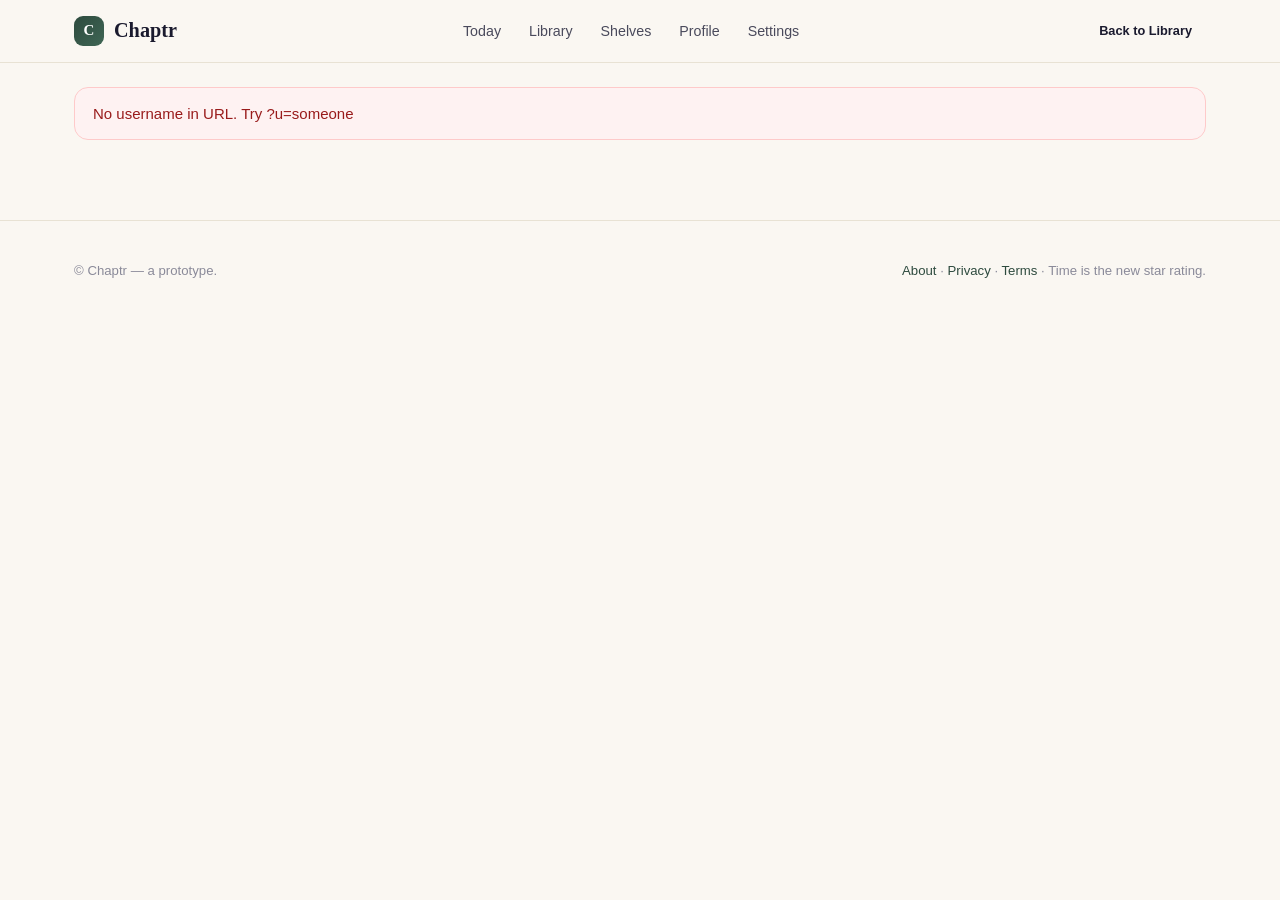
<file: user.html>
<!doctype html>
<html lang="en">
<head>
<meta charset="utf-8">
<meta name="viewport" content="width=device-width, initial-scale=1, viewport-fit=cover">
<meta name="theme-color" content="#FAF7F2">
<meta http-equiv="Content-Security-Policy" content="default-src 'self'; script-src 'self' 'unsafe-inline' https://*.clerk.accounts.dev https://clerk.accounts.dev https://static.cloudflareinsights.com; style-src 'self' 'unsafe-inline' https://fonts.googleapis.com; font-src 'self' https://fonts.gstatic.com; img-src 'self' data: blob: https://covers.openlibrary.org https://ia.openlibrary.org; connect-src 'self' https://chaptr-ask.isiah-williams.workers.dev https://*.clerk.accounts.dev https://clerk.accounts.dev https://openlibrary.org https://covers.openlibrary.org https://cloudflareinsights.com https://api.clerk.com; frame-src https://*.clerk.accounts.dev https://challenges.cloudflare.com https://appleid.apple.com https://accounts.google.com; object-src 'none'; base-uri 'self'; form-action 'self' https://*.clerk.accounts.dev https://appleid.apple.com https://accounts.google.com; upgrade-insecure-requests"><meta name="referrer" content="strict-origin-when-cross-origin"><meta http-equiv="X-Content-Type-Options" content="nosniff">
<link rel="manifest" href="manifest.json">
<link rel="icon" type="image/svg+xml" href="icon.svg">
<link rel="apple-touch-icon" href="icon.svg">
<meta name="apple-mobile-web-app-capable" content="yes">
<meta name="apple-mobile-web-app-status-bar-style" content="default">
<meta name="apple-mobile-web-app-title" content="Chaptr">
<meta name="mobile-web-app-capable" content="yes">
<title>Reader · Chaptr</title>
<link rel="preconnect" href="https://fonts.googleapis.com">
<link rel="preconnect" href="https://fonts.gstatic.com" crossorigin>
<link href="https://fonts.googleapis.com/css2?family=Fraunces:opsz,wght@9..144,400;9..144,500;9..144,600&family=Inter:wght@400;500;600;700&display=swap" rel="stylesheet">
<link rel="stylesheet" href="styles.css?v=8">
<style>
  .u-head { display: grid; grid-template-columns: 88px 1fr auto; gap: 18px; align-items: center; margin-top: 32px; }
  @media (max-width: 720px) { .u-head { grid-template-columns: 64px 1fr; } .u-head .actions { grid-column: 1 / -1; } }
  .u-avatar {
    width: 88px; height: 88px; border-radius: 999px;
    display: grid; place-items: center; color: #FFF;
    font-family: var(--serif); font-size: 2.2rem; font-weight: 600;
  }
  @media (max-width: 720px) { .u-avatar { width: 64px; height: 64px; font-size: 1.6rem; } }
  .u-name h1 { margin: 0 0 4px; font-size: clamp(1.6rem, 4vw, 2.2rem); }
  .u-handle { color: var(--ink-3); font-family: monospace; font-size: .9rem; }
  .u-stats { display: flex; gap: 18px; margin-top: 24px; flex-wrap: wrap; }
  .u-stat { padding: 12px 16px; background: var(--surface); border: 1px solid var(--border); border-radius: var(--r-md); }
  .u-stat .v { font-family: var(--serif); font-size: 1.6rem; color: var(--ink); }
  .u-stat .l { font-size: .72rem; letter-spacing: .08em; text-transform: uppercase; color: var(--ink-3); margin-top: 2px; }

  .empty-state { padding: 30px 16px; text-align: center; color: var(--ink-3); border: 1px dashed var(--border); border-radius: var(--r-md); }

  .reviews-list { display: flex; flex-direction: column; gap: 12px; margin-top: 14px; }
  .rv-row {
    display: grid; grid-template-columns: 48px 1fr; gap: 14px; padding: 14px;
    background: var(--surface); border: 1px solid var(--border); border-radius: var(--r-md);
  }
  .rv-row .cv { width: 48px; height: 70px; border-radius: 4px; box-shadow: var(--shadow-sm); background-size: cover !important; background-position: center !important; }
  .rv-row .t { font-family: var(--serif); font-size: 1.05rem; }
  .rv-row .meta { color: var(--ink-3); font-size: .82rem; }
  .rv-row .stars { color: var(--accent); margin-top: 4px; }
  .rv-row .qt { color: var(--ink-2); font-style: italic; margin-top: 6px; font-size: .9rem; }
  .rv-row .when { color: var(--ink-3); font-size: .78rem; margin-top: 4px; }
  .rv-row .vis-badge { font-size: .68rem; letter-spacing: .04em; text-transform: uppercase; color: var(--ink-3); }

  .shelves-grid { display: grid; grid-template-columns: repeat(auto-fill, minmax(220px, 1fr)); gap: 14px; margin-top: 14px; }
  .sh-card { padding: 16px; background: var(--surface); border: 1px solid var(--border); border-radius: var(--r-md); }
  .sh-card .nm { font-family: var(--serif); font-size: 1.05rem; margin-bottom: 6px; }
  .sh-card .preview { display: flex; margin-top: 8px; }
  .sh-card .mini { width: 28px; height: 40px; border-radius: 3px; box-shadow: var(--shadow-sm); margin-left: -6px; border: 2px solid var(--surface); background-size: cover !important; background-position: center !important; }
  .sh-card .mini:first-child { margin-left: 0; }
  .sh-card .cnt { font-family: var(--serif); font-size: 1.8rem; line-height: 1; }
  .sh-card .lbl { font-size: .72rem; letter-spacing: .08em; text-transform: uppercase; color: var(--ink-3); margin-top: 4px; }

  .err-banner { background: #FEF2F2; color: #991B1B; border: 1px solid #FECACA; padding: 14px 18px; border-radius: var(--r-md); margin: 24px 0; }
</style>
</head>
<body>

<nav class="nav">
  <div class="container nav-inner">
    <a class="brand" href="index.html">
      <span class="brand-mark">C</span> Chaptr
    </a>
    <div class="nav-links">
      <a href="today.html">Today</a>
      <a href="library.html">Library</a>
      <a href="shelves.html">Shelves</a>
      <a href="profile.html">Profile</a>
      <a href="settings.html">Settings</a>
    </div>
    <div class="nav-cta">
      <a href="library.html" class="btn btn-ghost btn-sm hide-sm">Back to Library</a>
    </div>
  </div>
</nav>

<main class="container">

  <div id="userMain" style="display:none;">
    <section class="u-head">
      <div class="u-avatar" id="uAvatar">–</div>
      <div class="u-name">
        <h1 id="uName">Reader</h1>
        <div class="u-handle">@<span id="uHandle">reader</span></div>
      </div>
      <div class="actions">
        <button class="btn btn-primary btn-sm" id="uFollowBtn" style="display:none;">Follow</button>
      </div>
    </section>

    <div class="u-stats">
      <div class="u-stat"><div class="v" id="uReviewCount">0</div><div class="l">Public reviews</div></div>
      <div class="u-stat"><div class="v" id="uShelfCount">0</div><div class="l">Public shelves</div></div>
    </div>

    <section style="margin-top:32px;">
      <div class="eyebrow">Public shelves</div>
      <h2 style="margin:6px 0 0;">What they've curated.</h2>
      <div id="uShelves"></div>
    </section>

    <section style="margin-top:32px;">
      <div class="eyebrow">Public reviews</div>
      <h2 style="margin:6px 0 0;">What they thought.</h2>
      <div id="uReviews"></div>
    </section>
  </div>

  <div id="userError" class="err-banner" style="display:none;"></div>

</main>

<footer class="footer">
  <div class="container row">
    <span>© Chaptr — a prototype.</span>
    <span class="muted"><a href="about.html">About</a> · <a href="privacy.html">Privacy</a> · <a href="terms.html">Terms</a> · Time is the new star rating.</span>
  </div>
</footer>

<script src="app.js?v=51"></script>
<script>
  const { findBook, OL, Auth, Sync, Social, ShelvesBackend, renderSpoilers, hashHue } = window.Chaptr;

  const params = new URLSearchParams(location.search);
  const username = (params.get('u') || '').trim().toLowerCase();

  function showError(msg) {
    document.getElementById('userError').style.display = '';
    document.getElementById('userError').textContent = msg;
  }
  function escapeHtml(s) {
    return String(s || '').replace(/[&<>"']/g, c => ({'&':'&amp;','<':'&lt;','>':'&gt;','"':'&quot;',"'":'&#39;'}[c]));
  }
  function initials(name, handle) {
    const src = (name || handle || 'R').trim();
    const parts = src.split(/\s+/);
    if (parts.length >= 2) return (parts[0][0] + parts[parts.length - 1][0]).toUpperCase();
    return src.slice(0, 2).toUpperCase();
  }
  function starString(rating) {
    if (!rating) return '';
    const full = Math.floor(rating);
    const half = (rating - full) >= 0.5;
    return '★'.repeat(full) + (half ? '½' : '') + '☆'.repeat(5 - full - (half ? 1 : 0));
  }
  function fmtAgo(iso) {
    if (!iso) return '';
    const ms = Date.now() - new Date(iso).getTime();
    if (ms < 3600000) return `${Math.round(ms / 60000)}m ago`;
    if (ms < 86400000) return `${Math.round(ms / 3600000)}h ago`;
    return `${Math.round(ms / 86400000)}d ago`;
  }
  async function bootstrap() {
    if (!username) { showError('No username in URL. Try ?u=someone'); return; }
    // Load Auth in the background so the Follow button can hydrate.
    if (Auth.configured()) Auth.load().catch(() => {});

    const shelvesData = await ShelvesBackend.fetchUserShelves(username);
    const reviewsData = await ShelvesBackend.fetchUserReviews(username);
    const data = shelvesData || reviewsData;
    if (!data?.profile) { showError(`No reader found at @${escapeHtml(username)}.`); return; }
    document.getElementById('userMain').style.display = '';

    const p = data.profile;
    document.title = (p.displayName || p.username) + ' · Chaptr';
    document.getElementById('uName').textContent = p.displayName || p.username || 'Reader';
    document.getElementById('uHandle').textContent = p.username || username;
    const hue = p.avatarHue ?? hashHue(p.username || '');
    const av = document.getElementById('uAvatar');
    av.style.background = `linear-gradient(135deg, hsl(${hue},45%,40%), hsl(${(hue+40)%360},55%,55%))`;
    av.textContent = initials(p.displayName, p.username);

    const shelves = shelvesData?.shelves || [];
    const reviews = reviewsData?.reviews || [];
    document.getElementById('uShelfCount').textContent = shelves.length;
    document.getElementById('uReviewCount').textContent = reviews.length;

    renderShelves(shelves);
    renderReviews(reviews);
    wireFollow(p);
  }

  function renderShelves(shelves) {
    const wrap = document.getElementById('uShelves');
    if (!shelves.length) {
      wrap.innerHTML = `<div class="empty-state" style="margin-top:14px;">No public shelves yet.</div>`;
      return;
    }
    wrap.innerHTML = `<div class="shelves-grid">${shelves.map((s, i) => {
      const previews = s.books.slice(0, 4).map((id, ix) => `<div class="mini" data-sh="${i}" data-ix="${ix}"></div>`).join('');
      return `<div class="sh-card">
        <div class="nm">${escapeHtml(s.name)}</div>
        <div class="cnt">${s.books.length}</div>
        <div class="lbl">book${s.books.length === 1 ? '' : 's'}${s.visibility === 'friends' ? ' · friends only' : ''}</div>
        <div class="preview">${previews || '<span class="muted" style="font-size:.85rem;">Empty</span>'}</div>
      </div>`;
    }).join('')}</div>`;
    shelves.forEach((s, i) => {
      s.books.slice(0, 4).forEach((id, ix) => {
        const node = wrap.querySelector(`[data-sh="${i}"][data-ix="${ix}"]`);
        if (node) OL.applyCover(node, findBook(id), 'S');
      });
    });
  }

  function renderReviews(reviews) {
    const wrap = document.getElementById('uReviews');
    if (!reviews.length) {
      wrap.innerHTML = `<div class="empty-state" style="margin-top:14px;">No reviews shared yet.</div>`;
      return;
    }
    wrap.innerHTML = `<div class="reviews-list">${reviews.map((r, i) => {
      const b = findBook(r.bookId);
      return `<div class="rv-row">
        <div class="cv" data-rv="${i}"></div>
        <div>
          <div class="t">${escapeHtml(b.title)}</div>
          <div class="meta">${escapeHtml(b.author)} · ${b.genre} · ${b.pages}p</div>
          ${r.rating ? `<div class="stars">${starString(r.rating)}</div>` : ''}
          ${r.text ? `<div class="qt">"${renderSpoilers(r.text)}"</div>` : ''}
          <div class="when">${fmtAgo(r.updatedAt)}${r.visibility === 'friends' ? ' · <span class="vis-badge">friends only</span>' : ''}</div>
        </div>
      </div>`;
    }).join('')}</div>`;
    reviews.forEach((r, i) => {
      const node = wrap.querySelector(`[data-rv="${i}"]`);
      if (node) OL.applyCover(node, findBook(r.bookId), 'S');
    });
  }

  async function wireFollow(profile) {
    // Hide Follow if it's your own profile or you're signed out.
    if (!Auth.configured()) return;
    // Wait for Clerk to finish loading before checking signed-in state.
    await Auth.load().catch(() => {});
    if (!Auth.signedIn()) return;
    const myProfile = await Social.getMyProfile();
    if (myProfile?.username && myProfile.username === profile.username) return;

    const btn = document.getElementById('uFollowBtn');
    btn.style.display = '';
    let following = false;
    try {
      const follows = await Social.getMyFollows();
      following = !!(follows.following || []).find(f => f.username === profile.username);
    } catch {}
    function paint() {
      btn.textContent = following ? 'Following' : 'Follow';
      btn.className = following ? 'btn btn-outline btn-sm' : 'btn btn-primary btn-sm';
    }
    paint();
    btn.addEventListener('click', async () => {
      btn.disabled = true;
      try {
        if (following) { await Social.unfollow(profile.username); following = false; }
        else { await Social.follow(profile.username); following = true; }
        paint();
        Social.invalidateFeed();
      } catch (e) { btn.textContent = 'Error: ' + e.message; }
      finally { btn.disabled = false; }
    });
  }

  bootstrap().catch(e => showError('Failed to load: ' + e.message));
</script>
<!-- Cloudflare Web Analytics (privacy-friendly, no cookies) -->
<script defer src="https://static.cloudflareinsights.com/beacon.min.js" data-cf-beacon='{"token": "a58f9965e72a49edbb8fab97534f1751"}'></script>
</body>
</html>
</file>
<file: styles.css>
:root {
  --bg: #FAF7F2;
  --surface: #FFFFFF;
  --surface-2: #F4EFE6;
  --ink: #1A1A2E;
  --ink-2: #4A4A5C;
  --ink-3: #8A8A99;
  --border: #E8E2D4;
  --primary: #2D4A3E;
  --primary-2: #3F6655;
  --primary-tint: #E6EDE8;
  --accent: #C2410C;
  --accent-tint: #FDF2E9;
  --success: #15803D;
  --danger: #B91C1C;
  --shadow-sm: 0 1px 2px rgba(20,20,30,.04), 0 1px 1px rgba(20,20,30,.03);
  --shadow-md: 0 4px 14px rgba(20,20,30,.06), 0 1px 3px rgba(20,20,30,.04);
  --shadow-lg: 0 18px 40px rgba(20,20,30,.10), 0 4px 10px rgba(20,20,30,.05);
  --r-sm: 8px;
  --r-md: 14px;
  --r-lg: 22px;
  --r-pill: 999px;
  --max: 1180px;
  --sans: 'Inter', -apple-system, BlinkMacSystemFont, 'Segoe UI', sans-serif;
  --serif: 'Fraunces', Georgia, 'Times New Roman', serif;
}

* { box-sizing: border-box; }

html, body {
  margin: 0;
  padding: 0;
  background: var(--bg);
  color: var(--ink);
  font-family: var(--sans);
  font-size: 15px;
  line-height: 1.55;
  -webkit-font-smoothing: antialiased;
  text-rendering: optimizeLegibility;
}

a { color: var(--primary); text-decoration: none; }
a:hover { color: var(--primary-2); }

h1, h2, h3, h4 {
  font-family: var(--serif);
  font-weight: 500;
  letter-spacing: -0.01em;
  margin: 0 0 .5em;
  color: var(--ink);
}
h1 { font-size: clamp(2.2rem, 5vw, 3.6rem); line-height: 1.05; }
h2 { font-size: clamp(1.6rem, 3vw, 2.2rem); line-height: 1.15; }
h3 { font-size: 1.25rem; line-height: 1.25; }

p { margin: 0 0 1em; color: var(--ink-2); }
small, .muted { color: var(--ink-3); }
.eyebrow { font-size: .72rem; font-weight: 600; letter-spacing: .14em; text-transform: uppercase; color: var(--primary); }

button { font: inherit; cursor: pointer; border: 0; background: none; color: inherit; }

.container { max-width: var(--max); margin: 0 auto; padding: 0 24px; }

/* ---------- NAV ---------- */
.nav {
  position: sticky; top: 0; z-index: 50;
  background: rgba(250,247,242,.85);
  backdrop-filter: saturate(160%) blur(12px);
  -webkit-backdrop-filter: saturate(160%) blur(12px);
  border-bottom: 1px solid var(--border);
}
.nav-inner {
  display: flex; align-items: center; justify-content: space-between;
  padding: 14px 0;
}
.brand {
  display: flex; align-items: center; gap: 10px;
  font-family: var(--serif); font-size: 1.35rem; font-weight: 600;
  color: var(--ink);
}
.brand-mark {
  width: 30px; height: 30px; border-radius: 9px;
  background: linear-gradient(135deg, var(--primary), var(--primary-2));
  display: grid; place-items: center; color: #FFF;
  font-family: var(--serif); font-weight: 600; font-size: 1rem;
}
.nav-links { display: flex; gap: 28px; align-items: center; }
.nav-links a { color: var(--ink-2); font-weight: 500; font-size: .95rem; }
.nav-links a:hover { color: var(--ink); }
.nav-links a.active { color: var(--primary); }
.nav-cta { display: flex; gap: 10px; align-items: center; }

/* ---------- BUTTONS ---------- */
.btn {
  display: inline-flex; align-items: center; gap: 8px;
  padding: 11px 20px; border-radius: var(--r-pill);
  font-weight: 600; font-size: .92rem;
  transition: transform .15s ease, box-shadow .15s ease, background .15s ease;
}
.btn-primary { background: var(--ink); color: #FFF; }
.btn-primary:hover { background: var(--primary); transform: translateY(-1px); }
.btn-ghost { color: var(--ink); }
.btn-ghost:hover { background: var(--surface-2); }
.btn-outline { background: var(--surface); color: var(--ink); border: 1px solid var(--border); }
.btn-outline:hover { border-color: var(--ink-3); }
.btn-accent { background: var(--accent); color: #FFF; }
.btn-accent:hover { background: #9A340A; }
.btn-sm { padding: 7px 14px; font-size: .85rem; }
.btn-lg { padding: 14px 26px; font-size: 1rem; }

/* ---------- CARDS ---------- */
.card {
  background: var(--surface);
  border: 1px solid var(--border);
  border-radius: var(--r-md);
  padding: 20px;
  box-shadow: var(--shadow-sm);
}
.card-lg { padding: 28px; border-radius: var(--r-lg); box-shadow: var(--shadow-md); }

/* ---------- BADGES / PILLS ---------- */
.pill {
  display: inline-flex; align-items: center; gap: 6px;
  padding: 4px 10px; border-radius: var(--r-pill);
  background: var(--surface-2); color: var(--ink-2);
  font-size: .78rem; font-weight: 500;
}
.pill-primary { background: var(--primary-tint); color: var(--primary); }
.pill-accent  { background: var(--accent-tint); color: var(--accent); }

/* ---------- FOOTER ---------- */
.footer {
  margin-top: 80px; padding: 40px 0 60px;
  border-top: 1px solid var(--border);
  color: var(--ink-3); font-size: .88rem;
}
.footer .row { display: flex; justify-content: space-between; align-items: center; gap: 16px; flex-wrap: wrap; }

/* ---------- UTILITIES ---------- */
.row { display: flex; }
.col { display: flex; flex-direction: column; }
.gap-8 { gap: 8px; } .gap-12 { gap: 12px; } .gap-16 { gap: 16px; } .gap-24 { gap: 24px; }
.center { align-items: center; justify-content: center; }
.between { justify-content: space-between; }
.grow { flex: 1; }
.hide-sm { }
@media (max-width: 720px) {
  .hide-sm { display: none !important; }
  .nav-links { display: none; }
}

/* ---------- A11Y + APP-STORE POLISH (V4 final) ---------- */
/* Visible focus ring only on keyboard-driven focus, not mouse clicks. */
:focus { outline: none; }
:focus-visible {
  outline: 2px solid var(--primary);
  outline-offset: 2px;
  border-radius: 4px;
}
button, a, input, select, textarea { -webkit-tap-highlight-color: transparent; }
button:active, .btn:active, .browse-chip:active, .ask-chip:active, .move-btn:active,
.tag-btn:active, .review-btn:active { transform: scale(0.97); }
.btn, button { transition: transform .08s ease, background .15s ease, border-color .15s ease, color .15s ease; }

/* Honor users who prefer less motion. */
@media (prefers-reduced-motion: reduce) {
  *, *::before, *::after {
    animation-duration: 0.01ms !important;
    animation-iteration-count: 1 !important;
    transition-duration: 0.01ms !important;
    scroll-behavior: auto !important;
  }
}

/* Generic skeleton block — used for "loading…" placeholders. */
.skel {
  background: linear-gradient(90deg, var(--surface-2) 25%, var(--border) 50%, var(--surface-2) 75%);
  background-size: 200% 100%;
  animation: skel-pulse 1.4s ease-in-out infinite;
  border-radius: var(--r-sm);
}
@keyframes skel-pulse { 0% { background-position: 200% 0; } 100% { background-position: -200% 0; } }

/* Screen-reader-only utility for accessible labels. */
.sr-only {
  position: absolute;
  width: 1px; height: 1px; padding: 0; margin: -1px;
  overflow: hidden; clip: rect(0, 0, 0, 0); white-space: nowrap; border: 0;
}

/* iOS PWA fix: when launched from home screen with display:standalone,
   the body needs to fill the screen without bouncing past the safe area. */
@media all and (display-mode: standalone) {
  html, body { overscroll-behavior-y: none; }
}

/* ---------- COLLAPSIBLE SECTIONS (V4 settings polish) ---------- */
/* A <details>-based disclosure widget styled to match our section headers.
   The whole eyebrow+h2 block is the clickable summary; a small chevron
   on the right rotates 180deg when open. */
.section.collapsible details > summary {
  cursor: pointer;
  list-style: none;
  display: flex;
  justify-content: space-between;
  align-items: flex-start;
  gap: 12px;
  padding: 4px 0;
  -webkit-tap-highlight-color: transparent;
}
.section.collapsible details > summary::-webkit-details-marker { display: none; }
.section.collapsible details > summary::marker { content: ''; }
.section.collapsible details > summary > .chev {
  width: 28px; height: 28px;
  display: grid; place-items: center;
  color: var(--ink-3);
  font-size: 1.1rem;
  flex-shrink: 0;
  margin-top: 4px;
  transition: transform 0.2s ease;
}
.section.collapsible details[open] > summary > .chev { transform: rotate(180deg); }
.section.collapsible details > summary:hover .chev { color: var(--primary); }
.section.collapsible details > summary h2 { margin-bottom: 0; }

/* ---------- SPOILER TAGS (Phase 2B) ---------- */
.spoiler {
  background: var(--ink);
  color: var(--ink);
  border-radius: 3px;
  padding: 0 4px;
  cursor: pointer;
  user-select: none;
  filter: blur(4px);
  transition: filter .15s, color .15s;
}
.spoiler:hover { filter: blur(2px); }
.spoiler.revealed {
  background: var(--surface-2);
  color: var(--ink);
  filter: none;
  cursor: text;
  user-select: text;
}

/* ---------- SCROLLBAR (subtle) ---------- */
::-webkit-scrollbar { width: 10px; height: 10px; }
::-webkit-scrollbar-thumb { background: var(--border); border-radius: 10px; }
::-webkit-scrollbar-thumb:hover { background: var(--ink-3); }

/* ---------- NOW READING PILL (persistent across pages) ---------- */
.now-reading-pill {
  display: none;
  position: fixed;
  z-index: 55;
  align-items: center;
  gap: 12px;
  padding: 8px 16px 8px 8px;
  background: var(--ink);
  color: #FFF;
  border-radius: 999px;
  text-decoration: none;
  box-shadow: 0 8px 24px rgba(20, 20, 30, .28);
  transition: opacity .2s, transform .2s;
  /* mobile-first: pinned above bottom nav, centered */
  left: 12px; right: 12px; bottom: calc(76px + env(safe-area-inset-bottom));
  max-width: 560px; margin: 0 auto;
}
.now-reading-pill.active { display: flex; }
.now-reading-pill:hover { color: #FFF; transform: translateY(-1px); }
.now-reading-pill:active { transform: translateY(0); }
.now-reading-pill .nrp-cover {
  width: 40px; height: 56px; border-radius: 4px;
  background-size: cover !important; background-position: center !important;
  flex-shrink: 0; box-shadow: 0 2px 6px rgba(0,0,0,.3);
}
.now-reading-pill .nrp-meta { flex: 1; min-width: 0; }
.now-reading-pill .nrp-eyebrow {
  font-size: .65rem; letter-spacing: .12em; text-transform: uppercase;
  color: rgba(255, 255, 255, .65);
  display: flex; align-items: center; gap: 6px;
}
.now-reading-pill .nrp-dot {
  width: 6px; height: 6px; border-radius: 999px; background: var(--accent);
  animation: nrp-pulse 1s ease-out infinite;
}
.now-reading-pill .nrp-paused-label { display: none; }
.now-reading-pill.paused .nrp-dot { animation: none; background: var(--ink-3); }
.now-reading-pill.paused .nrp-paused-label { display: inline; }
@keyframes nrp-pulse {
  0%, 100% { opacity: 1; transform: scale(1); }
  50%      { opacity: .5; transform: scale(1.5); }
}
.now-reading-pill .nrp-title {
  font-family: var(--serif); font-size: 1rem;
  white-space: nowrap; overflow: hidden; text-overflow: ellipsis;
  margin-top: 2px;
}
.now-reading-pill .nrp-time {
  font-family: var(--serif); font-variant-numeric: tabular-nums;
  font-size: 1.15rem; font-weight: 500; flex-shrink: 0;
}

/* Desktop: float bottom-right, no bottom nav to clear */
@media (min-width: 721px) {
  .now-reading-pill {
    left: auto; right: 24px; bottom: 24px; margin: 0;
    max-width: 380px;
  }
  body.has-now-reading-pill main { padding-bottom: 100px; }
}

/* Mobile: bump main padding so pill doesn't cover content */
@media (max-width: 720px) {
  body.has-now-reading-pill main {
    padding-bottom: calc(160px + env(safe-area-inset-bottom));
  }
}

/* ---------- SAFE AREAS (iOS notch + home indicator) ---------- */
.nav { padding-top: env(safe-area-inset-top); }
.container { padding-left: max(24px, env(safe-area-inset-left)); padding-right: max(24px, env(safe-area-inset-right)); }

/* ---------- BOTTOM TAB NAV (mobile only) ---------- */
.bottom-nav { display: none; }

@media (max-width: 720px) {
  .bottom-nav {
    display: flex;
    position: fixed;
    bottom: 0; left: 0; right: 0;
    z-index: 60;
    background: rgba(250, 247, 242, .96);
    backdrop-filter: saturate(160%) blur(14px);
    -webkit-backdrop-filter: saturate(160%) blur(14px);
    border-top: 1px solid var(--border);
    padding-bottom: env(safe-area-inset-bottom);
    padding-left: env(safe-area-inset-left);
    padding-right: env(safe-area-inset-right);
  }
  .bottom-nav a {
    flex: 1;
    display: flex;
    flex-direction: column;
    align-items: center;
    justify-content: center;
    gap: 3px;
    padding: 10px 2px;
    min-height: 56px;
    color: var(--ink-3);
    text-decoration: none;
    font-size: .66rem;
    font-weight: 500;
    letter-spacing: .01em;
    -webkit-tap-highlight-color: transparent;
    transition: color .15s;
    white-space: nowrap;
  }
  .bottom-nav a.active { color: var(--primary); }
  .bottom-nav a:active { background: var(--primary-tint); }
  .bottom-nav .bn-icon { width: 24px; height: 24px; display: grid; place-items: center; }
  .bottom-nav .bn-icon svg { width: 22px; height: 22px; }
  .bottom-nav a.active .bn-icon svg { stroke-width: 2.4; }

  /* push main content above the bottom nav */
  main { padding-bottom: calc(72px + env(safe-area-inset-bottom)); }
  .footer { margin-top: 32px; margin-bottom: calc(72px + env(safe-area-inset-bottom)); padding: 24px 0; }

  /* hide top nav CTA buttons on mobile — bottom nav handles navigation */
  .nav-cta { display: none; }

  /* tighten top nav since the bottom nav owns the heavy lifting */
  .nav-inner { padding: 10px 0; }

  /* larger touch targets for buttons, chips, pills */
  .btn { min-height: 44px; }
  .btn-sm { min-height: 36px; }
  .browse-chip, .ask-chip { min-height: 36px; }
  .tab { min-height: 44px; }

  /* dialogs respect safe areas */
  .dialog-backdrop, .dlg-back { padding-bottom: max(16px, env(safe-area-inset-bottom)); }
}

/* ---------- COMPREHENSIVE MOBILE POLISH ---------- */
@media (max-width: 720px) {
  /* iOS auto-zooms <input>/<textarea>/<select> when font-size is under 16px on
     focus, which yanks the layout sideways. Pin everything that takes focus
     to 16px to stop that behavior. */
  input[type="text"], input[type="email"], input[type="url"], input[type="number"],
  input[type="search"], input[type="password"], input[type="tel"], input[type="date"],
  select, textarea {
    font-size: 16px !important;
  }

  /* Top-nav inline links collide with the bottom-nav. We already hide them at
     720px (.nav-links). Reinforce here in case a specific page overrides. */
  .nav-links { display: none !important; }
  .nav-inner { padding: 8px 0; }
  .brand { font-size: 1.2rem; }
  .brand-mark { width: 30px; height: 30px; }

  /* Container side-padding tightens on phones so cards aren't crowded. */
  .container { padding-left: max(16px, env(safe-area-inset-left));
               padding-right: max(16px, env(safe-area-inset-right)); }

  /* H1/H2 don't need to be desktop-huge on a phone. clamp() already does
     most of this but harden specific pages where copy is long. */
  h1 { font-size: clamp(1.6rem, 7vw, 2.4rem); }
  h2 { font-size: clamp(1.3rem, 5vw, 1.8rem); }

  /* Cards: less internal padding on phones so content has room. */
  .card { padding: 16px; }
  .card-lg { padding: 20px; }

  /* Profile stats row: 2x2 instead of 1x4. Each tile still has the same height. */
  .stats-row { grid-template-columns: repeat(2, 1fr) !important; gap: 10px !important; }
  .stat-tile { padding: 14px !important; }
  .stat-tile .value { font-size: 1.6rem !important; }

  /* Account card (Profile): the avatar+name+email+SignOut row should wrap
     gracefully on narrow screens. Inner min-width relaxed so it doesn't
     force the parent wider than the card. */
  #accountSignedIn > div:first-child {
    flex-wrap: wrap;
  }
  #accountSignedIn > div:first-child > div[style*="min-width:200px"],
  #accountSignedIn > div:first-child > div[style*="min-width: 200px"] {
    min-width: 0 !important;
  }
  #accountSignedIn > div:first-child > button#authSignOutBtn {
    margin-left: auto;
  }
  /* Username editor's inner block had min-width:220px; let it shrink too. */
  #usernameEditor > div[style*="min-width:220px"],
  #usernameEditor > div[style*="min-width: 220px"] {
    min-width: 0 !important;
  }

  /* Account heading: hide the "Sign in to sync across devices." h1 from being
     huge on mobile — it's already clamp'd but the long sentence wraps poorly. */
  #accountHeading { font-size: clamp(1.4rem, 6vw, 2rem); line-height: 1.1; }

  /* Account 'change' link inside the heading shouldn't dwarf the name. */
  #accountHeading a { font-size: .95em; }

  /* Modals: cap height so they fit on small viewports + allow inner scrolling. */
  .dlg-card, .dlg-back .dlg-card,
  .v3-dlg-card,
  .invite-dlg-card,
  #friendsDlg > div {
    max-height: calc(100vh - 32px - env(safe-area-inset-bottom));
    overflow-y: auto;
    -webkit-overflow-scrolling: touch;
  }

  /* The Find Friends and New Group Challenge modals nest a scrolling results
     list — keep it scrollable independent of the outer modal scroll. */
  #friendsResults, #fcInviteResults, #inviteSearchResults {
    max-height: 50vh;
    overflow-y: auto;
  }

  /* Settings rows: stack the input + Save button vertically when label and
     input are competing for the same row. */
  .settings-row {
    flex-wrap: wrap;
    gap: 10px;
  }
  .settings-row > input[type="number"] { width: 100%; max-width: 100%; }

  /* AI toggle rows: keep the switch flush right but allow long descriptions to wrap. */
  .ai-row { flex-wrap: nowrap; }
  .ai-row .ai-meta { min-width: 0; flex: 1; }

  /* Annual challenge controls stack under the ring instead of beside it. */
  .yc-row { grid-template-columns: 1fr !important; text-align: center; }
  .yc-ring { margin: 0 auto; }
  .yc-controls { align-items: stretch; }

  /* Recent rows on Today (history list) cram 5 columns into a phone. Drop
     the page count column on narrow screens; mood and minutes remain. */
  .recent-row { grid-template-columns: auto 1fr auto auto !important; }
  .recent-row .col-title { font-size: .88rem; }
  .recent-row > :nth-child(4) { display: none; } /* hide pages column */

  /* For You carousel (Library): tighten the cards so two-and-a-bit show
     instead of 1.2. */
  .foryou .rec-card { flex-basis: 220px !important; }

  /* Browse chips wrap rather than overflow */
  .chips { gap: 6px; }
  .browse-chip { font-size: .82rem; padding: 8px 12px; }

  /* Bottom nav: at very narrow widths (small phones, large fonts) drop the
     labels and show icon-only so 5 tabs fit without label truncation. */
  @media (max-width: 380px) {
    .bottom-nav .bn-label { display: none; }
    .bottom-nav a { gap: 0; padding: 12px 0; }
    .bottom-nav .bn-icon svg { width: 24px; height: 24px; }
  }

  /* Pill/badge inline content sometimes overflows tight rows. */
  .pill { font-size: .72rem; padding: 4px 10px; }

  /* Friend feed item: collapse the "when" column to a sub-line on tight screens
     (already partially handled in feed-item but tighten further) */
  .feed-item { gap: 10px; padding: 12px; }
  .feed-item .feed-cover { width: 40px; height: 58px; }
  .feed-item .when { font-size: .72rem; }

  /* Now-reading pill: keep it within thumb reach without overlapping content. */
  .now-reading-pill {
    padding: 8px 12px 8px 8px;
    max-width: calc(100% - 24px);
  }
  .now-reading-pill .nrp-title { font-size: .92rem; }
  .now-reading-pill .nrp-time { font-size: 1rem; }

  /* Form inputs in dialogs: full width by default on mobile */
  .v3-field input, .review-text { width: 100%; }
}

/* Extra-narrow (e.g. iPhone SE, older Android phones, large accessibility text) */
@media (max-width: 360px) {
  .container { padding-left: 12px; padding-right: 12px; }
  .card { padding: 14px; }
  /* Profile stats: single column at the absolute narrowest */
  .stats-row { grid-template-columns: 1fr !important; }
}
</file>
